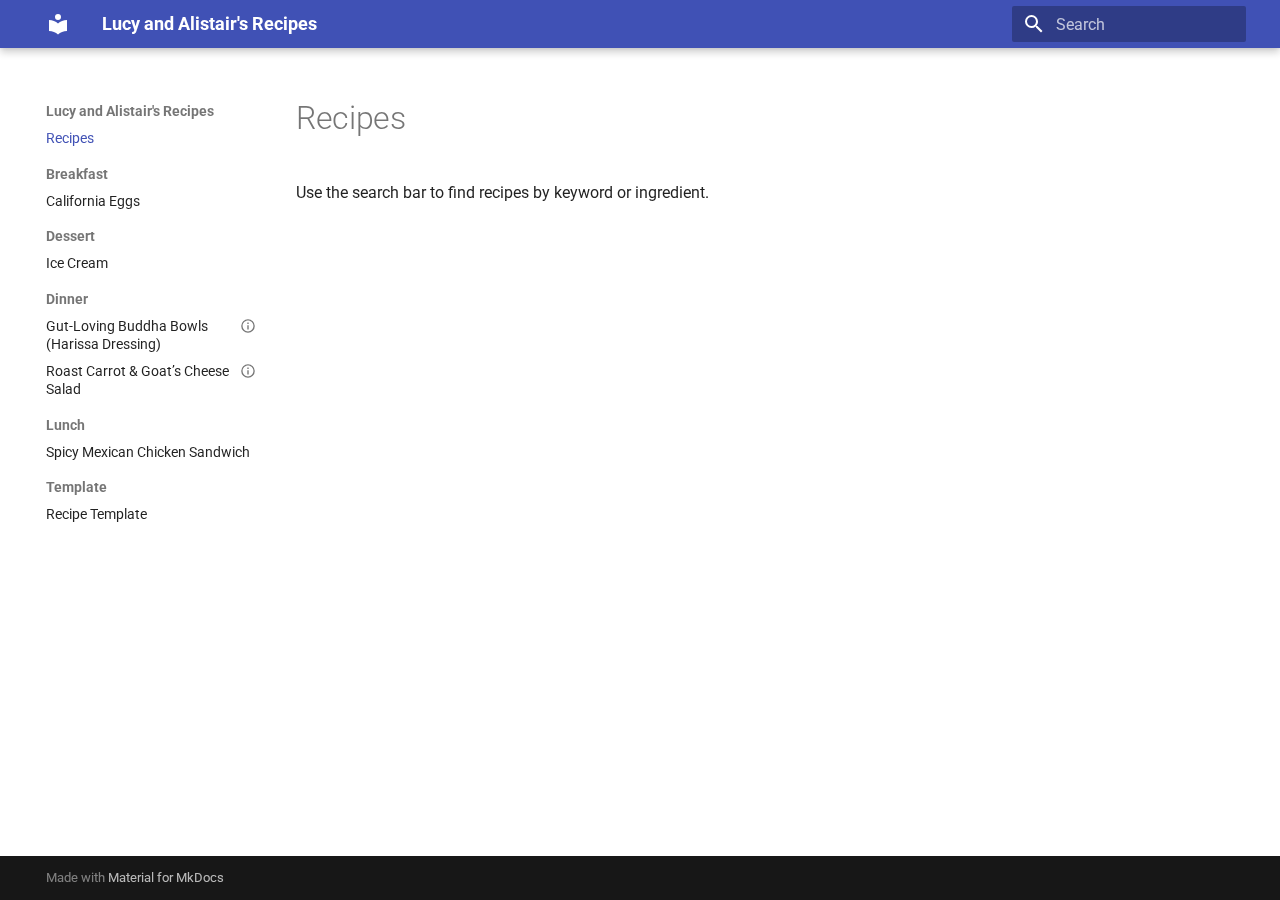
<file: index.html>
<!doctype html>
<html lang="en" class="no-js">
  <head>
    
      <meta charset="utf-8">
      <meta name="viewport" content="width=device-width,initial-scale=1">
      
      
      
      
      
        <link rel="next" href="Breakfast/California%20Eggs/">
      
      
        
      
      
      <link rel="icon" href="assets/images/favicon.png">
      <meta name="generator" content="mkdocs-1.6.1, mkdocs-material-9.7.1">
    
    
      
        <title>Lucy and Alistair's Recipes</title>
      
    
    
      <link rel="stylesheet" href="assets/stylesheets/main.484c7ddc.min.css">
      
      


    
    
      
    
    
      
        
        
        <link rel="preconnect" href="https://fonts.gstatic.com" crossorigin>
        <link rel="stylesheet" href="https://fonts.googleapis.com/css?family=Roboto:300,300i,400,400i,700,700i%7CRoboto+Mono:400,400i,700,700i&display=fallback">
        <style>:root{--md-text-font:"Roboto";--md-code-font:"Roboto Mono"}</style>
      
    
    
    <script>__md_scope=new URL(".",location),__md_hash=e=>[...e].reduce(((e,_)=>(e<<5)-e+_.charCodeAt(0)),0),__md_get=(e,_=localStorage,t=__md_scope)=>JSON.parse(_.getItem(t.pathname+"."+e)),__md_set=(e,_,t=localStorage,a=__md_scope)=>{try{t.setItem(a.pathname+"."+e,JSON.stringify(_))}catch(e){}}</script>
    
      

    
    
  </head>
  
  
    <body dir="ltr">
  
    
    <input class="md-toggle" data-md-toggle="drawer" type="checkbox" id="__drawer" autocomplete="off">
    <input class="md-toggle" data-md-toggle="search" type="checkbox" id="__search" autocomplete="off">
    <label class="md-overlay" for="__drawer"></label>
    <div data-md-component="skip">
      
        
        <a href="#recipes" class="md-skip">
          Skip to content
        </a>
      
    </div>
    <div data-md-component="announce">
      
    </div>
    
    
      

  

<header class="md-header md-header--shadow" data-md-component="header">
  <nav class="md-header__inner md-grid" aria-label="Header">
    <a href="." title="Lucy and Alistair&#39;s Recipes" class="md-header__button md-logo" aria-label="Lucy and Alistair's Recipes" data-md-component="logo">
      
  
  <svg xmlns="http://www.w3.org/2000/svg" viewBox="0 0 24 24"><path d="M12 8a3 3 0 0 0 3-3 3 3 0 0 0-3-3 3 3 0 0 0-3 3 3 3 0 0 0 3 3m0 3.54C9.64 9.35 6.5 8 3 8v11c3.5 0 6.64 1.35 9 3.54 2.36-2.19 5.5-3.54 9-3.54V8c-3.5 0-6.64 1.35-9 3.54"/></svg>

    </a>
    <label class="md-header__button md-icon" for="__drawer">
      
      <svg xmlns="http://www.w3.org/2000/svg" viewBox="0 0 24 24"><path d="M3 6h18v2H3zm0 5h18v2H3zm0 5h18v2H3z"/></svg>
    </label>
    <div class="md-header__title" data-md-component="header-title">
      <div class="md-header__ellipsis">
        <div class="md-header__topic">
          <span class="md-ellipsis">
            Lucy and Alistair's Recipes
          </span>
        </div>
        <div class="md-header__topic" data-md-component="header-topic">
          <span class="md-ellipsis">
            
              Recipes
            
          </span>
        </div>
      </div>
    </div>
    
    
      <script>var palette=__md_get("__palette");if(palette&&palette.color){if("(prefers-color-scheme)"===palette.color.media){var media=matchMedia("(prefers-color-scheme: light)"),input=document.querySelector(media.matches?"[data-md-color-media='(prefers-color-scheme: light)']":"[data-md-color-media='(prefers-color-scheme: dark)']");palette.color.media=input.getAttribute("data-md-color-media"),palette.color.scheme=input.getAttribute("data-md-color-scheme"),palette.color.primary=input.getAttribute("data-md-color-primary"),palette.color.accent=input.getAttribute("data-md-color-accent")}for(var[key,value]of Object.entries(palette.color))document.body.setAttribute("data-md-color-"+key,value)}</script>
    
    
    
      
      
        <label class="md-header__button md-icon" for="__search">
          
          <svg xmlns="http://www.w3.org/2000/svg" viewBox="0 0 24 24"><path d="M9.5 3A6.5 6.5 0 0 1 16 9.5c0 1.61-.59 3.09-1.56 4.23l.27.27h.79l5 5-1.5 1.5-5-5v-.79l-.27-.27A6.52 6.52 0 0 1 9.5 16 6.5 6.5 0 0 1 3 9.5 6.5 6.5 0 0 1 9.5 3m0 2C7 5 5 7 5 9.5S7 14 9.5 14 14 12 14 9.5 12 5 9.5 5"/></svg>
        </label>
        <div class="md-search" data-md-component="search" role="dialog">
  <label class="md-search__overlay" for="__search"></label>
  <div class="md-search__inner" role="search">
    <form class="md-search__form" name="search">
      <input type="text" class="md-search__input" name="query" aria-label="Search" placeholder="Search" autocapitalize="off" autocorrect="off" autocomplete="off" spellcheck="false" data-md-component="search-query" required>
      <label class="md-search__icon md-icon" for="__search">
        
        <svg xmlns="http://www.w3.org/2000/svg" viewBox="0 0 24 24"><path d="M9.5 3A6.5 6.5 0 0 1 16 9.5c0 1.61-.59 3.09-1.56 4.23l.27.27h.79l5 5-1.5 1.5-5-5v-.79l-.27-.27A6.52 6.52 0 0 1 9.5 16 6.5 6.5 0 0 1 3 9.5 6.5 6.5 0 0 1 9.5 3m0 2C7 5 5 7 5 9.5S7 14 9.5 14 14 12 14 9.5 12 5 9.5 5"/></svg>
        
        <svg xmlns="http://www.w3.org/2000/svg" viewBox="0 0 24 24"><path d="M20 11v2H8l5.5 5.5-1.42 1.42L4.16 12l7.92-7.92L13.5 5.5 8 11z"/></svg>
      </label>
      <nav class="md-search__options" aria-label="Search">
        
        <button type="reset" class="md-search__icon md-icon" title="Clear" aria-label="Clear" tabindex="-1">
          
          <svg xmlns="http://www.w3.org/2000/svg" viewBox="0 0 24 24"><path d="M19 6.41 17.59 5 12 10.59 6.41 5 5 6.41 10.59 12 5 17.59 6.41 19 12 13.41 17.59 19 19 17.59 13.41 12z"/></svg>
        </button>
      </nav>
      
        <div class="md-search__suggest" data-md-component="search-suggest"></div>
      
    </form>
    <div class="md-search__output">
      <div class="md-search__scrollwrap" tabindex="0" data-md-scrollfix>
        <div class="md-search-result" data-md-component="search-result">
          <div class="md-search-result__meta">
            Initializing search
          </div>
          <ol class="md-search-result__list" role="presentation"></ol>
        </div>
      </div>
    </div>
  </div>
</div>
      
    
    
  </nav>
  
</header>
    
    <div class="md-container" data-md-component="container">
      
      
        
          
        
      
      <main class="md-main" data-md-component="main">
        <div class="md-main__inner md-grid">
          
            
              
              <div class="md-sidebar md-sidebar--primary" data-md-component="sidebar" data-md-type="navigation" >
                <div class="md-sidebar__scrollwrap">
                  <div class="md-sidebar__inner">
                    



<nav class="md-nav md-nav--primary" aria-label="Navigation" data-md-level="0">
  <label class="md-nav__title" for="__drawer">
    <a href="." title="Lucy and Alistair&#39;s Recipes" class="md-nav__button md-logo" aria-label="Lucy and Alistair's Recipes" data-md-component="logo">
      
  
  <svg xmlns="http://www.w3.org/2000/svg" viewBox="0 0 24 24"><path d="M12 8a3 3 0 0 0 3-3 3 3 0 0 0-3-3 3 3 0 0 0-3 3 3 3 0 0 0 3 3m0 3.54C9.64 9.35 6.5 8 3 8v11c3.5 0 6.64 1.35 9 3.54 2.36-2.19 5.5-3.54 9-3.54V8c-3.5 0-6.64 1.35-9 3.54"/></svg>

    </a>
    Lucy and Alistair's Recipes
  </label>
  
  <ul class="md-nav__list" data-md-scrollfix>
    
      
      
  
  
    
  
  
  
    <li class="md-nav__item md-nav__item--active">
      
      <input class="md-nav__toggle md-toggle" type="checkbox" id="__toc">
      
      
        
      
      
      <a href="." class="md-nav__link md-nav__link--active">
        
  
  
  <span class="md-ellipsis">
    
  
    Recipes
  

    
  </span>
  
  

      </a>
      
    </li>
  

    
      
      
  
  
  
  
    
    
      
        
      
    
    
    
      
        
        
      
    
    
    <li class="md-nav__item md-nav__item--section md-nav__item--nested">
      
        
        
          
        
        <input class="md-nav__toggle md-toggle md-toggle--indeterminate" type="checkbox" id="__nav_2" >
        
          
          <label class="md-nav__link" for="__nav_2" id="__nav_2_label" tabindex="">
            
  
  
  <span class="md-ellipsis">
    
  
    Breakfast
  

    
  </span>
  
  

            <span class="md-nav__icon md-icon"></span>
          </label>
        
        <nav class="md-nav" data-md-level="1" aria-labelledby="__nav_2_label" aria-expanded="false">
          <label class="md-nav__title" for="__nav_2">
            <span class="md-nav__icon md-icon"></span>
            
  
    Breakfast
  

          </label>
          <ul class="md-nav__list" data-md-scrollfix>
            
              
                
  
  
  
  
    <li class="md-nav__item">
      <a href="Breakfast/California%20Eggs/" class="md-nav__link">
        
  
  
  <span class="md-ellipsis">
    
  
    California Eggs
  

    
  </span>
  
  

      </a>
    </li>
  

              
            
          </ul>
        </nav>
      
    </li>
  

    
      
      
  
  
  
  
    
    
      
        
      
    
    
    
      
        
        
      
    
    
    <li class="md-nav__item md-nav__item--section md-nav__item--nested">
      
        
        
          
        
        <input class="md-nav__toggle md-toggle md-toggle--indeterminate" type="checkbox" id="__nav_3" >
        
          
          <label class="md-nav__link" for="__nav_3" id="__nav_3_label" tabindex="">
            
  
  
  <span class="md-ellipsis">
    
  
    Dessert
  

    
  </span>
  
  

            <span class="md-nav__icon md-icon"></span>
          </label>
        
        <nav class="md-nav" data-md-level="1" aria-labelledby="__nav_3_label" aria-expanded="false">
          <label class="md-nav__title" for="__nav_3">
            <span class="md-nav__icon md-icon"></span>
            
  
    Dessert
  

          </label>
          <ul class="md-nav__list" data-md-scrollfix>
            
              
                
  
  
  
  
    <li class="md-nav__item">
      <a href="Dessert/Dessert%20test/" class="md-nav__link">
        
  
  
  <span class="md-ellipsis">
    
  
    Ice Cream
  

    
  </span>
  
  

      </a>
    </li>
  

              
            
          </ul>
        </nav>
      
    </li>
  

    
      
      
  
  
  
  
    
    
      
        
      
        
      
    
    
    
      
        
        
      
    
    
    <li class="md-nav__item md-nav__item--section md-nav__item--nested">
      
        
        
          
        
        <input class="md-nav__toggle md-toggle md-toggle--indeterminate" type="checkbox" id="__nav_4" >
        
          
          <label class="md-nav__link" for="__nav_4" id="__nav_4_label" tabindex="">
            
  
  
  <span class="md-ellipsis">
    
  
    Dinner
  

    
  </span>
  
  

            <span class="md-nav__icon md-icon"></span>
          </label>
        
        <nav class="md-nav" data-md-level="1" aria-labelledby="__nav_4_label" aria-expanded="false">
          <label class="md-nav__title" for="__nav_4">
            <span class="md-nav__icon md-icon"></span>
            
  
    Dinner
  

          </label>
          <ul class="md-nav__list" data-md-scrollfix>
            
              
                
  
  
  
  
    <li class="md-nav__item">
      <a href="Dinner/Buddah%20Bowl/" class="md-nav__link">
        
  
  
  <span class="md-ellipsis">
    
  
    Gut-Loving Buddha Bowls (Harissa Dressing)
  

    
  </span>
  
  
    
  
  
    <span class="md-status md-status--loved"></span>
  

  

      </a>
    </li>
  

              
            
              
                
  
  
  
  
    <li class="md-nav__item">
      <a href="Dinner/Roast%20carrot%20and%20goats%20cheese%20salad/" class="md-nav__link">
        
  
  
  <span class="md-ellipsis">
    
  
    Roast Carrot &amp; Goat’s Cheese Salad
  

    
  </span>
  
  
    
  
  
    <span class="md-status md-status--loved"></span>
  

  

      </a>
    </li>
  

              
            
          </ul>
        </nav>
      
    </li>
  

    
      
      
  
  
  
  
    
    
      
        
      
    
    
    
      
        
        
      
    
    
    <li class="md-nav__item md-nav__item--section md-nav__item--nested">
      
        
        
          
        
        <input class="md-nav__toggle md-toggle md-toggle--indeterminate" type="checkbox" id="__nav_5" >
        
          
          <label class="md-nav__link" for="__nav_5" id="__nav_5_label" tabindex="">
            
  
  
  <span class="md-ellipsis">
    
  
    Lunch
  

    
  </span>
  
  

            <span class="md-nav__icon md-icon"></span>
          </label>
        
        <nav class="md-nav" data-md-level="1" aria-labelledby="__nav_5_label" aria-expanded="false">
          <label class="md-nav__title" for="__nav_5">
            <span class="md-nav__icon md-icon"></span>
            
  
    Lunch
  

          </label>
          <ul class="md-nav__list" data-md-scrollfix>
            
              
                
  
  
  
  
    <li class="md-nav__item">
      <a href="Lunch/Lunch%20Test/" class="md-nav__link">
        
  
  
  <span class="md-ellipsis">
    
  
    Spicy Mexican Chicken Sandwich
  

    
  </span>
  
  

      </a>
    </li>
  

              
            
          </ul>
        </nav>
      
    </li>
  

    
      
      
  
  
  
  
    
    
      
        
      
    
    
    
      
        
        
      
    
    
    <li class="md-nav__item md-nav__item--section md-nav__item--nested">
      
        
        
          
        
        <input class="md-nav__toggle md-toggle md-toggle--indeterminate" type="checkbox" id="__nav_6" >
        
          
          <label class="md-nav__link" for="__nav_6" id="__nav_6_label" tabindex="">
            
  
  
  <span class="md-ellipsis">
    
  
     Template
  

    
  </span>
  
  

            <span class="md-nav__icon md-icon"></span>
          </label>
        
        <nav class="md-nav" data-md-level="1" aria-labelledby="__nav_6_label" aria-expanded="false">
          <label class="md-nav__title" for="__nav_6">
            <span class="md-nav__icon md-icon"></span>
            
  
     Template
  

          </label>
          <ul class="md-nav__list" data-md-scrollfix>
            
              
                
  
  
  
  
    <li class="md-nav__item">
      <a href="_Template/Recipe%20Template/" class="md-nav__link">
        
  
  
  <span class="md-ellipsis">
    
  
    Recipe Template
  

    
  </span>
  
  

      </a>
    </li>
  

              
            
          </ul>
        </nav>
      
    </li>
  

    
  </ul>
</nav>
                  </div>
                </div>
              </div>
            
            
              
              <div class="md-sidebar md-sidebar--secondary" data-md-component="sidebar" data-md-type="toc" >
                <div class="md-sidebar__scrollwrap">
                  <div class="md-sidebar__inner">
                    

<nav class="md-nav md-nav--secondary" aria-label="Table of contents">
  
  
  
    
  
  
</nav>
                  </div>
                </div>
              </div>
            
          
          
            <div class="md-content" data-md-component="content">
              
              <article class="md-content__inner md-typeset">
                
                  



<h1 id="recipes">Recipes</h1>
<p>Use the search bar to find recipes by keyword or ingredient.</p>












                
              </article>
            </div>
          
          
<script>var target=document.getElementById(location.hash.slice(1));target&&target.name&&(target.checked=target.name.startsWith("__tabbed_"))</script>
        </div>
        
      </main>
      
        <footer class="md-footer">
  
  <div class="md-footer-meta md-typeset">
    <div class="md-footer-meta__inner md-grid">
      <div class="md-copyright">
  
  
    Made with
    <a href="https://squidfunk.github.io/mkdocs-material/" target="_blank" rel="noopener">
      Material for MkDocs
    </a>
  
</div>
      
    </div>
  </div>
</footer>
      
    </div>
    <div class="md-dialog" data-md-component="dialog">
      <div class="md-dialog__inner md-typeset"></div>
    </div>
    
    
    
      
      
      <script id="__config" type="application/json">{"annotate": null, "base": ".", "features": ["navigation.sections", "navigation.expand", "navigation.indexes", "search.highlight", "search.suggest"], "search": "assets/javascripts/workers/search.2c215733.min.js", "tags": null, "translations": {"clipboard.copied": "Copied to clipboard", "clipboard.copy": "Copy to clipboard", "search.result.more.one": "1 more on this page", "search.result.more.other": "# more on this page", "search.result.none": "No matching documents", "search.result.one": "1 matching document", "search.result.other": "# matching documents", "search.result.placeholder": "Type to start searching", "search.result.term.missing": "Missing", "select.version": "Select version"}, "version": null}</script>
    
    
      <script src="assets/javascripts/bundle.79ae519e.min.js"></script>
      
    
  </body>
</html>
</file>
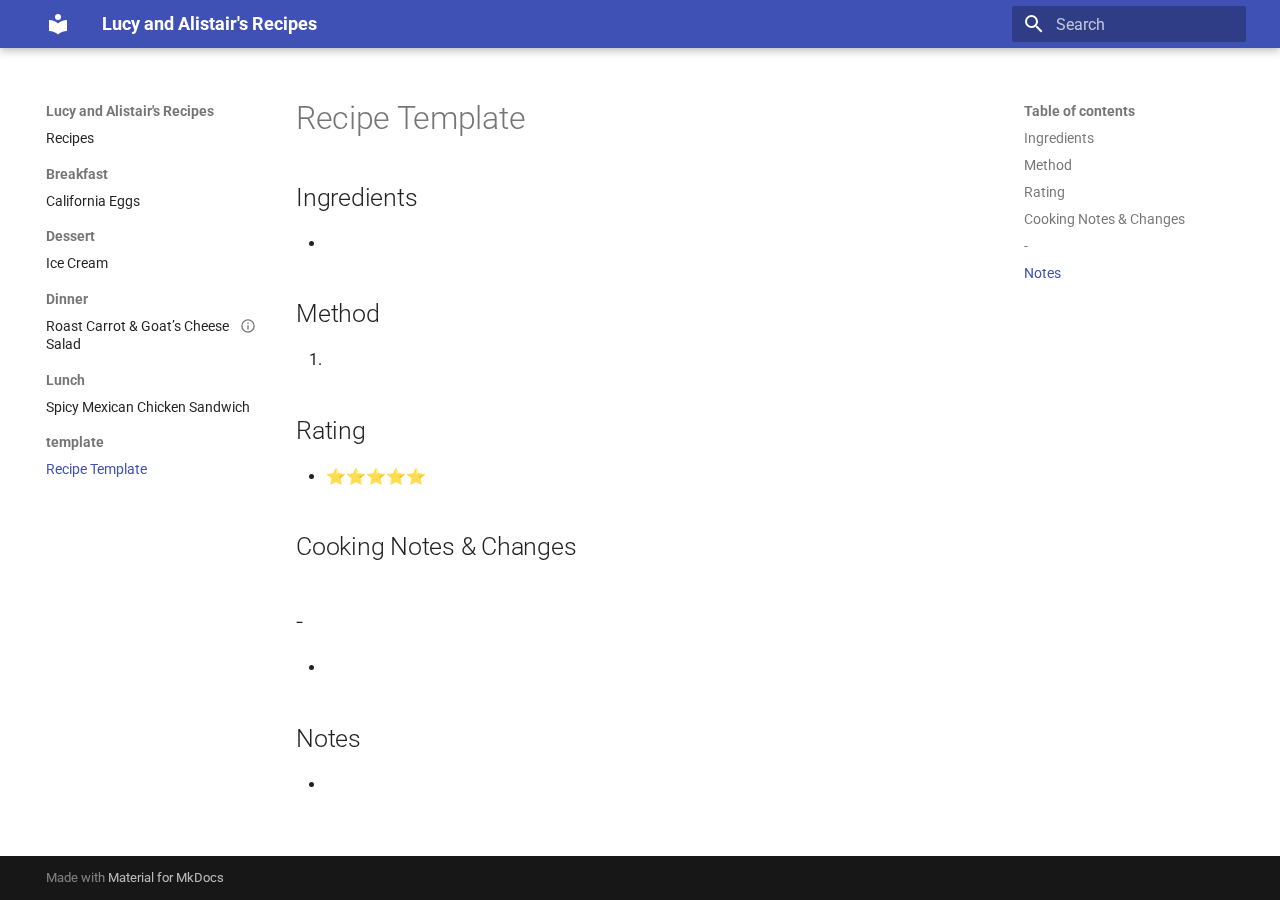
<file: _template/Recipe Template/index.html>
<!doctype html>
<html lang="en" class="no-js">
  <head>
    
      <meta charset="utf-8">
      <meta name="viewport" content="width=device-width,initial-scale=1">
      
      
      
      
        <link rel="prev" href="../../Lunch/Lunch%20Test/">
      
      
      
        
      
      
      <link rel="icon" href="../../assets/images/favicon.png">
      <meta name="generator" content="mkdocs-1.6.1, mkdocs-material-9.7.1">
    
    
      
        <title>Recipe Template - Lucy and Alistair's Recipes</title>
      
    
    
      <link rel="stylesheet" href="../../assets/stylesheets/main.484c7ddc.min.css">
      
      


    
    
      
    
    
      
        
        
        <link rel="preconnect" href="https://fonts.gstatic.com" crossorigin>
        <link rel="stylesheet" href="https://fonts.googleapis.com/css?family=Roboto:300,300i,400,400i,700,700i%7CRoboto+Mono:400,400i,700,700i&display=fallback">
        <style>:root{--md-text-font:"Roboto";--md-code-font:"Roboto Mono"}</style>
      
    
    
    <script>__md_scope=new URL("../..",location),__md_hash=e=>[...e].reduce(((e,_)=>(e<<5)-e+_.charCodeAt(0)),0),__md_get=(e,_=localStorage,t=__md_scope)=>JSON.parse(_.getItem(t.pathname+"."+e)),__md_set=(e,_,t=localStorage,a=__md_scope)=>{try{t.setItem(a.pathname+"."+e,JSON.stringify(_))}catch(e){}}</script>
    
      

    
    
  </head>
  
  
    <body dir="ltr">
  
    
    <input class="md-toggle" data-md-toggle="drawer" type="checkbox" id="__drawer" autocomplete="off">
    <input class="md-toggle" data-md-toggle="search" type="checkbox" id="__search" autocomplete="off">
    <label class="md-overlay" for="__drawer"></label>
    <div data-md-component="skip">
      
        
        <a href="#recipe-template" class="md-skip">
          Skip to content
        </a>
      
    </div>
    <div data-md-component="announce">
      
    </div>
    
    
      

  

<header class="md-header md-header--shadow" data-md-component="header">
  <nav class="md-header__inner md-grid" aria-label="Header">
    <a href="../.." title="Lucy and Alistair&#39;s Recipes" class="md-header__button md-logo" aria-label="Lucy and Alistair's Recipes" data-md-component="logo">
      
  
  <svg xmlns="http://www.w3.org/2000/svg" viewBox="0 0 24 24"><path d="M12 8a3 3 0 0 0 3-3 3 3 0 0 0-3-3 3 3 0 0 0-3 3 3 3 0 0 0 3 3m0 3.54C9.64 9.35 6.5 8 3 8v11c3.5 0 6.64 1.35 9 3.54 2.36-2.19 5.5-3.54 9-3.54V8c-3.5 0-6.64 1.35-9 3.54"/></svg>

    </a>
    <label class="md-header__button md-icon" for="__drawer">
      
      <svg xmlns="http://www.w3.org/2000/svg" viewBox="0 0 24 24"><path d="M3 6h18v2H3zm0 5h18v2H3zm0 5h18v2H3z"/></svg>
    </label>
    <div class="md-header__title" data-md-component="header-title">
      <div class="md-header__ellipsis">
        <div class="md-header__topic">
          <span class="md-ellipsis">
            Lucy and Alistair's Recipes
          </span>
        </div>
        <div class="md-header__topic" data-md-component="header-topic">
          <span class="md-ellipsis">
            
              Recipe Template
            
          </span>
        </div>
      </div>
    </div>
    
    
      <script>var palette=__md_get("__palette");if(palette&&palette.color){if("(prefers-color-scheme)"===palette.color.media){var media=matchMedia("(prefers-color-scheme: light)"),input=document.querySelector(media.matches?"[data-md-color-media='(prefers-color-scheme: light)']":"[data-md-color-media='(prefers-color-scheme: dark)']");palette.color.media=input.getAttribute("data-md-color-media"),palette.color.scheme=input.getAttribute("data-md-color-scheme"),palette.color.primary=input.getAttribute("data-md-color-primary"),palette.color.accent=input.getAttribute("data-md-color-accent")}for(var[key,value]of Object.entries(palette.color))document.body.setAttribute("data-md-color-"+key,value)}</script>
    
    
    
      
      
        <label class="md-header__button md-icon" for="__search">
          
          <svg xmlns="http://www.w3.org/2000/svg" viewBox="0 0 24 24"><path d="M9.5 3A6.5 6.5 0 0 1 16 9.5c0 1.61-.59 3.09-1.56 4.23l.27.27h.79l5 5-1.5 1.5-5-5v-.79l-.27-.27A6.52 6.52 0 0 1 9.5 16 6.5 6.5 0 0 1 3 9.5 6.5 6.5 0 0 1 9.5 3m0 2C7 5 5 7 5 9.5S7 14 9.5 14 14 12 14 9.5 12 5 9.5 5"/></svg>
        </label>
        <div class="md-search" data-md-component="search" role="dialog">
  <label class="md-search__overlay" for="__search"></label>
  <div class="md-search__inner" role="search">
    <form class="md-search__form" name="search">
      <input type="text" class="md-search__input" name="query" aria-label="Search" placeholder="Search" autocapitalize="off" autocorrect="off" autocomplete="off" spellcheck="false" data-md-component="search-query" required>
      <label class="md-search__icon md-icon" for="__search">
        
        <svg xmlns="http://www.w3.org/2000/svg" viewBox="0 0 24 24"><path d="M9.5 3A6.5 6.5 0 0 1 16 9.5c0 1.61-.59 3.09-1.56 4.23l.27.27h.79l5 5-1.5 1.5-5-5v-.79l-.27-.27A6.52 6.52 0 0 1 9.5 16 6.5 6.5 0 0 1 3 9.5 6.5 6.5 0 0 1 9.5 3m0 2C7 5 5 7 5 9.5S7 14 9.5 14 14 12 14 9.5 12 5 9.5 5"/></svg>
        
        <svg xmlns="http://www.w3.org/2000/svg" viewBox="0 0 24 24"><path d="M20 11v2H8l5.5 5.5-1.42 1.42L4.16 12l7.92-7.92L13.5 5.5 8 11z"/></svg>
      </label>
      <nav class="md-search__options" aria-label="Search">
        
        <button type="reset" class="md-search__icon md-icon" title="Clear" aria-label="Clear" tabindex="-1">
          
          <svg xmlns="http://www.w3.org/2000/svg" viewBox="0 0 24 24"><path d="M19 6.41 17.59 5 12 10.59 6.41 5 5 6.41 10.59 12 5 17.59 6.41 19 12 13.41 17.59 19 19 17.59 13.41 12z"/></svg>
        </button>
      </nav>
      
        <div class="md-search__suggest" data-md-component="search-suggest"></div>
      
    </form>
    <div class="md-search__output">
      <div class="md-search__scrollwrap" tabindex="0" data-md-scrollfix>
        <div class="md-search-result" data-md-component="search-result">
          <div class="md-search-result__meta">
            Initializing search
          </div>
          <ol class="md-search-result__list" role="presentation"></ol>
        </div>
      </div>
    </div>
  </div>
</div>
      
    
    
  </nav>
  
</header>
    
    <div class="md-container" data-md-component="container">
      
      
        
          
        
      
      <main class="md-main" data-md-component="main">
        <div class="md-main__inner md-grid">
          
            
              
              <div class="md-sidebar md-sidebar--primary" data-md-component="sidebar" data-md-type="navigation" >
                <div class="md-sidebar__scrollwrap">
                  <div class="md-sidebar__inner">
                    



<nav class="md-nav md-nav--primary" aria-label="Navigation" data-md-level="0">
  <label class="md-nav__title" for="__drawer">
    <a href="../.." title="Lucy and Alistair&#39;s Recipes" class="md-nav__button md-logo" aria-label="Lucy and Alistair's Recipes" data-md-component="logo">
      
  
  <svg xmlns="http://www.w3.org/2000/svg" viewBox="0 0 24 24"><path d="M12 8a3 3 0 0 0 3-3 3 3 0 0 0-3-3 3 3 0 0 0-3 3 3 3 0 0 0 3 3m0 3.54C9.64 9.35 6.5 8 3 8v11c3.5 0 6.64 1.35 9 3.54 2.36-2.19 5.5-3.54 9-3.54V8c-3.5 0-6.64 1.35-9 3.54"/></svg>

    </a>
    Lucy and Alistair's Recipes
  </label>
  
  <ul class="md-nav__list" data-md-scrollfix>
    
      
      
  
  
  
  
    <li class="md-nav__item">
      <a href="../.." class="md-nav__link">
        
  
  
  <span class="md-ellipsis">
    
  
    Recipes
  

    
  </span>
  
  

      </a>
    </li>
  

    
      
      
  
  
  
  
    
    
      
        
      
    
    
    
      
        
        
      
    
    
    <li class="md-nav__item md-nav__item--section md-nav__item--nested">
      
        
        
          
        
        <input class="md-nav__toggle md-toggle md-toggle--indeterminate" type="checkbox" id="__nav_2" >
        
          
          <label class="md-nav__link" for="__nav_2" id="__nav_2_label" tabindex="">
            
  
  
  <span class="md-ellipsis">
    
  
    Breakfast
  

    
  </span>
  
  

            <span class="md-nav__icon md-icon"></span>
          </label>
        
        <nav class="md-nav" data-md-level="1" aria-labelledby="__nav_2_label" aria-expanded="false">
          <label class="md-nav__title" for="__nav_2">
            <span class="md-nav__icon md-icon"></span>
            
  
    Breakfast
  

          </label>
          <ul class="md-nav__list" data-md-scrollfix>
            
              
                
  
  
  
  
    <li class="md-nav__item">
      <a href="../../Breakfast/California%20Eggs/" class="md-nav__link">
        
  
  
  <span class="md-ellipsis">
    
  
    California Eggs
  

    
  </span>
  
  

      </a>
    </li>
  

              
            
          </ul>
        </nav>
      
    </li>
  

    
      
      
  
  
  
  
    
    
      
        
      
    
    
    
      
        
        
      
    
    
    <li class="md-nav__item md-nav__item--section md-nav__item--nested">
      
        
        
          
        
        <input class="md-nav__toggle md-toggle md-toggle--indeterminate" type="checkbox" id="__nav_3" >
        
          
          <label class="md-nav__link" for="__nav_3" id="__nav_3_label" tabindex="">
            
  
  
  <span class="md-ellipsis">
    
  
    Dessert
  

    
  </span>
  
  

            <span class="md-nav__icon md-icon"></span>
          </label>
        
        <nav class="md-nav" data-md-level="1" aria-labelledby="__nav_3_label" aria-expanded="false">
          <label class="md-nav__title" for="__nav_3">
            <span class="md-nav__icon md-icon"></span>
            
  
    Dessert
  

          </label>
          <ul class="md-nav__list" data-md-scrollfix>
            
              
                
  
  
  
  
    <li class="md-nav__item">
      <a href="../../Dessert/Dessert%20test/" class="md-nav__link">
        
  
  
  <span class="md-ellipsis">
    
  
    Ice Cream
  

    
  </span>
  
  

      </a>
    </li>
  

              
            
          </ul>
        </nav>
      
    </li>
  

    
      
      
  
  
  
  
    
    
      
        
      
    
    
    
      
        
        
      
    
    
    <li class="md-nav__item md-nav__item--section md-nav__item--nested">
      
        
        
          
        
        <input class="md-nav__toggle md-toggle md-toggle--indeterminate" type="checkbox" id="__nav_4" >
        
          
          <label class="md-nav__link" for="__nav_4" id="__nav_4_label" tabindex="">
            
  
  
  <span class="md-ellipsis">
    
  
    Dinner
  

    
  </span>
  
  

            <span class="md-nav__icon md-icon"></span>
          </label>
        
        <nav class="md-nav" data-md-level="1" aria-labelledby="__nav_4_label" aria-expanded="false">
          <label class="md-nav__title" for="__nav_4">
            <span class="md-nav__icon md-icon"></span>
            
  
    Dinner
  

          </label>
          <ul class="md-nav__list" data-md-scrollfix>
            
              
                
  
  
  
  
    <li class="md-nav__item">
      <a href="../../Dinner/Roast%20carrot%20and%20goats%20cheese%20salad/" class="md-nav__link">
        
  
  
  <span class="md-ellipsis">
    
  
    Roast Carrot &amp; Goat’s Cheese Salad
  

    
  </span>
  
  
    
  
  
    <span class="md-status md-status--tested-source"></span>
  

  

      </a>
    </li>
  

              
            
          </ul>
        </nav>
      
    </li>
  

    
      
      
  
  
  
  
    
    
      
        
      
    
    
    
      
        
        
      
    
    
    <li class="md-nav__item md-nav__item--section md-nav__item--nested">
      
        
        
          
        
        <input class="md-nav__toggle md-toggle md-toggle--indeterminate" type="checkbox" id="__nav_5" >
        
          
          <label class="md-nav__link" for="__nav_5" id="__nav_5_label" tabindex="">
            
  
  
  <span class="md-ellipsis">
    
  
    Lunch
  

    
  </span>
  
  

            <span class="md-nav__icon md-icon"></span>
          </label>
        
        <nav class="md-nav" data-md-level="1" aria-labelledby="__nav_5_label" aria-expanded="false">
          <label class="md-nav__title" for="__nav_5">
            <span class="md-nav__icon md-icon"></span>
            
  
    Lunch
  

          </label>
          <ul class="md-nav__list" data-md-scrollfix>
            
              
                
  
  
  
  
    <li class="md-nav__item">
      <a href="../../Lunch/Lunch%20Test/" class="md-nav__link">
        
  
  
  <span class="md-ellipsis">
    
  
    Spicy Mexican Chicken Sandwich
  

    
  </span>
  
  

      </a>
    </li>
  

              
            
          </ul>
        </nav>
      
    </li>
  

    
      
      
  
  
    
  
  
  
    
    
      
        
      
    
    
    
      
        
        
      
    
    
    <li class="md-nav__item md-nav__item--active md-nav__item--section md-nav__item--nested">
      
        
        
        <input class="md-nav__toggle md-toggle " type="checkbox" id="__nav_6" checked>
        
          
          <label class="md-nav__link" for="__nav_6" id="__nav_6_label" tabindex="">
            
  
  
  <span class="md-ellipsis">
    
  
     template
  

    
  </span>
  
  

            <span class="md-nav__icon md-icon"></span>
          </label>
        
        <nav class="md-nav" data-md-level="1" aria-labelledby="__nav_6_label" aria-expanded="true">
          <label class="md-nav__title" for="__nav_6">
            <span class="md-nav__icon md-icon"></span>
            
  
     template
  

          </label>
          <ul class="md-nav__list" data-md-scrollfix>
            
              
                
  
  
    
  
  
  
    <li class="md-nav__item md-nav__item--active">
      
      <input class="md-nav__toggle md-toggle" type="checkbox" id="__toc">
      
      
        
      
      
        <label class="md-nav__link md-nav__link--active" for="__toc">
          
  
  
  <span class="md-ellipsis">
    
  
    Recipe Template
  

    
  </span>
  
  

          <span class="md-nav__icon md-icon"></span>
        </label>
      
      <a href="./" class="md-nav__link md-nav__link--active">
        
  
  
  <span class="md-ellipsis">
    
  
    Recipe Template
  

    
  </span>
  
  

      </a>
      
        

<nav class="md-nav md-nav--secondary" aria-label="Table of contents">
  
  
  
    
  
  
    <label class="md-nav__title" for="__toc">
      <span class="md-nav__icon md-icon"></span>
      Table of contents
    </label>
    <ul class="md-nav__list" data-md-component="toc" data-md-scrollfix>
      
        <li class="md-nav__item">
  <a href="#ingredients" class="md-nav__link">
    <span class="md-ellipsis">
      
        Ingredients
      
    </span>
  </a>
  
</li>
      
        <li class="md-nav__item">
  <a href="#method" class="md-nav__link">
    <span class="md-ellipsis">
      
        Method
      
    </span>
  </a>
  
</li>
      
        <li class="md-nav__item">
  <a href="#rating" class="md-nav__link">
    <span class="md-ellipsis">
      
        Rating
      
    </span>
  </a>
  
</li>
      
        <li class="md-nav__item">
  <a href="#cooking-notes-changes" class="md-nav__link">
    <span class="md-ellipsis">
      
        Cooking Notes &amp; Changes
      
    </span>
  </a>
  
</li>
      
        <li class="md-nav__item">
  <a href="#-" class="md-nav__link">
    <span class="md-ellipsis">
      
        -
      
    </span>
  </a>
  
</li>
      
        <li class="md-nav__item">
  <a href="#notes" class="md-nav__link">
    <span class="md-ellipsis">
      
        Notes
      
    </span>
  </a>
  
</li>
      
    </ul>
  
</nav>
      
    </li>
  

              
            
          </ul>
        </nav>
      
    </li>
  

    
  </ul>
</nav>
                  </div>
                </div>
              </div>
            
            
              
              <div class="md-sidebar md-sidebar--secondary" data-md-component="sidebar" data-md-type="toc" >
                <div class="md-sidebar__scrollwrap">
                  <div class="md-sidebar__inner">
                    

<nav class="md-nav md-nav--secondary" aria-label="Table of contents">
  
  
  
    
  
  
    <label class="md-nav__title" for="__toc">
      <span class="md-nav__icon md-icon"></span>
      Table of contents
    </label>
    <ul class="md-nav__list" data-md-component="toc" data-md-scrollfix>
      
        <li class="md-nav__item">
  <a href="#ingredients" class="md-nav__link">
    <span class="md-ellipsis">
      
        Ingredients
      
    </span>
  </a>
  
</li>
      
        <li class="md-nav__item">
  <a href="#method" class="md-nav__link">
    <span class="md-ellipsis">
      
        Method
      
    </span>
  </a>
  
</li>
      
        <li class="md-nav__item">
  <a href="#rating" class="md-nav__link">
    <span class="md-ellipsis">
      
        Rating
      
    </span>
  </a>
  
</li>
      
        <li class="md-nav__item">
  <a href="#cooking-notes-changes" class="md-nav__link">
    <span class="md-ellipsis">
      
        Cooking Notes &amp; Changes
      
    </span>
  </a>
  
</li>
      
        <li class="md-nav__item">
  <a href="#-" class="md-nav__link">
    <span class="md-ellipsis">
      
        -
      
    </span>
  </a>
  
</li>
      
        <li class="md-nav__item">
  <a href="#notes" class="md-nav__link">
    <span class="md-ellipsis">
      
        Notes
      
    </span>
  </a>
  
</li>
      
    </ul>
  
</nav>
                  </div>
                </div>
              </div>
            
          
          
            <div class="md-content" data-md-component="content">
              
              <article class="md-content__inner md-typeset">
                
                  



<h1 id="recipe-template">Recipe Template</h1>
<h2 id="ingredients">Ingredients</h2>
<ul>
<li></li>
</ul>
<h2 id="method">Method</h2>
<ol>
<li></li>
</ol>
<h2 id="rating">Rating</h2>
<ul>
<li>⭐⭐⭐⭐⭐  </li>
</ul>
<h2 id="cooking-notes-changes">Cooking Notes &amp; Changes</h2>
<h2 id="-">-</h2>
<ul>
<li></li>
</ul>
<h2 id="notes">Notes</h2>
<ul>
<li></li>
</ul>







  
  






                
              </article>
            </div>
          
          
<script>var target=document.getElementById(location.hash.slice(1));target&&target.name&&(target.checked=target.name.startsWith("__tabbed_"))</script>
        </div>
        
      </main>
      
        <footer class="md-footer">
  
  <div class="md-footer-meta md-typeset">
    <div class="md-footer-meta__inner md-grid">
      <div class="md-copyright">
  
  
    Made with
    <a href="https://squidfunk.github.io/mkdocs-material/" target="_blank" rel="noopener">
      Material for MkDocs
    </a>
  
</div>
      
    </div>
  </div>
</footer>
      
    </div>
    <div class="md-dialog" data-md-component="dialog">
      <div class="md-dialog__inner md-typeset"></div>
    </div>
    
    
    
      
      
      <script id="__config" type="application/json">{"annotate": null, "base": "../..", "features": ["navigation.sections", "navigation.expand", "navigation.indexes", "search.highlight", "search.suggest"], "search": "../../assets/javascripts/workers/search.2c215733.min.js", "tags": null, "translations": {"clipboard.copied": "Copied to clipboard", "clipboard.copy": "Copy to clipboard", "search.result.more.one": "1 more on this page", "search.result.more.other": "# more on this page", "search.result.none": "No matching documents", "search.result.one": "1 matching document", "search.result.other": "# matching documents", "search.result.placeholder": "Type to start searching", "search.result.term.missing": "Missing", "select.version": "Select version"}, "version": null}</script>
    
    
      <script src="../../assets/javascripts/bundle.79ae519e.min.js"></script>
      
    
  </body>
</html>
</file>
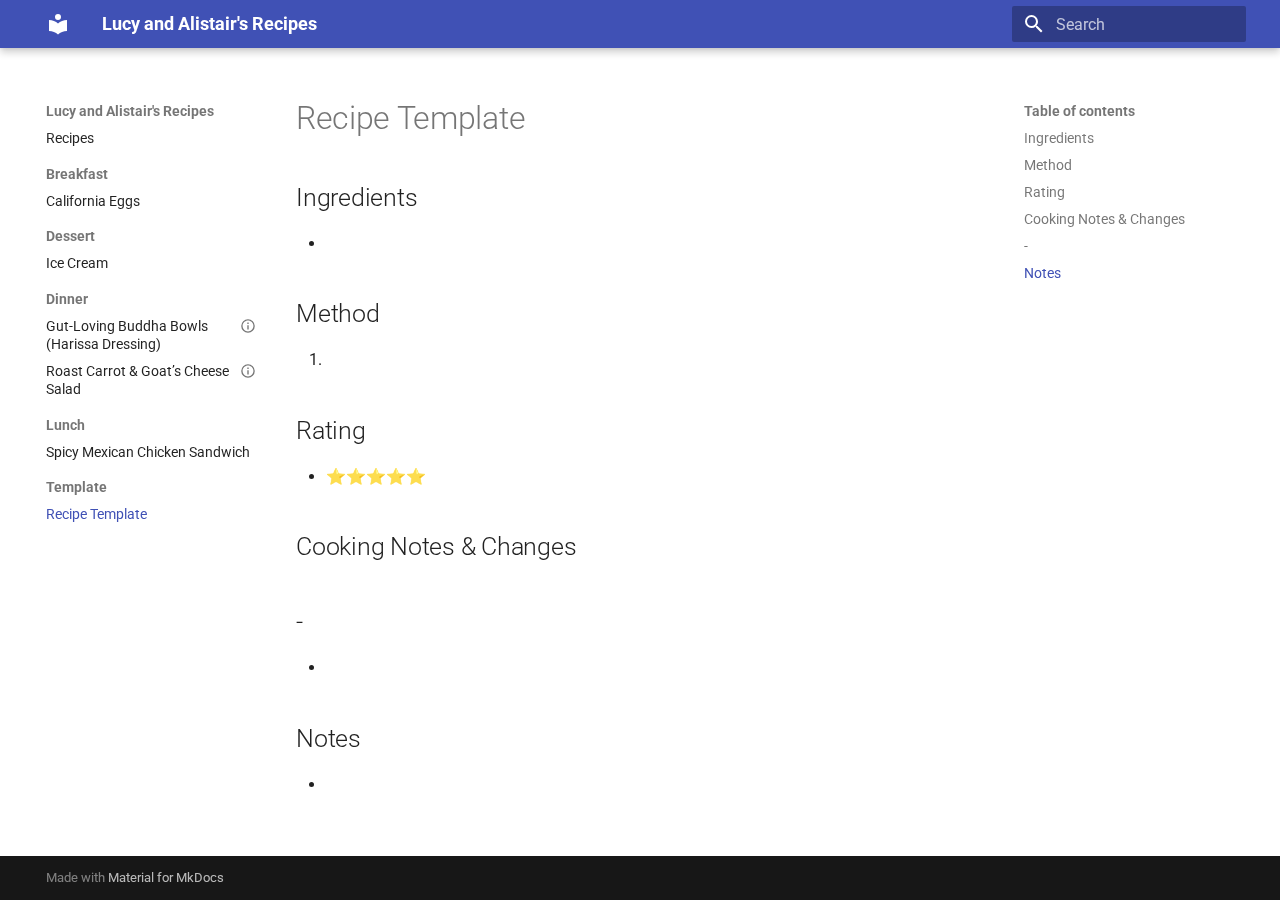
<file: _Template/Recipe Template/index.html>
<!doctype html>
<html lang="en" class="no-js">
  <head>
    
      <meta charset="utf-8">
      <meta name="viewport" content="width=device-width,initial-scale=1">
      
      
      
      
        <link rel="prev" href="../../Lunch/Lunch%20Test/">
      
      
      
        
      
      
      <link rel="icon" href="../../assets/images/favicon.png">
      <meta name="generator" content="mkdocs-1.6.1, mkdocs-material-9.7.1">
    
    
      
        <title>Recipe Template - Lucy and Alistair's Recipes</title>
      
    
    
      <link rel="stylesheet" href="../../assets/stylesheets/main.484c7ddc.min.css">
      
      


    
    
      
    
    
      
        
        
        <link rel="preconnect" href="https://fonts.gstatic.com" crossorigin>
        <link rel="stylesheet" href="https://fonts.googleapis.com/css?family=Roboto:300,300i,400,400i,700,700i%7CRoboto+Mono:400,400i,700,700i&display=fallback">
        <style>:root{--md-text-font:"Roboto";--md-code-font:"Roboto Mono"}</style>
      
    
    
    <script>__md_scope=new URL("../..",location),__md_hash=e=>[...e].reduce(((e,_)=>(e<<5)-e+_.charCodeAt(0)),0),__md_get=(e,_=localStorage,t=__md_scope)=>JSON.parse(_.getItem(t.pathname+"."+e)),__md_set=(e,_,t=localStorage,a=__md_scope)=>{try{t.setItem(a.pathname+"."+e,JSON.stringify(_))}catch(e){}}</script>
    
      

    
    
  </head>
  
  
    <body dir="ltr">
  
    
    <input class="md-toggle" data-md-toggle="drawer" type="checkbox" id="__drawer" autocomplete="off">
    <input class="md-toggle" data-md-toggle="search" type="checkbox" id="__search" autocomplete="off">
    <label class="md-overlay" for="__drawer"></label>
    <div data-md-component="skip">
      
        
        <a href="#recipe-template" class="md-skip">
          Skip to content
        </a>
      
    </div>
    <div data-md-component="announce">
      
    </div>
    
    
      

  

<header class="md-header md-header--shadow" data-md-component="header">
  <nav class="md-header__inner md-grid" aria-label="Header">
    <a href="../.." title="Lucy and Alistair&#39;s Recipes" class="md-header__button md-logo" aria-label="Lucy and Alistair's Recipes" data-md-component="logo">
      
  
  <svg xmlns="http://www.w3.org/2000/svg" viewBox="0 0 24 24"><path d="M12 8a3 3 0 0 0 3-3 3 3 0 0 0-3-3 3 3 0 0 0-3 3 3 3 0 0 0 3 3m0 3.54C9.64 9.35 6.5 8 3 8v11c3.5 0 6.64 1.35 9 3.54 2.36-2.19 5.5-3.54 9-3.54V8c-3.5 0-6.64 1.35-9 3.54"/></svg>

    </a>
    <label class="md-header__button md-icon" for="__drawer">
      
      <svg xmlns="http://www.w3.org/2000/svg" viewBox="0 0 24 24"><path d="M3 6h18v2H3zm0 5h18v2H3zm0 5h18v2H3z"/></svg>
    </label>
    <div class="md-header__title" data-md-component="header-title">
      <div class="md-header__ellipsis">
        <div class="md-header__topic">
          <span class="md-ellipsis">
            Lucy and Alistair's Recipes
          </span>
        </div>
        <div class="md-header__topic" data-md-component="header-topic">
          <span class="md-ellipsis">
            
              Recipe Template
            
          </span>
        </div>
      </div>
    </div>
    
    
      <script>var palette=__md_get("__palette");if(palette&&palette.color){if("(prefers-color-scheme)"===palette.color.media){var media=matchMedia("(prefers-color-scheme: light)"),input=document.querySelector(media.matches?"[data-md-color-media='(prefers-color-scheme: light)']":"[data-md-color-media='(prefers-color-scheme: dark)']");palette.color.media=input.getAttribute("data-md-color-media"),palette.color.scheme=input.getAttribute("data-md-color-scheme"),palette.color.primary=input.getAttribute("data-md-color-primary"),palette.color.accent=input.getAttribute("data-md-color-accent")}for(var[key,value]of Object.entries(palette.color))document.body.setAttribute("data-md-color-"+key,value)}</script>
    
    
    
      
      
        <label class="md-header__button md-icon" for="__search">
          
          <svg xmlns="http://www.w3.org/2000/svg" viewBox="0 0 24 24"><path d="M9.5 3A6.5 6.5 0 0 1 16 9.5c0 1.61-.59 3.09-1.56 4.23l.27.27h.79l5 5-1.5 1.5-5-5v-.79l-.27-.27A6.52 6.52 0 0 1 9.5 16 6.5 6.5 0 0 1 3 9.5 6.5 6.5 0 0 1 9.5 3m0 2C7 5 5 7 5 9.5S7 14 9.5 14 14 12 14 9.5 12 5 9.5 5"/></svg>
        </label>
        <div class="md-search" data-md-component="search" role="dialog">
  <label class="md-search__overlay" for="__search"></label>
  <div class="md-search__inner" role="search">
    <form class="md-search__form" name="search">
      <input type="text" class="md-search__input" name="query" aria-label="Search" placeholder="Search" autocapitalize="off" autocorrect="off" autocomplete="off" spellcheck="false" data-md-component="search-query" required>
      <label class="md-search__icon md-icon" for="__search">
        
        <svg xmlns="http://www.w3.org/2000/svg" viewBox="0 0 24 24"><path d="M9.5 3A6.5 6.5 0 0 1 16 9.5c0 1.61-.59 3.09-1.56 4.23l.27.27h.79l5 5-1.5 1.5-5-5v-.79l-.27-.27A6.52 6.52 0 0 1 9.5 16 6.5 6.5 0 0 1 3 9.5 6.5 6.5 0 0 1 9.5 3m0 2C7 5 5 7 5 9.5S7 14 9.5 14 14 12 14 9.5 12 5 9.5 5"/></svg>
        
        <svg xmlns="http://www.w3.org/2000/svg" viewBox="0 0 24 24"><path d="M20 11v2H8l5.5 5.5-1.42 1.42L4.16 12l7.92-7.92L13.5 5.5 8 11z"/></svg>
      </label>
      <nav class="md-search__options" aria-label="Search">
        
        <button type="reset" class="md-search__icon md-icon" title="Clear" aria-label="Clear" tabindex="-1">
          
          <svg xmlns="http://www.w3.org/2000/svg" viewBox="0 0 24 24"><path d="M19 6.41 17.59 5 12 10.59 6.41 5 5 6.41 10.59 12 5 17.59 6.41 19 12 13.41 17.59 19 19 17.59 13.41 12z"/></svg>
        </button>
      </nav>
      
        <div class="md-search__suggest" data-md-component="search-suggest"></div>
      
    </form>
    <div class="md-search__output">
      <div class="md-search__scrollwrap" tabindex="0" data-md-scrollfix>
        <div class="md-search-result" data-md-component="search-result">
          <div class="md-search-result__meta">
            Initializing search
          </div>
          <ol class="md-search-result__list" role="presentation"></ol>
        </div>
      </div>
    </div>
  </div>
</div>
      
    
    
  </nav>
  
</header>
    
    <div class="md-container" data-md-component="container">
      
      
        
          
        
      
      <main class="md-main" data-md-component="main">
        <div class="md-main__inner md-grid">
          
            
              
              <div class="md-sidebar md-sidebar--primary" data-md-component="sidebar" data-md-type="navigation" >
                <div class="md-sidebar__scrollwrap">
                  <div class="md-sidebar__inner">
                    



<nav class="md-nav md-nav--primary" aria-label="Navigation" data-md-level="0">
  <label class="md-nav__title" for="__drawer">
    <a href="../.." title="Lucy and Alistair&#39;s Recipes" class="md-nav__button md-logo" aria-label="Lucy and Alistair's Recipes" data-md-component="logo">
      
  
  <svg xmlns="http://www.w3.org/2000/svg" viewBox="0 0 24 24"><path d="M12 8a3 3 0 0 0 3-3 3 3 0 0 0-3-3 3 3 0 0 0-3 3 3 3 0 0 0 3 3m0 3.54C9.64 9.35 6.5 8 3 8v11c3.5 0 6.64 1.35 9 3.54 2.36-2.19 5.5-3.54 9-3.54V8c-3.5 0-6.64 1.35-9 3.54"/></svg>

    </a>
    Lucy and Alistair's Recipes
  </label>
  
  <ul class="md-nav__list" data-md-scrollfix>
    
      
      
  
  
  
  
    <li class="md-nav__item">
      <a href="../.." class="md-nav__link">
        
  
  
  <span class="md-ellipsis">
    
  
    Recipes
  

    
  </span>
  
  

      </a>
    </li>
  

    
      
      
  
  
  
  
    
    
      
        
      
    
    
    
      
        
        
      
    
    
    <li class="md-nav__item md-nav__item--section md-nav__item--nested">
      
        
        
          
        
        <input class="md-nav__toggle md-toggle md-toggle--indeterminate" type="checkbox" id="__nav_2" >
        
          
          <label class="md-nav__link" for="__nav_2" id="__nav_2_label" tabindex="">
            
  
  
  <span class="md-ellipsis">
    
  
    Breakfast
  

    
  </span>
  
  

            <span class="md-nav__icon md-icon"></span>
          </label>
        
        <nav class="md-nav" data-md-level="1" aria-labelledby="__nav_2_label" aria-expanded="false">
          <label class="md-nav__title" for="__nav_2">
            <span class="md-nav__icon md-icon"></span>
            
  
    Breakfast
  

          </label>
          <ul class="md-nav__list" data-md-scrollfix>
            
              
                
  
  
  
  
    <li class="md-nav__item">
      <a href="../../Breakfast/California%20Eggs/" class="md-nav__link">
        
  
  
  <span class="md-ellipsis">
    
  
    California Eggs
  

    
  </span>
  
  

      </a>
    </li>
  

              
            
          </ul>
        </nav>
      
    </li>
  

    
      
      
  
  
  
  
    
    
      
        
      
    
    
    
      
        
        
      
    
    
    <li class="md-nav__item md-nav__item--section md-nav__item--nested">
      
        
        
          
        
        <input class="md-nav__toggle md-toggle md-toggle--indeterminate" type="checkbox" id="__nav_3" >
        
          
          <label class="md-nav__link" for="__nav_3" id="__nav_3_label" tabindex="">
            
  
  
  <span class="md-ellipsis">
    
  
    Dessert
  

    
  </span>
  
  

            <span class="md-nav__icon md-icon"></span>
          </label>
        
        <nav class="md-nav" data-md-level="1" aria-labelledby="__nav_3_label" aria-expanded="false">
          <label class="md-nav__title" for="__nav_3">
            <span class="md-nav__icon md-icon"></span>
            
  
    Dessert
  

          </label>
          <ul class="md-nav__list" data-md-scrollfix>
            
              
                
  
  
  
  
    <li class="md-nav__item">
      <a href="../../Dessert/Dessert%20test/" class="md-nav__link">
        
  
  
  <span class="md-ellipsis">
    
  
    Ice Cream
  

    
  </span>
  
  

      </a>
    </li>
  

              
            
          </ul>
        </nav>
      
    </li>
  

    
      
      
  
  
  
  
    
    
      
        
      
        
      
    
    
    
      
        
        
      
    
    
    <li class="md-nav__item md-nav__item--section md-nav__item--nested">
      
        
        
          
        
        <input class="md-nav__toggle md-toggle md-toggle--indeterminate" type="checkbox" id="__nav_4" >
        
          
          <label class="md-nav__link" for="__nav_4" id="__nav_4_label" tabindex="">
            
  
  
  <span class="md-ellipsis">
    
  
    Dinner
  

    
  </span>
  
  

            <span class="md-nav__icon md-icon"></span>
          </label>
        
        <nav class="md-nav" data-md-level="1" aria-labelledby="__nav_4_label" aria-expanded="false">
          <label class="md-nav__title" for="__nav_4">
            <span class="md-nav__icon md-icon"></span>
            
  
    Dinner
  

          </label>
          <ul class="md-nav__list" data-md-scrollfix>
            
              
                
  
  
  
  
    <li class="md-nav__item">
      <a href="../../Dinner/Buddah%20Bowl/" class="md-nav__link">
        
  
  
  <span class="md-ellipsis">
    
  
    Gut-Loving Buddha Bowls (Harissa Dressing)
  

    
  </span>
  
  
    
  
  
    <span class="md-status md-status--loved"></span>
  

  

      </a>
    </li>
  

              
            
              
                
  
  
  
  
    <li class="md-nav__item">
      <a href="../../Dinner/Roast%20carrot%20and%20goats%20cheese%20salad/" class="md-nav__link">
        
  
  
  <span class="md-ellipsis">
    
  
    Roast Carrot &amp; Goat’s Cheese Salad
  

    
  </span>
  
  
    
  
  
    <span class="md-status md-status--loved"></span>
  

  

      </a>
    </li>
  

              
            
          </ul>
        </nav>
      
    </li>
  

    
      
      
  
  
  
  
    
    
      
        
      
    
    
    
      
        
        
      
    
    
    <li class="md-nav__item md-nav__item--section md-nav__item--nested">
      
        
        
          
        
        <input class="md-nav__toggle md-toggle md-toggle--indeterminate" type="checkbox" id="__nav_5" >
        
          
          <label class="md-nav__link" for="__nav_5" id="__nav_5_label" tabindex="">
            
  
  
  <span class="md-ellipsis">
    
  
    Lunch
  

    
  </span>
  
  

            <span class="md-nav__icon md-icon"></span>
          </label>
        
        <nav class="md-nav" data-md-level="1" aria-labelledby="__nav_5_label" aria-expanded="false">
          <label class="md-nav__title" for="__nav_5">
            <span class="md-nav__icon md-icon"></span>
            
  
    Lunch
  

          </label>
          <ul class="md-nav__list" data-md-scrollfix>
            
              
                
  
  
  
  
    <li class="md-nav__item">
      <a href="../../Lunch/Lunch%20Test/" class="md-nav__link">
        
  
  
  <span class="md-ellipsis">
    
  
    Spicy Mexican Chicken Sandwich
  

    
  </span>
  
  

      </a>
    </li>
  

              
            
          </ul>
        </nav>
      
    </li>
  

    
      
      
  
  
    
  
  
  
    
    
      
        
      
    
    
    
      
        
        
      
    
    
    <li class="md-nav__item md-nav__item--active md-nav__item--section md-nav__item--nested">
      
        
        
        <input class="md-nav__toggle md-toggle " type="checkbox" id="__nav_6" checked>
        
          
          <label class="md-nav__link" for="__nav_6" id="__nav_6_label" tabindex="">
            
  
  
  <span class="md-ellipsis">
    
  
     Template
  

    
  </span>
  
  

            <span class="md-nav__icon md-icon"></span>
          </label>
        
        <nav class="md-nav" data-md-level="1" aria-labelledby="__nav_6_label" aria-expanded="true">
          <label class="md-nav__title" for="__nav_6">
            <span class="md-nav__icon md-icon"></span>
            
  
     Template
  

          </label>
          <ul class="md-nav__list" data-md-scrollfix>
            
              
                
  
  
    
  
  
  
    <li class="md-nav__item md-nav__item--active">
      
      <input class="md-nav__toggle md-toggle" type="checkbox" id="__toc">
      
      
        
      
      
        <label class="md-nav__link md-nav__link--active" for="__toc">
          
  
  
  <span class="md-ellipsis">
    
  
    Recipe Template
  

    
  </span>
  
  

          <span class="md-nav__icon md-icon"></span>
        </label>
      
      <a href="./" class="md-nav__link md-nav__link--active">
        
  
  
  <span class="md-ellipsis">
    
  
    Recipe Template
  

    
  </span>
  
  

      </a>
      
        

<nav class="md-nav md-nav--secondary" aria-label="Table of contents">
  
  
  
    
  
  
    <label class="md-nav__title" for="__toc">
      <span class="md-nav__icon md-icon"></span>
      Table of contents
    </label>
    <ul class="md-nav__list" data-md-component="toc" data-md-scrollfix>
      
        <li class="md-nav__item">
  <a href="#ingredients" class="md-nav__link">
    <span class="md-ellipsis">
      
        Ingredients
      
    </span>
  </a>
  
</li>
      
        <li class="md-nav__item">
  <a href="#method" class="md-nav__link">
    <span class="md-ellipsis">
      
        Method
      
    </span>
  </a>
  
</li>
      
        <li class="md-nav__item">
  <a href="#rating" class="md-nav__link">
    <span class="md-ellipsis">
      
        Rating
      
    </span>
  </a>
  
</li>
      
        <li class="md-nav__item">
  <a href="#cooking-notes-changes" class="md-nav__link">
    <span class="md-ellipsis">
      
        Cooking Notes &amp; Changes
      
    </span>
  </a>
  
</li>
      
        <li class="md-nav__item">
  <a href="#-" class="md-nav__link">
    <span class="md-ellipsis">
      
        -
      
    </span>
  </a>
  
</li>
      
        <li class="md-nav__item">
  <a href="#notes" class="md-nav__link">
    <span class="md-ellipsis">
      
        Notes
      
    </span>
  </a>
  
</li>
      
    </ul>
  
</nav>
      
    </li>
  

              
            
          </ul>
        </nav>
      
    </li>
  

    
  </ul>
</nav>
                  </div>
                </div>
              </div>
            
            
              
              <div class="md-sidebar md-sidebar--secondary" data-md-component="sidebar" data-md-type="toc" >
                <div class="md-sidebar__scrollwrap">
                  <div class="md-sidebar__inner">
                    

<nav class="md-nav md-nav--secondary" aria-label="Table of contents">
  
  
  
    
  
  
    <label class="md-nav__title" for="__toc">
      <span class="md-nav__icon md-icon"></span>
      Table of contents
    </label>
    <ul class="md-nav__list" data-md-component="toc" data-md-scrollfix>
      
        <li class="md-nav__item">
  <a href="#ingredients" class="md-nav__link">
    <span class="md-ellipsis">
      
        Ingredients
      
    </span>
  </a>
  
</li>
      
        <li class="md-nav__item">
  <a href="#method" class="md-nav__link">
    <span class="md-ellipsis">
      
        Method
      
    </span>
  </a>
  
</li>
      
        <li class="md-nav__item">
  <a href="#rating" class="md-nav__link">
    <span class="md-ellipsis">
      
        Rating
      
    </span>
  </a>
  
</li>
      
        <li class="md-nav__item">
  <a href="#cooking-notes-changes" class="md-nav__link">
    <span class="md-ellipsis">
      
        Cooking Notes &amp; Changes
      
    </span>
  </a>
  
</li>
      
        <li class="md-nav__item">
  <a href="#-" class="md-nav__link">
    <span class="md-ellipsis">
      
        -
      
    </span>
  </a>
  
</li>
      
        <li class="md-nav__item">
  <a href="#notes" class="md-nav__link">
    <span class="md-ellipsis">
      
        Notes
      
    </span>
  </a>
  
</li>
      
    </ul>
  
</nav>
                  </div>
                </div>
              </div>
            
          
          
            <div class="md-content" data-md-component="content">
              
              <article class="md-content__inner md-typeset">
                
                  



<h1 id="recipe-template">Recipe Template</h1>
<h2 id="ingredients">Ingredients</h2>
<ul>
<li></li>
</ul>
<h2 id="method">Method</h2>
<ol>
<li></li>
</ol>
<h2 id="rating">Rating</h2>
<ul>
<li>⭐⭐⭐⭐⭐  </li>
</ul>
<h2 id="cooking-notes-changes">Cooking Notes &amp; Changes</h2>
<h2 id="-">-</h2>
<ul>
<li></li>
</ul>
<h2 id="notes">Notes</h2>
<ul>
<li></li>
</ul>







  
  






                
              </article>
            </div>
          
          
<script>var target=document.getElementById(location.hash.slice(1));target&&target.name&&(target.checked=target.name.startsWith("__tabbed_"))</script>
        </div>
        
      </main>
      
        <footer class="md-footer">
  
  <div class="md-footer-meta md-typeset">
    <div class="md-footer-meta__inner md-grid">
      <div class="md-copyright">
  
  
    Made with
    <a href="https://squidfunk.github.io/mkdocs-material/" target="_blank" rel="noopener">
      Material for MkDocs
    </a>
  
</div>
      
    </div>
  </div>
</footer>
      
    </div>
    <div class="md-dialog" data-md-component="dialog">
      <div class="md-dialog__inner md-typeset"></div>
    </div>
    
    
    
      
      
      <script id="__config" type="application/json">{"annotate": null, "base": "../..", "features": ["navigation.sections", "navigation.expand", "navigation.indexes", "search.highlight", "search.suggest"], "search": "../../assets/javascripts/workers/search.2c215733.min.js", "tags": null, "translations": {"clipboard.copied": "Copied to clipboard", "clipboard.copy": "Copy to clipboard", "search.result.more.one": "1 more on this page", "search.result.more.other": "# more on this page", "search.result.none": "No matching documents", "search.result.one": "1 matching document", "search.result.other": "# matching documents", "search.result.placeholder": "Type to start searching", "search.result.term.missing": "Missing", "select.version": "Select version"}, "version": null}</script>
    
    
      <script src="../../assets/javascripts/bundle.79ae519e.min.js"></script>
      
    
  </body>
</html>
</file>
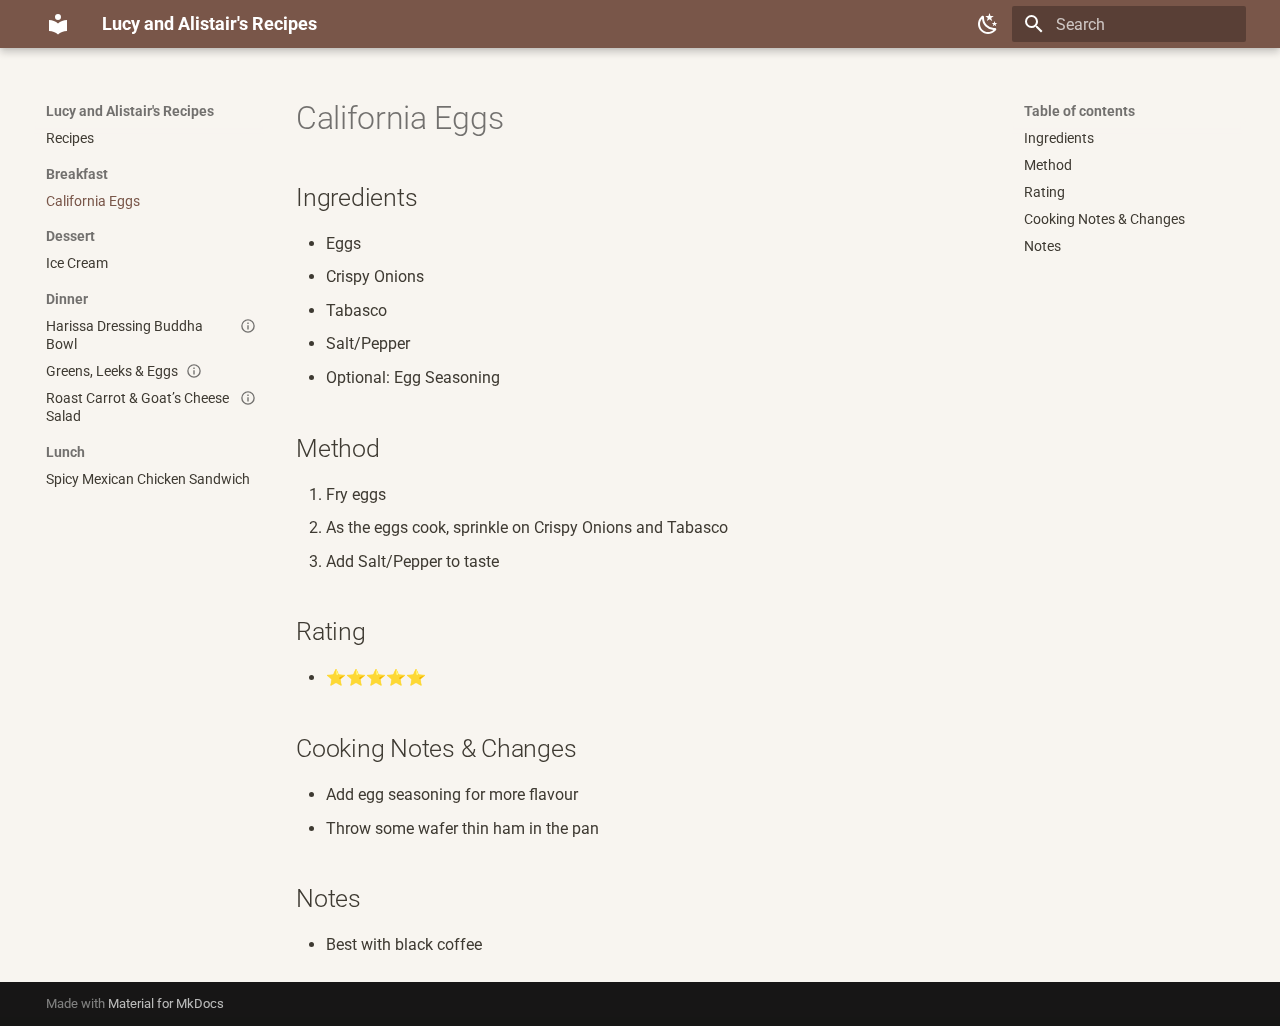
<file: Breakfast/California Eggs/index.html>
<!doctype html>
<html lang="en" class="no-js">
  <head>
    
      <meta charset="utf-8">
      <meta name="viewport" content="width=device-width,initial-scale=1">
      
      
      
      
        <link rel="prev" href="../..">
      
      
        <link rel="next" href="../../Dessert/Dessert%20test/">
      
      
        
      
      
      <link rel="icon" href="../../assets/images/favicon.png">
      <meta name="generator" content="mkdocs-1.6.1, mkdocs-material-9.7.1">
    
    
      
        <title>California Eggs - Lucy and Alistair's Recipes</title>
      
    
    
      <link rel="stylesheet" href="../../assets/stylesheets/main.484c7ddc.min.css">
      
        
        <link rel="stylesheet" href="../../assets/stylesheets/palette.ab4e12ef.min.css">
      
      


    
    
      
    
    
      
        
        
        <link rel="preconnect" href="https://fonts.gstatic.com" crossorigin>
        <link rel="stylesheet" href="https://fonts.googleapis.com/css?family=Roboto:300,300i,400,400i,700,700i%7CRoboto+Mono:400,400i,700,700i&display=fallback">
        <style>:root{--md-text-font:"Roboto";--md-code-font:"Roboto Mono"}</style>
      
    
    
      <link rel="stylesheet" href="../../stylesheets/extra.css">
    
    <script>__md_scope=new URL("../..",location),__md_hash=e=>[...e].reduce(((e,_)=>(e<<5)-e+_.charCodeAt(0)),0),__md_get=(e,_=localStorage,t=__md_scope)=>JSON.parse(_.getItem(t.pathname+"."+e)),__md_set=(e,_,t=localStorage,a=__md_scope)=>{try{t.setItem(a.pathname+"."+e,JSON.stringify(_))}catch(e){}}</script>
    
      

    
    
  </head>
  
  
    
    
      
    
    
    
    
    <body dir="ltr" data-md-color-scheme="default" data-md-color-primary="brown" data-md-color-accent="deep-orange">
  
    
    <input class="md-toggle" data-md-toggle="drawer" type="checkbox" id="__drawer" autocomplete="off">
    <input class="md-toggle" data-md-toggle="search" type="checkbox" id="__search" autocomplete="off">
    <label class="md-overlay" for="__drawer"></label>
    <div data-md-component="skip">
      
        
        <a href="#california-eggs" class="md-skip">
          Skip to content
        </a>
      
    </div>
    <div data-md-component="announce">
      
    </div>
    
    
      

  

<header class="md-header md-header--shadow" data-md-component="header">
  <nav class="md-header__inner md-grid" aria-label="Header">
    <a href="../.." title="Lucy and Alistair&#39;s Recipes" class="md-header__button md-logo" aria-label="Lucy and Alistair's Recipes" data-md-component="logo">
      
  
  <svg xmlns="http://www.w3.org/2000/svg" viewBox="0 0 24 24"><path d="M12 8a3 3 0 0 0 3-3 3 3 0 0 0-3-3 3 3 0 0 0-3 3 3 3 0 0 0 3 3m0 3.54C9.64 9.35 6.5 8 3 8v11c3.5 0 6.64 1.35 9 3.54 2.36-2.19 5.5-3.54 9-3.54V8c-3.5 0-6.64 1.35-9 3.54"/></svg>

    </a>
    <label class="md-header__button md-icon" for="__drawer">
      
      <svg xmlns="http://www.w3.org/2000/svg" viewBox="0 0 24 24"><path d="M3 6h18v2H3zm0 5h18v2H3zm0 5h18v2H3z"/></svg>
    </label>
    <div class="md-header__title" data-md-component="header-title">
      <div class="md-header__ellipsis">
        <div class="md-header__topic">
          <span class="md-ellipsis">
            Lucy and Alistair's Recipes
          </span>
        </div>
        <div class="md-header__topic" data-md-component="header-topic">
          <span class="md-ellipsis">
            
              California Eggs
            
          </span>
        </div>
      </div>
    </div>
    
      
        <form class="md-header__option" data-md-component="palette">
  
    
    
    
    <input class="md-option" data-md-color-media="" data-md-color-scheme="default" data-md-color-primary="brown" data-md-color-accent="deep-orange"  aria-label="Switch to dark mode"  type="radio" name="__palette" id="__palette_0">
    
      <label class="md-header__button md-icon" title="Switch to dark mode" for="__palette_1" hidden>
        <svg xmlns="http://www.w3.org/2000/svg" viewBox="0 0 24 24"><path d="m17.75 4.09-2.53 1.94.91 3.06-2.63-1.81-2.63 1.81.91-3.06-2.53-1.94L12.44 4l1.06-3 1.06 3zm3.5 6.91-1.64 1.25.59 1.98-1.7-1.17-1.7 1.17.59-1.98L15.75 11l2.06-.05L18.5 9l.69 1.95zm-2.28 4.95c.83-.08 1.72 1.1 1.19 1.85-.32.45-.66.87-1.08 1.27C15.17 23 8.84 23 4.94 19.07c-3.91-3.9-3.91-10.24 0-14.14.4-.4.82-.76 1.27-1.08.75-.53 1.93.36 1.85 1.19-.27 2.86.69 5.83 2.89 8.02a9.96 9.96 0 0 0 8.02 2.89m-1.64 2.02a12.08 12.08 0 0 1-7.8-3.47c-2.17-2.19-3.33-5-3.49-7.82-2.81 3.14-2.7 7.96.31 10.98 3.02 3.01 7.84 3.12 10.98.31"/></svg>
      </label>
    
  
    
    
    
    <input class="md-option" data-md-color-media="" data-md-color-scheme="slate" data-md-color-primary="brown" data-md-color-accent="deep-orange"  aria-label="Switch to light mode"  type="radio" name="__palette" id="__palette_1">
    
      <label class="md-header__button md-icon" title="Switch to light mode" for="__palette_0" hidden>
        <svg xmlns="http://www.w3.org/2000/svg" viewBox="0 0 24 24"><path d="M12 7a5 5 0 0 1 5 5 5 5 0 0 1-5 5 5 5 0 0 1-5-5 5 5 0 0 1 5-5m0 2a3 3 0 0 0-3 3 3 3 0 0 0 3 3 3 3 0 0 0 3-3 3 3 0 0 0-3-3m0-7 2.39 3.42C13.65 5.15 12.84 5 12 5s-1.65.15-2.39.42zM3.34 7l4.16-.35A7.2 7.2 0 0 0 5.94 8.5c-.44.74-.69 1.5-.83 2.29zm.02 10 1.76-3.77a7.131 7.131 0 0 0 2.38 4.14zM20.65 7l-1.77 3.79a7.02 7.02 0 0 0-2.38-4.15zm-.01 10-4.14.36c.59-.51 1.12-1.14 1.54-1.86.42-.73.69-1.5.83-2.29zM12 22l-2.41-3.44c.74.27 1.55.44 2.41.44.82 0 1.63-.17 2.37-.44z"/></svg>
      </label>
    
  
</form>
      
    
    
      <script>var palette=__md_get("__palette");if(palette&&palette.color){if("(prefers-color-scheme)"===palette.color.media){var media=matchMedia("(prefers-color-scheme: light)"),input=document.querySelector(media.matches?"[data-md-color-media='(prefers-color-scheme: light)']":"[data-md-color-media='(prefers-color-scheme: dark)']");palette.color.media=input.getAttribute("data-md-color-media"),palette.color.scheme=input.getAttribute("data-md-color-scheme"),palette.color.primary=input.getAttribute("data-md-color-primary"),palette.color.accent=input.getAttribute("data-md-color-accent")}for(var[key,value]of Object.entries(palette.color))document.body.setAttribute("data-md-color-"+key,value)}</script>
    
    
    
      
      
        <label class="md-header__button md-icon" for="__search">
          
          <svg xmlns="http://www.w3.org/2000/svg" viewBox="0 0 24 24"><path d="M9.5 3A6.5 6.5 0 0 1 16 9.5c0 1.61-.59 3.09-1.56 4.23l.27.27h.79l5 5-1.5 1.5-5-5v-.79l-.27-.27A6.52 6.52 0 0 1 9.5 16 6.5 6.5 0 0 1 3 9.5 6.5 6.5 0 0 1 9.5 3m0 2C7 5 5 7 5 9.5S7 14 9.5 14 14 12 14 9.5 12 5 9.5 5"/></svg>
        </label>
        <div class="md-search" data-md-component="search" role="dialog">
  <label class="md-search__overlay" for="__search"></label>
  <div class="md-search__inner" role="search">
    <form class="md-search__form" name="search">
      <input type="text" class="md-search__input" name="query" aria-label="Search" placeholder="Search" autocapitalize="off" autocorrect="off" autocomplete="off" spellcheck="false" data-md-component="search-query" required>
      <label class="md-search__icon md-icon" for="__search">
        
        <svg xmlns="http://www.w3.org/2000/svg" viewBox="0 0 24 24"><path d="M9.5 3A6.5 6.5 0 0 1 16 9.5c0 1.61-.59 3.09-1.56 4.23l.27.27h.79l5 5-1.5 1.5-5-5v-.79l-.27-.27A6.52 6.52 0 0 1 9.5 16 6.5 6.5 0 0 1 3 9.5 6.5 6.5 0 0 1 9.5 3m0 2C7 5 5 7 5 9.5S7 14 9.5 14 14 12 14 9.5 12 5 9.5 5"/></svg>
        
        <svg xmlns="http://www.w3.org/2000/svg" viewBox="0 0 24 24"><path d="M20 11v2H8l5.5 5.5-1.42 1.42L4.16 12l7.92-7.92L13.5 5.5 8 11z"/></svg>
      </label>
      <nav class="md-search__options" aria-label="Search">
        
        <button type="reset" class="md-search__icon md-icon" title="Clear" aria-label="Clear" tabindex="-1">
          
          <svg xmlns="http://www.w3.org/2000/svg" viewBox="0 0 24 24"><path d="M19 6.41 17.59 5 12 10.59 6.41 5 5 6.41 10.59 12 5 17.59 6.41 19 12 13.41 17.59 19 19 17.59 13.41 12z"/></svg>
        </button>
      </nav>
      
        <div class="md-search__suggest" data-md-component="search-suggest"></div>
      
    </form>
    <div class="md-search__output">
      <div class="md-search__scrollwrap" tabindex="0" data-md-scrollfix>
        <div class="md-search-result" data-md-component="search-result">
          <div class="md-search-result__meta">
            Initializing search
          </div>
          <ol class="md-search-result__list" role="presentation"></ol>
        </div>
      </div>
    </div>
  </div>
</div>
      
    
    
  </nav>
  
</header>
    
    <div class="md-container" data-md-component="container">
      
      
        
          
        
      
      <main class="md-main" data-md-component="main">
        <div class="md-main__inner md-grid">
          
            
              
              <div class="md-sidebar md-sidebar--primary" data-md-component="sidebar" data-md-type="navigation" >
                <div class="md-sidebar__scrollwrap">
                  <div class="md-sidebar__inner">
                    



<nav class="md-nav md-nav--primary" aria-label="Navigation" data-md-level="0">
  <label class="md-nav__title" for="__drawer">
    <a href="../.." title="Lucy and Alistair&#39;s Recipes" class="md-nav__button md-logo" aria-label="Lucy and Alistair's Recipes" data-md-component="logo">
      
  
  <svg xmlns="http://www.w3.org/2000/svg" viewBox="0 0 24 24"><path d="M12 8a3 3 0 0 0 3-3 3 3 0 0 0-3-3 3 3 0 0 0-3 3 3 3 0 0 0 3 3m0 3.54C9.64 9.35 6.5 8 3 8v11c3.5 0 6.64 1.35 9 3.54 2.36-2.19 5.5-3.54 9-3.54V8c-3.5 0-6.64 1.35-9 3.54"/></svg>

    </a>
    Lucy and Alistair's Recipes
  </label>
  
  <ul class="md-nav__list" data-md-scrollfix>
    
      
      
  
  
  
  
    <li class="md-nav__item">
      <a href="../.." class="md-nav__link">
        
  
  
  <span class="md-ellipsis">
    
  
    Recipes
  

    
  </span>
  
  

      </a>
    </li>
  

    
      
      
  
  
    
  
  
  
    
    
    
    
      
        
        
      
    
    
    <li class="md-nav__item md-nav__item--active md-nav__item--section md-nav__item--nested">
      
        
        
        <input class="md-nav__toggle md-toggle " type="checkbox" id="__nav_2" checked>
        
          
          <label class="md-nav__link" for="__nav_2" id="__nav_2_label" tabindex="">
            
  
  
  <span class="md-ellipsis">
    
  
    Breakfast
  

    
  </span>
  
  

            <span class="md-nav__icon md-icon"></span>
          </label>
        
        <nav class="md-nav" data-md-level="1" aria-labelledby="__nav_2_label" aria-expanded="true">
          <label class="md-nav__title" for="__nav_2">
            <span class="md-nav__icon md-icon"></span>
            
  
    Breakfast
  

          </label>
          <ul class="md-nav__list" data-md-scrollfix>
            
              
                
  
  
    
  
  
  
    <li class="md-nav__item md-nav__item--active">
      
      <input class="md-nav__toggle md-toggle" type="checkbox" id="__toc">
      
      
        
      
      
        <label class="md-nav__link md-nav__link--active" for="__toc">
          
  
  
  <span class="md-ellipsis">
    
  
    California Eggs
  

    
  </span>
  
  

          <span class="md-nav__icon md-icon"></span>
        </label>
      
      <a href="./" class="md-nav__link md-nav__link--active">
        
  
  
  <span class="md-ellipsis">
    
  
    California Eggs
  

    
  </span>
  
  

      </a>
      
        

<nav class="md-nav md-nav--secondary" aria-label="Table of contents">
  
  
  
    
  
  
    <label class="md-nav__title" for="__toc">
      <span class="md-nav__icon md-icon"></span>
      Table of contents
    </label>
    <ul class="md-nav__list" data-md-component="toc" data-md-scrollfix>
      
        <li class="md-nav__item">
  <a href="#ingredients" class="md-nav__link">
    <span class="md-ellipsis">
      
        Ingredients
      
    </span>
  </a>
  
</li>
      
        <li class="md-nav__item">
  <a href="#method" class="md-nav__link">
    <span class="md-ellipsis">
      
        Method
      
    </span>
  </a>
  
</li>
      
        <li class="md-nav__item">
  <a href="#rating" class="md-nav__link">
    <span class="md-ellipsis">
      
        Rating
      
    </span>
  </a>
  
</li>
      
        <li class="md-nav__item">
  <a href="#cooking-notes-changes" class="md-nav__link">
    <span class="md-ellipsis">
      
        Cooking Notes &amp; Changes
      
    </span>
  </a>
  
</li>
      
        <li class="md-nav__item">
  <a href="#notes" class="md-nav__link">
    <span class="md-ellipsis">
      
        Notes
      
    </span>
  </a>
  
</li>
      
    </ul>
  
</nav>
      
    </li>
  

              
            
          </ul>
        </nav>
      
    </li>
  

    
      
      
  
  
  
  
    
    
    
    
      
        
        
      
    
    
    <li class="md-nav__item md-nav__item--section md-nav__item--nested">
      
        
        
          
        
        <input class="md-nav__toggle md-toggle md-toggle--indeterminate" type="checkbox" id="__nav_3" >
        
          
          <label class="md-nav__link" for="__nav_3" id="__nav_3_label" tabindex="">
            
  
  
  <span class="md-ellipsis">
    
  
    Dessert
  

    
  </span>
  
  

            <span class="md-nav__icon md-icon"></span>
          </label>
        
        <nav class="md-nav" data-md-level="1" aria-labelledby="__nav_3_label" aria-expanded="false">
          <label class="md-nav__title" for="__nav_3">
            <span class="md-nav__icon md-icon"></span>
            
  
    Dessert
  

          </label>
          <ul class="md-nav__list" data-md-scrollfix>
            
              
                
  
  
  
  
    <li class="md-nav__item">
      <a href="../../Dessert/Dessert%20test/" class="md-nav__link">
        
  
  
  <span class="md-ellipsis">
    
  
    Ice Cream
  

    
  </span>
  
  

      </a>
    </li>
  

              
            
          </ul>
        </nav>
      
    </li>
  

    
      
      
  
  
  
  
    
    
    
    
      
        
        
      
    
    
    <li class="md-nav__item md-nav__item--section md-nav__item--nested">
      
        
        
          
        
        <input class="md-nav__toggle md-toggle md-toggle--indeterminate" type="checkbox" id="__nav_4" >
        
          
          <label class="md-nav__link" for="__nav_4" id="__nav_4_label" tabindex="">
            
  
  
  <span class="md-ellipsis">
    
  
    Dinner
  

    
  </span>
  
  

            <span class="md-nav__icon md-icon"></span>
          </label>
        
        <nav class="md-nav" data-md-level="1" aria-labelledby="__nav_4_label" aria-expanded="false">
          <label class="md-nav__title" for="__nav_4">
            <span class="md-nav__icon md-icon"></span>
            
  
    Dinner
  

          </label>
          <ul class="md-nav__list" data-md-scrollfix>
            
              
                
  
  
  
  
    <li class="md-nav__item">
      <a href="../../Dinner/Buddah%20Bowl/" class="md-nav__link">
        
  
  
  <span class="md-ellipsis">
    
  
    Harissa Dressing Buddha Bowl
  

    
  </span>
  
  
    
  
  
    <span class="md-status md-status--loved"></span>
  

  

      </a>
    </li>
  

              
            
              
                
  
  
  
  
    <li class="md-nav__item">
      <a href="../../Dinner/Greens%2C%20Leeks%20%26%20Eggs/" class="md-nav__link">
        
  
  
  <span class="md-ellipsis">
    
  
    Greens, Leeks &amp; Eggs
  

    
  </span>
  
  
    
  
  
    <span class="md-status md-status--untested"></span>
  

  

      </a>
    </li>
  

              
            
              
                
  
  
  
  
    <li class="md-nav__item">
      <a href="../../Dinner/Roast%20carrot%20and%20goats%20cheese%20salad/" class="md-nav__link">
        
  
  
  <span class="md-ellipsis">
    
  
    Roast Carrot &amp; Goat’s Cheese Salad
  

    
  </span>
  
  
    
  
  
    <span class="md-status md-status--loved"></span>
  

  

      </a>
    </li>
  

              
            
          </ul>
        </nav>
      
    </li>
  

    
      
      
  
  
  
  
    
    
    
    
      
        
        
      
    
    
    <li class="md-nav__item md-nav__item--section md-nav__item--nested">
      
        
        
          
        
        <input class="md-nav__toggle md-toggle md-toggle--indeterminate" type="checkbox" id="__nav_5" >
        
          
          <label class="md-nav__link" for="__nav_5" id="__nav_5_label" tabindex="">
            
  
  
  <span class="md-ellipsis">
    
  
    Lunch
  

    
  </span>
  
  

            <span class="md-nav__icon md-icon"></span>
          </label>
        
        <nav class="md-nav" data-md-level="1" aria-labelledby="__nav_5_label" aria-expanded="false">
          <label class="md-nav__title" for="__nav_5">
            <span class="md-nav__icon md-icon"></span>
            
  
    Lunch
  

          </label>
          <ul class="md-nav__list" data-md-scrollfix>
            
              
                
  
  
  
  
    <li class="md-nav__item">
      <a href="../../Lunch/Lunch%20Test/" class="md-nav__link">
        
  
  
  <span class="md-ellipsis">
    
  
    Spicy Mexican Chicken Sandwich
  

    
  </span>
  
  

      </a>
    </li>
  

              
            
          </ul>
        </nav>
      
    </li>
  

    
  </ul>
</nav>
                  </div>
                </div>
              </div>
            
            
              
              <div class="md-sidebar md-sidebar--secondary" data-md-component="sidebar" data-md-type="toc" >
                <div class="md-sidebar__scrollwrap">
                  <div class="md-sidebar__inner">
                    

<nav class="md-nav md-nav--secondary" aria-label="Table of contents">
  
  
  
    
  
  
    <label class="md-nav__title" for="__toc">
      <span class="md-nav__icon md-icon"></span>
      Table of contents
    </label>
    <ul class="md-nav__list" data-md-component="toc" data-md-scrollfix>
      
        <li class="md-nav__item">
  <a href="#ingredients" class="md-nav__link">
    <span class="md-ellipsis">
      
        Ingredients
      
    </span>
  </a>
  
</li>
      
        <li class="md-nav__item">
  <a href="#method" class="md-nav__link">
    <span class="md-ellipsis">
      
        Method
      
    </span>
  </a>
  
</li>
      
        <li class="md-nav__item">
  <a href="#rating" class="md-nav__link">
    <span class="md-ellipsis">
      
        Rating
      
    </span>
  </a>
  
</li>
      
        <li class="md-nav__item">
  <a href="#cooking-notes-changes" class="md-nav__link">
    <span class="md-ellipsis">
      
        Cooking Notes &amp; Changes
      
    </span>
  </a>
  
</li>
      
        <li class="md-nav__item">
  <a href="#notes" class="md-nav__link">
    <span class="md-ellipsis">
      
        Notes
      
    </span>
  </a>
  
</li>
      
    </ul>
  
</nav>
                  </div>
                </div>
              </div>
            
          
          
            <div class="md-content" data-md-component="content">
              
              <article class="md-content__inner md-typeset">
                
                  



<h1 id="california-eggs">California Eggs</h1>
<h2 id="ingredients">Ingredients</h2>
<ul>
<li>Eggs</li>
<li>Crispy Onions</li>
<li>Tabasco</li>
<li>Salt/Pepper</li>
<li>Optional: Egg Seasoning</li>
</ul>
<h2 id="method">Method</h2>
<ol>
<li>Fry eggs</li>
<li>As the eggs cook, sprinkle on Crispy Onions and Tabasco</li>
<li>Add Salt/Pepper to taste</li>
</ol>
<h2 id="rating">Rating</h2>
<ul>
<li>⭐⭐⭐⭐⭐  </li>
</ul>
<h2 id="cooking-notes-changes">Cooking Notes &amp; Changes</h2>
<ul>
<li>Add egg seasoning for more flavour</li>
<li>Throw some wafer thin ham in the pan</li>
</ul>
<h2 id="notes">Notes</h2>
<ul>
<li>Best with black coffee</li>
</ul>







  
  






                
              </article>
            </div>
          
          
<script>var target=document.getElementById(location.hash.slice(1));target&&target.name&&(target.checked=target.name.startsWith("__tabbed_"))</script>
        </div>
        
      </main>
      
        <footer class="md-footer">
  
  <div class="md-footer-meta md-typeset">
    <div class="md-footer-meta__inner md-grid">
      <div class="md-copyright">
  
  
    Made with
    <a href="https://squidfunk.github.io/mkdocs-material/" target="_blank" rel="noopener">
      Material for MkDocs
    </a>
  
</div>
      
    </div>
  </div>
</footer>
      
    </div>
    <div class="md-dialog" data-md-component="dialog">
      <div class="md-dialog__inner md-typeset"></div>
    </div>
    
    
    
      
      
      <script id="__config" type="application/json">{"annotate": null, "base": "../..", "features": ["navigation.sections", "navigation.expand", "search.highlight", "search.suggest"], "search": "../../assets/javascripts/workers/search.2c215733.min.js", "tags": null, "translations": {"clipboard.copied": "Copied to clipboard", "clipboard.copy": "Copy to clipboard", "search.result.more.one": "1 more on this page", "search.result.more.other": "# more on this page", "search.result.none": "No matching documents", "search.result.one": "1 matching document", "search.result.other": "# matching documents", "search.result.placeholder": "Type to start searching", "search.result.term.missing": "Missing", "select.version": "Select version"}, "version": null}</script>
    
    
      <script src="../../assets/javascripts/bundle.79ae519e.min.js"></script>
      
    
  </body>
</html>
</file>
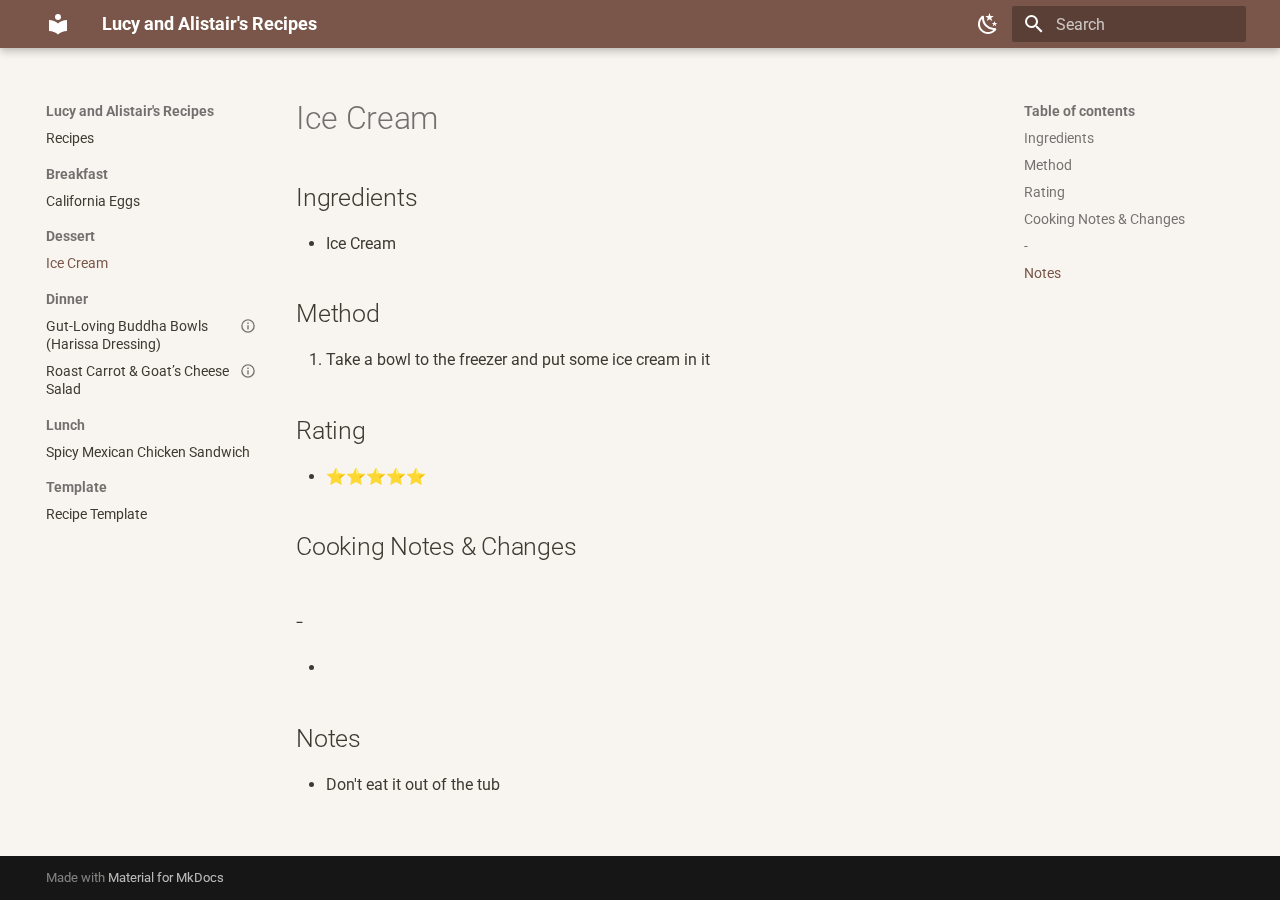
<file: Dessert/Dessert test/index.html>
<!doctype html>
<html lang="en" class="no-js">
  <head>
    
      <meta charset="utf-8">
      <meta name="viewport" content="width=device-width,initial-scale=1">
      
      
      
      
        <link rel="prev" href="../../Breakfast/California%20Eggs/">
      
      
        <link rel="next" href="../../Dinner/Buddah%20Bowl/">
      
      
        
      
      
      <link rel="icon" href="../../assets/images/favicon.png">
      <meta name="generator" content="mkdocs-1.6.1, mkdocs-material-9.7.1">
    
    
      
        <title>Ice Cream - Lucy and Alistair's Recipes</title>
      
    
    
      <link rel="stylesheet" href="../../assets/stylesheets/main.484c7ddc.min.css">
      
        
        <link rel="stylesheet" href="../../assets/stylesheets/palette.ab4e12ef.min.css">
      
      


    
    
      
    
    
      
        
        
        <link rel="preconnect" href="https://fonts.gstatic.com" crossorigin>
        <link rel="stylesheet" href="https://fonts.googleapis.com/css?family=Roboto:300,300i,400,400i,700,700i%7CRoboto+Mono:400,400i,700,700i&display=fallback">
        <style>:root{--md-text-font:"Roboto";--md-code-font:"Roboto Mono"}</style>
      
    
    
      <link rel="stylesheet" href="../../stylesheets/extra.css">
    
    <script>__md_scope=new URL("../..",location),__md_hash=e=>[...e].reduce(((e,_)=>(e<<5)-e+_.charCodeAt(0)),0),__md_get=(e,_=localStorage,t=__md_scope)=>JSON.parse(_.getItem(t.pathname+"."+e)),__md_set=(e,_,t=localStorage,a=__md_scope)=>{try{t.setItem(a.pathname+"."+e,JSON.stringify(_))}catch(e){}}</script>
    
      

    
    
  </head>
  
  
    
    
      
    
    
    
    
    <body dir="ltr" data-md-color-scheme="default" data-md-color-primary="brown" data-md-color-accent="deep-orange">
  
    
    <input class="md-toggle" data-md-toggle="drawer" type="checkbox" id="__drawer" autocomplete="off">
    <input class="md-toggle" data-md-toggle="search" type="checkbox" id="__search" autocomplete="off">
    <label class="md-overlay" for="__drawer"></label>
    <div data-md-component="skip">
      
        
        <a href="#ice-cream" class="md-skip">
          Skip to content
        </a>
      
    </div>
    <div data-md-component="announce">
      
    </div>
    
    
      

  

<header class="md-header md-header--shadow" data-md-component="header">
  <nav class="md-header__inner md-grid" aria-label="Header">
    <a href="../.." title="Lucy and Alistair&#39;s Recipes" class="md-header__button md-logo" aria-label="Lucy and Alistair's Recipes" data-md-component="logo">
      
  
  <svg xmlns="http://www.w3.org/2000/svg" viewBox="0 0 24 24"><path d="M12 8a3 3 0 0 0 3-3 3 3 0 0 0-3-3 3 3 0 0 0-3 3 3 3 0 0 0 3 3m0 3.54C9.64 9.35 6.5 8 3 8v11c3.5 0 6.64 1.35 9 3.54 2.36-2.19 5.5-3.54 9-3.54V8c-3.5 0-6.64 1.35-9 3.54"/></svg>

    </a>
    <label class="md-header__button md-icon" for="__drawer">
      
      <svg xmlns="http://www.w3.org/2000/svg" viewBox="0 0 24 24"><path d="M3 6h18v2H3zm0 5h18v2H3zm0 5h18v2H3z"/></svg>
    </label>
    <div class="md-header__title" data-md-component="header-title">
      <div class="md-header__ellipsis">
        <div class="md-header__topic">
          <span class="md-ellipsis">
            Lucy and Alistair's Recipes
          </span>
        </div>
        <div class="md-header__topic" data-md-component="header-topic">
          <span class="md-ellipsis">
            
              Ice Cream
            
          </span>
        </div>
      </div>
    </div>
    
      
        <form class="md-header__option" data-md-component="palette">
  
    
    
    
    <input class="md-option" data-md-color-media="" data-md-color-scheme="default" data-md-color-primary="brown" data-md-color-accent="deep-orange"  aria-label="Switch to dark mode"  type="radio" name="__palette" id="__palette_0">
    
      <label class="md-header__button md-icon" title="Switch to dark mode" for="__palette_1" hidden>
        <svg xmlns="http://www.w3.org/2000/svg" viewBox="0 0 24 24"><path d="m17.75 4.09-2.53 1.94.91 3.06-2.63-1.81-2.63 1.81.91-3.06-2.53-1.94L12.44 4l1.06-3 1.06 3zm3.5 6.91-1.64 1.25.59 1.98-1.7-1.17-1.7 1.17.59-1.98L15.75 11l2.06-.05L18.5 9l.69 1.95zm-2.28 4.95c.83-.08 1.72 1.1 1.19 1.85-.32.45-.66.87-1.08 1.27C15.17 23 8.84 23 4.94 19.07c-3.91-3.9-3.91-10.24 0-14.14.4-.4.82-.76 1.27-1.08.75-.53 1.93.36 1.85 1.19-.27 2.86.69 5.83 2.89 8.02a9.96 9.96 0 0 0 8.02 2.89m-1.64 2.02a12.08 12.08 0 0 1-7.8-3.47c-2.17-2.19-3.33-5-3.49-7.82-2.81 3.14-2.7 7.96.31 10.98 3.02 3.01 7.84 3.12 10.98.31"/></svg>
      </label>
    
  
    
    
    
    <input class="md-option" data-md-color-media="" data-md-color-scheme="slate" data-md-color-primary="brown" data-md-color-accent="deep-orange"  aria-label="Switch to light mode"  type="radio" name="__palette" id="__palette_1">
    
      <label class="md-header__button md-icon" title="Switch to light mode" for="__palette_0" hidden>
        <svg xmlns="http://www.w3.org/2000/svg" viewBox="0 0 24 24"><path d="M12 7a5 5 0 0 1 5 5 5 5 0 0 1-5 5 5 5 0 0 1-5-5 5 5 0 0 1 5-5m0 2a3 3 0 0 0-3 3 3 3 0 0 0 3 3 3 3 0 0 0 3-3 3 3 0 0 0-3-3m0-7 2.39 3.42C13.65 5.15 12.84 5 12 5s-1.65.15-2.39.42zM3.34 7l4.16-.35A7.2 7.2 0 0 0 5.94 8.5c-.44.74-.69 1.5-.83 2.29zm.02 10 1.76-3.77a7.131 7.131 0 0 0 2.38 4.14zM20.65 7l-1.77 3.79a7.02 7.02 0 0 0-2.38-4.15zm-.01 10-4.14.36c.59-.51 1.12-1.14 1.54-1.86.42-.73.69-1.5.83-2.29zM12 22l-2.41-3.44c.74.27 1.55.44 2.41.44.82 0 1.63-.17 2.37-.44z"/></svg>
      </label>
    
  
</form>
      
    
    
      <script>var palette=__md_get("__palette");if(palette&&palette.color){if("(prefers-color-scheme)"===palette.color.media){var media=matchMedia("(prefers-color-scheme: light)"),input=document.querySelector(media.matches?"[data-md-color-media='(prefers-color-scheme: light)']":"[data-md-color-media='(prefers-color-scheme: dark)']");palette.color.media=input.getAttribute("data-md-color-media"),palette.color.scheme=input.getAttribute("data-md-color-scheme"),palette.color.primary=input.getAttribute("data-md-color-primary"),palette.color.accent=input.getAttribute("data-md-color-accent")}for(var[key,value]of Object.entries(palette.color))document.body.setAttribute("data-md-color-"+key,value)}</script>
    
    
    
      
      
        <label class="md-header__button md-icon" for="__search">
          
          <svg xmlns="http://www.w3.org/2000/svg" viewBox="0 0 24 24"><path d="M9.5 3A6.5 6.5 0 0 1 16 9.5c0 1.61-.59 3.09-1.56 4.23l.27.27h.79l5 5-1.5 1.5-5-5v-.79l-.27-.27A6.52 6.52 0 0 1 9.5 16 6.5 6.5 0 0 1 3 9.5 6.5 6.5 0 0 1 9.5 3m0 2C7 5 5 7 5 9.5S7 14 9.5 14 14 12 14 9.5 12 5 9.5 5"/></svg>
        </label>
        <div class="md-search" data-md-component="search" role="dialog">
  <label class="md-search__overlay" for="__search"></label>
  <div class="md-search__inner" role="search">
    <form class="md-search__form" name="search">
      <input type="text" class="md-search__input" name="query" aria-label="Search" placeholder="Search" autocapitalize="off" autocorrect="off" autocomplete="off" spellcheck="false" data-md-component="search-query" required>
      <label class="md-search__icon md-icon" for="__search">
        
        <svg xmlns="http://www.w3.org/2000/svg" viewBox="0 0 24 24"><path d="M9.5 3A6.5 6.5 0 0 1 16 9.5c0 1.61-.59 3.09-1.56 4.23l.27.27h.79l5 5-1.5 1.5-5-5v-.79l-.27-.27A6.52 6.52 0 0 1 9.5 16 6.5 6.5 0 0 1 3 9.5 6.5 6.5 0 0 1 9.5 3m0 2C7 5 5 7 5 9.5S7 14 9.5 14 14 12 14 9.5 12 5 9.5 5"/></svg>
        
        <svg xmlns="http://www.w3.org/2000/svg" viewBox="0 0 24 24"><path d="M20 11v2H8l5.5 5.5-1.42 1.42L4.16 12l7.92-7.92L13.5 5.5 8 11z"/></svg>
      </label>
      <nav class="md-search__options" aria-label="Search">
        
        <button type="reset" class="md-search__icon md-icon" title="Clear" aria-label="Clear" tabindex="-1">
          
          <svg xmlns="http://www.w3.org/2000/svg" viewBox="0 0 24 24"><path d="M19 6.41 17.59 5 12 10.59 6.41 5 5 6.41 10.59 12 5 17.59 6.41 19 12 13.41 17.59 19 19 17.59 13.41 12z"/></svg>
        </button>
      </nav>
      
        <div class="md-search__suggest" data-md-component="search-suggest"></div>
      
    </form>
    <div class="md-search__output">
      <div class="md-search__scrollwrap" tabindex="0" data-md-scrollfix>
        <div class="md-search-result" data-md-component="search-result">
          <div class="md-search-result__meta">
            Initializing search
          </div>
          <ol class="md-search-result__list" role="presentation"></ol>
        </div>
      </div>
    </div>
  </div>
</div>
      
    
    
  </nav>
  
</header>
    
    <div class="md-container" data-md-component="container">
      
      
        
          
        
      
      <main class="md-main" data-md-component="main">
        <div class="md-main__inner md-grid">
          
            
              
              <div class="md-sidebar md-sidebar--primary" data-md-component="sidebar" data-md-type="navigation" >
                <div class="md-sidebar__scrollwrap">
                  <div class="md-sidebar__inner">
                    



<nav class="md-nav md-nav--primary" aria-label="Navigation" data-md-level="0">
  <label class="md-nav__title" for="__drawer">
    <a href="../.." title="Lucy and Alistair&#39;s Recipes" class="md-nav__button md-logo" aria-label="Lucy and Alistair's Recipes" data-md-component="logo">
      
  
  <svg xmlns="http://www.w3.org/2000/svg" viewBox="0 0 24 24"><path d="M12 8a3 3 0 0 0 3-3 3 3 0 0 0-3-3 3 3 0 0 0-3 3 3 3 0 0 0 3 3m0 3.54C9.64 9.35 6.5 8 3 8v11c3.5 0 6.64 1.35 9 3.54 2.36-2.19 5.5-3.54 9-3.54V8c-3.5 0-6.64 1.35-9 3.54"/></svg>

    </a>
    Lucy and Alistair's Recipes
  </label>
  
  <ul class="md-nav__list" data-md-scrollfix>
    
      
      
  
  
  
  
    <li class="md-nav__item">
      <a href="../.." class="md-nav__link">
        
  
  
  <span class="md-ellipsis">
    
  
    Recipes
  

    
  </span>
  
  

      </a>
    </li>
  

    
      
      
  
  
  
  
    
    
    
    
      
        
        
      
    
    
    <li class="md-nav__item md-nav__item--section md-nav__item--nested">
      
        
        
          
        
        <input class="md-nav__toggle md-toggle md-toggle--indeterminate" type="checkbox" id="__nav_2" >
        
          
          <label class="md-nav__link" for="__nav_2" id="__nav_2_label" tabindex="">
            
  
  
  <span class="md-ellipsis">
    
  
    Breakfast
  

    
  </span>
  
  

            <span class="md-nav__icon md-icon"></span>
          </label>
        
        <nav class="md-nav" data-md-level="1" aria-labelledby="__nav_2_label" aria-expanded="false">
          <label class="md-nav__title" for="__nav_2">
            <span class="md-nav__icon md-icon"></span>
            
  
    Breakfast
  

          </label>
          <ul class="md-nav__list" data-md-scrollfix>
            
              
                
  
  
  
  
    <li class="md-nav__item">
      <a href="../../Breakfast/California%20Eggs/" class="md-nav__link">
        
  
  
  <span class="md-ellipsis">
    
  
    California Eggs
  

    
  </span>
  
  

      </a>
    </li>
  

              
            
          </ul>
        </nav>
      
    </li>
  

    
      
      
  
  
    
  
  
  
    
    
    
    
      
        
        
      
    
    
    <li class="md-nav__item md-nav__item--active md-nav__item--section md-nav__item--nested">
      
        
        
        <input class="md-nav__toggle md-toggle " type="checkbox" id="__nav_3" checked>
        
          
          <label class="md-nav__link" for="__nav_3" id="__nav_3_label" tabindex="">
            
  
  
  <span class="md-ellipsis">
    
  
    Dessert
  

    
  </span>
  
  

            <span class="md-nav__icon md-icon"></span>
          </label>
        
        <nav class="md-nav" data-md-level="1" aria-labelledby="__nav_3_label" aria-expanded="true">
          <label class="md-nav__title" for="__nav_3">
            <span class="md-nav__icon md-icon"></span>
            
  
    Dessert
  

          </label>
          <ul class="md-nav__list" data-md-scrollfix>
            
              
                
  
  
    
  
  
  
    <li class="md-nav__item md-nav__item--active">
      
      <input class="md-nav__toggle md-toggle" type="checkbox" id="__toc">
      
      
        
      
      
        <label class="md-nav__link md-nav__link--active" for="__toc">
          
  
  
  <span class="md-ellipsis">
    
  
    Ice Cream
  

    
  </span>
  
  

          <span class="md-nav__icon md-icon"></span>
        </label>
      
      <a href="./" class="md-nav__link md-nav__link--active">
        
  
  
  <span class="md-ellipsis">
    
  
    Ice Cream
  

    
  </span>
  
  

      </a>
      
        

<nav class="md-nav md-nav--secondary" aria-label="Table of contents">
  
  
  
    
  
  
    <label class="md-nav__title" for="__toc">
      <span class="md-nav__icon md-icon"></span>
      Table of contents
    </label>
    <ul class="md-nav__list" data-md-component="toc" data-md-scrollfix>
      
        <li class="md-nav__item">
  <a href="#ingredients" class="md-nav__link">
    <span class="md-ellipsis">
      
        Ingredients
      
    </span>
  </a>
  
</li>
      
        <li class="md-nav__item">
  <a href="#method" class="md-nav__link">
    <span class="md-ellipsis">
      
        Method
      
    </span>
  </a>
  
</li>
      
        <li class="md-nav__item">
  <a href="#rating" class="md-nav__link">
    <span class="md-ellipsis">
      
        Rating
      
    </span>
  </a>
  
</li>
      
        <li class="md-nav__item">
  <a href="#cooking-notes-changes" class="md-nav__link">
    <span class="md-ellipsis">
      
        Cooking Notes &amp; Changes
      
    </span>
  </a>
  
</li>
      
        <li class="md-nav__item">
  <a href="#-" class="md-nav__link">
    <span class="md-ellipsis">
      
        -
      
    </span>
  </a>
  
</li>
      
        <li class="md-nav__item">
  <a href="#notes" class="md-nav__link">
    <span class="md-ellipsis">
      
        Notes
      
    </span>
  </a>
  
</li>
      
    </ul>
  
</nav>
      
    </li>
  

              
            
          </ul>
        </nav>
      
    </li>
  

    
      
      
  
  
  
  
    
    
    
    
      
        
        
      
    
    
    <li class="md-nav__item md-nav__item--section md-nav__item--nested">
      
        
        
          
        
        <input class="md-nav__toggle md-toggle md-toggle--indeterminate" type="checkbox" id="__nav_4" >
        
          
          <label class="md-nav__link" for="__nav_4" id="__nav_4_label" tabindex="">
            
  
  
  <span class="md-ellipsis">
    
  
    Dinner
  

    
  </span>
  
  

            <span class="md-nav__icon md-icon"></span>
          </label>
        
        <nav class="md-nav" data-md-level="1" aria-labelledby="__nav_4_label" aria-expanded="false">
          <label class="md-nav__title" for="__nav_4">
            <span class="md-nav__icon md-icon"></span>
            
  
    Dinner
  

          </label>
          <ul class="md-nav__list" data-md-scrollfix>
            
              
                
  
  
  
  
    <li class="md-nav__item">
      <a href="../../Dinner/Buddah%20Bowl/" class="md-nav__link">
        
  
  
  <span class="md-ellipsis">
    
  
    Gut-Loving Buddha Bowls (Harissa Dressing)
  

    
  </span>
  
  
    
  
  
    <span class="md-status md-status--loved"></span>
  

  

      </a>
    </li>
  

              
            
              
                
  
  
  
  
    <li class="md-nav__item">
      <a href="../../Dinner/Roast%20carrot%20and%20goats%20cheese%20salad/" class="md-nav__link">
        
  
  
  <span class="md-ellipsis">
    
  
    Roast Carrot &amp; Goat’s Cheese Salad
  

    
  </span>
  
  
    
  
  
    <span class="md-status md-status--loved"></span>
  

  

      </a>
    </li>
  

              
            
          </ul>
        </nav>
      
    </li>
  

    
      
      
  
  
  
  
    
    
    
    
      
        
        
      
    
    
    <li class="md-nav__item md-nav__item--section md-nav__item--nested">
      
        
        
          
        
        <input class="md-nav__toggle md-toggle md-toggle--indeterminate" type="checkbox" id="__nav_5" >
        
          
          <label class="md-nav__link" for="__nav_5" id="__nav_5_label" tabindex="">
            
  
  
  <span class="md-ellipsis">
    
  
    Lunch
  

    
  </span>
  
  

            <span class="md-nav__icon md-icon"></span>
          </label>
        
        <nav class="md-nav" data-md-level="1" aria-labelledby="__nav_5_label" aria-expanded="false">
          <label class="md-nav__title" for="__nav_5">
            <span class="md-nav__icon md-icon"></span>
            
  
    Lunch
  

          </label>
          <ul class="md-nav__list" data-md-scrollfix>
            
              
                
  
  
  
  
    <li class="md-nav__item">
      <a href="../../Lunch/Lunch%20Test/" class="md-nav__link">
        
  
  
  <span class="md-ellipsis">
    
  
    Spicy Mexican Chicken Sandwich
  

    
  </span>
  
  

      </a>
    </li>
  

              
            
          </ul>
        </nav>
      
    </li>
  

    
      
      
  
  
  
  
    
    
    
    
      
        
        
      
    
    
    <li class="md-nav__item md-nav__item--section md-nav__item--nested">
      
        
        
          
        
        <input class="md-nav__toggle md-toggle md-toggle--indeterminate" type="checkbox" id="__nav_6" >
        
          
          <label class="md-nav__link" for="__nav_6" id="__nav_6_label" tabindex="">
            
  
  
  <span class="md-ellipsis">
    
  
     Template
  

    
  </span>
  
  

            <span class="md-nav__icon md-icon"></span>
          </label>
        
        <nav class="md-nav" data-md-level="1" aria-labelledby="__nav_6_label" aria-expanded="false">
          <label class="md-nav__title" for="__nav_6">
            <span class="md-nav__icon md-icon"></span>
            
  
     Template
  

          </label>
          <ul class="md-nav__list" data-md-scrollfix>
            
              
                
  
  
  
  
    <li class="md-nav__item">
      <a href="../../_Template/Recipe%20Template/" class="md-nav__link">
        
  
  
  <span class="md-ellipsis">
    
  
    Recipe Template
  

    
  </span>
  
  

      </a>
    </li>
  

              
            
          </ul>
        </nav>
      
    </li>
  

    
  </ul>
</nav>
                  </div>
                </div>
              </div>
            
            
              
              <div class="md-sidebar md-sidebar--secondary" data-md-component="sidebar" data-md-type="toc" >
                <div class="md-sidebar__scrollwrap">
                  <div class="md-sidebar__inner">
                    

<nav class="md-nav md-nav--secondary" aria-label="Table of contents">
  
  
  
    
  
  
    <label class="md-nav__title" for="__toc">
      <span class="md-nav__icon md-icon"></span>
      Table of contents
    </label>
    <ul class="md-nav__list" data-md-component="toc" data-md-scrollfix>
      
        <li class="md-nav__item">
  <a href="#ingredients" class="md-nav__link">
    <span class="md-ellipsis">
      
        Ingredients
      
    </span>
  </a>
  
</li>
      
        <li class="md-nav__item">
  <a href="#method" class="md-nav__link">
    <span class="md-ellipsis">
      
        Method
      
    </span>
  </a>
  
</li>
      
        <li class="md-nav__item">
  <a href="#rating" class="md-nav__link">
    <span class="md-ellipsis">
      
        Rating
      
    </span>
  </a>
  
</li>
      
        <li class="md-nav__item">
  <a href="#cooking-notes-changes" class="md-nav__link">
    <span class="md-ellipsis">
      
        Cooking Notes &amp; Changes
      
    </span>
  </a>
  
</li>
      
        <li class="md-nav__item">
  <a href="#-" class="md-nav__link">
    <span class="md-ellipsis">
      
        -
      
    </span>
  </a>
  
</li>
      
        <li class="md-nav__item">
  <a href="#notes" class="md-nav__link">
    <span class="md-ellipsis">
      
        Notes
      
    </span>
  </a>
  
</li>
      
    </ul>
  
</nav>
                  </div>
                </div>
              </div>
            
          
          
            <div class="md-content" data-md-component="content">
              
              <article class="md-content__inner md-typeset">
                
                  



<h1 id="ice-cream">Ice Cream</h1>
<h2 id="ingredients">Ingredients</h2>
<ul>
<li>Ice Cream</li>
</ul>
<h2 id="method">Method</h2>
<ol>
<li>Take a bowl to the freezer and put some ice cream in it</li>
</ol>
<h2 id="rating">Rating</h2>
<ul>
<li>⭐⭐⭐⭐⭐  </li>
</ul>
<h2 id="cooking-notes-changes">Cooking Notes &amp; Changes</h2>
<h2 id="-">-</h2>
<ul>
<li></li>
</ul>
<h2 id="notes">Notes</h2>
<ul>
<li>Don't eat it out of the tub</li>
</ul>







  
  






                
              </article>
            </div>
          
          
<script>var target=document.getElementById(location.hash.slice(1));target&&target.name&&(target.checked=target.name.startsWith("__tabbed_"))</script>
        </div>
        
      </main>
      
        <footer class="md-footer">
  
  <div class="md-footer-meta md-typeset">
    <div class="md-footer-meta__inner md-grid">
      <div class="md-copyright">
  
  
    Made with
    <a href="https://squidfunk.github.io/mkdocs-material/" target="_blank" rel="noopener">
      Material for MkDocs
    </a>
  
</div>
      
    </div>
  </div>
</footer>
      
    </div>
    <div class="md-dialog" data-md-component="dialog">
      <div class="md-dialog__inner md-typeset"></div>
    </div>
    
    
    
      
      
      <script id="__config" type="application/json">{"annotate": null, "base": "../..", "features": ["navigation.sections", "navigation.expand", "search.highlight", "search.suggest"], "search": "../../assets/javascripts/workers/search.2c215733.min.js", "tags": null, "translations": {"clipboard.copied": "Copied to clipboard", "clipboard.copy": "Copy to clipboard", "search.result.more.one": "1 more on this page", "search.result.more.other": "# more on this page", "search.result.none": "No matching documents", "search.result.one": "1 matching document", "search.result.other": "# matching documents", "search.result.placeholder": "Type to start searching", "search.result.term.missing": "Missing", "select.version": "Select version"}, "version": null}</script>
    
    
      <script src="../../assets/javascripts/bundle.79ae519e.min.js"></script>
      
    
  </body>
</html>
</file>
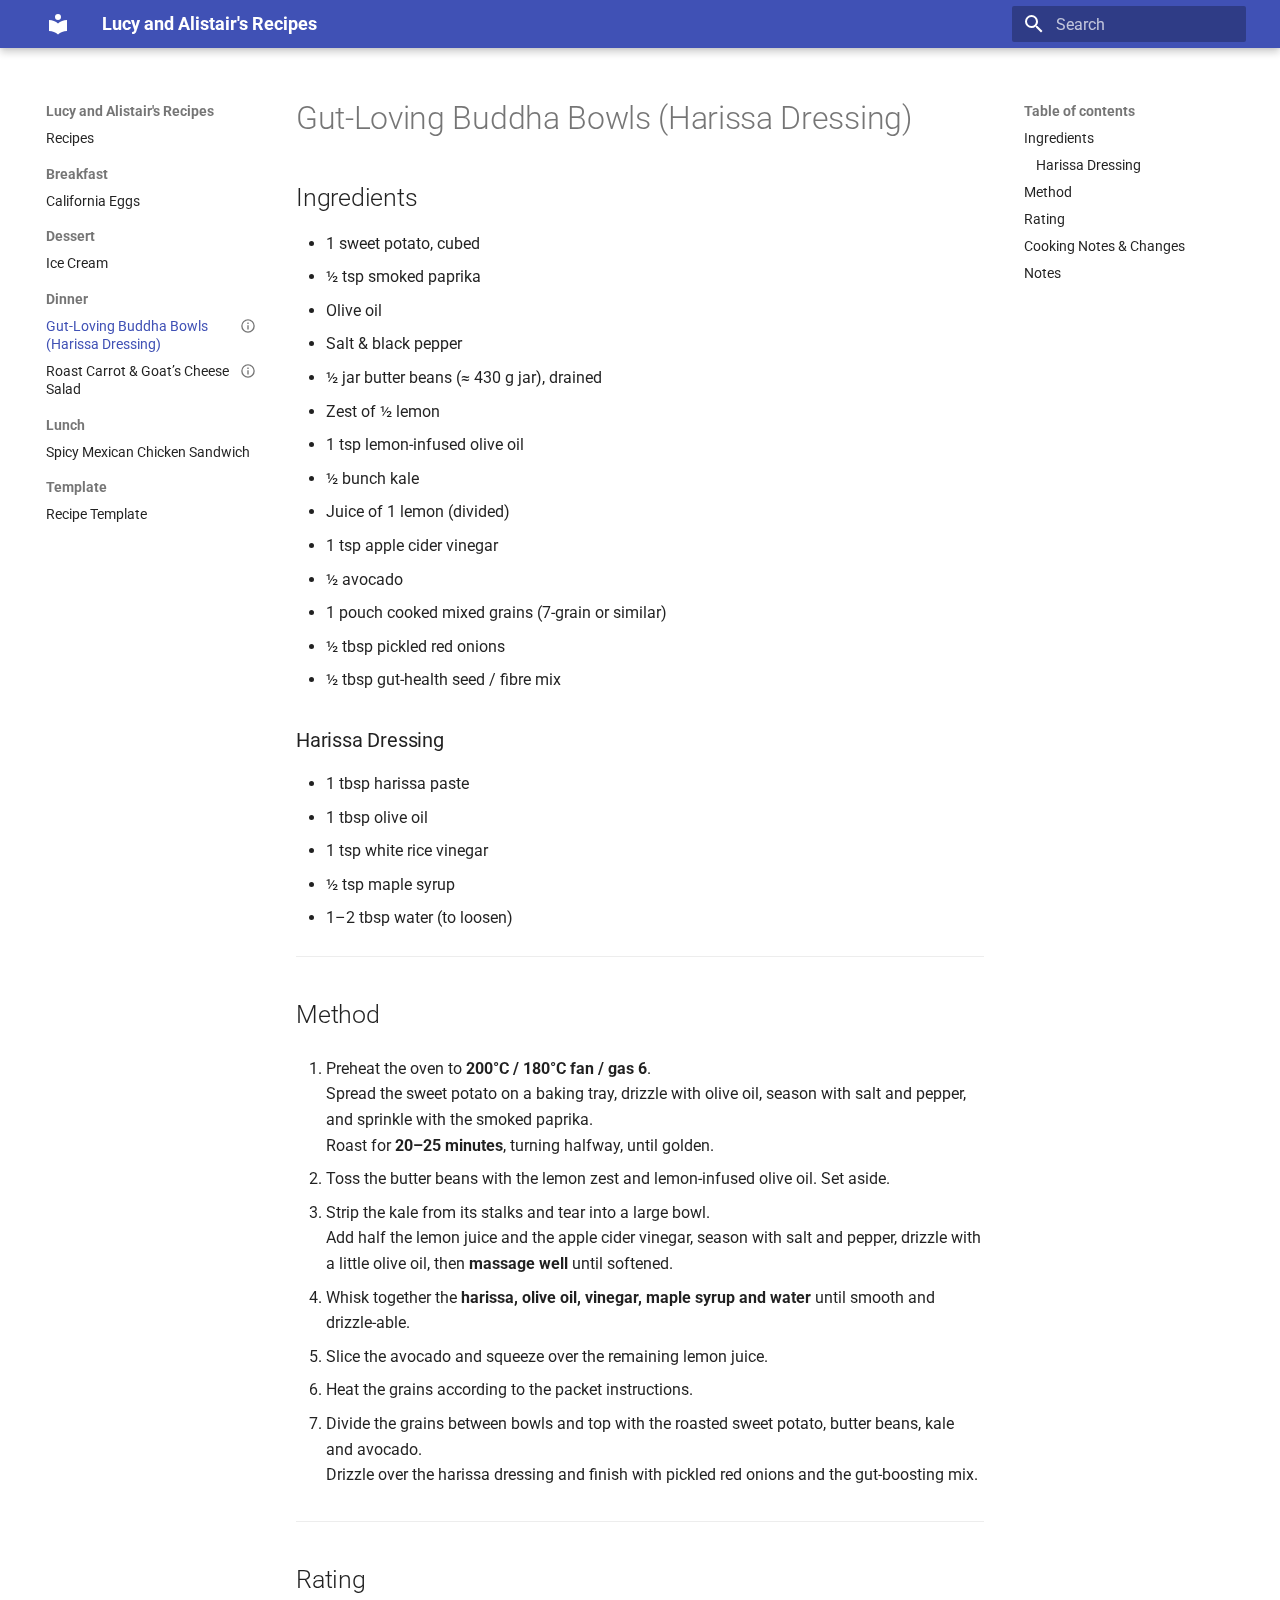
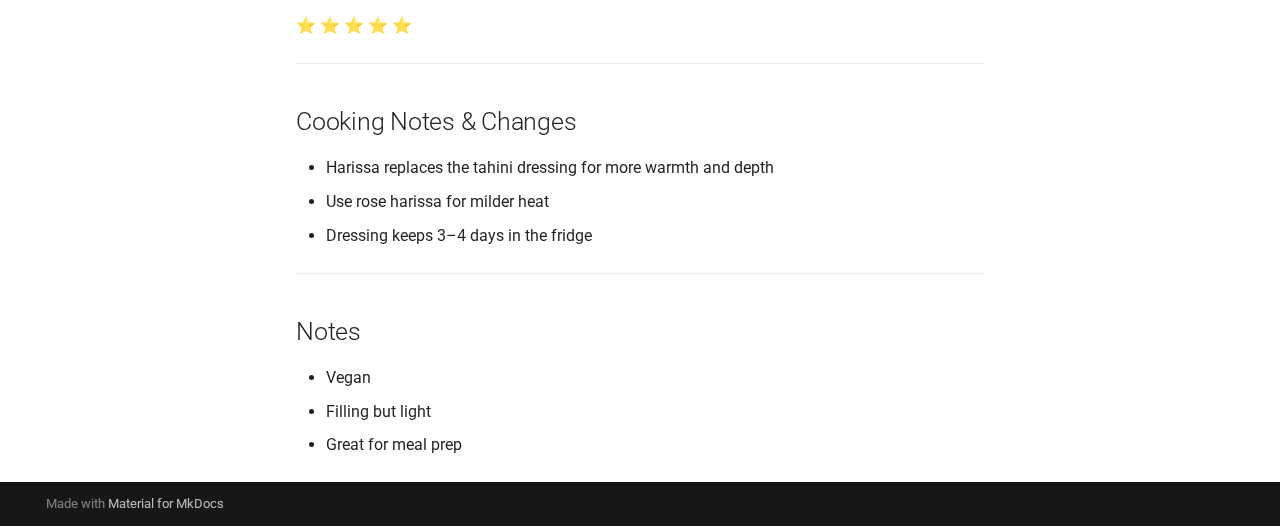
<file: Dinner/Buddah Bowl/index.html>
<!doctype html>
<html lang="en" class="no-js">
  <head>
    
      <meta charset="utf-8">
      <meta name="viewport" content="width=device-width,initial-scale=1">
      
      
      
      
        <link rel="prev" href="../../Dessert/Dessert%20test/">
      
      
        <link rel="next" href="../Roast%20carrot%20and%20goats%20cheese%20salad/">
      
      
        
      
      
      <link rel="icon" href="../../assets/images/favicon.png">
      <meta name="generator" content="mkdocs-1.6.1, mkdocs-material-9.7.1">
    
    
      
        <title>Gut-Loving Buddha Bowls (Harissa Dressing) - Lucy and Alistair's Recipes</title>
      
    
    
      <link rel="stylesheet" href="../../assets/stylesheets/main.484c7ddc.min.css">
      
      


    
    
      
    
    
      
        
        
        <link rel="preconnect" href="https://fonts.gstatic.com" crossorigin>
        <link rel="stylesheet" href="https://fonts.googleapis.com/css?family=Roboto:300,300i,400,400i,700,700i%7CRoboto+Mono:400,400i,700,700i&display=fallback">
        <style>:root{--md-text-font:"Roboto";--md-code-font:"Roboto Mono"}</style>
      
    
    
    <script>__md_scope=new URL("../..",location),__md_hash=e=>[...e].reduce(((e,_)=>(e<<5)-e+_.charCodeAt(0)),0),__md_get=(e,_=localStorage,t=__md_scope)=>JSON.parse(_.getItem(t.pathname+"."+e)),__md_set=(e,_,t=localStorage,a=__md_scope)=>{try{t.setItem(a.pathname+"."+e,JSON.stringify(_))}catch(e){}}</script>
    
      

    
    
  </head>
  
  
    <body dir="ltr">
  
    
    <input class="md-toggle" data-md-toggle="drawer" type="checkbox" id="__drawer" autocomplete="off">
    <input class="md-toggle" data-md-toggle="search" type="checkbox" id="__search" autocomplete="off">
    <label class="md-overlay" for="__drawer"></label>
    <div data-md-component="skip">
      
        
        <a href="#gut-loving-buddha-bowls-harissa-dressing" class="md-skip">
          Skip to content
        </a>
      
    </div>
    <div data-md-component="announce">
      
    </div>
    
    
      

  

<header class="md-header md-header--shadow" data-md-component="header">
  <nav class="md-header__inner md-grid" aria-label="Header">
    <a href="../.." title="Lucy and Alistair&#39;s Recipes" class="md-header__button md-logo" aria-label="Lucy and Alistair's Recipes" data-md-component="logo">
      
  
  <svg xmlns="http://www.w3.org/2000/svg" viewBox="0 0 24 24"><path d="M12 8a3 3 0 0 0 3-3 3 3 0 0 0-3-3 3 3 0 0 0-3 3 3 3 0 0 0 3 3m0 3.54C9.64 9.35 6.5 8 3 8v11c3.5 0 6.64 1.35 9 3.54 2.36-2.19 5.5-3.54 9-3.54V8c-3.5 0-6.64 1.35-9 3.54"/></svg>

    </a>
    <label class="md-header__button md-icon" for="__drawer">
      
      <svg xmlns="http://www.w3.org/2000/svg" viewBox="0 0 24 24"><path d="M3 6h18v2H3zm0 5h18v2H3zm0 5h18v2H3z"/></svg>
    </label>
    <div class="md-header__title" data-md-component="header-title">
      <div class="md-header__ellipsis">
        <div class="md-header__topic">
          <span class="md-ellipsis">
            Lucy and Alistair's Recipes
          </span>
        </div>
        <div class="md-header__topic" data-md-component="header-topic">
          <span class="md-ellipsis">
            
              Gut-Loving Buddha Bowls (Harissa Dressing)
            
          </span>
        </div>
      </div>
    </div>
    
    
      <script>var palette=__md_get("__palette");if(palette&&palette.color){if("(prefers-color-scheme)"===palette.color.media){var media=matchMedia("(prefers-color-scheme: light)"),input=document.querySelector(media.matches?"[data-md-color-media='(prefers-color-scheme: light)']":"[data-md-color-media='(prefers-color-scheme: dark)']");palette.color.media=input.getAttribute("data-md-color-media"),palette.color.scheme=input.getAttribute("data-md-color-scheme"),palette.color.primary=input.getAttribute("data-md-color-primary"),palette.color.accent=input.getAttribute("data-md-color-accent")}for(var[key,value]of Object.entries(palette.color))document.body.setAttribute("data-md-color-"+key,value)}</script>
    
    
    
      
      
        <label class="md-header__button md-icon" for="__search">
          
          <svg xmlns="http://www.w3.org/2000/svg" viewBox="0 0 24 24"><path d="M9.5 3A6.5 6.5 0 0 1 16 9.5c0 1.61-.59 3.09-1.56 4.23l.27.27h.79l5 5-1.5 1.5-5-5v-.79l-.27-.27A6.52 6.52 0 0 1 9.5 16 6.5 6.5 0 0 1 3 9.5 6.5 6.5 0 0 1 9.5 3m0 2C7 5 5 7 5 9.5S7 14 9.5 14 14 12 14 9.5 12 5 9.5 5"/></svg>
        </label>
        <div class="md-search" data-md-component="search" role="dialog">
  <label class="md-search__overlay" for="__search"></label>
  <div class="md-search__inner" role="search">
    <form class="md-search__form" name="search">
      <input type="text" class="md-search__input" name="query" aria-label="Search" placeholder="Search" autocapitalize="off" autocorrect="off" autocomplete="off" spellcheck="false" data-md-component="search-query" required>
      <label class="md-search__icon md-icon" for="__search">
        
        <svg xmlns="http://www.w3.org/2000/svg" viewBox="0 0 24 24"><path d="M9.5 3A6.5 6.5 0 0 1 16 9.5c0 1.61-.59 3.09-1.56 4.23l.27.27h.79l5 5-1.5 1.5-5-5v-.79l-.27-.27A6.52 6.52 0 0 1 9.5 16 6.5 6.5 0 0 1 3 9.5 6.5 6.5 0 0 1 9.5 3m0 2C7 5 5 7 5 9.5S7 14 9.5 14 14 12 14 9.5 12 5 9.5 5"/></svg>
        
        <svg xmlns="http://www.w3.org/2000/svg" viewBox="0 0 24 24"><path d="M20 11v2H8l5.5 5.5-1.42 1.42L4.16 12l7.92-7.92L13.5 5.5 8 11z"/></svg>
      </label>
      <nav class="md-search__options" aria-label="Search">
        
        <button type="reset" class="md-search__icon md-icon" title="Clear" aria-label="Clear" tabindex="-1">
          
          <svg xmlns="http://www.w3.org/2000/svg" viewBox="0 0 24 24"><path d="M19 6.41 17.59 5 12 10.59 6.41 5 5 6.41 10.59 12 5 17.59 6.41 19 12 13.41 17.59 19 19 17.59 13.41 12z"/></svg>
        </button>
      </nav>
      
        <div class="md-search__suggest" data-md-component="search-suggest"></div>
      
    </form>
    <div class="md-search__output">
      <div class="md-search__scrollwrap" tabindex="0" data-md-scrollfix>
        <div class="md-search-result" data-md-component="search-result">
          <div class="md-search-result__meta">
            Initializing search
          </div>
          <ol class="md-search-result__list" role="presentation"></ol>
        </div>
      </div>
    </div>
  </div>
</div>
      
    
    
  </nav>
  
</header>
    
    <div class="md-container" data-md-component="container">
      
      
        
          
        
      
      <main class="md-main" data-md-component="main">
        <div class="md-main__inner md-grid">
          
            
              
              <div class="md-sidebar md-sidebar--primary" data-md-component="sidebar" data-md-type="navigation" >
                <div class="md-sidebar__scrollwrap">
                  <div class="md-sidebar__inner">
                    



<nav class="md-nav md-nav--primary" aria-label="Navigation" data-md-level="0">
  <label class="md-nav__title" for="__drawer">
    <a href="../.." title="Lucy and Alistair&#39;s Recipes" class="md-nav__button md-logo" aria-label="Lucy and Alistair's Recipes" data-md-component="logo">
      
  
  <svg xmlns="http://www.w3.org/2000/svg" viewBox="0 0 24 24"><path d="M12 8a3 3 0 0 0 3-3 3 3 0 0 0-3-3 3 3 0 0 0-3 3 3 3 0 0 0 3 3m0 3.54C9.64 9.35 6.5 8 3 8v11c3.5 0 6.64 1.35 9 3.54 2.36-2.19 5.5-3.54 9-3.54V8c-3.5 0-6.64 1.35-9 3.54"/></svg>

    </a>
    Lucy and Alistair's Recipes
  </label>
  
  <ul class="md-nav__list" data-md-scrollfix>
    
      
      
  
  
  
  
    <li class="md-nav__item">
      <a href="../.." class="md-nav__link">
        
  
  
  <span class="md-ellipsis">
    
  
    Recipes
  

    
  </span>
  
  

      </a>
    </li>
  

    
      
      
  
  
  
  
    
    
      
        
      
    
    
    
      
        
        
      
    
    
    <li class="md-nav__item md-nav__item--section md-nav__item--nested">
      
        
        
          
        
        <input class="md-nav__toggle md-toggle md-toggle--indeterminate" type="checkbox" id="__nav_2" >
        
          
          <label class="md-nav__link" for="__nav_2" id="__nav_2_label" tabindex="">
            
  
  
  <span class="md-ellipsis">
    
  
    Breakfast
  

    
  </span>
  
  

            <span class="md-nav__icon md-icon"></span>
          </label>
        
        <nav class="md-nav" data-md-level="1" aria-labelledby="__nav_2_label" aria-expanded="false">
          <label class="md-nav__title" for="__nav_2">
            <span class="md-nav__icon md-icon"></span>
            
  
    Breakfast
  

          </label>
          <ul class="md-nav__list" data-md-scrollfix>
            
              
                
  
  
  
  
    <li class="md-nav__item">
      <a href="../../Breakfast/California%20Eggs/" class="md-nav__link">
        
  
  
  <span class="md-ellipsis">
    
  
    California Eggs
  

    
  </span>
  
  

      </a>
    </li>
  

              
            
          </ul>
        </nav>
      
    </li>
  

    
      
      
  
  
  
  
    
    
      
        
      
    
    
    
      
        
        
      
    
    
    <li class="md-nav__item md-nav__item--section md-nav__item--nested">
      
        
        
          
        
        <input class="md-nav__toggle md-toggle md-toggle--indeterminate" type="checkbox" id="__nav_3" >
        
          
          <label class="md-nav__link" for="__nav_3" id="__nav_3_label" tabindex="">
            
  
  
  <span class="md-ellipsis">
    
  
    Dessert
  

    
  </span>
  
  

            <span class="md-nav__icon md-icon"></span>
          </label>
        
        <nav class="md-nav" data-md-level="1" aria-labelledby="__nav_3_label" aria-expanded="false">
          <label class="md-nav__title" for="__nav_3">
            <span class="md-nav__icon md-icon"></span>
            
  
    Dessert
  

          </label>
          <ul class="md-nav__list" data-md-scrollfix>
            
              
                
  
  
  
  
    <li class="md-nav__item">
      <a href="../../Dessert/Dessert%20test/" class="md-nav__link">
        
  
  
  <span class="md-ellipsis">
    
  
    Ice Cream
  

    
  </span>
  
  

      </a>
    </li>
  

              
            
          </ul>
        </nav>
      
    </li>
  

    
      
      
  
  
    
  
  
  
    
    
      
        
      
        
      
    
    
    
      
        
        
      
    
    
    <li class="md-nav__item md-nav__item--active md-nav__item--section md-nav__item--nested">
      
        
        
        <input class="md-nav__toggle md-toggle " type="checkbox" id="__nav_4" checked>
        
          
          <label class="md-nav__link" for="__nav_4" id="__nav_4_label" tabindex="">
            
  
  
  <span class="md-ellipsis">
    
  
    Dinner
  

    
  </span>
  
  

            <span class="md-nav__icon md-icon"></span>
          </label>
        
        <nav class="md-nav" data-md-level="1" aria-labelledby="__nav_4_label" aria-expanded="true">
          <label class="md-nav__title" for="__nav_4">
            <span class="md-nav__icon md-icon"></span>
            
  
    Dinner
  

          </label>
          <ul class="md-nav__list" data-md-scrollfix>
            
              
                
  
  
    
  
  
  
    <li class="md-nav__item md-nav__item--active">
      
      <input class="md-nav__toggle md-toggle" type="checkbox" id="__toc">
      
      
        
      
      
        <label class="md-nav__link md-nav__link--active" for="__toc">
          
  
  
  <span class="md-ellipsis">
    
  
    Gut-Loving Buddha Bowls (Harissa Dressing)
  

    
  </span>
  
  
    
  
  
    <span class="md-status md-status--loved"></span>
  

  

          <span class="md-nav__icon md-icon"></span>
        </label>
      
      <a href="./" class="md-nav__link md-nav__link--active">
        
  
  
  <span class="md-ellipsis">
    
  
    Gut-Loving Buddha Bowls (Harissa Dressing)
  

    
  </span>
  
  
    
  
  
    <span class="md-status md-status--loved"></span>
  

  

      </a>
      
        

<nav class="md-nav md-nav--secondary" aria-label="Table of contents">
  
  
  
    
  
  
    <label class="md-nav__title" for="__toc">
      <span class="md-nav__icon md-icon"></span>
      Table of contents
    </label>
    <ul class="md-nav__list" data-md-component="toc" data-md-scrollfix>
      
        <li class="md-nav__item">
  <a href="#ingredients" class="md-nav__link">
    <span class="md-ellipsis">
      
        Ingredients
      
    </span>
  </a>
  
    <nav class="md-nav" aria-label="Ingredients">
      <ul class="md-nav__list">
        
          <li class="md-nav__item">
  <a href="#harissa-dressing" class="md-nav__link">
    <span class="md-ellipsis">
      
        Harissa Dressing
      
    </span>
  </a>
  
</li>
        
      </ul>
    </nav>
  
</li>
      
        <li class="md-nav__item">
  <a href="#method" class="md-nav__link">
    <span class="md-ellipsis">
      
        Method
      
    </span>
  </a>
  
</li>
      
        <li class="md-nav__item">
  <a href="#rating" class="md-nav__link">
    <span class="md-ellipsis">
      
        Rating
      
    </span>
  </a>
  
</li>
      
        <li class="md-nav__item">
  <a href="#cooking-notes-changes" class="md-nav__link">
    <span class="md-ellipsis">
      
        Cooking Notes &amp; Changes
      
    </span>
  </a>
  
</li>
      
        <li class="md-nav__item">
  <a href="#notes" class="md-nav__link">
    <span class="md-ellipsis">
      
        Notes
      
    </span>
  </a>
  
</li>
      
    </ul>
  
</nav>
      
    </li>
  

              
            
              
                
  
  
  
  
    <li class="md-nav__item">
      <a href="../Roast%20carrot%20and%20goats%20cheese%20salad/" class="md-nav__link">
        
  
  
  <span class="md-ellipsis">
    
  
    Roast Carrot &amp; Goat’s Cheese Salad
  

    
  </span>
  
  
    
  
  
    <span class="md-status md-status--loved"></span>
  

  

      </a>
    </li>
  

              
            
          </ul>
        </nav>
      
    </li>
  

    
      
      
  
  
  
  
    
    
      
        
      
    
    
    
      
        
        
      
    
    
    <li class="md-nav__item md-nav__item--section md-nav__item--nested">
      
        
        
          
        
        <input class="md-nav__toggle md-toggle md-toggle--indeterminate" type="checkbox" id="__nav_5" >
        
          
          <label class="md-nav__link" for="__nav_5" id="__nav_5_label" tabindex="">
            
  
  
  <span class="md-ellipsis">
    
  
    Lunch
  

    
  </span>
  
  

            <span class="md-nav__icon md-icon"></span>
          </label>
        
        <nav class="md-nav" data-md-level="1" aria-labelledby="__nav_5_label" aria-expanded="false">
          <label class="md-nav__title" for="__nav_5">
            <span class="md-nav__icon md-icon"></span>
            
  
    Lunch
  

          </label>
          <ul class="md-nav__list" data-md-scrollfix>
            
              
                
  
  
  
  
    <li class="md-nav__item">
      <a href="../../Lunch/Lunch%20Test/" class="md-nav__link">
        
  
  
  <span class="md-ellipsis">
    
  
    Spicy Mexican Chicken Sandwich
  

    
  </span>
  
  

      </a>
    </li>
  

              
            
          </ul>
        </nav>
      
    </li>
  

    
      
      
  
  
  
  
    
    
      
        
      
    
    
    
      
        
        
      
    
    
    <li class="md-nav__item md-nav__item--section md-nav__item--nested">
      
        
        
          
        
        <input class="md-nav__toggle md-toggle md-toggle--indeterminate" type="checkbox" id="__nav_6" >
        
          
          <label class="md-nav__link" for="__nav_6" id="__nav_6_label" tabindex="">
            
  
  
  <span class="md-ellipsis">
    
  
     Template
  

    
  </span>
  
  

            <span class="md-nav__icon md-icon"></span>
          </label>
        
        <nav class="md-nav" data-md-level="1" aria-labelledby="__nav_6_label" aria-expanded="false">
          <label class="md-nav__title" for="__nav_6">
            <span class="md-nav__icon md-icon"></span>
            
  
     Template
  

          </label>
          <ul class="md-nav__list" data-md-scrollfix>
            
              
                
  
  
  
  
    <li class="md-nav__item">
      <a href="../../_Template/Recipe%20Template/" class="md-nav__link">
        
  
  
  <span class="md-ellipsis">
    
  
    Recipe Template
  

    
  </span>
  
  

      </a>
    </li>
  

              
            
          </ul>
        </nav>
      
    </li>
  

    
  </ul>
</nav>
                  </div>
                </div>
              </div>
            
            
              
              <div class="md-sidebar md-sidebar--secondary" data-md-component="sidebar" data-md-type="toc" >
                <div class="md-sidebar__scrollwrap">
                  <div class="md-sidebar__inner">
                    

<nav class="md-nav md-nav--secondary" aria-label="Table of contents">
  
  
  
    
  
  
    <label class="md-nav__title" for="__toc">
      <span class="md-nav__icon md-icon"></span>
      Table of contents
    </label>
    <ul class="md-nav__list" data-md-component="toc" data-md-scrollfix>
      
        <li class="md-nav__item">
  <a href="#ingredients" class="md-nav__link">
    <span class="md-ellipsis">
      
        Ingredients
      
    </span>
  </a>
  
    <nav class="md-nav" aria-label="Ingredients">
      <ul class="md-nav__list">
        
          <li class="md-nav__item">
  <a href="#harissa-dressing" class="md-nav__link">
    <span class="md-ellipsis">
      
        Harissa Dressing
      
    </span>
  </a>
  
</li>
        
      </ul>
    </nav>
  
</li>
      
        <li class="md-nav__item">
  <a href="#method" class="md-nav__link">
    <span class="md-ellipsis">
      
        Method
      
    </span>
  </a>
  
</li>
      
        <li class="md-nav__item">
  <a href="#rating" class="md-nav__link">
    <span class="md-ellipsis">
      
        Rating
      
    </span>
  </a>
  
</li>
      
        <li class="md-nav__item">
  <a href="#cooking-notes-changes" class="md-nav__link">
    <span class="md-ellipsis">
      
        Cooking Notes &amp; Changes
      
    </span>
  </a>
  
</li>
      
        <li class="md-nav__item">
  <a href="#notes" class="md-nav__link">
    <span class="md-ellipsis">
      
        Notes
      
    </span>
  </a>
  
</li>
      
    </ul>
  
</nav>
                  </div>
                </div>
              </div>
            
          
          
            <div class="md-content" data-md-component="content">
              
              <article class="md-content__inner md-typeset">
                
                  



<h1 id="gut-loving-buddha-bowls-harissa-dressing">Gut-Loving Buddha Bowls (Harissa Dressing)</h1>
<h2 id="ingredients">Ingredients</h2>
<ul>
<li>1 sweet potato, cubed  </li>
<li>½ tsp smoked paprika  </li>
<li>Olive oil  </li>
<li>
<p>Salt &amp; black pepper  </p>
</li>
<li>
<p>½ jar butter beans (≈ 430 g jar), drained  </p>
</li>
<li>Zest of ½ lemon  </li>
<li>
<p>1 tsp lemon-infused olive oil  </p>
</li>
<li>
<p>½ bunch kale  </p>
</li>
<li>Juice of 1 lemon (divided)  </li>
<li>
<p>1 tsp apple cider vinegar  </p>
</li>
<li>
<p>½ avocado  </p>
</li>
<li>
<p>1 pouch cooked mixed grains (7-grain or similar)  </p>
</li>
<li>
<p>½ tbsp pickled red onions  </p>
</li>
<li>½ tbsp gut-health seed / fibre mix  </li>
</ul>
<h3 id="harissa-dressing">Harissa Dressing</h3>
<ul>
<li>1 tbsp harissa paste  </li>
<li>1 tbsp olive oil  </li>
<li>1 tsp white rice vinegar  </li>
<li>½ tsp maple syrup  </li>
<li>1–2 tbsp water (to loosen)</li>
</ul>
<hr />
<h2 id="method">Method</h2>
<ol>
<li>
<p>Preheat the oven to <strong>200°C / 180°C fan / gas 6</strong>.<br />
   Spread the sweet potato on a baking tray, drizzle with olive oil, season with salt and pepper, and sprinkle with the smoked paprika.<br />
   Roast for <strong>20–25 minutes</strong>, turning halfway, until golden.</p>
</li>
<li>
<p>Toss the butter beans with the lemon zest and lemon-infused olive oil. Set aside.</p>
</li>
<li>
<p>Strip the kale from its stalks and tear into a large bowl.<br />
   Add half the lemon juice and the apple cider vinegar, season with salt and pepper, drizzle with a little olive oil, then <strong>massage well</strong> until softened.</p>
</li>
<li>
<p>Whisk together the <strong>harissa, olive oil, vinegar, maple syrup and water</strong> until smooth and drizzle-able.</p>
</li>
<li>
<p>Slice the avocado and squeeze over the remaining lemon juice.</p>
</li>
<li>
<p>Heat the grains according to the packet instructions.</p>
</li>
<li>
<p>Divide the grains between bowls and top with the roasted sweet potato, butter beans, kale and avocado.<br />
   Drizzle over the harissa dressing and finish with pickled red onions and the gut-boosting mix.</p>
</li>
</ol>
<hr />
<h2 id="rating">Rating</h2>
<p>⭐ ⭐ ⭐ ⭐ ⭐</p>
<hr />
<h2 id="cooking-notes-changes">Cooking Notes &amp; Changes</h2>
<ul>
<li>Harissa replaces the tahini dressing for more warmth and depth  </li>
<li>Use rose harissa for milder heat  </li>
<li>Dressing keeps 3–4 days in the fridge</li>
</ul>
<hr />
<h2 id="notes">Notes</h2>
<ul>
<li>Vegan  </li>
<li>Filling but light  </li>
<li>Great for meal prep</li>
</ul>







  
  






                
              </article>
            </div>
          
          
<script>var target=document.getElementById(location.hash.slice(1));target&&target.name&&(target.checked=target.name.startsWith("__tabbed_"))</script>
        </div>
        
      </main>
      
        <footer class="md-footer">
  
  <div class="md-footer-meta md-typeset">
    <div class="md-footer-meta__inner md-grid">
      <div class="md-copyright">
  
  
    Made with
    <a href="https://squidfunk.github.io/mkdocs-material/" target="_blank" rel="noopener">
      Material for MkDocs
    </a>
  
</div>
      
    </div>
  </div>
</footer>
      
    </div>
    <div class="md-dialog" data-md-component="dialog">
      <div class="md-dialog__inner md-typeset"></div>
    </div>
    
    
    
      
      
      <script id="__config" type="application/json">{"annotate": null, "base": "../..", "features": ["navigation.sections", "navigation.expand", "navigation.indexes", "search.highlight", "search.suggest"], "search": "../../assets/javascripts/workers/search.2c215733.min.js", "tags": null, "translations": {"clipboard.copied": "Copied to clipboard", "clipboard.copy": "Copy to clipboard", "search.result.more.one": "1 more on this page", "search.result.more.other": "# more on this page", "search.result.none": "No matching documents", "search.result.one": "1 matching document", "search.result.other": "# matching documents", "search.result.placeholder": "Type to start searching", "search.result.term.missing": "Missing", "select.version": "Select version"}, "version": null}</script>
    
    
      <script src="../../assets/javascripts/bundle.79ae519e.min.js"></script>
      
    
  </body>
</html>
</file>
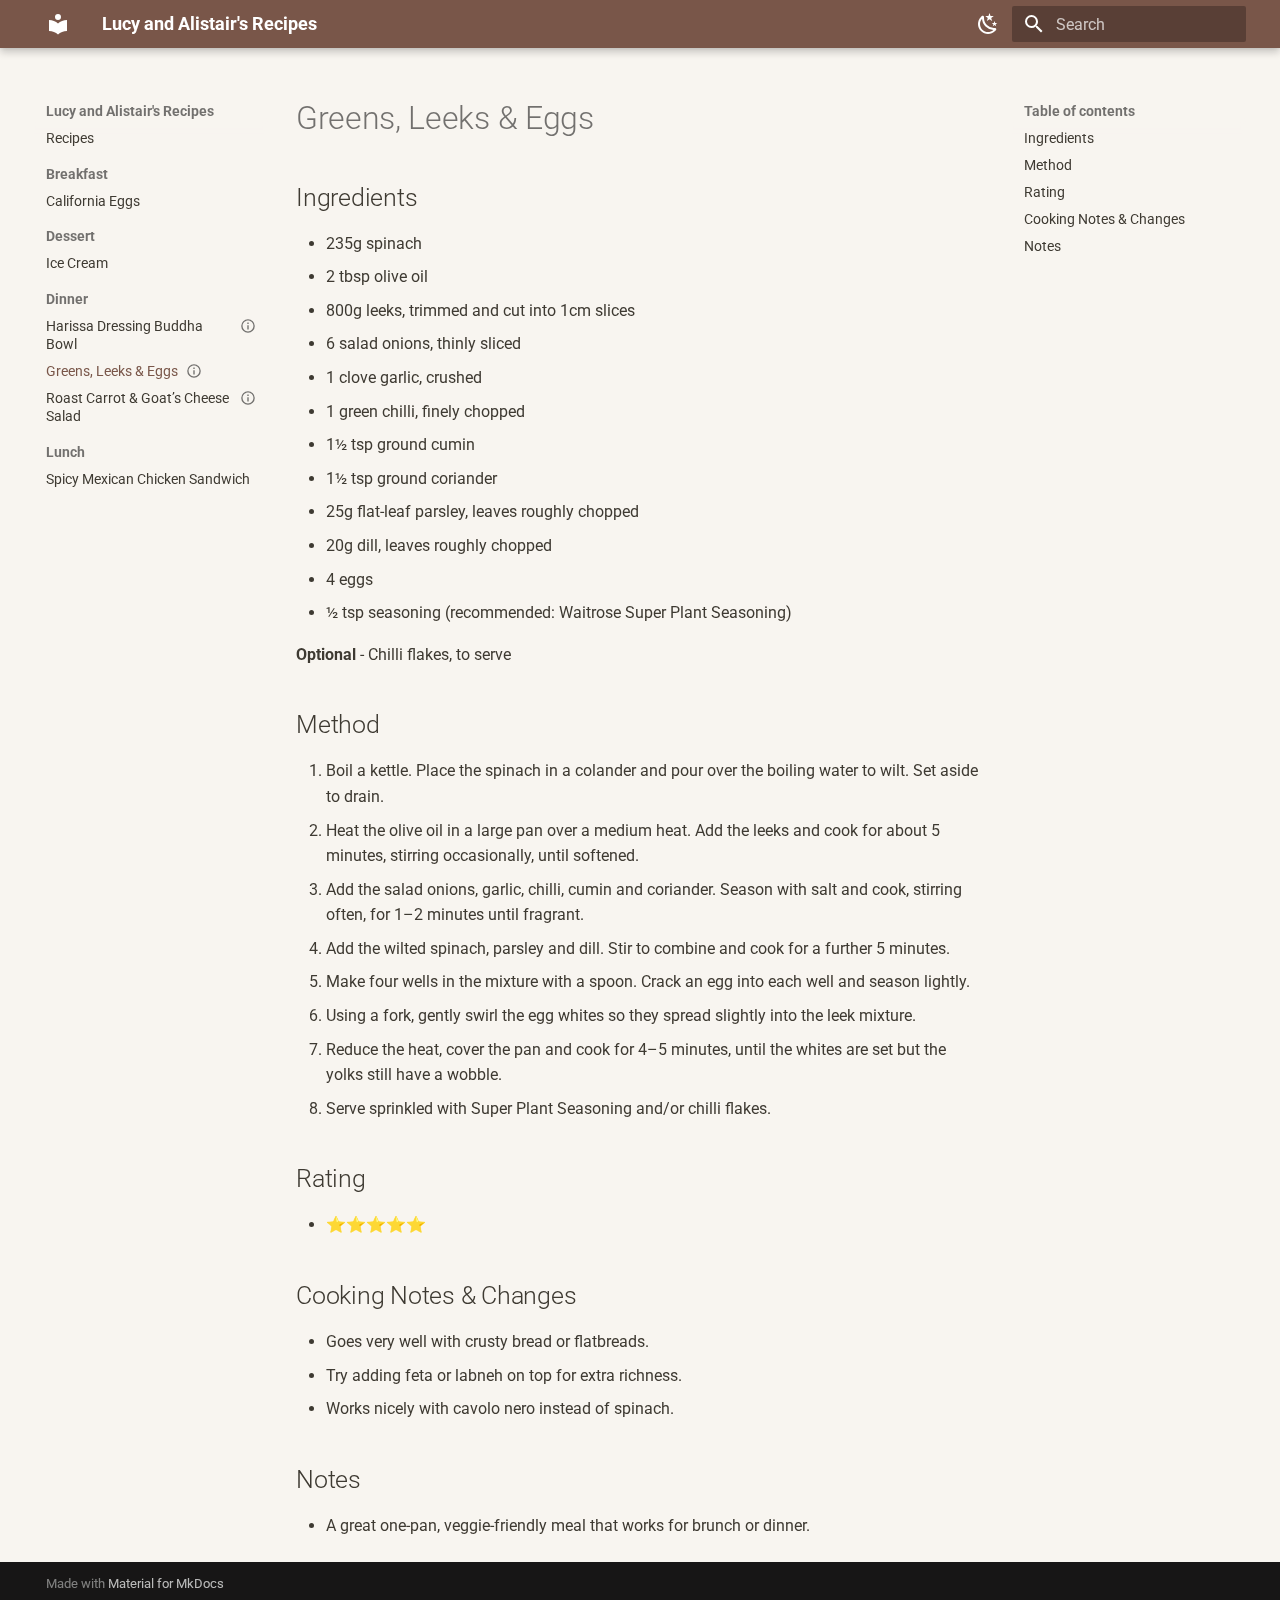
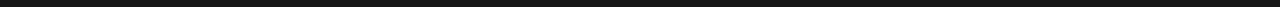
<file: Dinner/Greens, Leeks & Eggs/index.html>
<!doctype html>
<html lang="en" class="no-js">
  <head>
    
      <meta charset="utf-8">
      <meta name="viewport" content="width=device-width,initial-scale=1">
      
      
      
      
        <link rel="prev" href="../Buddah%20Bowl/">
      
      
        <link rel="next" href="../Roast%20carrot%20and%20goats%20cheese%20salad/">
      
      
        
      
      
      <link rel="icon" href="../../assets/images/favicon.png">
      <meta name="generator" content="mkdocs-1.6.1, mkdocs-material-9.7.1">
    
    
      
        <title>Greens, Leeks & Eggs - Lucy and Alistair's Recipes</title>
      
    
    
      <link rel="stylesheet" href="../../assets/stylesheets/main.484c7ddc.min.css">
      
        
        <link rel="stylesheet" href="../../assets/stylesheets/palette.ab4e12ef.min.css">
      
      


    
    
      
    
    
      
        
        
        <link rel="preconnect" href="https://fonts.gstatic.com" crossorigin>
        <link rel="stylesheet" href="https://fonts.googleapis.com/css?family=Roboto:300,300i,400,400i,700,700i%7CRoboto+Mono:400,400i,700,700i&display=fallback">
        <style>:root{--md-text-font:"Roboto";--md-code-font:"Roboto Mono"}</style>
      
    
    
      <link rel="stylesheet" href="../../stylesheets/extra.css">
    
    <script>__md_scope=new URL("../..",location),__md_hash=e=>[...e].reduce(((e,_)=>(e<<5)-e+_.charCodeAt(0)),0),__md_get=(e,_=localStorage,t=__md_scope)=>JSON.parse(_.getItem(t.pathname+"."+e)),__md_set=(e,_,t=localStorage,a=__md_scope)=>{try{t.setItem(a.pathname+"."+e,JSON.stringify(_))}catch(e){}}</script>
    
      

    
    
  </head>
  
  
    
    
      
    
    
    
    
    <body dir="ltr" data-md-color-scheme="default" data-md-color-primary="brown" data-md-color-accent="deep-orange">
  
    
    <input class="md-toggle" data-md-toggle="drawer" type="checkbox" id="__drawer" autocomplete="off">
    <input class="md-toggle" data-md-toggle="search" type="checkbox" id="__search" autocomplete="off">
    <label class="md-overlay" for="__drawer"></label>
    <div data-md-component="skip">
      
        
        <a href="#greens-leeks-eggs" class="md-skip">
          Skip to content
        </a>
      
    </div>
    <div data-md-component="announce">
      
    </div>
    
    
      

  

<header class="md-header md-header--shadow" data-md-component="header">
  <nav class="md-header__inner md-grid" aria-label="Header">
    <a href="../.." title="Lucy and Alistair&#39;s Recipes" class="md-header__button md-logo" aria-label="Lucy and Alistair's Recipes" data-md-component="logo">
      
  
  <svg xmlns="http://www.w3.org/2000/svg" viewBox="0 0 24 24"><path d="M12 8a3 3 0 0 0 3-3 3 3 0 0 0-3-3 3 3 0 0 0-3 3 3 3 0 0 0 3 3m0 3.54C9.64 9.35 6.5 8 3 8v11c3.5 0 6.64 1.35 9 3.54 2.36-2.19 5.5-3.54 9-3.54V8c-3.5 0-6.64 1.35-9 3.54"/></svg>

    </a>
    <label class="md-header__button md-icon" for="__drawer">
      
      <svg xmlns="http://www.w3.org/2000/svg" viewBox="0 0 24 24"><path d="M3 6h18v2H3zm0 5h18v2H3zm0 5h18v2H3z"/></svg>
    </label>
    <div class="md-header__title" data-md-component="header-title">
      <div class="md-header__ellipsis">
        <div class="md-header__topic">
          <span class="md-ellipsis">
            Lucy and Alistair's Recipes
          </span>
        </div>
        <div class="md-header__topic" data-md-component="header-topic">
          <span class="md-ellipsis">
            
              Greens, Leeks &amp; Eggs
            
          </span>
        </div>
      </div>
    </div>
    
      
        <form class="md-header__option" data-md-component="palette">
  
    
    
    
    <input class="md-option" data-md-color-media="" data-md-color-scheme="default" data-md-color-primary="brown" data-md-color-accent="deep-orange"  aria-label="Switch to dark mode"  type="radio" name="__palette" id="__palette_0">
    
      <label class="md-header__button md-icon" title="Switch to dark mode" for="__palette_1" hidden>
        <svg xmlns="http://www.w3.org/2000/svg" viewBox="0 0 24 24"><path d="m17.75 4.09-2.53 1.94.91 3.06-2.63-1.81-2.63 1.81.91-3.06-2.53-1.94L12.44 4l1.06-3 1.06 3zm3.5 6.91-1.64 1.25.59 1.98-1.7-1.17-1.7 1.17.59-1.98L15.75 11l2.06-.05L18.5 9l.69 1.95zm-2.28 4.95c.83-.08 1.72 1.1 1.19 1.85-.32.45-.66.87-1.08 1.27C15.17 23 8.84 23 4.94 19.07c-3.91-3.9-3.91-10.24 0-14.14.4-.4.82-.76 1.27-1.08.75-.53 1.93.36 1.85 1.19-.27 2.86.69 5.83 2.89 8.02a9.96 9.96 0 0 0 8.02 2.89m-1.64 2.02a12.08 12.08 0 0 1-7.8-3.47c-2.17-2.19-3.33-5-3.49-7.82-2.81 3.14-2.7 7.96.31 10.98 3.02 3.01 7.84 3.12 10.98.31"/></svg>
      </label>
    
  
    
    
    
    <input class="md-option" data-md-color-media="" data-md-color-scheme="slate" data-md-color-primary="brown" data-md-color-accent="deep-orange"  aria-label="Switch to light mode"  type="radio" name="__palette" id="__palette_1">
    
      <label class="md-header__button md-icon" title="Switch to light mode" for="__palette_0" hidden>
        <svg xmlns="http://www.w3.org/2000/svg" viewBox="0 0 24 24"><path d="M12 7a5 5 0 0 1 5 5 5 5 0 0 1-5 5 5 5 0 0 1-5-5 5 5 0 0 1 5-5m0 2a3 3 0 0 0-3 3 3 3 0 0 0 3 3 3 3 0 0 0 3-3 3 3 0 0 0-3-3m0-7 2.39 3.42C13.65 5.15 12.84 5 12 5s-1.65.15-2.39.42zM3.34 7l4.16-.35A7.2 7.2 0 0 0 5.94 8.5c-.44.74-.69 1.5-.83 2.29zm.02 10 1.76-3.77a7.131 7.131 0 0 0 2.38 4.14zM20.65 7l-1.77 3.79a7.02 7.02 0 0 0-2.38-4.15zm-.01 10-4.14.36c.59-.51 1.12-1.14 1.54-1.86.42-.73.69-1.5.83-2.29zM12 22l-2.41-3.44c.74.27 1.55.44 2.41.44.82 0 1.63-.17 2.37-.44z"/></svg>
      </label>
    
  
</form>
      
    
    
      <script>var palette=__md_get("__palette");if(palette&&palette.color){if("(prefers-color-scheme)"===palette.color.media){var media=matchMedia("(prefers-color-scheme: light)"),input=document.querySelector(media.matches?"[data-md-color-media='(prefers-color-scheme: light)']":"[data-md-color-media='(prefers-color-scheme: dark)']");palette.color.media=input.getAttribute("data-md-color-media"),palette.color.scheme=input.getAttribute("data-md-color-scheme"),palette.color.primary=input.getAttribute("data-md-color-primary"),palette.color.accent=input.getAttribute("data-md-color-accent")}for(var[key,value]of Object.entries(palette.color))document.body.setAttribute("data-md-color-"+key,value)}</script>
    
    
    
      
      
        <label class="md-header__button md-icon" for="__search">
          
          <svg xmlns="http://www.w3.org/2000/svg" viewBox="0 0 24 24"><path d="M9.5 3A6.5 6.5 0 0 1 16 9.5c0 1.61-.59 3.09-1.56 4.23l.27.27h.79l5 5-1.5 1.5-5-5v-.79l-.27-.27A6.52 6.52 0 0 1 9.5 16 6.5 6.5 0 0 1 3 9.5 6.5 6.5 0 0 1 9.5 3m0 2C7 5 5 7 5 9.5S7 14 9.5 14 14 12 14 9.5 12 5 9.5 5"/></svg>
        </label>
        <div class="md-search" data-md-component="search" role="dialog">
  <label class="md-search__overlay" for="__search"></label>
  <div class="md-search__inner" role="search">
    <form class="md-search__form" name="search">
      <input type="text" class="md-search__input" name="query" aria-label="Search" placeholder="Search" autocapitalize="off" autocorrect="off" autocomplete="off" spellcheck="false" data-md-component="search-query" required>
      <label class="md-search__icon md-icon" for="__search">
        
        <svg xmlns="http://www.w3.org/2000/svg" viewBox="0 0 24 24"><path d="M9.5 3A6.5 6.5 0 0 1 16 9.5c0 1.61-.59 3.09-1.56 4.23l.27.27h.79l5 5-1.5 1.5-5-5v-.79l-.27-.27A6.52 6.52 0 0 1 9.5 16 6.5 6.5 0 0 1 3 9.5 6.5 6.5 0 0 1 9.5 3m0 2C7 5 5 7 5 9.5S7 14 9.5 14 14 12 14 9.5 12 5 9.5 5"/></svg>
        
        <svg xmlns="http://www.w3.org/2000/svg" viewBox="0 0 24 24"><path d="M20 11v2H8l5.5 5.5-1.42 1.42L4.16 12l7.92-7.92L13.5 5.5 8 11z"/></svg>
      </label>
      <nav class="md-search__options" aria-label="Search">
        
        <button type="reset" class="md-search__icon md-icon" title="Clear" aria-label="Clear" tabindex="-1">
          
          <svg xmlns="http://www.w3.org/2000/svg" viewBox="0 0 24 24"><path d="M19 6.41 17.59 5 12 10.59 6.41 5 5 6.41 10.59 12 5 17.59 6.41 19 12 13.41 17.59 19 19 17.59 13.41 12z"/></svg>
        </button>
      </nav>
      
        <div class="md-search__suggest" data-md-component="search-suggest"></div>
      
    </form>
    <div class="md-search__output">
      <div class="md-search__scrollwrap" tabindex="0" data-md-scrollfix>
        <div class="md-search-result" data-md-component="search-result">
          <div class="md-search-result__meta">
            Initializing search
          </div>
          <ol class="md-search-result__list" role="presentation"></ol>
        </div>
      </div>
    </div>
  </div>
</div>
      
    
    
  </nav>
  
</header>
    
    <div class="md-container" data-md-component="container">
      
      
        
          
        
      
      <main class="md-main" data-md-component="main">
        <div class="md-main__inner md-grid">
          
            
              
              <div class="md-sidebar md-sidebar--primary" data-md-component="sidebar" data-md-type="navigation" >
                <div class="md-sidebar__scrollwrap">
                  <div class="md-sidebar__inner">
                    



<nav class="md-nav md-nav--primary" aria-label="Navigation" data-md-level="0">
  <label class="md-nav__title" for="__drawer">
    <a href="../.." title="Lucy and Alistair&#39;s Recipes" class="md-nav__button md-logo" aria-label="Lucy and Alistair's Recipes" data-md-component="logo">
      
  
  <svg xmlns="http://www.w3.org/2000/svg" viewBox="0 0 24 24"><path d="M12 8a3 3 0 0 0 3-3 3 3 0 0 0-3-3 3 3 0 0 0-3 3 3 3 0 0 0 3 3m0 3.54C9.64 9.35 6.5 8 3 8v11c3.5 0 6.64 1.35 9 3.54 2.36-2.19 5.5-3.54 9-3.54V8c-3.5 0-6.64 1.35-9 3.54"/></svg>

    </a>
    Lucy and Alistair's Recipes
  </label>
  
  <ul class="md-nav__list" data-md-scrollfix>
    
      
      
  
  
  
  
    <li class="md-nav__item">
      <a href="../.." class="md-nav__link">
        
  
  
  <span class="md-ellipsis">
    
  
    Recipes
  

    
  </span>
  
  

      </a>
    </li>
  

    
      
      
  
  
  
  
    
    
    
    
      
        
        
      
    
    
    <li class="md-nav__item md-nav__item--section md-nav__item--nested">
      
        
        
          
        
        <input class="md-nav__toggle md-toggle md-toggle--indeterminate" type="checkbox" id="__nav_2" >
        
          
          <label class="md-nav__link" for="__nav_2" id="__nav_2_label" tabindex="">
            
  
  
  <span class="md-ellipsis">
    
  
    Breakfast
  

    
  </span>
  
  

            <span class="md-nav__icon md-icon"></span>
          </label>
        
        <nav class="md-nav" data-md-level="1" aria-labelledby="__nav_2_label" aria-expanded="false">
          <label class="md-nav__title" for="__nav_2">
            <span class="md-nav__icon md-icon"></span>
            
  
    Breakfast
  

          </label>
          <ul class="md-nav__list" data-md-scrollfix>
            
              
                
  
  
  
  
    <li class="md-nav__item">
      <a href="../../Breakfast/California%20Eggs/" class="md-nav__link">
        
  
  
  <span class="md-ellipsis">
    
  
    California Eggs
  

    
  </span>
  
  

      </a>
    </li>
  

              
            
          </ul>
        </nav>
      
    </li>
  

    
      
      
  
  
  
  
    
    
    
    
      
        
        
      
    
    
    <li class="md-nav__item md-nav__item--section md-nav__item--nested">
      
        
        
          
        
        <input class="md-nav__toggle md-toggle md-toggle--indeterminate" type="checkbox" id="__nav_3" >
        
          
          <label class="md-nav__link" for="__nav_3" id="__nav_3_label" tabindex="">
            
  
  
  <span class="md-ellipsis">
    
  
    Dessert
  

    
  </span>
  
  

            <span class="md-nav__icon md-icon"></span>
          </label>
        
        <nav class="md-nav" data-md-level="1" aria-labelledby="__nav_3_label" aria-expanded="false">
          <label class="md-nav__title" for="__nav_3">
            <span class="md-nav__icon md-icon"></span>
            
  
    Dessert
  

          </label>
          <ul class="md-nav__list" data-md-scrollfix>
            
              
                
  
  
  
  
    <li class="md-nav__item">
      <a href="../../Dessert/Dessert%20test/" class="md-nav__link">
        
  
  
  <span class="md-ellipsis">
    
  
    Ice Cream
  

    
  </span>
  
  

      </a>
    </li>
  

              
            
          </ul>
        </nav>
      
    </li>
  

    
      
      
  
  
    
  
  
  
    
    
    
    
      
        
        
      
    
    
    <li class="md-nav__item md-nav__item--active md-nav__item--section md-nav__item--nested">
      
        
        
        <input class="md-nav__toggle md-toggle " type="checkbox" id="__nav_4" checked>
        
          
          <label class="md-nav__link" for="__nav_4" id="__nav_4_label" tabindex="">
            
  
  
  <span class="md-ellipsis">
    
  
    Dinner
  

    
  </span>
  
  

            <span class="md-nav__icon md-icon"></span>
          </label>
        
        <nav class="md-nav" data-md-level="1" aria-labelledby="__nav_4_label" aria-expanded="true">
          <label class="md-nav__title" for="__nav_4">
            <span class="md-nav__icon md-icon"></span>
            
  
    Dinner
  

          </label>
          <ul class="md-nav__list" data-md-scrollfix>
            
              
                
  
  
  
  
    <li class="md-nav__item">
      <a href="../Buddah%20Bowl/" class="md-nav__link">
        
  
  
  <span class="md-ellipsis">
    
  
    Harissa Dressing Buddha Bowl
  

    
  </span>
  
  
    
  
  
    <span class="md-status md-status--loved"></span>
  

  

      </a>
    </li>
  

              
            
              
                
  
  
    
  
  
  
    <li class="md-nav__item md-nav__item--active">
      
      <input class="md-nav__toggle md-toggle" type="checkbox" id="__toc">
      
      
        
      
      
        <label class="md-nav__link md-nav__link--active" for="__toc">
          
  
  
  <span class="md-ellipsis">
    
  
    Greens, Leeks &amp; Eggs
  

    
  </span>
  
  
    
  
  
    <span class="md-status md-status--untested"></span>
  

  

          <span class="md-nav__icon md-icon"></span>
        </label>
      
      <a href="./" class="md-nav__link md-nav__link--active">
        
  
  
  <span class="md-ellipsis">
    
  
    Greens, Leeks &amp; Eggs
  

    
  </span>
  
  
    
  
  
    <span class="md-status md-status--untested"></span>
  

  

      </a>
      
        

<nav class="md-nav md-nav--secondary" aria-label="Table of contents">
  
  
  
    
  
  
    <label class="md-nav__title" for="__toc">
      <span class="md-nav__icon md-icon"></span>
      Table of contents
    </label>
    <ul class="md-nav__list" data-md-component="toc" data-md-scrollfix>
      
        <li class="md-nav__item">
  <a href="#ingredients" class="md-nav__link">
    <span class="md-ellipsis">
      
        Ingredients
      
    </span>
  </a>
  
</li>
      
        <li class="md-nav__item">
  <a href="#method" class="md-nav__link">
    <span class="md-ellipsis">
      
        Method
      
    </span>
  </a>
  
</li>
      
        <li class="md-nav__item">
  <a href="#rating" class="md-nav__link">
    <span class="md-ellipsis">
      
        Rating
      
    </span>
  </a>
  
</li>
      
        <li class="md-nav__item">
  <a href="#cooking-notes-changes" class="md-nav__link">
    <span class="md-ellipsis">
      
        Cooking Notes &amp; Changes
      
    </span>
  </a>
  
</li>
      
        <li class="md-nav__item">
  <a href="#notes" class="md-nav__link">
    <span class="md-ellipsis">
      
        Notes
      
    </span>
  </a>
  
</li>
      
    </ul>
  
</nav>
      
    </li>
  

              
            
              
                
  
  
  
  
    <li class="md-nav__item">
      <a href="../Roast%20carrot%20and%20goats%20cheese%20salad/" class="md-nav__link">
        
  
  
  <span class="md-ellipsis">
    
  
    Roast Carrot &amp; Goat’s Cheese Salad
  

    
  </span>
  
  
    
  
  
    <span class="md-status md-status--loved"></span>
  

  

      </a>
    </li>
  

              
            
          </ul>
        </nav>
      
    </li>
  

    
      
      
  
  
  
  
    
    
    
    
      
        
        
      
    
    
    <li class="md-nav__item md-nav__item--section md-nav__item--nested">
      
        
        
          
        
        <input class="md-nav__toggle md-toggle md-toggle--indeterminate" type="checkbox" id="__nav_5" >
        
          
          <label class="md-nav__link" for="__nav_5" id="__nav_5_label" tabindex="">
            
  
  
  <span class="md-ellipsis">
    
  
    Lunch
  

    
  </span>
  
  

            <span class="md-nav__icon md-icon"></span>
          </label>
        
        <nav class="md-nav" data-md-level="1" aria-labelledby="__nav_5_label" aria-expanded="false">
          <label class="md-nav__title" for="__nav_5">
            <span class="md-nav__icon md-icon"></span>
            
  
    Lunch
  

          </label>
          <ul class="md-nav__list" data-md-scrollfix>
            
              
                
  
  
  
  
    <li class="md-nav__item">
      <a href="../../Lunch/Lunch%20Test/" class="md-nav__link">
        
  
  
  <span class="md-ellipsis">
    
  
    Spicy Mexican Chicken Sandwich
  

    
  </span>
  
  

      </a>
    </li>
  

              
            
          </ul>
        </nav>
      
    </li>
  

    
  </ul>
</nav>
                  </div>
                </div>
              </div>
            
            
              
              <div class="md-sidebar md-sidebar--secondary" data-md-component="sidebar" data-md-type="toc" >
                <div class="md-sidebar__scrollwrap">
                  <div class="md-sidebar__inner">
                    

<nav class="md-nav md-nav--secondary" aria-label="Table of contents">
  
  
  
    
  
  
    <label class="md-nav__title" for="__toc">
      <span class="md-nav__icon md-icon"></span>
      Table of contents
    </label>
    <ul class="md-nav__list" data-md-component="toc" data-md-scrollfix>
      
        <li class="md-nav__item">
  <a href="#ingredients" class="md-nav__link">
    <span class="md-ellipsis">
      
        Ingredients
      
    </span>
  </a>
  
</li>
      
        <li class="md-nav__item">
  <a href="#method" class="md-nav__link">
    <span class="md-ellipsis">
      
        Method
      
    </span>
  </a>
  
</li>
      
        <li class="md-nav__item">
  <a href="#rating" class="md-nav__link">
    <span class="md-ellipsis">
      
        Rating
      
    </span>
  </a>
  
</li>
      
        <li class="md-nav__item">
  <a href="#cooking-notes-changes" class="md-nav__link">
    <span class="md-ellipsis">
      
        Cooking Notes &amp; Changes
      
    </span>
  </a>
  
</li>
      
        <li class="md-nav__item">
  <a href="#notes" class="md-nav__link">
    <span class="md-ellipsis">
      
        Notes
      
    </span>
  </a>
  
</li>
      
    </ul>
  
</nav>
                  </div>
                </div>
              </div>
            
          
          
            <div class="md-content" data-md-component="content">
              
              <article class="md-content__inner md-typeset">
                
                  



<h1 id="greens-leeks-eggs">Greens, Leeks &amp; Eggs</h1>
<h2 id="ingredients">Ingredients</h2>
<ul>
<li>235g spinach  </li>
<li>2 tbsp olive oil  </li>
<li>800g leeks, trimmed and cut into 1cm slices  </li>
<li>6 salad onions, thinly sliced  </li>
<li>1 clove garlic, crushed  </li>
<li>1 green chilli, finely chopped  </li>
<li>1½ tsp ground cumin  </li>
<li>1½ tsp ground coriander  </li>
<li>25g flat-leaf parsley, leaves roughly chopped  </li>
<li>20g dill, leaves roughly chopped  </li>
<li>4 eggs  </li>
<li>½ tsp seasoning (recommended: Waitrose Super Plant Seasoning)  </li>
</ul>
<p><strong>Optional</strong>
- Chilli flakes, to serve  </p>
<h2 id="method">Method</h2>
<ol>
<li>Boil a kettle. Place the spinach in a colander and pour over the boiling water to wilt. Set aside to drain.</li>
<li>Heat the olive oil in a large pan over a medium heat. Add the leeks and cook for about 5 minutes, stirring occasionally, until softened.</li>
<li>Add the salad onions, garlic, chilli, cumin and coriander. Season with salt and cook, stirring often, for 1–2 minutes until fragrant.</li>
<li>Add the wilted spinach, parsley and dill. Stir to combine and cook for a further 5 minutes.</li>
<li>Make four wells in the mixture with a spoon. Crack an egg into each well and season lightly.</li>
<li>Using a fork, gently swirl the egg whites so they spread slightly into the leek mixture.</li>
<li>Reduce the heat, cover the pan and cook for 4–5 minutes, until the whites are set but the yolks still have a wobble.</li>
<li>Serve sprinkled with Super Plant Seasoning and/or chilli flakes.</li>
</ol>
<h2 id="rating">Rating</h2>
<ul>
<li>⭐⭐⭐⭐⭐</li>
</ul>
<h2 id="cooking-notes-changes">Cooking Notes &amp; Changes</h2>
<ul>
<li>Goes very well with crusty bread or flatbreads.</li>
<li>Try adding feta or labneh on top for extra richness.</li>
<li>Works nicely with cavolo nero instead of spinach.</li>
</ul>
<h2 id="notes">Notes</h2>
<ul>
<li>A great one-pan, veggie-friendly meal that works for brunch or dinner.</li>
</ul>







  
  






                
              </article>
            </div>
          
          
<script>var target=document.getElementById(location.hash.slice(1));target&&target.name&&(target.checked=target.name.startsWith("__tabbed_"))</script>
        </div>
        
      </main>
      
        <footer class="md-footer">
  
  <div class="md-footer-meta md-typeset">
    <div class="md-footer-meta__inner md-grid">
      <div class="md-copyright">
  
  
    Made with
    <a href="https://squidfunk.github.io/mkdocs-material/" target="_blank" rel="noopener">
      Material for MkDocs
    </a>
  
</div>
      
    </div>
  </div>
</footer>
      
    </div>
    <div class="md-dialog" data-md-component="dialog">
      <div class="md-dialog__inner md-typeset"></div>
    </div>
    
    
    
      
      
      <script id="__config" type="application/json">{"annotate": null, "base": "../..", "features": ["navigation.sections", "navigation.expand", "search.highlight", "search.suggest"], "search": "../../assets/javascripts/workers/search.2c215733.min.js", "tags": null, "translations": {"clipboard.copied": "Copied to clipboard", "clipboard.copy": "Copy to clipboard", "search.result.more.one": "1 more on this page", "search.result.more.other": "# more on this page", "search.result.none": "No matching documents", "search.result.one": "1 matching document", "search.result.other": "# matching documents", "search.result.placeholder": "Type to start searching", "search.result.term.missing": "Missing", "select.version": "Select version"}, "version": null}</script>
    
    
      <script src="../../assets/javascripts/bundle.79ae519e.min.js"></script>
      
    
  </body>
</html>
</file>
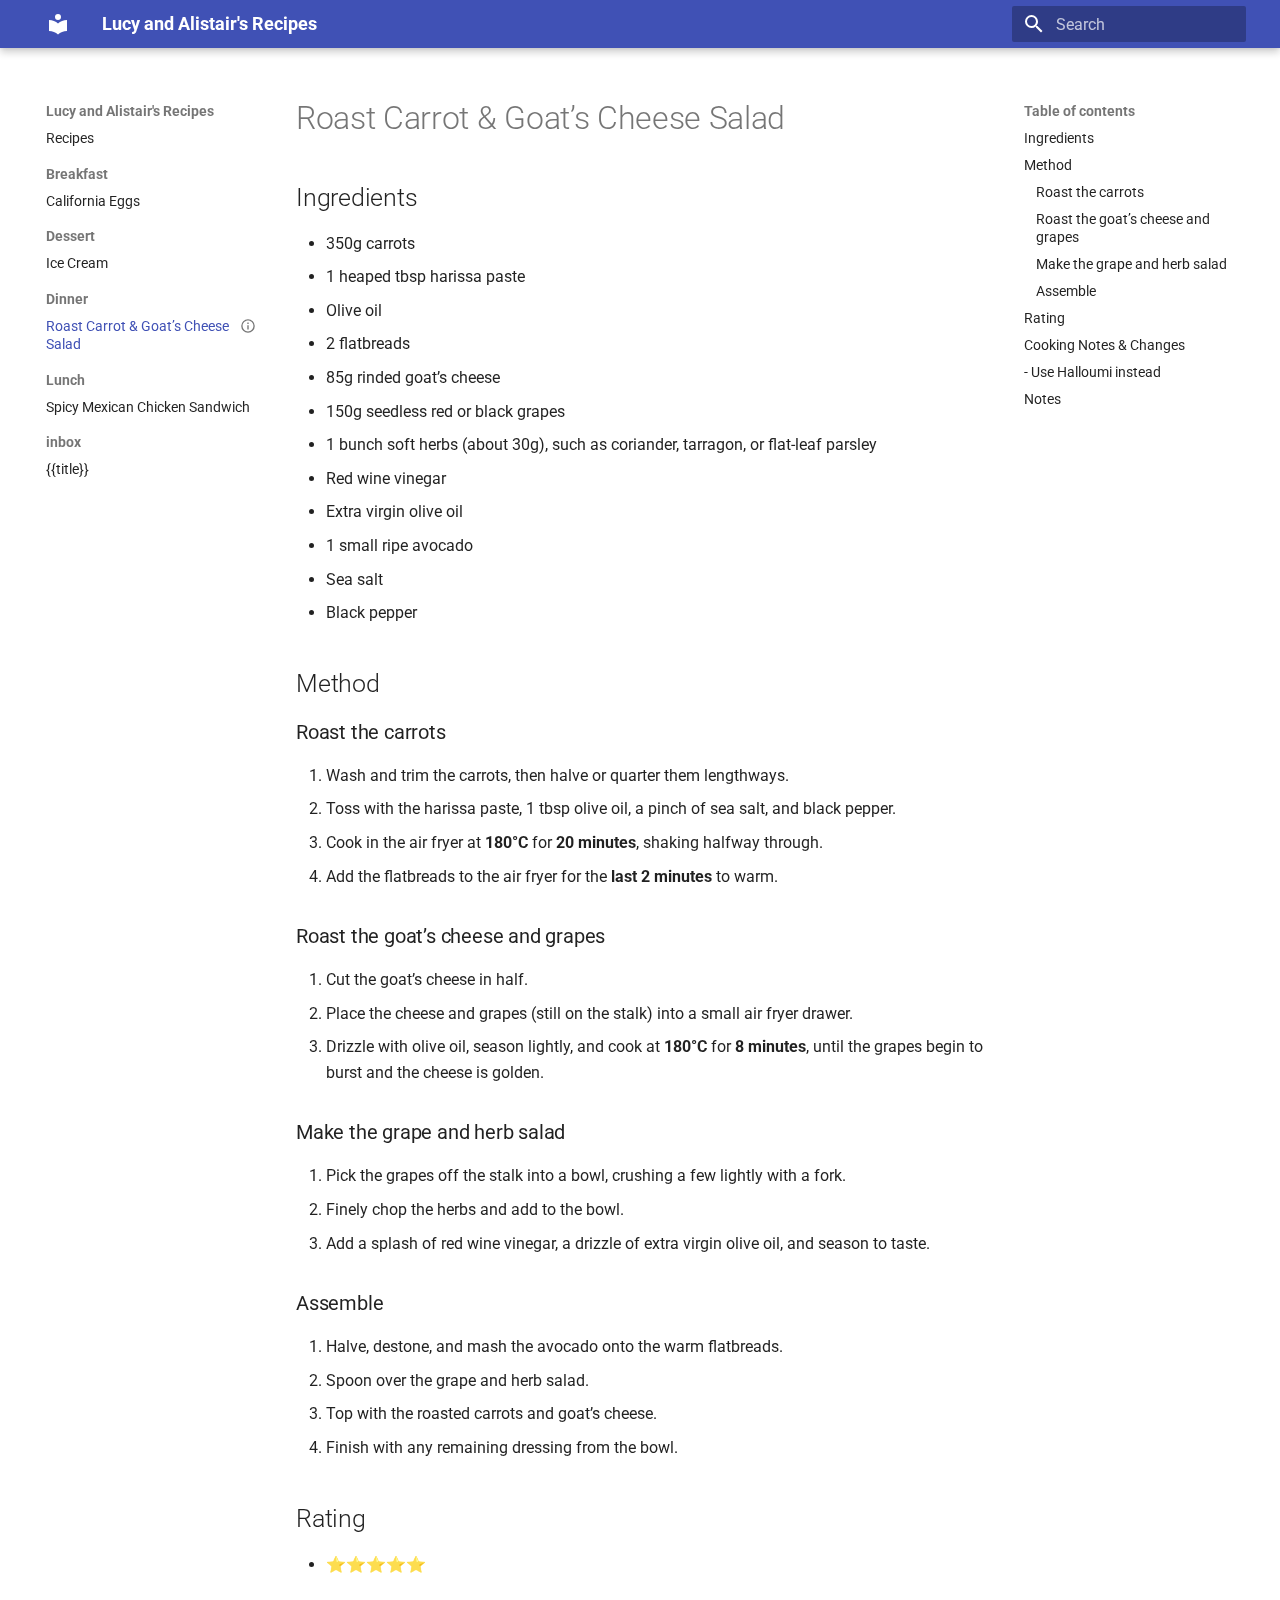
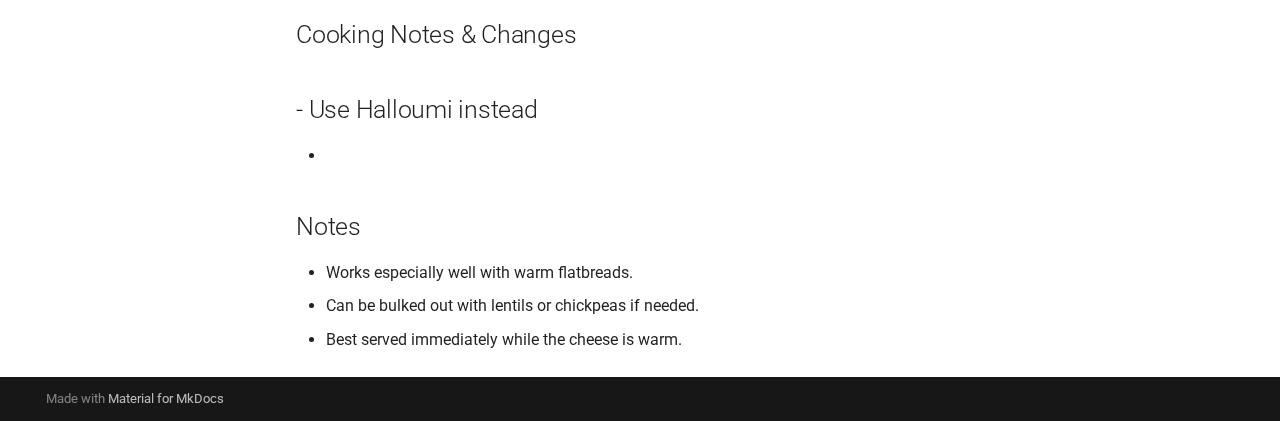
<file: Dinner/Roast carrot and goats cheese salad/index.html>
<!doctype html>
<html lang="en" class="no-js">
  <head>
    
      <meta charset="utf-8">
      <meta name="viewport" content="width=device-width,initial-scale=1">
      
      
      
      
        <link rel="prev" href="../../Dessert/Dessert%20test/">
      
      
        <link rel="next" href="../../Lunch/Lunch%20Test/">
      
      
        
      
      
      <link rel="icon" href="../../assets/images/favicon.png">
      <meta name="generator" content="mkdocs-1.6.1, mkdocs-material-9.7.1">
    
    
      
        <title>Roast Carrot & Goat’s Cheese Salad - Lucy and Alistair's Recipes</title>
      
    
    
      <link rel="stylesheet" href="../../assets/stylesheets/main.484c7ddc.min.css">
      
      


    
    
      
    
    
      
        
        
        <link rel="preconnect" href="https://fonts.gstatic.com" crossorigin>
        <link rel="stylesheet" href="https://fonts.googleapis.com/css?family=Roboto:300,300i,400,400i,700,700i%7CRoboto+Mono:400,400i,700,700i&display=fallback">
        <style>:root{--md-text-font:"Roboto";--md-code-font:"Roboto Mono"}</style>
      
    
    
    <script>__md_scope=new URL("../..",location),__md_hash=e=>[...e].reduce(((e,_)=>(e<<5)-e+_.charCodeAt(0)),0),__md_get=(e,_=localStorage,t=__md_scope)=>JSON.parse(_.getItem(t.pathname+"."+e)),__md_set=(e,_,t=localStorage,a=__md_scope)=>{try{t.setItem(a.pathname+"."+e,JSON.stringify(_))}catch(e){}}</script>
    
      

    
    
  </head>
  
  
    <body dir="ltr">
  
    
    <input class="md-toggle" data-md-toggle="drawer" type="checkbox" id="__drawer" autocomplete="off">
    <input class="md-toggle" data-md-toggle="search" type="checkbox" id="__search" autocomplete="off">
    <label class="md-overlay" for="__drawer"></label>
    <div data-md-component="skip">
      
        
        <a href="#roast-carrot-goats-cheese-salad" class="md-skip">
          Skip to content
        </a>
      
    </div>
    <div data-md-component="announce">
      
    </div>
    
    
      

  

<header class="md-header md-header--shadow" data-md-component="header">
  <nav class="md-header__inner md-grid" aria-label="Header">
    <a href="../.." title="Lucy and Alistair&#39;s Recipes" class="md-header__button md-logo" aria-label="Lucy and Alistair's Recipes" data-md-component="logo">
      
  
  <svg xmlns="http://www.w3.org/2000/svg" viewBox="0 0 24 24"><path d="M12 8a3 3 0 0 0 3-3 3 3 0 0 0-3-3 3 3 0 0 0-3 3 3 3 0 0 0 3 3m0 3.54C9.64 9.35 6.5 8 3 8v11c3.5 0 6.64 1.35 9 3.54 2.36-2.19 5.5-3.54 9-3.54V8c-3.5 0-6.64 1.35-9 3.54"/></svg>

    </a>
    <label class="md-header__button md-icon" for="__drawer">
      
      <svg xmlns="http://www.w3.org/2000/svg" viewBox="0 0 24 24"><path d="M3 6h18v2H3zm0 5h18v2H3zm0 5h18v2H3z"/></svg>
    </label>
    <div class="md-header__title" data-md-component="header-title">
      <div class="md-header__ellipsis">
        <div class="md-header__topic">
          <span class="md-ellipsis">
            Lucy and Alistair's Recipes
          </span>
        </div>
        <div class="md-header__topic" data-md-component="header-topic">
          <span class="md-ellipsis">
            
              Roast Carrot &amp; Goat’s Cheese Salad
            
          </span>
        </div>
      </div>
    </div>
    
    
      <script>var palette=__md_get("__palette");if(palette&&palette.color){if("(prefers-color-scheme)"===palette.color.media){var media=matchMedia("(prefers-color-scheme: light)"),input=document.querySelector(media.matches?"[data-md-color-media='(prefers-color-scheme: light)']":"[data-md-color-media='(prefers-color-scheme: dark)']");palette.color.media=input.getAttribute("data-md-color-media"),palette.color.scheme=input.getAttribute("data-md-color-scheme"),palette.color.primary=input.getAttribute("data-md-color-primary"),palette.color.accent=input.getAttribute("data-md-color-accent")}for(var[key,value]of Object.entries(palette.color))document.body.setAttribute("data-md-color-"+key,value)}</script>
    
    
    
      
      
        <label class="md-header__button md-icon" for="__search">
          
          <svg xmlns="http://www.w3.org/2000/svg" viewBox="0 0 24 24"><path d="M9.5 3A6.5 6.5 0 0 1 16 9.5c0 1.61-.59 3.09-1.56 4.23l.27.27h.79l5 5-1.5 1.5-5-5v-.79l-.27-.27A6.52 6.52 0 0 1 9.5 16 6.5 6.5 0 0 1 3 9.5 6.5 6.5 0 0 1 9.5 3m0 2C7 5 5 7 5 9.5S7 14 9.5 14 14 12 14 9.5 12 5 9.5 5"/></svg>
        </label>
        <div class="md-search" data-md-component="search" role="dialog">
  <label class="md-search__overlay" for="__search"></label>
  <div class="md-search__inner" role="search">
    <form class="md-search__form" name="search">
      <input type="text" class="md-search__input" name="query" aria-label="Search" placeholder="Search" autocapitalize="off" autocorrect="off" autocomplete="off" spellcheck="false" data-md-component="search-query" required>
      <label class="md-search__icon md-icon" for="__search">
        
        <svg xmlns="http://www.w3.org/2000/svg" viewBox="0 0 24 24"><path d="M9.5 3A6.5 6.5 0 0 1 16 9.5c0 1.61-.59 3.09-1.56 4.23l.27.27h.79l5 5-1.5 1.5-5-5v-.79l-.27-.27A6.52 6.52 0 0 1 9.5 16 6.5 6.5 0 0 1 3 9.5 6.5 6.5 0 0 1 9.5 3m0 2C7 5 5 7 5 9.5S7 14 9.5 14 14 12 14 9.5 12 5 9.5 5"/></svg>
        
        <svg xmlns="http://www.w3.org/2000/svg" viewBox="0 0 24 24"><path d="M20 11v2H8l5.5 5.5-1.42 1.42L4.16 12l7.92-7.92L13.5 5.5 8 11z"/></svg>
      </label>
      <nav class="md-search__options" aria-label="Search">
        
        <button type="reset" class="md-search__icon md-icon" title="Clear" aria-label="Clear" tabindex="-1">
          
          <svg xmlns="http://www.w3.org/2000/svg" viewBox="0 0 24 24"><path d="M19 6.41 17.59 5 12 10.59 6.41 5 5 6.41 10.59 12 5 17.59 6.41 19 12 13.41 17.59 19 19 17.59 13.41 12z"/></svg>
        </button>
      </nav>
      
        <div class="md-search__suggest" data-md-component="search-suggest"></div>
      
    </form>
    <div class="md-search__output">
      <div class="md-search__scrollwrap" tabindex="0" data-md-scrollfix>
        <div class="md-search-result" data-md-component="search-result">
          <div class="md-search-result__meta">
            Initializing search
          </div>
          <ol class="md-search-result__list" role="presentation"></ol>
        </div>
      </div>
    </div>
  </div>
</div>
      
    
    
  </nav>
  
</header>
    
    <div class="md-container" data-md-component="container">
      
      
        
          
        
      
      <main class="md-main" data-md-component="main">
        <div class="md-main__inner md-grid">
          
            
              
              <div class="md-sidebar md-sidebar--primary" data-md-component="sidebar" data-md-type="navigation" >
                <div class="md-sidebar__scrollwrap">
                  <div class="md-sidebar__inner">
                    



<nav class="md-nav md-nav--primary" aria-label="Navigation" data-md-level="0">
  <label class="md-nav__title" for="__drawer">
    <a href="../.." title="Lucy and Alistair&#39;s Recipes" class="md-nav__button md-logo" aria-label="Lucy and Alistair's Recipes" data-md-component="logo">
      
  
  <svg xmlns="http://www.w3.org/2000/svg" viewBox="0 0 24 24"><path d="M12 8a3 3 0 0 0 3-3 3 3 0 0 0-3-3 3 3 0 0 0-3 3 3 3 0 0 0 3 3m0 3.54C9.64 9.35 6.5 8 3 8v11c3.5 0 6.64 1.35 9 3.54 2.36-2.19 5.5-3.54 9-3.54V8c-3.5 0-6.64 1.35-9 3.54"/></svg>

    </a>
    Lucy and Alistair's Recipes
  </label>
  
  <ul class="md-nav__list" data-md-scrollfix>
    
      
      
  
  
  
  
    <li class="md-nav__item">
      <a href="../.." class="md-nav__link">
        
  
  
  <span class="md-ellipsis">
    
  
    Recipes
  

    
  </span>
  
  

      </a>
    </li>
  

    
      
      
  
  
  
  
    
    
      
        
      
    
    
    
      
        
        
      
    
    
    <li class="md-nav__item md-nav__item--section md-nav__item--nested">
      
        
        
          
        
        <input class="md-nav__toggle md-toggle md-toggle--indeterminate" type="checkbox" id="__nav_2" >
        
          
          <label class="md-nav__link" for="__nav_2" id="__nav_2_label" tabindex="">
            
  
  
  <span class="md-ellipsis">
    
  
    Breakfast
  

    
  </span>
  
  

            <span class="md-nav__icon md-icon"></span>
          </label>
        
        <nav class="md-nav" data-md-level="1" aria-labelledby="__nav_2_label" aria-expanded="false">
          <label class="md-nav__title" for="__nav_2">
            <span class="md-nav__icon md-icon"></span>
            
  
    Breakfast
  

          </label>
          <ul class="md-nav__list" data-md-scrollfix>
            
              
                
  
  
  
  
    <li class="md-nav__item">
      <a href="../../Breakfast/California%20Eggs/" class="md-nav__link">
        
  
  
  <span class="md-ellipsis">
    
  
    California Eggs
  

    
  </span>
  
  

      </a>
    </li>
  

              
            
          </ul>
        </nav>
      
    </li>
  

    
      
      
  
  
  
  
    
    
      
        
      
    
    
    
      
        
        
      
    
    
    <li class="md-nav__item md-nav__item--section md-nav__item--nested">
      
        
        
          
        
        <input class="md-nav__toggle md-toggle md-toggle--indeterminate" type="checkbox" id="__nav_3" >
        
          
          <label class="md-nav__link" for="__nav_3" id="__nav_3_label" tabindex="">
            
  
  
  <span class="md-ellipsis">
    
  
    Dessert
  

    
  </span>
  
  

            <span class="md-nav__icon md-icon"></span>
          </label>
        
        <nav class="md-nav" data-md-level="1" aria-labelledby="__nav_3_label" aria-expanded="false">
          <label class="md-nav__title" for="__nav_3">
            <span class="md-nav__icon md-icon"></span>
            
  
    Dessert
  

          </label>
          <ul class="md-nav__list" data-md-scrollfix>
            
              
                
  
  
  
  
    <li class="md-nav__item">
      <a href="../../Dessert/Dessert%20test/" class="md-nav__link">
        
  
  
  <span class="md-ellipsis">
    
  
    Ice Cream
  

    
  </span>
  
  

      </a>
    </li>
  

              
            
          </ul>
        </nav>
      
    </li>
  

    
      
      
  
  
    
  
  
  
    
    
      
        
      
    
    
    
      
        
        
      
    
    
    <li class="md-nav__item md-nav__item--active md-nav__item--section md-nav__item--nested">
      
        
        
        <input class="md-nav__toggle md-toggle " type="checkbox" id="__nav_4" checked>
        
          
          <label class="md-nav__link" for="__nav_4" id="__nav_4_label" tabindex="">
            
  
  
  <span class="md-ellipsis">
    
  
    Dinner
  

    
  </span>
  
  

            <span class="md-nav__icon md-icon"></span>
          </label>
        
        <nav class="md-nav" data-md-level="1" aria-labelledby="__nav_4_label" aria-expanded="true">
          <label class="md-nav__title" for="__nav_4">
            <span class="md-nav__icon md-icon"></span>
            
  
    Dinner
  

          </label>
          <ul class="md-nav__list" data-md-scrollfix>
            
              
                
  
  
    
  
  
  
    <li class="md-nav__item md-nav__item--active">
      
      <input class="md-nav__toggle md-toggle" type="checkbox" id="__toc">
      
      
        
      
      
        <label class="md-nav__link md-nav__link--active" for="__toc">
          
  
  
  <span class="md-ellipsis">
    
  
    Roast Carrot &amp; Goat’s Cheese Salad
  

    
  </span>
  
  
    
  
  
    <span class="md-status md-status--tested-source"></span>
  

  

          <span class="md-nav__icon md-icon"></span>
        </label>
      
      <a href="./" class="md-nav__link md-nav__link--active">
        
  
  
  <span class="md-ellipsis">
    
  
    Roast Carrot &amp; Goat’s Cheese Salad
  

    
  </span>
  
  
    
  
  
    <span class="md-status md-status--tested-source"></span>
  

  

      </a>
      
        

<nav class="md-nav md-nav--secondary" aria-label="Table of contents">
  
  
  
    
  
  
    <label class="md-nav__title" for="__toc">
      <span class="md-nav__icon md-icon"></span>
      Table of contents
    </label>
    <ul class="md-nav__list" data-md-component="toc" data-md-scrollfix>
      
        <li class="md-nav__item">
  <a href="#ingredients" class="md-nav__link">
    <span class="md-ellipsis">
      
        Ingredients
      
    </span>
  </a>
  
</li>
      
        <li class="md-nav__item">
  <a href="#method" class="md-nav__link">
    <span class="md-ellipsis">
      
        Method
      
    </span>
  </a>
  
    <nav class="md-nav" aria-label="Method">
      <ul class="md-nav__list">
        
          <li class="md-nav__item">
  <a href="#roast-the-carrots" class="md-nav__link">
    <span class="md-ellipsis">
      
        Roast the carrots
      
    </span>
  </a>
  
</li>
        
          <li class="md-nav__item">
  <a href="#roast-the-goats-cheese-and-grapes" class="md-nav__link">
    <span class="md-ellipsis">
      
        Roast the goat’s cheese and grapes
      
    </span>
  </a>
  
</li>
        
          <li class="md-nav__item">
  <a href="#make-the-grape-and-herb-salad" class="md-nav__link">
    <span class="md-ellipsis">
      
        Make the grape and herb salad
      
    </span>
  </a>
  
</li>
        
          <li class="md-nav__item">
  <a href="#assemble" class="md-nav__link">
    <span class="md-ellipsis">
      
        Assemble
      
    </span>
  </a>
  
</li>
        
      </ul>
    </nav>
  
</li>
      
        <li class="md-nav__item">
  <a href="#rating" class="md-nav__link">
    <span class="md-ellipsis">
      
        Rating
      
    </span>
  </a>
  
</li>
      
        <li class="md-nav__item">
  <a href="#cooking-notes-changes" class="md-nav__link">
    <span class="md-ellipsis">
      
        Cooking Notes &amp; Changes
      
    </span>
  </a>
  
</li>
      
        <li class="md-nav__item">
  <a href="#-use-halloumi-instead" class="md-nav__link">
    <span class="md-ellipsis">
      
        - Use Halloumi instead
      
    </span>
  </a>
  
</li>
      
        <li class="md-nav__item">
  <a href="#notes" class="md-nav__link">
    <span class="md-ellipsis">
      
        Notes
      
    </span>
  </a>
  
</li>
      
    </ul>
  
</nav>
      
    </li>
  

              
            
          </ul>
        </nav>
      
    </li>
  

    
      
      
  
  
  
  
    
    
      
        
      
    
    
    
      
        
        
      
    
    
    <li class="md-nav__item md-nav__item--section md-nav__item--nested">
      
        
        
          
        
        <input class="md-nav__toggle md-toggle md-toggle--indeterminate" type="checkbox" id="__nav_5" >
        
          
          <label class="md-nav__link" for="__nav_5" id="__nav_5_label" tabindex="">
            
  
  
  <span class="md-ellipsis">
    
  
    Lunch
  

    
  </span>
  
  

            <span class="md-nav__icon md-icon"></span>
          </label>
        
        <nav class="md-nav" data-md-level="1" aria-labelledby="__nav_5_label" aria-expanded="false">
          <label class="md-nav__title" for="__nav_5">
            <span class="md-nav__icon md-icon"></span>
            
  
    Lunch
  

          </label>
          <ul class="md-nav__list" data-md-scrollfix>
            
              
                
  
  
  
  
    <li class="md-nav__item">
      <a href="../../Lunch/Lunch%20Test/" class="md-nav__link">
        
  
  
  <span class="md-ellipsis">
    
  
    Spicy Mexican Chicken Sandwich
  

    
  </span>
  
  

      </a>
    </li>
  

              
            
          </ul>
        </nav>
      
    </li>
  

    
      
      
  
  
  
  
    
    
      
        
      
    
    
    
      
        
        
      
    
    
    <li class="md-nav__item md-nav__item--section md-nav__item--nested">
      
        
        
          
        
        <input class="md-nav__toggle md-toggle md-toggle--indeterminate" type="checkbox" id="__nav_6" >
        
          
          <label class="md-nav__link" for="__nav_6" id="__nav_6_label" tabindex="">
            
  
  
  <span class="md-ellipsis">
    
  
     inbox
  

    
  </span>
  
  

            <span class="md-nav__icon md-icon"></span>
          </label>
        
        <nav class="md-nav" data-md-level="1" aria-labelledby="__nav_6_label" aria-expanded="false">
          <label class="md-nav__title" for="__nav_6">
            <span class="md-nav__icon md-icon"></span>
            
  
     inbox
  

          </label>
          <ul class="md-nav__list" data-md-scrollfix>
            
              
                
  
  
  
  
    <li class="md-nav__item">
      <a href="../../_inbox/Recipe%20Template/" class="md-nav__link">
        
  
  
  <span class="md-ellipsis">
    
  
    {{title}}
  

    
  </span>
  
  

      </a>
    </li>
  

              
            
          </ul>
        </nav>
      
    </li>
  

    
  </ul>
</nav>
                  </div>
                </div>
              </div>
            
            
              
              <div class="md-sidebar md-sidebar--secondary" data-md-component="sidebar" data-md-type="toc" >
                <div class="md-sidebar__scrollwrap">
                  <div class="md-sidebar__inner">
                    

<nav class="md-nav md-nav--secondary" aria-label="Table of contents">
  
  
  
    
  
  
    <label class="md-nav__title" for="__toc">
      <span class="md-nav__icon md-icon"></span>
      Table of contents
    </label>
    <ul class="md-nav__list" data-md-component="toc" data-md-scrollfix>
      
        <li class="md-nav__item">
  <a href="#ingredients" class="md-nav__link">
    <span class="md-ellipsis">
      
        Ingredients
      
    </span>
  </a>
  
</li>
      
        <li class="md-nav__item">
  <a href="#method" class="md-nav__link">
    <span class="md-ellipsis">
      
        Method
      
    </span>
  </a>
  
    <nav class="md-nav" aria-label="Method">
      <ul class="md-nav__list">
        
          <li class="md-nav__item">
  <a href="#roast-the-carrots" class="md-nav__link">
    <span class="md-ellipsis">
      
        Roast the carrots
      
    </span>
  </a>
  
</li>
        
          <li class="md-nav__item">
  <a href="#roast-the-goats-cheese-and-grapes" class="md-nav__link">
    <span class="md-ellipsis">
      
        Roast the goat’s cheese and grapes
      
    </span>
  </a>
  
</li>
        
          <li class="md-nav__item">
  <a href="#make-the-grape-and-herb-salad" class="md-nav__link">
    <span class="md-ellipsis">
      
        Make the grape and herb salad
      
    </span>
  </a>
  
</li>
        
          <li class="md-nav__item">
  <a href="#assemble" class="md-nav__link">
    <span class="md-ellipsis">
      
        Assemble
      
    </span>
  </a>
  
</li>
        
      </ul>
    </nav>
  
</li>
      
        <li class="md-nav__item">
  <a href="#rating" class="md-nav__link">
    <span class="md-ellipsis">
      
        Rating
      
    </span>
  </a>
  
</li>
      
        <li class="md-nav__item">
  <a href="#cooking-notes-changes" class="md-nav__link">
    <span class="md-ellipsis">
      
        Cooking Notes &amp; Changes
      
    </span>
  </a>
  
</li>
      
        <li class="md-nav__item">
  <a href="#-use-halloumi-instead" class="md-nav__link">
    <span class="md-ellipsis">
      
        - Use Halloumi instead
      
    </span>
  </a>
  
</li>
      
        <li class="md-nav__item">
  <a href="#notes" class="md-nav__link">
    <span class="md-ellipsis">
      
        Notes
      
    </span>
  </a>
  
</li>
      
    </ul>
  
</nav>
                  </div>
                </div>
              </div>
            
          
          
            <div class="md-content" data-md-component="content">
              
              <article class="md-content__inner md-typeset">
                
                  



<h1 id="roast-carrot-goats-cheese-salad">Roast Carrot &amp; Goat’s Cheese Salad</h1>
<h2 id="ingredients">Ingredients</h2>
<ul>
<li>350g carrots</li>
<li>1 heaped tbsp harissa paste</li>
<li>Olive oil</li>
<li>2 flatbreads</li>
<li>85g rinded goat’s cheese</li>
<li>150g seedless red or black grapes</li>
<li>1 bunch soft herbs (about 30g), such as coriander, tarragon, or flat-leaf parsley</li>
<li>Red wine vinegar</li>
<li>Extra virgin olive oil</li>
<li>1 small ripe avocado</li>
<li>Sea salt</li>
<li>Black pepper</li>
</ul>
<h2 id="method">Method</h2>
<h3 id="roast-the-carrots">Roast the carrots</h3>
<ol>
<li>Wash and trim the carrots, then halve or quarter them lengthways.</li>
<li>Toss with the harissa paste, 1 tbsp olive oil, a pinch of sea salt, and black pepper.</li>
<li>Cook in the air fryer at <strong>180°C</strong> for <strong>20 minutes</strong>, shaking halfway through.</li>
<li>Add the flatbreads to the air fryer for the <strong>last 2 minutes</strong> to warm.</li>
</ol>
<h3 id="roast-the-goats-cheese-and-grapes">Roast the goat’s cheese and grapes</h3>
<ol>
<li>Cut the goat’s cheese in half.</li>
<li>Place the cheese and grapes (still on the stalk) into a small air fryer drawer.</li>
<li>Drizzle with olive oil, season lightly, and cook at <strong>180°C</strong> for <strong>8 minutes</strong>, until the grapes begin to burst and the cheese is golden.</li>
</ol>
<h3 id="make-the-grape-and-herb-salad">Make the grape and herb salad</h3>
<ol>
<li>Pick the grapes off the stalk into a bowl, crushing a few lightly with a fork.</li>
<li>Finely chop the herbs and add to the bowl.</li>
<li>Add a splash of red wine vinegar, a drizzle of extra virgin olive oil, and season to taste.</li>
</ol>
<h3 id="assemble">Assemble</h3>
<ol>
<li>Halve, destone, and mash the avocado onto the warm flatbreads.</li>
<li>Spoon over the grape and herb salad.</li>
<li>Top with the roasted carrots and goat’s cheese.</li>
<li>Finish with any remaining dressing from the bowl.</li>
</ol>
<h2 id="rating">Rating</h2>
<ul>
<li>⭐⭐⭐⭐⭐  </li>
</ul>
<h2 id="cooking-notes-changes">Cooking Notes &amp; Changes</h2>
<h2 id="-use-halloumi-instead">- Use Halloumi instead</h2>
<ul>
<li></li>
</ul>
<h2 id="notes">Notes</h2>
<ul>
<li>Works especially well with warm flatbreads.</li>
<li>Can be bulked out with lentils or chickpeas if needed.</li>
<li>Best served immediately while the cheese is warm.</li>
</ul>







  
  






                
              </article>
            </div>
          
          
<script>var target=document.getElementById(location.hash.slice(1));target&&target.name&&(target.checked=target.name.startsWith("__tabbed_"))</script>
        </div>
        
      </main>
      
        <footer class="md-footer">
  
  <div class="md-footer-meta md-typeset">
    <div class="md-footer-meta__inner md-grid">
      <div class="md-copyright">
  
  
    Made with
    <a href="https://squidfunk.github.io/mkdocs-material/" target="_blank" rel="noopener">
      Material for MkDocs
    </a>
  
</div>
      
    </div>
  </div>
</footer>
      
    </div>
    <div class="md-dialog" data-md-component="dialog">
      <div class="md-dialog__inner md-typeset"></div>
    </div>
    
    
    
      
      
      <script id="__config" type="application/json">{"annotate": null, "base": "../..", "features": ["navigation.sections", "navigation.expand", "navigation.indexes", "search.highlight", "search.suggest"], "search": "../../assets/javascripts/workers/search.2c215733.min.js", "tags": null, "translations": {"clipboard.copied": "Copied to clipboard", "clipboard.copy": "Copy to clipboard", "search.result.more.one": "1 more on this page", "search.result.more.other": "# more on this page", "search.result.none": "No matching documents", "search.result.one": "1 matching document", "search.result.other": "# matching documents", "search.result.placeholder": "Type to start searching", "search.result.term.missing": "Missing", "select.version": "Select version"}, "version": null}</script>
    
    
      <script src="../../assets/javascripts/bundle.79ae519e.min.js"></script>
      
    
  </body>
</html>
</file>
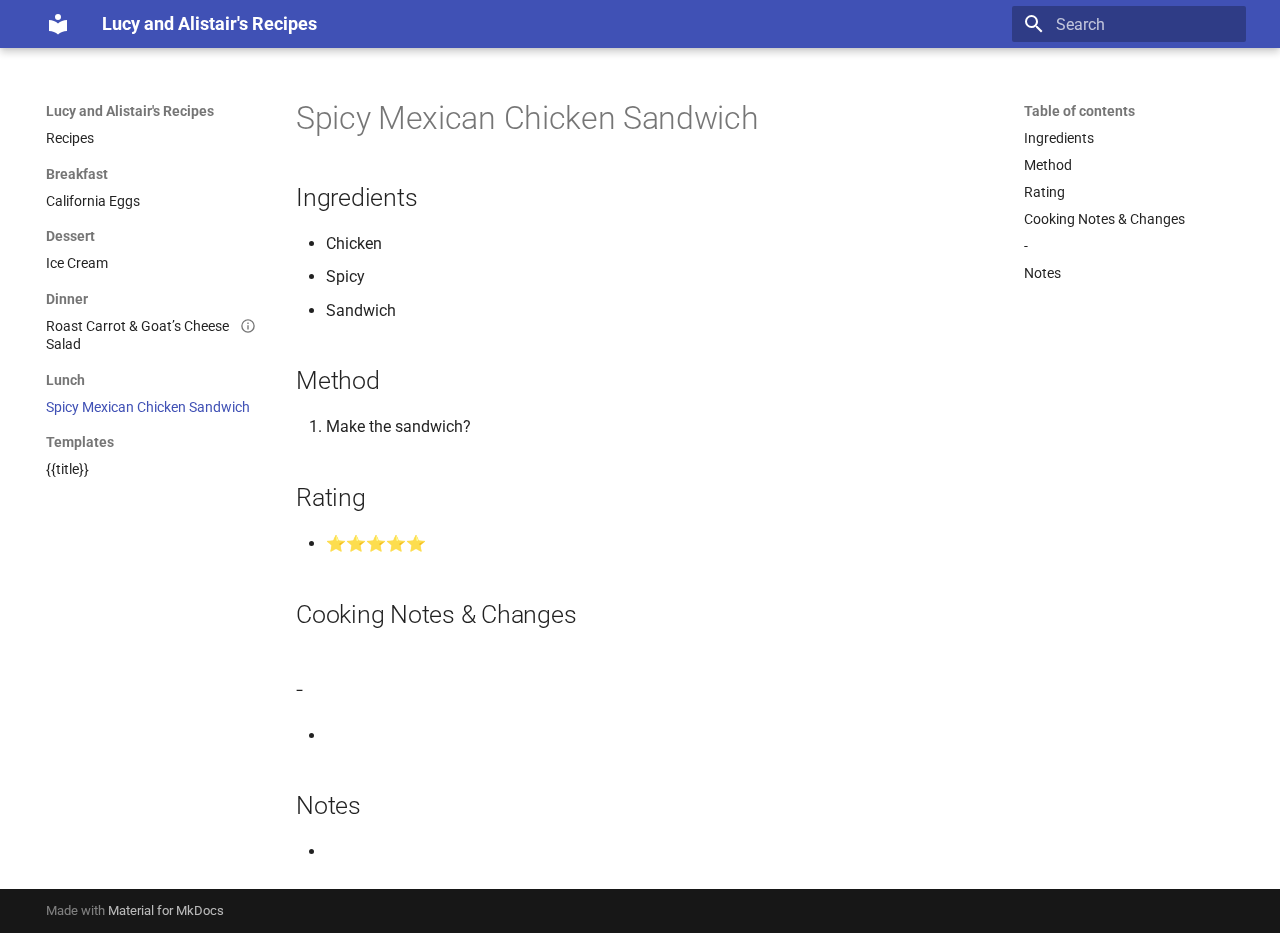
<file: Lunch/Lunch Test/index.html>
<!doctype html>
<html lang="en" class="no-js">
  <head>
    
      <meta charset="utf-8">
      <meta name="viewport" content="width=device-width,initial-scale=1">
      
      
      
      
        <link rel="prev" href="../../Dinner/Roast%20carrot%20and%20goats%20cheese%20salad/">
      
      
        <link rel="next" href="../../_Templates/Recipe%20Template/">
      
      
        
      
      
      <link rel="icon" href="../../assets/images/favicon.png">
      <meta name="generator" content="mkdocs-1.6.1, mkdocs-material-9.7.1">
    
    
      
        <title>Spicy Mexican Chicken Sandwich - Lucy and Alistair's Recipes</title>
      
    
    
      <link rel="stylesheet" href="../../assets/stylesheets/main.484c7ddc.min.css">
      
      


    
    
      
    
    
      
        
        
        <link rel="preconnect" href="https://fonts.gstatic.com" crossorigin>
        <link rel="stylesheet" href="https://fonts.googleapis.com/css?family=Roboto:300,300i,400,400i,700,700i%7CRoboto+Mono:400,400i,700,700i&display=fallback">
        <style>:root{--md-text-font:"Roboto";--md-code-font:"Roboto Mono"}</style>
      
    
    
    <script>__md_scope=new URL("../..",location),__md_hash=e=>[...e].reduce(((e,_)=>(e<<5)-e+_.charCodeAt(0)),0),__md_get=(e,_=localStorage,t=__md_scope)=>JSON.parse(_.getItem(t.pathname+"."+e)),__md_set=(e,_,t=localStorage,a=__md_scope)=>{try{t.setItem(a.pathname+"."+e,JSON.stringify(_))}catch(e){}}</script>
    
      

    
    
  </head>
  
  
    <body dir="ltr">
  
    
    <input class="md-toggle" data-md-toggle="drawer" type="checkbox" id="__drawer" autocomplete="off">
    <input class="md-toggle" data-md-toggle="search" type="checkbox" id="__search" autocomplete="off">
    <label class="md-overlay" for="__drawer"></label>
    <div data-md-component="skip">
      
        
        <a href="#spicy-mexican-chicken-sandwich" class="md-skip">
          Skip to content
        </a>
      
    </div>
    <div data-md-component="announce">
      
    </div>
    
    
      

  

<header class="md-header md-header--shadow" data-md-component="header">
  <nav class="md-header__inner md-grid" aria-label="Header">
    <a href="../.." title="Lucy and Alistair&#39;s Recipes" class="md-header__button md-logo" aria-label="Lucy and Alistair's Recipes" data-md-component="logo">
      
  
  <svg xmlns="http://www.w3.org/2000/svg" viewBox="0 0 24 24"><path d="M12 8a3 3 0 0 0 3-3 3 3 0 0 0-3-3 3 3 0 0 0-3 3 3 3 0 0 0 3 3m0 3.54C9.64 9.35 6.5 8 3 8v11c3.5 0 6.64 1.35 9 3.54 2.36-2.19 5.5-3.54 9-3.54V8c-3.5 0-6.64 1.35-9 3.54"/></svg>

    </a>
    <label class="md-header__button md-icon" for="__drawer">
      
      <svg xmlns="http://www.w3.org/2000/svg" viewBox="0 0 24 24"><path d="M3 6h18v2H3zm0 5h18v2H3zm0 5h18v2H3z"/></svg>
    </label>
    <div class="md-header__title" data-md-component="header-title">
      <div class="md-header__ellipsis">
        <div class="md-header__topic">
          <span class="md-ellipsis">
            Lucy and Alistair's Recipes
          </span>
        </div>
        <div class="md-header__topic" data-md-component="header-topic">
          <span class="md-ellipsis">
            
              Spicy Mexican Chicken Sandwich
            
          </span>
        </div>
      </div>
    </div>
    
    
      <script>var palette=__md_get("__palette");if(palette&&palette.color){if("(prefers-color-scheme)"===palette.color.media){var media=matchMedia("(prefers-color-scheme: light)"),input=document.querySelector(media.matches?"[data-md-color-media='(prefers-color-scheme: light)']":"[data-md-color-media='(prefers-color-scheme: dark)']");palette.color.media=input.getAttribute("data-md-color-media"),palette.color.scheme=input.getAttribute("data-md-color-scheme"),palette.color.primary=input.getAttribute("data-md-color-primary"),palette.color.accent=input.getAttribute("data-md-color-accent")}for(var[key,value]of Object.entries(palette.color))document.body.setAttribute("data-md-color-"+key,value)}</script>
    
    
    
      
      
        <label class="md-header__button md-icon" for="__search">
          
          <svg xmlns="http://www.w3.org/2000/svg" viewBox="0 0 24 24"><path d="M9.5 3A6.5 6.5 0 0 1 16 9.5c0 1.61-.59 3.09-1.56 4.23l.27.27h.79l5 5-1.5 1.5-5-5v-.79l-.27-.27A6.52 6.52 0 0 1 9.5 16 6.5 6.5 0 0 1 3 9.5 6.5 6.5 0 0 1 9.5 3m0 2C7 5 5 7 5 9.5S7 14 9.5 14 14 12 14 9.5 12 5 9.5 5"/></svg>
        </label>
        <div class="md-search" data-md-component="search" role="dialog">
  <label class="md-search__overlay" for="__search"></label>
  <div class="md-search__inner" role="search">
    <form class="md-search__form" name="search">
      <input type="text" class="md-search__input" name="query" aria-label="Search" placeholder="Search" autocapitalize="off" autocorrect="off" autocomplete="off" spellcheck="false" data-md-component="search-query" required>
      <label class="md-search__icon md-icon" for="__search">
        
        <svg xmlns="http://www.w3.org/2000/svg" viewBox="0 0 24 24"><path d="M9.5 3A6.5 6.5 0 0 1 16 9.5c0 1.61-.59 3.09-1.56 4.23l.27.27h.79l5 5-1.5 1.5-5-5v-.79l-.27-.27A6.52 6.52 0 0 1 9.5 16 6.5 6.5 0 0 1 3 9.5 6.5 6.5 0 0 1 9.5 3m0 2C7 5 5 7 5 9.5S7 14 9.5 14 14 12 14 9.5 12 5 9.5 5"/></svg>
        
        <svg xmlns="http://www.w3.org/2000/svg" viewBox="0 0 24 24"><path d="M20 11v2H8l5.5 5.5-1.42 1.42L4.16 12l7.92-7.92L13.5 5.5 8 11z"/></svg>
      </label>
      <nav class="md-search__options" aria-label="Search">
        
        <button type="reset" class="md-search__icon md-icon" title="Clear" aria-label="Clear" tabindex="-1">
          
          <svg xmlns="http://www.w3.org/2000/svg" viewBox="0 0 24 24"><path d="M19 6.41 17.59 5 12 10.59 6.41 5 5 6.41 10.59 12 5 17.59 6.41 19 12 13.41 17.59 19 19 17.59 13.41 12z"/></svg>
        </button>
      </nav>
      
        <div class="md-search__suggest" data-md-component="search-suggest"></div>
      
    </form>
    <div class="md-search__output">
      <div class="md-search__scrollwrap" tabindex="0" data-md-scrollfix>
        <div class="md-search-result" data-md-component="search-result">
          <div class="md-search-result__meta">
            Initializing search
          </div>
          <ol class="md-search-result__list" role="presentation"></ol>
        </div>
      </div>
    </div>
  </div>
</div>
      
    
    
  </nav>
  
</header>
    
    <div class="md-container" data-md-component="container">
      
      
        
          
        
      
      <main class="md-main" data-md-component="main">
        <div class="md-main__inner md-grid">
          
            
              
              <div class="md-sidebar md-sidebar--primary" data-md-component="sidebar" data-md-type="navigation" >
                <div class="md-sidebar__scrollwrap">
                  <div class="md-sidebar__inner">
                    



<nav class="md-nav md-nav--primary" aria-label="Navigation" data-md-level="0">
  <label class="md-nav__title" for="__drawer">
    <a href="../.." title="Lucy and Alistair&#39;s Recipes" class="md-nav__button md-logo" aria-label="Lucy and Alistair's Recipes" data-md-component="logo">
      
  
  <svg xmlns="http://www.w3.org/2000/svg" viewBox="0 0 24 24"><path d="M12 8a3 3 0 0 0 3-3 3 3 0 0 0-3-3 3 3 0 0 0-3 3 3 3 0 0 0 3 3m0 3.54C9.64 9.35 6.5 8 3 8v11c3.5 0 6.64 1.35 9 3.54 2.36-2.19 5.5-3.54 9-3.54V8c-3.5 0-6.64 1.35-9 3.54"/></svg>

    </a>
    Lucy and Alistair's Recipes
  </label>
  
  <ul class="md-nav__list" data-md-scrollfix>
    
      
      
  
  
  
  
    <li class="md-nav__item">
      <a href="../.." class="md-nav__link">
        
  
  
  <span class="md-ellipsis">
    
  
    Recipes
  

    
  </span>
  
  

      </a>
    </li>
  

    
      
      
  
  
  
  
    
    
      
        
      
    
    
    
      
        
        
      
    
    
    <li class="md-nav__item md-nav__item--section md-nav__item--nested">
      
        
        
          
        
        <input class="md-nav__toggle md-toggle md-toggle--indeterminate" type="checkbox" id="__nav_2" >
        
          
          <label class="md-nav__link" for="__nav_2" id="__nav_2_label" tabindex="">
            
  
  
  <span class="md-ellipsis">
    
  
    Breakfast
  

    
  </span>
  
  

            <span class="md-nav__icon md-icon"></span>
          </label>
        
        <nav class="md-nav" data-md-level="1" aria-labelledby="__nav_2_label" aria-expanded="false">
          <label class="md-nav__title" for="__nav_2">
            <span class="md-nav__icon md-icon"></span>
            
  
    Breakfast
  

          </label>
          <ul class="md-nav__list" data-md-scrollfix>
            
              
                
  
  
  
  
    <li class="md-nav__item">
      <a href="../../Breakfast/California%20Eggs/" class="md-nav__link">
        
  
  
  <span class="md-ellipsis">
    
  
    California Eggs
  

    
  </span>
  
  

      </a>
    </li>
  

              
            
          </ul>
        </nav>
      
    </li>
  

    
      
      
  
  
  
  
    
    
      
        
      
    
    
    
      
        
        
      
    
    
    <li class="md-nav__item md-nav__item--section md-nav__item--nested">
      
        
        
          
        
        <input class="md-nav__toggle md-toggle md-toggle--indeterminate" type="checkbox" id="__nav_3" >
        
          
          <label class="md-nav__link" for="__nav_3" id="__nav_3_label" tabindex="">
            
  
  
  <span class="md-ellipsis">
    
  
    Dessert
  

    
  </span>
  
  

            <span class="md-nav__icon md-icon"></span>
          </label>
        
        <nav class="md-nav" data-md-level="1" aria-labelledby="__nav_3_label" aria-expanded="false">
          <label class="md-nav__title" for="__nav_3">
            <span class="md-nav__icon md-icon"></span>
            
  
    Dessert
  

          </label>
          <ul class="md-nav__list" data-md-scrollfix>
            
              
                
  
  
  
  
    <li class="md-nav__item">
      <a href="../../Dessert/Dessert%20test/" class="md-nav__link">
        
  
  
  <span class="md-ellipsis">
    
  
    Ice Cream
  

    
  </span>
  
  

      </a>
    </li>
  

              
            
          </ul>
        </nav>
      
    </li>
  

    
      
      
  
  
  
  
    
    
      
        
      
    
    
    
      
        
        
      
    
    
    <li class="md-nav__item md-nav__item--section md-nav__item--nested">
      
        
        
          
        
        <input class="md-nav__toggle md-toggle md-toggle--indeterminate" type="checkbox" id="__nav_4" >
        
          
          <label class="md-nav__link" for="__nav_4" id="__nav_4_label" tabindex="">
            
  
  
  <span class="md-ellipsis">
    
  
    Dinner
  

    
  </span>
  
  

            <span class="md-nav__icon md-icon"></span>
          </label>
        
        <nav class="md-nav" data-md-level="1" aria-labelledby="__nav_4_label" aria-expanded="false">
          <label class="md-nav__title" for="__nav_4">
            <span class="md-nav__icon md-icon"></span>
            
  
    Dinner
  

          </label>
          <ul class="md-nav__list" data-md-scrollfix>
            
              
                
  
  
  
  
    <li class="md-nav__item">
      <a href="../../Dinner/Roast%20carrot%20and%20goats%20cheese%20salad/" class="md-nav__link">
        
  
  
  <span class="md-ellipsis">
    
  
    Roast Carrot &amp; Goat’s Cheese Salad
  

    
  </span>
  
  
    
  
  
    <span class="md-status md-status--tested-source"></span>
  

  

      </a>
    </li>
  

              
            
          </ul>
        </nav>
      
    </li>
  

    
      
      
  
  
    
  
  
  
    
    
      
        
      
    
    
    
      
        
        
      
    
    
    <li class="md-nav__item md-nav__item--active md-nav__item--section md-nav__item--nested">
      
        
        
        <input class="md-nav__toggle md-toggle " type="checkbox" id="__nav_5" checked>
        
          
          <label class="md-nav__link" for="__nav_5" id="__nav_5_label" tabindex="">
            
  
  
  <span class="md-ellipsis">
    
  
    Lunch
  

    
  </span>
  
  

            <span class="md-nav__icon md-icon"></span>
          </label>
        
        <nav class="md-nav" data-md-level="1" aria-labelledby="__nav_5_label" aria-expanded="true">
          <label class="md-nav__title" for="__nav_5">
            <span class="md-nav__icon md-icon"></span>
            
  
    Lunch
  

          </label>
          <ul class="md-nav__list" data-md-scrollfix>
            
              
                
  
  
    
  
  
  
    <li class="md-nav__item md-nav__item--active">
      
      <input class="md-nav__toggle md-toggle" type="checkbox" id="__toc">
      
      
        
      
      
        <label class="md-nav__link md-nav__link--active" for="__toc">
          
  
  
  <span class="md-ellipsis">
    
  
    Spicy Mexican Chicken Sandwich
  

    
  </span>
  
  

          <span class="md-nav__icon md-icon"></span>
        </label>
      
      <a href="./" class="md-nav__link md-nav__link--active">
        
  
  
  <span class="md-ellipsis">
    
  
    Spicy Mexican Chicken Sandwich
  

    
  </span>
  
  

      </a>
      
        

<nav class="md-nav md-nav--secondary" aria-label="Table of contents">
  
  
  
    
  
  
    <label class="md-nav__title" for="__toc">
      <span class="md-nav__icon md-icon"></span>
      Table of contents
    </label>
    <ul class="md-nav__list" data-md-component="toc" data-md-scrollfix>
      
        <li class="md-nav__item">
  <a href="#ingredients" class="md-nav__link">
    <span class="md-ellipsis">
      
        Ingredients
      
    </span>
  </a>
  
</li>
      
        <li class="md-nav__item">
  <a href="#method" class="md-nav__link">
    <span class="md-ellipsis">
      
        Method
      
    </span>
  </a>
  
</li>
      
        <li class="md-nav__item">
  <a href="#rating" class="md-nav__link">
    <span class="md-ellipsis">
      
        Rating
      
    </span>
  </a>
  
</li>
      
        <li class="md-nav__item">
  <a href="#cooking-notes-changes" class="md-nav__link">
    <span class="md-ellipsis">
      
        Cooking Notes &amp; Changes
      
    </span>
  </a>
  
</li>
      
        <li class="md-nav__item">
  <a href="#-" class="md-nav__link">
    <span class="md-ellipsis">
      
        -
      
    </span>
  </a>
  
</li>
      
        <li class="md-nav__item">
  <a href="#notes" class="md-nav__link">
    <span class="md-ellipsis">
      
        Notes
      
    </span>
  </a>
  
</li>
      
    </ul>
  
</nav>
      
    </li>
  

              
            
          </ul>
        </nav>
      
    </li>
  

    
      
      
  
  
  
  
    
    
      
        
      
    
    
    
      
        
        
      
    
    
    <li class="md-nav__item md-nav__item--section md-nav__item--nested">
      
        
        
          
        
        <input class="md-nav__toggle md-toggle md-toggle--indeterminate" type="checkbox" id="__nav_6" >
        
          
          <label class="md-nav__link" for="__nav_6" id="__nav_6_label" tabindex="">
            
  
  
  <span class="md-ellipsis">
    
  
     Templates
  

    
  </span>
  
  

            <span class="md-nav__icon md-icon"></span>
          </label>
        
        <nav class="md-nav" data-md-level="1" aria-labelledby="__nav_6_label" aria-expanded="false">
          <label class="md-nav__title" for="__nav_6">
            <span class="md-nav__icon md-icon"></span>
            
  
     Templates
  

          </label>
          <ul class="md-nav__list" data-md-scrollfix>
            
              
                
  
  
  
  
    <li class="md-nav__item">
      <a href="../../_Templates/Recipe%20Template/" class="md-nav__link">
        
  
  
  <span class="md-ellipsis">
    
  
    {{title}}
  

    
  </span>
  
  

      </a>
    </li>
  

              
            
          </ul>
        </nav>
      
    </li>
  

    
  </ul>
</nav>
                  </div>
                </div>
              </div>
            
            
              
              <div class="md-sidebar md-sidebar--secondary" data-md-component="sidebar" data-md-type="toc" >
                <div class="md-sidebar__scrollwrap">
                  <div class="md-sidebar__inner">
                    

<nav class="md-nav md-nav--secondary" aria-label="Table of contents">
  
  
  
    
  
  
    <label class="md-nav__title" for="__toc">
      <span class="md-nav__icon md-icon"></span>
      Table of contents
    </label>
    <ul class="md-nav__list" data-md-component="toc" data-md-scrollfix>
      
        <li class="md-nav__item">
  <a href="#ingredients" class="md-nav__link">
    <span class="md-ellipsis">
      
        Ingredients
      
    </span>
  </a>
  
</li>
      
        <li class="md-nav__item">
  <a href="#method" class="md-nav__link">
    <span class="md-ellipsis">
      
        Method
      
    </span>
  </a>
  
</li>
      
        <li class="md-nav__item">
  <a href="#rating" class="md-nav__link">
    <span class="md-ellipsis">
      
        Rating
      
    </span>
  </a>
  
</li>
      
        <li class="md-nav__item">
  <a href="#cooking-notes-changes" class="md-nav__link">
    <span class="md-ellipsis">
      
        Cooking Notes &amp; Changes
      
    </span>
  </a>
  
</li>
      
        <li class="md-nav__item">
  <a href="#-" class="md-nav__link">
    <span class="md-ellipsis">
      
        -
      
    </span>
  </a>
  
</li>
      
        <li class="md-nav__item">
  <a href="#notes" class="md-nav__link">
    <span class="md-ellipsis">
      
        Notes
      
    </span>
  </a>
  
</li>
      
    </ul>
  
</nav>
                  </div>
                </div>
              </div>
            
          
          
            <div class="md-content" data-md-component="content">
              
              <article class="md-content__inner md-typeset">
                
                  



<h1 id="spicy-mexican-chicken-sandwich">Spicy Mexican Chicken Sandwich</h1>
<h2 id="ingredients">Ingredients</h2>
<ul>
<li>Chicken</li>
<li>Spicy</li>
<li>Sandwich</li>
</ul>
<h2 id="method">Method</h2>
<ol>
<li>Make the sandwich?</li>
</ol>
<h2 id="rating">Rating</h2>
<ul>
<li>⭐⭐⭐⭐⭐  </li>
</ul>
<h2 id="cooking-notes-changes">Cooking Notes &amp; Changes</h2>
<h2 id="-">-</h2>
<ul>
<li></li>
</ul>
<h2 id="notes">Notes</h2>
<ul>
<li></li>
</ul>







  
  






                
              </article>
            </div>
          
          
<script>var target=document.getElementById(location.hash.slice(1));target&&target.name&&(target.checked=target.name.startsWith("__tabbed_"))</script>
        </div>
        
      </main>
      
        <footer class="md-footer">
  
  <div class="md-footer-meta md-typeset">
    <div class="md-footer-meta__inner md-grid">
      <div class="md-copyright">
  
  
    Made with
    <a href="https://squidfunk.github.io/mkdocs-material/" target="_blank" rel="noopener">
      Material for MkDocs
    </a>
  
</div>
      
    </div>
  </div>
</footer>
      
    </div>
    <div class="md-dialog" data-md-component="dialog">
      <div class="md-dialog__inner md-typeset"></div>
    </div>
    
    
    
      
      
      <script id="__config" type="application/json">{"annotate": null, "base": "../..", "features": ["navigation.sections", "navigation.expand", "navigation.indexes", "search.highlight", "search.suggest"], "search": "../../assets/javascripts/workers/search.2c215733.min.js", "tags": null, "translations": {"clipboard.copied": "Copied to clipboard", "clipboard.copy": "Copy to clipboard", "search.result.more.one": "1 more on this page", "search.result.more.other": "# more on this page", "search.result.none": "No matching documents", "search.result.one": "1 matching document", "search.result.other": "# matching documents", "search.result.placeholder": "Type to start searching", "search.result.term.missing": "Missing", "select.version": "Select version"}, "version": null}</script>
    
    
      <script src="../../assets/javascripts/bundle.79ae519e.min.js"></script>
      
    
  </body>
</html>
</file>
<file: stylesheets/extra.css>
/* ---------- LIGHT MODE (Sandstone-inspired) ---------- */
[data-md-color-scheme="default"] {
    --md-default-bg-color: #f8f5f0; /* warm paper */
    --md-default-fg-color: #3e3a32; /* soft dark text */
    --md-typeset-color: #3e3a32;
    --md-code-bg-color: #eee8dd;
}

/* ---------- DARK MODE (warm slate, not harsh black) ---------- */
[data-md-color-scheme="slate"] {
    --md-default-bg-color: #2b2a26;
    --md-default-fg-color: #e6e1d8;
    --md-typeset-color: #e6e1d8;
    --md-code-bg-color: #3a3833;
}

/* ---------- Content card feel ---------- */
.md-content {
    background-color: transparent;
}

/* Optional: soften dividers */
.md-typeset hr {
    border-color: rgba(0, 0, 0, 0.1);
}
</file>
<file: assets/stylesheets/main.484c7ddc.min.css>
@charset "UTF-8";html{-webkit-text-size-adjust:none;-moz-text-size-adjust:none;text-size-adjust:none;box-sizing:border-box}*,:after,:before{box-sizing:inherit}@media (prefers-reduced-motion){*,:after,:before{transition:none!important}}body{margin:0}a,button,input,label{-webkit-tap-highlight-color:transparent}a{color:inherit;text-decoration:none}hr{border:0;box-sizing:initial;display:block;height:.05rem;overflow:visible;padding:0}small{font-size:80%}sub,sup{line-height:1em}img{border-style:none}table{border-collapse:initial;border-spacing:0}td,th{font-weight:400;vertical-align:top}button{background:#0000;border:0;font-family:inherit;font-size:inherit;margin:0;padding:0}input{border:0;outline:none}:root{--md-primary-fg-color:#4051b5;--md-primary-fg-color--light:#5d6cc0;--md-primary-fg-color--dark:#303fa1;--md-primary-bg-color:#fff;--md-primary-bg-color--light:#ffffffb3;--md-accent-fg-color:#526cfe;--md-accent-fg-color--transparent:#526cfe1a;--md-accent-bg-color:#fff;--md-accent-bg-color--light:#ffffffb3}[data-md-color-scheme=default]{color-scheme:light}[data-md-color-scheme=default] img[src$="#gh-dark-mode-only"],[data-md-color-scheme=default] img[src$="#only-dark"]{display:none}:root,[data-md-color-scheme=default]{--md-hue:225deg;--md-default-fg-color:#000000de;--md-default-fg-color--light:#0000008a;--md-default-fg-color--lighter:#00000052;--md-default-fg-color--lightest:#00000012;--md-default-bg-color:#fff;--md-default-bg-color--light:#ffffffb3;--md-default-bg-color--lighter:#ffffff4d;--md-default-bg-color--lightest:#ffffff1f;--md-code-fg-color:#36464e;--md-code-bg-color:#f5f5f5;--md-code-bg-color--light:#f5f5f5b3;--md-code-bg-color--lighter:#f5f5f54d;--md-code-hl-color:#4287ff;--md-code-hl-color--light:#4287ff1a;--md-code-hl-number-color:#d52a2a;--md-code-hl-special-color:#db1457;--md-code-hl-function-color:#a846b9;--md-code-hl-constant-color:#6e59d9;--md-code-hl-keyword-color:#3f6ec6;--md-code-hl-string-color:#1c7d4d;--md-code-hl-name-color:var(--md-code-fg-color);--md-code-hl-operator-color:var(--md-default-fg-color--light);--md-code-hl-punctuation-color:var(--md-default-fg-color--light);--md-code-hl-comment-color:var(--md-default-fg-color--light);--md-code-hl-generic-color:var(--md-default-fg-color--light);--md-code-hl-variable-color:var(--md-default-fg-color--light);--md-typeset-color:var(--md-default-fg-color);--md-typeset-a-color:var(--md-primary-fg-color);--md-typeset-del-color:#f5503d26;--md-typeset-ins-color:#0bd57026;--md-typeset-kbd-color:#fafafa;--md-typeset-kbd-accent-color:#fff;--md-typeset-kbd-border-color:#b8b8b8;--md-typeset-mark-color:#ffff0080;--md-typeset-table-color:#0000001f;--md-typeset-table-color--light:rgba(0,0,0,.035);--md-admonition-fg-color:var(--md-default-fg-color);--md-admonition-bg-color:var(--md-default-bg-color);--md-warning-fg-color:#000000de;--md-warning-bg-color:#ff9;--md-footer-fg-color:#fff;--md-footer-fg-color--light:#ffffffb3;--md-footer-fg-color--lighter:#ffffff73;--md-footer-bg-color:#000000de;--md-footer-bg-color--dark:#00000052;--md-shadow-z1:0 0.2rem 0.5rem #0000000d,0 0 0.05rem #0000001a;--md-shadow-z2:0 0.2rem 0.5rem #0000001a,0 0 0.05rem #00000040;--md-shadow-z3:0 0.2rem 0.5rem #0003,0 0 0.05rem #00000059}.md-icon svg{fill:currentcolor;display:block;height:1.2rem;width:1.2rem}body{-webkit-font-smoothing:antialiased;-moz-osx-font-smoothing:grayscale;--md-text-font-family:var(--md-text-font,_),-apple-system,BlinkMacSystemFont,Helvetica,Arial,sans-serif;--md-code-font-family:var(--md-code-font,_),SFMono-Regular,Consolas,Menlo,monospace}aside,body,input{font-feature-settings:"kern","liga";color:var(--md-typeset-color);font-family:var(--md-text-font-family)}code,kbd,pre{font-feature-settings:"kern";font-family:var(--md-code-font-family)}:root{--md-typeset-table-sort-icon:url('data:image/svg+xml;charset=utf-8,<svg xmlns="http://www.w3.org/2000/svg" viewBox="0 0 24 24"><path d="m18 21-4-4h3V7h-3l4-4 4 4h-3v10h3M2 19v-2h10v2M2 13v-2h7v2M2 7V5h4v2z"/></svg>');--md-typeset-table-sort-icon--asc:url('data:image/svg+xml;charset=utf-8,<svg xmlns="http://www.w3.org/2000/svg" viewBox="0 0 24 24"><path d="M19 17h3l-4 4-4-4h3V3h2M2 17h10v2H2M6 5v2H2V5m0 6h7v2H2z"/></svg>');--md-typeset-table-sort-icon--desc:url('data:image/svg+xml;charset=utf-8,<svg xmlns="http://www.w3.org/2000/svg" viewBox="0 0 24 24"><path d="M19 7h3l-4-4-4 4h3v14h2M2 17h10v2H2M6 5v2H2V5m0 6h7v2H2z"/></svg>')}.md-typeset{-webkit-print-color-adjust:exact;color-adjust:exact;font-size:.8rem;line-height:1.6;overflow-wrap:break-word}@media print{.md-typeset{font-size:.68rem}}.md-typeset blockquote,.md-typeset dl,.md-typeset figure,.md-typeset ol,.md-typeset pre,.md-typeset ul{margin-bottom:1em;margin-top:1em}.md-typeset h1{color:var(--md-default-fg-color--light);font-size:2em;line-height:1.3;margin:0 0 1.25em}.md-typeset h1,.md-typeset h2{font-weight:300;letter-spacing:-.01em}.md-typeset h2{font-size:1.5625em;line-height:1.4;margin:1.6em 0 .64em}.md-typeset h3{font-size:1.25em;font-weight:400;letter-spacing:-.01em;line-height:1.5;margin:1.6em 0 .8em}.md-typeset h2+h3{margin-top:.8em}.md-typeset h4{font-weight:700;letter-spacing:-.01em;margin:1em 0}.md-typeset h5,.md-typeset h6{color:var(--md-default-fg-color--light);font-size:.8em;font-weight:700;letter-spacing:-.01em;margin:1.25em 0}.md-typeset h5{text-transform:uppercase}.md-typeset h5 code{text-transform:none}.md-typeset hr{border-bottom:.05rem solid var(--md-default-fg-color--lightest);display:flow-root;margin:1.5em 0}.md-typeset a{color:var(--md-typeset-a-color);word-break:break-word}.md-typeset a,.md-typeset a:before{transition:color 125ms}.md-typeset a:focus,.md-typeset a:hover{color:var(--md-accent-fg-color)}.md-typeset a:focus code,.md-typeset a:hover code{background-color:var(--md-accent-fg-color--transparent);color:var(--md-accent-fg-color)}.md-typeset a code{color:var(--md-typeset-a-color)}.md-typeset a.focus-visible{outline-color:var(--md-accent-fg-color);outline-offset:.2rem}.md-typeset code,.md-typeset kbd,.md-typeset pre{color:var(--md-code-fg-color);direction:ltr;font-variant-ligatures:none;transition:background-color 125ms}@media print{.md-typeset code,.md-typeset kbd,.md-typeset pre{white-space:pre-wrap}}.md-typeset code{background-color:var(--md-code-bg-color);border-radius:.1rem;-webkit-box-decoration-break:clone;box-decoration-break:clone;font-size:.85em;padding:0 .2941176471em;transition:color 125ms,background-color 125ms;word-break:break-word}.md-typeset code:not(.focus-visible){-webkit-tap-highlight-color:transparent;outline:none}.md-typeset pre{display:flow-root;line-height:1.4;position:relative}.md-typeset pre>code{-webkit-box-decoration-break:slice;box-decoration-break:slice;box-shadow:none;display:block;margin:0;outline-color:var(--md-accent-fg-color);overflow:auto;padding:.7720588235em 1.1764705882em;scrollbar-color:var(--md-default-fg-color--lighter) #0000;scrollbar-width:thin;touch-action:auto;word-break:normal}.md-typeset pre>code:hover{scrollbar-color:var(--md-accent-fg-color) #0000}.md-typeset pre>code::-webkit-scrollbar{height:.2rem;width:.2rem}.md-typeset pre>code::-webkit-scrollbar-thumb{background-color:var(--md-default-fg-color--lighter)}.md-typeset pre>code::-webkit-scrollbar-thumb:hover{background-color:var(--md-accent-fg-color)}.md-typeset kbd{background-color:var(--md-typeset-kbd-color);border-radius:.1rem;box-shadow:0 .1rem 0 .05rem var(--md-typeset-kbd-border-color),0 .1rem 0 var(--md-typeset-kbd-border-color),0 -.1rem .2rem var(--md-typeset-kbd-accent-color) inset;color:var(--md-default-fg-color);display:inline-block;font-size:.75em;padding:0 .6666666667em;vertical-align:text-top;word-break:break-word}.md-typeset mark{background-color:var(--md-typeset-mark-color);-webkit-box-decoration-break:clone;box-decoration-break:clone;color:inherit;word-break:break-word}.md-typeset abbr{cursor:help;text-decoration:none}.md-typeset [data-preview],.md-typeset abbr{border-bottom:.05rem dotted var(--md-default-fg-color--light)}.md-typeset small{opacity:.75}[dir=ltr] .md-typeset sub,[dir=ltr] .md-typeset sup{margin-left:.078125em}[dir=rtl] .md-typeset sub,[dir=rtl] .md-typeset sup{margin-right:.078125em}[dir=ltr] .md-typeset blockquote{padding-left:.6rem}[dir=rtl] .md-typeset blockquote{padding-right:.6rem}[dir=ltr] .md-typeset blockquote{border-left:.2rem solid var(--md-default-fg-color--lighter)}[dir=rtl] .md-typeset blockquote{border-right:.2rem solid var(--md-default-fg-color--lighter)}.md-typeset blockquote{color:var(--md-default-fg-color--light);margin-left:0;margin-right:0}.md-typeset ul{list-style-type:disc}.md-typeset ul[type]{list-style-type:revert-layer}[dir=ltr] .md-typeset ol,[dir=ltr] .md-typeset ul{margin-left:.625em}[dir=rtl] .md-typeset ol,[dir=rtl] .md-typeset ul{margin-right:.625em}.md-typeset ol,.md-typeset ul{padding:0}.md-typeset ol:not([hidden]),.md-typeset ul:not([hidden]){display:flow-root}.md-typeset ol ol,.md-typeset ul ol{list-style-type:lower-alpha}.md-typeset ol ol ol,.md-typeset ul ol ol{list-style-type:lower-roman}.md-typeset ol ol ol ol,.md-typeset ul ol ol ol{list-style-type:upper-alpha}.md-typeset ol ol ol ol ol,.md-typeset ul ol ol ol ol{list-style-type:upper-roman}.md-typeset ol[type],.md-typeset ul[type]{list-style-type:revert-layer}[dir=ltr] .md-typeset ol li,[dir=ltr] .md-typeset ul li{margin-left:1.25em}[dir=rtl] .md-typeset ol li,[dir=rtl] .md-typeset ul li{margin-right:1.25em}.md-typeset ol li,.md-typeset ul li{margin-bottom:.5em}.md-typeset ol li blockquote,.md-typeset ol li p,.md-typeset ul li blockquote,.md-typeset ul li p{margin:.5em 0}.md-typeset ol li:last-child,.md-typeset ul li:last-child{margin-bottom:0}[dir=ltr] .md-typeset ol li ol,[dir=ltr] .md-typeset ol li ul,[dir=ltr] .md-typeset ul li ol,[dir=ltr] .md-typeset ul li ul{margin-left:.625em}[dir=rtl] .md-typeset ol li ol,[dir=rtl] .md-typeset ol li ul,[dir=rtl] .md-typeset ul li ol,[dir=rtl] .md-typeset ul li ul{margin-right:.625em}.md-typeset ol li ol,.md-typeset ol li ul,.md-typeset ul li ol,.md-typeset ul li ul{margin-bottom:.5em;margin-top:.5em}[dir=ltr] .md-typeset dd{margin-left:1.875em}[dir=rtl] .md-typeset dd{margin-right:1.875em}.md-typeset dd{margin-bottom:1.5em;margin-top:1em}.md-typeset img,.md-typeset svg,.md-typeset video{height:auto;max-width:100%}.md-typeset img[align=left]{margin:1em 1em 1em 0}.md-typeset img[align=right]{margin:1em 0 1em 1em}.md-typeset img[align]:only-child{margin-top:0}.md-typeset figure{display:flow-root;margin:1em auto;max-width:100%;text-align:center;width:fit-content}.md-typeset figure img{display:block;margin:0 auto}.md-typeset figcaption{font-style:italic;margin:1em auto;max-width:24rem}.md-typeset iframe{max-width:100%}.md-typeset table:not([class]){background-color:var(--md-default-bg-color);border:.05rem solid var(--md-typeset-table-color);border-radius:.1rem;display:inline-block;font-size:.64rem;max-width:100%;overflow:auto;touch-action:auto}@media print{.md-typeset table:not([class]){display:table}}.md-typeset table:not([class])+*{margin-top:1.5em}.md-typeset table:not([class]) td>:first-child,.md-typeset table:not([class]) th>:first-child{margin-top:0}.md-typeset table:not([class]) td>:last-child,.md-typeset table:not([class]) th>:last-child{margin-bottom:0}.md-typeset table:not([class]) td:not([align]),.md-typeset table:not([class]) th:not([align]){text-align:left}[dir=rtl] .md-typeset table:not([class]) td:not([align]),[dir=rtl] .md-typeset table:not([class]) th:not([align]){text-align:right}.md-typeset table:not([class]) th{font-weight:700;min-width:5rem;padding:.9375em 1.25em;vertical-align:top}.md-typeset table:not([class]) td{border-top:.05rem solid var(--md-typeset-table-color);padding:.9375em 1.25em;vertical-align:top}.md-typeset table:not([class]) tbody tr{transition:background-color 125ms}.md-typeset table:not([class]) tbody tr:hover{background-color:var(--md-typeset-table-color--light);box-shadow:0 .05rem 0 var(--md-default-bg-color) inset}.md-typeset table:not([class]) a{word-break:normal}.md-typeset table th[role=columnheader]{cursor:pointer}[dir=ltr] .md-typeset table th[role=columnheader]:after{margin-left:.5em}[dir=rtl] .md-typeset table th[role=columnheader]:after{margin-right:.5em}.md-typeset table th[role=columnheader]:after{content:"";display:inline-block;height:1.2em;-webkit-mask-image:var(--md-typeset-table-sort-icon);mask-image:var(--md-typeset-table-sort-icon);-webkit-mask-repeat:no-repeat;mask-repeat:no-repeat;-webkit-mask-size:contain;mask-size:contain;transition:background-color 125ms;vertical-align:text-bottom;width:1.2em}.md-typeset table th[role=columnheader]:hover:after{background-color:var(--md-default-fg-color--lighter)}.md-typeset table th[role=columnheader][aria-sort=ascending]:after{background-color:var(--md-default-fg-color--light);-webkit-mask-image:var(--md-typeset-table-sort-icon--asc);mask-image:var(--md-typeset-table-sort-icon--asc)}.md-typeset table th[role=columnheader][aria-sort=descending]:after{background-color:var(--md-default-fg-color--light);-webkit-mask-image:var(--md-typeset-table-sort-icon--desc);mask-image:var(--md-typeset-table-sort-icon--desc)}.md-typeset__scrollwrap{margin:1em -.8rem;overflow-x:auto;touch-action:auto}.md-typeset__table{display:inline-block;margin-bottom:.5em;padding:0 .8rem}@media print{.md-typeset__table{display:block}}html .md-typeset__table table{display:table;margin:0;overflow:hidden;width:100%}@media screen and (max-width:44.984375em){.md-content__inner>pre{margin:1em -.8rem}.md-content__inner>pre code{border-radius:0}}.md-typeset .md-author{border-radius:100%;display:block;flex-shrink:0;height:1.6rem;overflow:hidden;position:relative;transition:color 125ms,transform 125ms;width:1.6rem}.md-typeset .md-author img{display:block}.md-typeset .md-author--more{background:var(--md-default-fg-color--lightest);color:var(--md-default-fg-color--lighter);font-size:.6rem;font-weight:700;line-height:1.6rem;text-align:center}.md-typeset .md-author--long{height:2.4rem;width:2.4rem}.md-typeset a.md-author{transform:scale(1)}.md-typeset a.md-author img{border-radius:100%;filter:grayscale(100%) opacity(75%);transition:filter 125ms}.md-typeset a.md-author:focus,.md-typeset a.md-author:hover{transform:scale(1.1);z-index:1}.md-typeset a.md-author:focus img,.md-typeset a.md-author:hover img{filter:grayscale(0)}.md-banner{background-color:var(--md-footer-bg-color);color:var(--md-footer-fg-color);overflow:auto}@media print{.md-banner{display:none}}.md-banner--warning{background-color:var(--md-warning-bg-color);color:var(--md-warning-fg-color)}.md-banner__inner{font-size:.7rem;margin:.6rem auto;padding:0 .8rem}[dir=ltr] .md-banner__button{float:right}[dir=rtl] .md-banner__button{float:left}.md-banner__button{color:inherit;cursor:pointer;transition:opacity .25s}.no-js .md-banner__button{display:none}.md-banner__button:hover{opacity:.7}html{font-size:125%;height:100%;overflow-x:hidden}@media screen and (min-width:100em){html{font-size:137.5%}}@media screen and (min-width:125em){html{font-size:150%}}body{background-color:var(--md-default-bg-color);display:flex;flex-direction:column;font-size:.5rem;min-height:100%;position:relative;width:100%}@media print{body{display:block}}@media screen and (max-width:59.984375em){body[data-md-scrolllock]{position:fixed}}.md-grid{margin-left:auto;margin-right:auto;max-width:61rem}.md-container{display:flex;flex-direction:column;flex-grow:1}@media print{.md-container{display:block}}.md-main{flex-grow:1}.md-main__inner{display:flex;height:100%;margin-top:1.5rem}.md-ellipsis{overflow:hidden;text-overflow:ellipsis}.md-toggle{display:none}.md-option{height:0;opacity:0;position:absolute;width:0}.md-option:checked+label:not([hidden]){display:block}.md-option.focus-visible+label{outline-color:var(--md-accent-fg-color);outline-style:auto}.md-skip{background-color:var(--md-default-fg-color);border-radius:.1rem;color:var(--md-default-bg-color);font-size:.64rem;margin:.5rem;opacity:0;outline-color:var(--md-accent-fg-color);padding:.3rem .5rem;position:fixed;transform:translateY(.4rem);z-index:-1}.md-skip:focus{opacity:1;transform:translateY(0);transition:transform .25s cubic-bezier(.4,0,.2,1),opacity 175ms 75ms;z-index:10}@page{margin:25mm}:root{--md-clipboard-icon:url('data:image/svg+xml;charset=utf-8,<svg xmlns="http://www.w3.org/2000/svg" viewBox="0 0 24 24"><path d="M19 21H8V7h11m0-2H8a2 2 0 0 0-2 2v14a2 2 0 0 0 2 2h11a2 2 0 0 0 2-2V7a2 2 0 0 0-2-2m-3-4H4a2 2 0 0 0-2 2v14h2V3h12z"/></svg>')}.md-clipboard{border-radius:.1rem;color:var(--md-default-fg-color--lightest);cursor:pointer;height:1.5em;outline-color:var(--md-accent-fg-color);outline-offset:.1rem;transition:color .25s;width:1.5em;z-index:1}@media print{.md-clipboard{display:none}}.md-clipboard:not(.focus-visible){-webkit-tap-highlight-color:transparent;outline:none}:hover>.md-clipboard{color:var(--md-default-fg-color--light)}.md-clipboard:focus,.md-clipboard:hover{color:var(--md-accent-fg-color)}.md-clipboard:after{background-color:currentcolor;content:"";display:block;height:1.125em;margin:0 auto;-webkit-mask-image:var(--md-clipboard-icon);mask-image:var(--md-clipboard-icon);-webkit-mask-position:center;mask-position:center;-webkit-mask-repeat:no-repeat;mask-repeat:no-repeat;-webkit-mask-size:contain;mask-size:contain;width:1.125em}.md-clipboard--inline{cursor:pointer}.md-clipboard--inline code{transition:color .25s,background-color .25s}.md-clipboard--inline:focus code,.md-clipboard--inline:hover code{background-color:var(--md-accent-fg-color--transparent);color:var(--md-accent-fg-color)}:root{--md-code-select-icon:url('data:image/svg+xml;charset=utf-8,<svg xmlns="http://www.w3.org/2000/svg" viewBox="0 0 24 24"><path d="M19 19h-4v2h4c1.1 0 2-.9 2-2v-4h-2m0-12h-4v2h4v4h2V5c0-1.1-.9-2-2-2M5 5h4V3H5c-1.1 0-2 .9-2 2v4h2m0 6H3v4c0 1.1.9 2 2 2h4v-2H5zm2-4h2v2H7zm4 0h2v2h-2zm4 0h2v2h-2zM7 7h2v2H7zm4 0h2v2h-2zm4 0h2v2h-2zm-8 8h2v2H7zm4 0h2v2h-2zm4 0h2v2h-2z"/></svg>');--md-code-copy-icon:url('data:image/svg+xml;charset=utf-8,<svg xmlns="http://www.w3.org/2000/svg" viewBox="0 0 24 24"><path d="M19 21H8V7h11m0-2H8a2 2 0 0 0-2 2v14a2 2 0 0 0 2 2h11a2 2 0 0 0 2-2V7a2 2 0 0 0-2-2m-3-4H4a2 2 0 0 0-2 2v14h2V3h12z"/></svg>')}.md-typeset .md-code__content{display:grid}.md-code__nav{background-color:var(--md-code-bg-color--lighter);border-radius:.1rem;display:flex;gap:.2rem;padding:.2rem;position:absolute;right:.25em;top:.25em;transition:background-color .25s;z-index:1}:hover>.md-code__nav{background-color:var(--md-code-bg-color--light)}.md-code__button{color:var(--md-default-fg-color--lightest);cursor:pointer;display:block;height:1.5em;outline-color:var(--md-accent-fg-color);outline-offset:.1rem;transition:color .25s;width:1.5em}:hover>*>.md-code__button{color:var(--md-default-fg-color--light)}.md-code__button.focus-visible,.md-code__button:hover{color:var(--md-accent-fg-color)}.md-code__button--active{color:var(--md-default-fg-color)!important}.md-code__button:after{background-color:currentcolor;content:"";display:block;height:1.125em;margin:0 auto;-webkit-mask-position:center;mask-position:center;-webkit-mask-repeat:no-repeat;mask-repeat:no-repeat;-webkit-mask-size:contain;mask-size:contain;width:1.125em}.md-code__button[data-md-type=select]:after{-webkit-mask-image:var(--md-code-select-icon);mask-image:var(--md-code-select-icon)}.md-code__button[data-md-type=copy]:after{-webkit-mask-image:var(--md-code-copy-icon);mask-image:var(--md-code-copy-icon)}@keyframes consent{0%{opacity:0;transform:translateY(100%)}to{opacity:1;transform:translateY(0)}}@keyframes overlay{0%{opacity:0}to{opacity:1}}.md-consent__overlay{animation:overlay .25s both;-webkit-backdrop-filter:blur(.1rem);backdrop-filter:blur(.1rem);background-color:#0000008a;height:100%;opacity:1;position:fixed;top:0;width:100%;z-index:5}.md-consent__inner{animation:consent .5s cubic-bezier(.1,.7,.1,1) both;background-color:var(--md-default-bg-color);border:0;border-radius:.1rem;bottom:0;box-shadow:0 0 .2rem #0000001a,0 .2rem .4rem #0003;max-height:100%;overflow:auto;padding:0;position:fixed;width:100%;z-index:5}.md-consent__form{padding:.8rem}.md-consent__settings{display:none;margin:1em 0}input:checked+.md-consent__settings{display:block}.md-consent__controls{margin-bottom:.8rem}.md-typeset .md-consent__controls .md-button{display:inline}@media screen and (max-width:44.984375em){.md-typeset .md-consent__controls .md-button{display:block;margin-top:.4rem;text-align:center;width:100%}}.md-consent label{cursor:pointer}.md-content{flex-grow:1;min-width:0}.md-content__inner{margin:0 .8rem 1.2rem;padding-top:.6rem}@media screen and (min-width:76.25em){[dir=ltr] .md-sidebar--primary:not([hidden])~.md-content>.md-content__inner{margin-left:1.2rem}[dir=ltr] .md-sidebar--secondary:not([hidden])~.md-content>.md-content__inner,[dir=rtl] .md-sidebar--primary:not([hidden])~.md-content>.md-content__inner{margin-right:1.2rem}[dir=rtl] .md-sidebar--secondary:not([hidden])~.md-content>.md-content__inner{margin-left:1.2rem}}.md-content__inner:before{content:"";display:block;height:.4rem}.md-content__inner>:last-child{margin-bottom:0}[dir=ltr] .md-content__button{float:right}[dir=rtl] .md-content__button{float:left}[dir=ltr] .md-content__button{margin-left:.4rem}[dir=rtl] .md-content__button{margin-right:.4rem}.md-content__button{margin:.4rem 0;padding:0}@media print{.md-content__button{display:none}}.md-typeset .md-content__button{color:var(--md-default-fg-color--lighter)}.md-content__button svg{display:inline;vertical-align:top}[dir=rtl] .md-content__button svg{transform:scaleX(-1)}[dir=ltr] .md-dialog{right:.8rem}[dir=rtl] .md-dialog{left:.8rem}.md-dialog{background-color:var(--md-default-fg-color);border-radius:.1rem;bottom:.8rem;box-shadow:var(--md-shadow-z3);min-width:11.1rem;opacity:0;padding:.4rem .6rem;pointer-events:none;position:fixed;transform:translateY(100%);transition:transform 0ms .4s,opacity .4s;z-index:4}@media print{.md-dialog{display:none}}.md-dialog--active{opacity:1;pointer-events:auto;transform:translateY(0);transition:transform .4s cubic-bezier(.075,.85,.175,1),opacity .4s}.md-dialog__inner{color:var(--md-default-bg-color);font-size:.7rem}.md-feedback{margin:2em 0 1em;text-align:center}.md-feedback fieldset{border:none;margin:0;padding:0}.md-feedback__title{font-weight:700;margin:1em auto}.md-feedback__inner{position:relative}.md-feedback__list{display:flex;flex-wrap:wrap;place-content:baseline center;position:relative}.md-feedback__list:hover .md-icon:not(:disabled){color:var(--md-default-fg-color--lighter)}:disabled .md-feedback__list{min-height:1.8rem}.md-feedback__icon{color:var(--md-default-fg-color--light);cursor:pointer;flex-shrink:0;margin:0 .1rem;transition:color 125ms}.md-feedback__icon:not(:disabled).md-icon:hover{color:var(--md-accent-fg-color)}.md-feedback__icon:disabled{color:var(--md-default-fg-color--lightest);pointer-events:none}.md-feedback__note{opacity:0;position:relative;transform:translateY(.4rem);transition:transform .4s cubic-bezier(.1,.7,.1,1),opacity .15s}.md-feedback__note>*{margin:0 auto;max-width:16rem}:disabled .md-feedback__note{opacity:1;transform:translateY(0)}@media print{.md-feedback{display:none}}.md-footer{background-color:var(--md-footer-bg-color);color:var(--md-footer-fg-color)}@media print{.md-footer{display:none}}.md-footer__inner{justify-content:space-between;overflow:auto;padding:.2rem}.md-footer__inner:not([hidden]){display:flex}.md-footer__link{align-items:end;display:flex;flex-grow:0.01;margin-bottom:.4rem;margin-top:1rem;max-width:100%;outline-color:var(--md-accent-fg-color);overflow:hidden;transition:opacity .25s}.md-footer__link:focus,.md-footer__link:hover{opacity:.7}[dir=rtl] .md-footer__link svg{transform:scaleX(-1)}@media screen and (max-width:44.984375em){.md-footer__link--prev{flex-shrink:0}.md-footer__link--prev .md-footer__title{display:none}}[dir=ltr] .md-footer__link--next{margin-left:auto}[dir=rtl] .md-footer__link--next{margin-right:auto}.md-footer__link--next{text-align:right}[dir=rtl] .md-footer__link--next{text-align:left}.md-footer__title{flex-grow:1;font-size:.9rem;margin-bottom:.7rem;max-width:calc(100% - 2.4rem);padding:0 1rem;white-space:nowrap}.md-footer__button{margin:.2rem;padding:.4rem}.md-footer__direction{font-size:.64rem;opacity:.7}.md-footer-meta{background-color:var(--md-footer-bg-color--dark)}.md-footer-meta__inner{display:flex;flex-wrap:wrap;justify-content:space-between;padding:.2rem}html .md-footer-meta.md-typeset a{color:var(--md-footer-fg-color--light)}html .md-footer-meta.md-typeset a:focus,html .md-footer-meta.md-typeset a:hover{color:var(--md-footer-fg-color)}.md-copyright{color:var(--md-footer-fg-color--lighter);font-size:.64rem;margin:auto .6rem;padding:.4rem 0;width:100%}@media screen and (min-width:45em){.md-copyright{width:auto}}.md-copyright__highlight{color:var(--md-footer-fg-color--light)}.md-social{display:inline-flex;gap:.2rem;margin:0 .4rem;padding:.2rem 0 .6rem}@media screen and (min-width:45em){.md-social{padding:.6rem 0}}.md-social__link{display:inline-block;height:1.6rem;text-align:center;width:1.6rem}.md-social__link:before{line-height:1.9}.md-social__link svg{fill:currentcolor;max-height:.8rem;vertical-align:-25%}.md-typeset .md-button{border:.1rem solid;border-radius:.1rem;color:var(--md-primary-fg-color);cursor:pointer;display:inline-block;font-weight:700;padding:.625em 2em;transition:color 125ms,background-color 125ms,border-color 125ms}.md-typeset .md-button--primary{background-color:var(--md-primary-fg-color);border-color:var(--md-primary-fg-color);color:var(--md-primary-bg-color)}.md-typeset .md-button:focus,.md-typeset .md-button:hover{background-color:var(--md-accent-fg-color);border-color:var(--md-accent-fg-color);color:var(--md-accent-bg-color)}[dir=ltr] .md-typeset .md-input{border-top-left-radius:.1rem}[dir=ltr] .md-typeset .md-input,[dir=rtl] .md-typeset .md-input{border-top-right-radius:.1rem}[dir=rtl] .md-typeset .md-input{border-top-left-radius:.1rem}.md-typeset .md-input{border-bottom:.1rem solid var(--md-default-fg-color--lighter);box-shadow:var(--md-shadow-z1);font-size:.8rem;height:1.8rem;padding:0 .6rem;transition:border .25s,box-shadow .25s}.md-typeset .md-input:focus,.md-typeset .md-input:hover{border-bottom-color:var(--md-accent-fg-color);box-shadow:var(--md-shadow-z2)}.md-typeset .md-input--stretch{width:100%}.md-header{background-color:var(--md-primary-fg-color);box-shadow:0 0 .2rem #0000,0 .2rem .4rem #0000;color:var(--md-primary-bg-color);display:block;left:0;position:sticky;right:0;top:0;z-index:4}@media print{.md-header{display:none}}.md-header[hidden]{transform:translateY(-100%);transition:transform .25s cubic-bezier(.8,0,.6,1),box-shadow .25s}.md-header--shadow{box-shadow:0 0 .2rem #0000001a,0 .2rem .4rem #0003;transition:transform .25s cubic-bezier(.1,.7,.1,1),box-shadow .25s}.md-header__inner{align-items:center;display:flex;padding:0 .2rem}.md-header__button{color:currentcolor;cursor:pointer;margin:.2rem;outline-color:var(--md-accent-fg-color);padding:.4rem;position:relative;transition:opacity .25s;vertical-align:middle;z-index:1}.md-header__button:hover{opacity:.7}.md-header__button:not([hidden]){display:inline-block}.md-header__button:not(.focus-visible){-webkit-tap-highlight-color:transparent;outline:none}.md-header__button.md-logo{margin:.2rem;padding:.4rem}@media screen and (max-width:76.234375em){.md-header__button.md-logo{display:none}}.md-header__button.md-logo img,.md-header__button.md-logo svg{fill:currentcolor;display:block;height:1.2rem;width:auto}@media screen and (min-width:60em){.md-header__button[for=__search]{display:none}}.no-js .md-header__button[for=__search]{display:none}[dir=rtl] .md-header__button[for=__search] svg{transform:scaleX(-1)}@media screen and (min-width:76.25em){.md-header__button[for=__drawer]{display:none}}.md-header__topic{display:flex;max-width:100%;position:absolute;transition:transform .4s cubic-bezier(.1,.7,.1,1),opacity .15s;white-space:nowrap}.md-header__topic+.md-header__topic{opacity:0;pointer-events:none;transform:translateX(1.25rem);transition:transform .4s cubic-bezier(1,.7,.1,.1),opacity .15s;z-index:-1}[dir=rtl] .md-header__topic+.md-header__topic{transform:translateX(-1.25rem)}.md-header__topic:first-child{font-weight:700}[dir=ltr] .md-header__title{margin-left:1rem;margin-right:.4rem}[dir=rtl] .md-header__title{margin-left:.4rem;margin-right:1rem}.md-header__title{flex-grow:1;font-size:.9rem;height:2.4rem;line-height:2.4rem}.md-header__title--active .md-header__topic{opacity:0;pointer-events:none;transform:translateX(-1.25rem);transition:transform .4s cubic-bezier(1,.7,.1,.1),opacity .15s;z-index:-1}[dir=rtl] .md-header__title--active .md-header__topic{transform:translateX(1.25rem)}.md-header__title--active .md-header__topic+.md-header__topic{opacity:1;pointer-events:auto;transform:translateX(0);transition:transform .4s cubic-bezier(.1,.7,.1,1),opacity .15s;z-index:0}.md-header__title>.md-header__ellipsis{height:100%;position:relative;width:100%}.md-header__option{display:flex;flex-shrink:0;max-width:100%;transition:max-width 0ms .25s,opacity .25s .25s;white-space:nowrap}[data-md-toggle=search]:checked~.md-header .md-header__option{max-width:0;opacity:0;transition:max-width 0ms,opacity 0ms}.md-header__option>input{bottom:0}.md-header__source{display:none}@media screen and (min-width:60em){[dir=ltr] .md-header__source{margin-left:1rem}[dir=rtl] .md-header__source{margin-right:1rem}.md-header__source{display:block;max-width:11.7rem;width:11.7rem}}@media screen and (min-width:76.25em){[dir=ltr] .md-header__source{margin-left:1.4rem}[dir=rtl] .md-header__source{margin-right:1.4rem}}.md-meta{color:var(--md-default-fg-color--light);font-size:.7rem;line-height:1.3}.md-meta__list{display:inline-flex;flex-wrap:wrap;list-style:none;margin:0;padding:0}.md-meta__item:not(:last-child):after{content:"·";margin-left:.2rem;margin-right:.2rem}.md-meta__link{color:var(--md-typeset-a-color)}.md-meta__link:focus,.md-meta__link:hover{color:var(--md-accent-fg-color)}.md-draft{background-color:#ff1744;border-radius:.125em;color:#fff;display:inline-block;font-weight:700;padding-left:.5714285714em;padding-right:.5714285714em}:root{--md-nav-icon--prev:url('data:image/svg+xml;charset=utf-8,<svg xmlns="http://www.w3.org/2000/svg" viewBox="0 0 24 24"><path d="M20 11v2H8l5.5 5.5-1.42 1.42L4.16 12l7.92-7.92L13.5 5.5 8 11z"/></svg>');--md-nav-icon--next:url('data:image/svg+xml;charset=utf-8,<svg xmlns="http://www.w3.org/2000/svg" viewBox="0 0 24 24"><path d="M8.59 16.58 13.17 12 8.59 7.41 10 6l6 6-6 6z"/></svg>');--md-toc-icon:url('data:image/svg+xml;charset=utf-8,<svg xmlns="http://www.w3.org/2000/svg" viewBox="0 0 24 24"><path d="M3 9h14V7H3zm0 4h14v-2H3zm0 4h14v-2H3zm16 0h2v-2h-2zm0-10v2h2V7zm0 6h2v-2h-2z"/></svg>')}.md-nav{font-size:.7rem;line-height:1.3}.md-nav__title{color:var(--md-default-fg-color--light);display:block;font-weight:700;overflow:hidden;padding:0 .6rem;text-overflow:ellipsis}.md-nav__title .md-nav__button{display:none}.md-nav__title .md-nav__button img{height:100%;width:auto}.md-nav__title .md-nav__button.md-logo img,.md-nav__title .md-nav__button.md-logo svg{fill:currentcolor;display:block;height:2.4rem;max-width:100%;object-fit:contain;width:auto}.md-nav__list{list-style:none;margin:0;padding:0}.md-nav__link{align-items:flex-start;display:flex;gap:.4rem;margin-top:.625em;scroll-snap-align:start;transition:color 125ms}.md-nav__link--passed,.md-nav__link--passed code{color:var(--md-default-fg-color--light)}.md-nav__item .md-nav__link--active,.md-nav__item .md-nav__link--active code{color:var(--md-typeset-a-color)}.md-nav__link .md-ellipsis{position:relative}.md-nav__link .md-ellipsis code{word-break:normal}[dir=ltr] .md-nav__link .md-icon:last-child{margin-left:auto}[dir=rtl] .md-nav__link .md-icon:last-child{margin-right:auto}.md-nav__link .md-typeset{font-size:.7rem;line-height:1.3}.md-nav__link svg{fill:currentcolor;flex-shrink:0;height:1.3em;position:relative}.md-nav__link[for]:focus,.md-nav__link[for]:hover,.md-nav__link[href]:focus,.md-nav__link[href]:hover{color:var(--md-accent-fg-color);cursor:pointer}.md-nav__link[for]:focus code,.md-nav__link[for]:hover code,.md-nav__link[href]:focus code,.md-nav__link[href]:hover code{background-color:var(--md-accent-fg-color--transparent);color:var(--md-accent-fg-color)}.md-nav__link.focus-visible{outline-color:var(--md-accent-fg-color);outline-offset:.2rem}.md-nav--primary .md-nav__link[for=__toc]{display:none}.md-nav--primary .md-nav__link[for=__toc] .md-icon:after{background-color:currentcolor;display:block;height:100%;-webkit-mask-image:var(--md-toc-icon);mask-image:var(--md-toc-icon);width:100%}.md-nav--primary .md-nav__link[for=__toc]~.md-nav{display:none}.md-nav__container>.md-nav__link{margin-top:0}.md-nav__container>.md-nav__link:first-child{flex-grow:1;min-width:0}.md-nav__icon{flex-shrink:0}.md-nav__source{display:none}@media screen and (max-width:76.234375em){.md-nav--primary,.md-nav--primary .md-nav{background-color:var(--md-default-bg-color);display:flex;flex-direction:column;height:100%;left:0;position:absolute;right:0;top:0;z-index:1}.md-nav--primary .md-nav__item,.md-nav--primary .md-nav__title{font-size:.8rem;line-height:1.5}.md-nav--primary .md-nav__title{background-color:var(--md-default-fg-color--lightest);color:var(--md-default-fg-color--light);cursor:pointer;height:5.6rem;line-height:2.4rem;padding:3rem .8rem .2rem;position:relative;white-space:nowrap}[dir=ltr] .md-nav--primary .md-nav__title .md-nav__icon{left:.4rem}[dir=rtl] .md-nav--primary .md-nav__title .md-nav__icon{right:.4rem}.md-nav--primary .md-nav__title .md-nav__icon{display:block;height:1.2rem;margin:.2rem;position:absolute;top:.4rem;width:1.2rem}.md-nav--primary .md-nav__title .md-nav__icon:after{background-color:currentcolor;content:"";display:block;height:100%;-webkit-mask-image:var(--md-nav-icon--prev);mask-image:var(--md-nav-icon--prev);-webkit-mask-position:center;mask-position:center;-webkit-mask-repeat:no-repeat;mask-repeat:no-repeat;-webkit-mask-size:contain;mask-size:contain;width:100%}.md-nav--primary .md-nav__title~.md-nav__list{background-color:var(--md-default-bg-color);box-shadow:0 .05rem 0 var(--md-default-fg-color--lightest) inset;overflow-y:auto;scroll-snap-type:y mandatory;touch-action:pan-y}.md-nav--primary .md-nav__title~.md-nav__list>:first-child{border-top:0}.md-nav--primary .md-nav__title[for=__drawer]{background-color:var(--md-primary-fg-color);color:var(--md-primary-bg-color);font-weight:700}.md-nav--primary .md-nav__title .md-logo{display:block;left:.2rem;margin:.2rem;padding:.4rem;position:absolute;right:.2rem;top:.2rem}.md-nav--primary .md-nav__list{flex:1}.md-nav--primary .md-nav__item{border-top:.05rem solid var(--md-default-fg-color--lightest)}.md-nav--primary .md-nav__item--active>.md-nav__link{color:var(--md-typeset-a-color)}.md-nav--primary .md-nav__item--active>.md-nav__link:focus,.md-nav--primary .md-nav__item--active>.md-nav__link:hover{color:var(--md-accent-fg-color)}.md-nav--primary .md-nav__link{margin-top:0;padding:.6rem .8rem}.md-nav--primary .md-nav__link svg{margin-top:.1em}.md-nav--primary .md-nav__link>.md-nav__link{padding:0}[dir=ltr] .md-nav--primary .md-nav__link .md-nav__icon{margin-right:-.2rem}[dir=rtl] .md-nav--primary .md-nav__link .md-nav__icon{margin-left:-.2rem}.md-nav--primary .md-nav__link .md-nav__icon{font-size:1.2rem;height:1.2rem;width:1.2rem}.md-nav--primary .md-nav__link .md-nav__icon:after{background-color:currentcolor;content:"";display:block;height:100%;-webkit-mask-image:var(--md-nav-icon--next);mask-image:var(--md-nav-icon--next);-webkit-mask-position:center;mask-position:center;-webkit-mask-repeat:no-repeat;mask-repeat:no-repeat;-webkit-mask-size:contain;mask-size:contain;width:100%}[dir=rtl] .md-nav--primary .md-nav__icon:after{transform:scale(-1)}.md-nav--primary .md-nav--secondary .md-nav{background-color:initial;position:static}[dir=ltr] .md-nav--primary .md-nav--secondary .md-nav .md-nav__link{padding-left:1.4rem}[dir=rtl] .md-nav--primary .md-nav--secondary .md-nav .md-nav__link{padding-right:1.4rem}[dir=ltr] .md-nav--primary .md-nav--secondary .md-nav .md-nav .md-nav__link{padding-left:2rem}[dir=rtl] .md-nav--primary .md-nav--secondary .md-nav .md-nav .md-nav__link{padding-right:2rem}[dir=ltr] .md-nav--primary .md-nav--secondary .md-nav .md-nav .md-nav .md-nav__link{padding-left:2.6rem}[dir=rtl] .md-nav--primary .md-nav--secondary .md-nav .md-nav .md-nav .md-nav__link{padding-right:2.6rem}[dir=ltr] .md-nav--primary .md-nav--secondary .md-nav .md-nav .md-nav .md-nav .md-nav__link{padding-left:3.2rem}[dir=rtl] .md-nav--primary .md-nav--secondary .md-nav .md-nav .md-nav .md-nav .md-nav__link{padding-right:3.2rem}.md-nav--secondary{background-color:initial}.md-nav__toggle~.md-nav{display:flex;opacity:0;transform:translateX(100%);transition:transform .25s cubic-bezier(.8,0,.6,1),opacity 125ms 50ms}[dir=rtl] .md-nav__toggle~.md-nav{transform:translateX(-100%)}.md-nav__toggle:checked~.md-nav{opacity:1;transform:translateX(0);transition:transform .25s cubic-bezier(.4,0,.2,1),opacity 125ms 125ms}.md-nav__toggle:checked~.md-nav>.md-nav__list{backface-visibility:hidden}}@media screen and (max-width:59.984375em){.md-nav--primary .md-nav__link[for=__toc]{display:flex}.md-nav--primary .md-nav__link[for=__toc] .md-icon:after{content:""}.md-nav--primary .md-nav__link[for=__toc]+.md-nav__link{display:none}.md-nav--primary .md-nav__link[for=__toc]~.md-nav{display:flex}.md-nav__source{background-color:var(--md-primary-fg-color--dark);color:var(--md-primary-bg-color);display:block;padding:0 .2rem}}@media screen and (min-width:60em) and (max-width:76.234375em){.md-nav--integrated .md-nav__link[for=__toc]{display:flex}.md-nav--integrated .md-nav__link[for=__toc] .md-icon:after{content:""}.md-nav--integrated .md-nav__link[for=__toc]+.md-nav__link{display:none}.md-nav--integrated .md-nav__link[for=__toc]~.md-nav{display:flex}}@media screen and (min-width:60em){.md-nav{margin-bottom:-.4rem}.md-nav--secondary .md-nav__title{background:var(--md-default-bg-color);box-shadow:0 0 .4rem .4rem var(--md-default-bg-color);position:sticky;top:0;z-index:1}.md-nav--secondary .md-nav__title[for=__toc]{scroll-snap-align:start}.md-nav--secondary .md-nav__title .md-nav__icon{display:none}[dir=ltr] .md-nav--secondary .md-nav__list{padding-left:.6rem}[dir=rtl] .md-nav--secondary .md-nav__list{padding-right:.6rem}.md-nav--secondary .md-nav__list{padding-bottom:.4rem}[dir=ltr] .md-nav--secondary .md-nav__item>.md-nav__link{margin-right:.4rem}[dir=rtl] .md-nav--secondary .md-nav__item>.md-nav__link{margin-left:.4rem}}@media screen and (min-width:76.25em){.md-nav{margin-bottom:-.4rem;transition:max-height .25s cubic-bezier(.86,0,.07,1)}.md-nav--primary .md-nav__title{background:var(--md-default-bg-color);box-shadow:0 0 .4rem .4rem var(--md-default-bg-color);position:sticky;top:0;z-index:1}.md-nav--primary .md-nav__title[for=__drawer]{scroll-snap-align:start}.md-nav--primary .md-nav__title .md-nav__icon{display:none}[dir=ltr] .md-nav--primary .md-nav__list{padding-left:.6rem}[dir=rtl] .md-nav--primary .md-nav__list{padding-right:.6rem}.md-nav--primary .md-nav__list{padding-bottom:.4rem}[dir=ltr] .md-nav--primary .md-nav__item>.md-nav__link{margin-right:.4rem}[dir=rtl] .md-nav--primary .md-nav__item>.md-nav__link{margin-left:.4rem}.md-nav__toggle~.md-nav{display:grid;grid-template-rows:minmax(.4rem,0fr);opacity:0;transition:grid-template-rows .25s cubic-bezier(.86,0,.07,1),opacity .25s,visibility 0ms .25s;visibility:collapse}.md-nav__toggle~.md-nav>.md-nav__list{overflow:hidden}.md-nav__toggle.md-toggle--indeterminate~.md-nav,.md-nav__toggle:checked~.md-nav{grid-template-rows:minmax(.4rem,1fr);opacity:1;transition:grid-template-rows .25s cubic-bezier(.86,0,.07,1),opacity .15s .1s,visibility 0ms;visibility:visible}.md-nav__toggle.md-toggle--indeterminate~.md-nav{transition:none}.md-nav__item--nested>.md-nav>.md-nav__title{display:none}.md-nav__item--section{display:block;margin:1.25em 0}.md-nav__item--section:last-child{margin-bottom:0}.md-nav__item--section>.md-nav__link{font-weight:700}.md-nav__item--section>.md-nav__link[for]{color:var(--md-default-fg-color--light)}.md-nav__item--section>.md-nav__link:not(.md-nav__container){pointer-events:none}.md-nav__item--section>.md-nav__link .md-icon,.md-nav__item--section>.md-nav__link>[for]{display:none}[dir=ltr] .md-nav__item--section>.md-nav{margin-left:-.6rem}[dir=rtl] .md-nav__item--section>.md-nav{margin-right:-.6rem}.md-nav__item--section>.md-nav{display:block;opacity:1;visibility:visible}.md-nav__item--section>.md-nav>.md-nav__list>.md-nav__item{padding:0}.md-nav__icon{border-radius:100%;height:.9rem;transition:background-color .25s;width:.9rem}.md-nav__icon:hover{background-color:var(--md-accent-fg-color--transparent)}.md-nav__icon:after{background-color:currentcolor;border-radius:100%;content:"";display:inline-block;height:100%;-webkit-mask-image:var(--md-nav-icon--next);mask-image:var(--md-nav-icon--next);-webkit-mask-position:center;mask-position:center;-webkit-mask-repeat:no-repeat;mask-repeat:no-repeat;-webkit-mask-size:contain;mask-size:contain;transition:transform .25s;vertical-align:-.1rem;width:100%}[dir=rtl] .md-nav__icon:after{transform:rotate(180deg)}.md-nav__item--nested .md-nav__toggle:checked~.md-nav__link .md-nav__icon:after,.md-nav__item--nested .md-toggle--indeterminate~.md-nav__link .md-nav__icon:after{transform:rotate(90deg)}.md-nav--lifted>.md-nav__list>.md-nav__item,.md-nav--lifted>.md-nav__title{display:none}.md-nav--lifted>.md-nav__list>.md-nav__item--active{display:block}.md-nav--lifted>.md-nav__list>.md-nav__item--active>.md-nav__link{background:var(--md-default-bg-color);box-shadow:0 0 .4rem .4rem var(--md-default-bg-color);margin-top:0;position:sticky;top:0;z-index:1}.md-nav--lifted>.md-nav__list>.md-nav__item--active>.md-nav__link:not(.md-nav__container){pointer-events:none}.md-nav--lifted>.md-nav__list>.md-nav__item--active.md-nav__item--section{margin:0}[dir=ltr] .md-nav--lifted>.md-nav__list>.md-nav__item>.md-nav:not(.md-nav--secondary){margin-left:-.6rem}[dir=rtl] .md-nav--lifted>.md-nav__list>.md-nav__item>.md-nav:not(.md-nav--secondary){margin-right:-.6rem}.md-nav--lifted>.md-nav__list>.md-nav__item>[for]{color:var(--md-default-fg-color--light)}.md-nav--lifted .md-nav[data-md-level="1"]{grid-template-rows:minmax(.4rem,1fr);opacity:1;visibility:visible}[dir=ltr] .md-nav--integrated>.md-nav__list>.md-nav__item--active .md-nav--secondary{border-left:.05rem solid var(--md-primary-fg-color)}[dir=rtl] .md-nav--integrated>.md-nav__list>.md-nav__item--active .md-nav--secondary{border-right:.05rem solid var(--md-primary-fg-color)}.md-nav--integrated>.md-nav__list>.md-nav__item--active .md-nav--secondary{display:block;margin-bottom:1.25em;opacity:1;visibility:visible}.md-nav--integrated>.md-nav__list>.md-nav__item--active .md-nav--secondary>.md-nav__list{overflow:visible;padding-bottom:0}.md-nav--integrated>.md-nav__list>.md-nav__item--active .md-nav--secondary>.md-nav__title{display:none}}.md-pagination{font-size:.8rem;font-weight:700;gap:.4rem}.md-pagination,.md-pagination>*{align-items:center;display:flex;justify-content:center}.md-pagination>*{border-radius:.2rem;height:1.8rem;min-width:1.8rem;text-align:center}.md-pagination__current{background-color:var(--md-default-fg-color--lightest);color:var(--md-default-fg-color--light)}.md-pagination__link{transition:color 125ms,background-color 125ms}.md-pagination__link:focus,.md-pagination__link:hover{background-color:var(--md-accent-fg-color--transparent);color:var(--md-accent-fg-color)}.md-pagination__link:focus svg,.md-pagination__link:hover svg{color:var(--md-accent-fg-color)}.md-pagination__link.focus-visible{outline-color:var(--md-accent-fg-color);outline-offset:.2rem}.md-pagination__link svg{fill:currentcolor;color:var(--md-default-fg-color--lighter);display:block;max-height:100%;width:1.2rem}:root{--md-path-icon:url('data:image/svg+xml;charset=utf-8,<svg xmlns="http://www.w3.org/2000/svg" viewBox="0 0 24 24"><path d="M8.59 16.58 13.17 12 8.59 7.41 10 6l6 6-6 6z"/></svg>')}.md-path{font-size:.7rem;margin:0 .8rem;overflow:auto;padding-top:1.2rem}.md-path:not([hidden]){display:block}@media screen and (min-width:76.25em){.md-path{margin:0 1.2rem}}.md-path__list{align-items:center;display:flex;gap:.2rem;list-style:none;margin:0;padding:0}.md-path__item:not(:first-child){display:inline-flex;gap:.2rem;white-space:nowrap}.md-path__item:not(:first-child):before{background-color:var(--md-default-fg-color--lighter);content:"";display:inline;height:.8rem;-webkit-mask-image:var(--md-path-icon);mask-image:var(--md-path-icon);width:.8rem}.md-path__link{align-items:center;color:var(--md-default-fg-color--light);display:flex}.md-path__link:focus,.md-path__link:hover{color:var(--md-accent-fg-color)}:root{--md-post-pin-icon:url('data:image/svg+xml;charset=utf-8,<svg xmlns="http://www.w3.org/2000/svg" viewBox="0 0 24 24"><path d="M16 12V4h1V2H7v2h1v8l-2 2v2h5.2v6h1.6v-6H18v-2z"/></svg>')}.md-post__back{border-bottom:.05rem solid var(--md-default-fg-color--lightest);margin-bottom:1.2rem;padding-bottom:1.2rem}@media screen and (max-width:76.234375em){.md-post__back{display:none}}[dir=rtl] .md-post__back svg{transform:scaleX(-1)}.md-post__authors{display:flex;flex-direction:column;gap:.6rem;margin:0 .6rem 1.2rem}.md-post .md-post__meta a{transition:color 125ms}.md-post .md-post__meta a:focus,.md-post .md-post__meta a:hover{color:var(--md-accent-fg-color)}.md-post__title{color:var(--md-default-fg-color--light);font-weight:700}.md-post--excerpt{margin-bottom:3.2rem}.md-post--excerpt .md-post__header{align-items:center;display:flex;gap:.6rem;min-height:1.6rem}.md-post--excerpt .md-post__authors{align-items:center;display:inline-flex;flex-direction:row;gap:.2rem;margin:0;min-height:2.4rem}[dir=ltr] .md-post--excerpt .md-post__meta .md-meta__list{margin-right:.4rem}[dir=rtl] .md-post--excerpt .md-post__meta .md-meta__list{margin-left:.4rem}.md-post--excerpt .md-post__content>:first-child{--md-scroll-margin:6rem;margin-top:0}.md-post>.md-nav--secondary{margin:1em 0}.md-pin{background:var(--md-default-fg-color--lightest);border-radius:1rem;margin-top:-.05rem;padding:.2rem}.md-pin:after{background-color:currentcolor;content:"";display:block;height:.6rem;margin:0 auto;-webkit-mask-image:var(--md-post-pin-icon);mask-image:var(--md-post-pin-icon);-webkit-mask-position:center;mask-position:center;-webkit-mask-repeat:no-repeat;mask-repeat:no-repeat;-webkit-mask-size:contain;mask-size:contain;width:.6rem}.md-profile{align-items:center;display:flex;font-size:.7rem;gap:.6rem;line-height:1.4;width:100%}.md-profile__description{flex-grow:1}.md-content--post{display:flex}@media screen and (max-width:76.234375em){.md-content--post{flex-flow:column-reverse}}.md-content--post>.md-content__inner{flex-grow:1;min-width:0}@media screen and (min-width:76.25em){[dir=ltr] .md-content--post>.md-content__inner{margin-left:1.2rem}[dir=rtl] .md-content--post>.md-content__inner{margin-right:1.2rem}}@media screen and (max-width:76.234375em){.md-sidebar.md-sidebar--post{padding:0;position:static;width:100%}.md-sidebar.md-sidebar--post .md-sidebar__scrollwrap{overflow:visible}.md-sidebar.md-sidebar--post .md-sidebar__inner{padding:0}.md-sidebar.md-sidebar--post .md-post__meta{margin-left:.6rem;margin-right:.6rem}.md-sidebar.md-sidebar--post .md-nav__item{border:none;display:inline}.md-sidebar.md-sidebar--post .md-nav__list{display:inline-flex;flex-wrap:wrap;gap:.6rem;padding-bottom:.6rem;padding-top:.6rem}.md-sidebar.md-sidebar--post .md-nav__link{padding:0}.md-sidebar.md-sidebar--post .md-nav{height:auto;margin-bottom:0;position:static}}:root{--md-progress-value:0;--md-progress-delay:400ms}.md-progress{background:var(--md-primary-bg-color);height:.075rem;opacity:min(clamp(0,var(--md-progress-value),1),clamp(0,100 - var(--md-progress-value),1));position:fixed;top:0;transform:scaleX(calc(var(--md-progress-value)*1%));transform-origin:left;transition:transform .5s cubic-bezier(.19,1,.22,1),opacity .25s var(--md-progress-delay);width:100%;z-index:4}:root{--md-search-result-icon:url('data:image/svg+xml;charset=utf-8,<svg xmlns="http://www.w3.org/2000/svg" viewBox="0 0 24 24"><path d="M14 2H6a2 2 0 0 0-2 2v16a2 2 0 0 0 2 2h7c-.41-.25-.8-.56-1.14-.9-.33-.33-.61-.7-.86-1.1H6V4h7v5h5v1.18c.71.16 1.39.43 2 .82V8zm6.31 16.9c1.33-2.11.69-4.9-1.4-6.22-2.11-1.33-4.91-.68-6.22 1.4-1.34 2.11-.69 4.89 1.4 6.22 1.46.93 3.32.93 4.79.02L22 23.39 23.39 22zm-3.81.1a2.5 2.5 0 0 1-2.5-2.5 2.5 2.5 0 0 1 2.5-2.5 2.5 2.5 0 0 1 2.5 2.5 2.5 2.5 0 0 1-2.5 2.5"/></svg>')}.md-search{position:relative}@media screen and (min-width:60em){.md-search{padding:.2rem 0}}.no-js .md-search{display:none}.md-search__overlay{opacity:0;z-index:1}@media screen and (max-width:59.984375em){[dir=ltr] .md-search__overlay{left:-2.2rem}[dir=rtl] .md-search__overlay{right:-2.2rem}.md-search__overlay{background-color:var(--md-default-bg-color);border-radius:1rem;height:2rem;overflow:hidden;pointer-events:none;position:absolute;top:-1rem;transform-origin:center;transition:transform .3s .1s,opacity .2s .2s;width:2rem}[data-md-toggle=search]:checked~.md-header .md-search__overlay{opacity:1;transition:transform .4s,opacity .1s}}@media screen and (min-width:60em){[dir=ltr] .md-search__overlay{left:0}[dir=rtl] .md-search__overlay{right:0}.md-search__overlay{background-color:#0000008a;cursor:pointer;height:0;position:fixed;top:0;transition:width 0ms .25s,height 0ms .25s,opacity .25s;width:0}[data-md-toggle=search]:checked~.md-header .md-search__overlay{height:200vh;opacity:1;transition:width 0ms,height 0ms,opacity .25s;width:100%}}@media screen and (max-width:29.984375em){[data-md-toggle=search]:checked~.md-header .md-search__overlay{transform:scale(45)}}@media screen and (min-width:30em) and (max-width:44.984375em){[data-md-toggle=search]:checked~.md-header .md-search__overlay{transform:scale(60)}}@media screen and (min-width:45em) and (max-width:59.984375em){[data-md-toggle=search]:checked~.md-header .md-search__overlay{transform:scale(75)}}.md-search__inner{backface-visibility:hidden}@media screen and (max-width:59.984375em){[dir=ltr] .md-search__inner{left:0}[dir=rtl] .md-search__inner{right:0}.md-search__inner{height:0;opacity:0;overflow:hidden;position:fixed;top:0;transform:translateX(5%);transition:width 0ms .3s,height 0ms .3s,transform .15s cubic-bezier(.4,0,.2,1) .15s,opacity .15s .15s;width:0;z-index:2}[dir=rtl] .md-search__inner{transform:translateX(-5%)}[data-md-toggle=search]:checked~.md-header .md-search__inner{height:100%;opacity:1;transform:translateX(0);transition:width 0ms 0ms,height 0ms 0ms,transform .15s cubic-bezier(.1,.7,.1,1) .15s,opacity .15s .15s;width:100%}}@media screen and (min-width:60em){[dir=ltr] .md-search__inner{float:right}[dir=rtl] .md-search__inner{float:left}.md-search__inner{padding:.1rem 0;position:relative;transition:width .25s cubic-bezier(.1,.7,.1,1);width:11.7rem}}@media screen and (min-width:60em) and (max-width:76.234375em){[data-md-toggle=search]:checked~.md-header .md-search__inner{width:23.4rem}}@media screen and (min-width:76.25em){[data-md-toggle=search]:checked~.md-header .md-search__inner{width:34.4rem}}.md-search__form{background-color:var(--md-default-bg-color);box-shadow:0 0 .6rem #0000;height:2.4rem;position:relative;transition:color .25s,background-color .25s;z-index:2}@media screen and (min-width:60em){.md-search__form{background-color:#00000042;border-radius:.1rem;height:1.8rem}.md-search__form:hover{background-color:#ffffff1f}}[data-md-toggle=search]:checked~.md-header .md-search__form{background-color:var(--md-default-bg-color);border-radius:.1rem .1rem 0 0;box-shadow:0 0 .6rem #00000012;color:var(--md-default-fg-color)}[dir=ltr] .md-search__input{padding-left:3.6rem;padding-right:2.2rem}[dir=rtl] .md-search__input{padding-left:2.2rem;padding-right:3.6rem}.md-search__input{background:#0000;font-size:.9rem;height:100%;position:relative;text-overflow:ellipsis;width:100%;z-index:2}.md-search__input::placeholder{transition:color .25s}.md-search__input::placeholder,.md-search__input~.md-search__icon{color:var(--md-default-fg-color--light)}.md-search__input::-ms-clear{display:none}@media screen and (max-width:59.984375em){.md-search__input{font-size:.9rem;height:2.4rem;width:100%}}@media screen and (min-width:60em){[dir=ltr] .md-search__input{padding-left:2.2rem}[dir=rtl] .md-search__input{padding-right:2.2rem}.md-search__input{color:inherit;font-size:.8rem}.md-search__input::placeholder{color:var(--md-primary-bg-color--light)}.md-search__input+.md-search__icon{color:var(--md-primary-bg-color)}[data-md-toggle=search]:checked~.md-header .md-search__input{text-overflow:clip}[data-md-toggle=search]:checked~.md-header .md-search__input+.md-search__icon{color:var(--md-default-fg-color--light)}[data-md-toggle=search]:checked~.md-header .md-search__input::placeholder{color:#0000}}.md-search__icon{cursor:pointer;display:inline-block;height:1.2rem;transition:color .25s,opacity .25s;width:1.2rem}.md-search__icon:hover{opacity:.7}[dir=ltr] .md-search__icon[for=__search]{left:.5rem}[dir=rtl] .md-search__icon[for=__search]{right:.5rem}.md-search__icon[for=__search]{position:absolute;top:.3rem;z-index:2}[dir=rtl] .md-search__icon[for=__search] svg{transform:scaleX(-1)}@media screen and (max-width:59.984375em){[dir=ltr] .md-search__icon[for=__search]{left:.8rem}[dir=rtl] .md-search__icon[for=__search]{right:.8rem}.md-search__icon[for=__search]{top:.6rem}.md-search__icon[for=__search] svg:first-child{display:none}}@media screen and (min-width:60em){.md-search__icon[for=__search]{pointer-events:none}.md-search__icon[for=__search] svg:last-child{display:none}}[dir=ltr] .md-search__options{right:.5rem}[dir=rtl] .md-search__options{left:.5rem}.md-search__options{pointer-events:none;position:absolute;top:.3rem;z-index:2}@media screen and (max-width:59.984375em){[dir=ltr] .md-search__options{right:.8rem}[dir=rtl] .md-search__options{left:.8rem}.md-search__options{top:.6rem}}[dir=ltr] .md-search__options>.md-icon{margin-left:.2rem}[dir=rtl] .md-search__options>.md-icon{margin-right:.2rem}.md-search__options>.md-icon{color:var(--md-default-fg-color--light);opacity:0;transform:scale(.75);transition:transform .15s cubic-bezier(.1,.7,.1,1),opacity .15s}.md-search__options>.md-icon:not(.focus-visible){-webkit-tap-highlight-color:transparent;outline:none}[data-md-toggle=search]:checked~.md-header .md-search__input:valid~.md-search__options>.md-icon{opacity:1;pointer-events:auto;transform:scale(1)}[data-md-toggle=search]:checked~.md-header .md-search__input:valid~.md-search__options>.md-icon:hover{opacity:.7}[dir=ltr] .md-search__suggest{padding-left:3.6rem;padding-right:2.2rem}[dir=rtl] .md-search__suggest{padding-left:2.2rem;padding-right:3.6rem}.md-search__suggest{align-items:center;color:var(--md-default-fg-color--lighter);display:flex;font-size:.9rem;height:100%;opacity:0;position:absolute;top:0;transition:opacity 50ms;white-space:nowrap;width:100%}@media screen and (min-width:60em){[dir=ltr] .md-search__suggest{padding-left:2.2rem}[dir=rtl] .md-search__suggest{padding-right:2.2rem}.md-search__suggest{font-size:.8rem}}[data-md-toggle=search]:checked~.md-header .md-search__suggest{opacity:1;transition:opacity .3s .1s}[dir=ltr] .md-search__output{border-bottom-left-radius:.1rem}[dir=ltr] .md-search__output,[dir=rtl] .md-search__output{border-bottom-right-radius:.1rem}[dir=rtl] .md-search__output{border-bottom-left-radius:.1rem}.md-search__output{overflow:hidden;position:absolute;width:100%;z-index:1}@media screen and (max-width:59.984375em){.md-search__output{bottom:0;top:2.4rem}}@media screen and (min-width:60em){.md-search__output{opacity:0;top:1.9rem;transition:opacity .4s}[data-md-toggle=search]:checked~.md-header .md-search__output{box-shadow:var(--md-shadow-z3);opacity:1}}.md-search__scrollwrap{backface-visibility:hidden;background-color:var(--md-default-bg-color);height:100%;overflow-y:auto;touch-action:pan-y}@media (-webkit-max-device-pixel-ratio:1),(max-resolution:1dppx){.md-search__scrollwrap{transform:translateZ(0)}}@media screen and (min-width:60em) and (max-width:76.234375em){.md-search__scrollwrap{width:23.4rem}}@media screen and (min-width:76.25em){.md-search__scrollwrap{width:34.4rem}}@media screen and (min-width:60em){.md-search__scrollwrap{max-height:0;scrollbar-color:var(--md-default-fg-color--lighter) #0000;scrollbar-width:thin}[data-md-toggle=search]:checked~.md-header .md-search__scrollwrap{max-height:75vh}.md-search__scrollwrap:hover{scrollbar-color:var(--md-accent-fg-color) #0000}.md-search__scrollwrap::-webkit-scrollbar{height:.2rem;width:.2rem}.md-search__scrollwrap::-webkit-scrollbar-thumb{background-color:var(--md-default-fg-color--lighter)}.md-search__scrollwrap::-webkit-scrollbar-thumb:hover{background-color:var(--md-accent-fg-color)}}.md-search-result{color:var(--md-default-fg-color);word-break:break-word}.md-search-result__meta{background-color:var(--md-default-fg-color--lightest);color:var(--md-default-fg-color--light);font-size:.64rem;line-height:1.8rem;padding:0 .8rem;scroll-snap-align:start}@media screen and (min-width:60em){[dir=ltr] .md-search-result__meta{padding-left:2.2rem}[dir=rtl] .md-search-result__meta{padding-right:2.2rem}}.md-search-result__list{list-style:none;margin:0;padding:0;-webkit-user-select:none;user-select:none}.md-search-result__item{box-shadow:0 -.05rem var(--md-default-fg-color--lightest)}.md-search-result__item:first-child{box-shadow:none}.md-search-result__link{display:block;outline:none;scroll-snap-align:start;transition:background-color .25s}.md-search-result__link:focus,.md-search-result__link:hover{background-color:var(--md-accent-fg-color--transparent)}.md-search-result__link:last-child p:last-child{margin-bottom:.6rem}.md-search-result__more>summary{cursor:pointer;display:block;outline:none;position:sticky;scroll-snap-align:start;top:0;z-index:1}.md-search-result__more>summary::marker{display:none}.md-search-result__more>summary::-webkit-details-marker{display:none}.md-search-result__more>summary>div{color:var(--md-typeset-a-color);font-size:.64rem;padding:.75em .8rem;transition:color .25s,background-color .25s}@media screen and (min-width:60em){[dir=ltr] .md-search-result__more>summary>div{padding-left:2.2rem}[dir=rtl] .md-search-result__more>summary>div{padding-right:2.2rem}}.md-search-result__more>summary:focus>div,.md-search-result__more>summary:hover>div{background-color:var(--md-accent-fg-color--transparent);color:var(--md-accent-fg-color)}.md-search-result__more[open]>summary{background-color:var(--md-default-bg-color)}.md-search-result__article{overflow:hidden;padding:0 .8rem;position:relative}@media screen and (min-width:60em){[dir=ltr] .md-search-result__article{padding-left:2.2rem}[dir=rtl] .md-search-result__article{padding-right:2.2rem}}[dir=ltr] .md-search-result__icon{left:0}[dir=rtl] .md-search-result__icon{right:0}.md-search-result__icon{color:var(--md-default-fg-color--light);height:1.2rem;margin:.5rem;position:absolute;width:1.2rem}@media screen and (max-width:59.984375em){.md-search-result__icon{display:none}}.md-search-result__icon:after{background-color:currentcolor;content:"";display:inline-block;height:100%;-webkit-mask-image:var(--md-search-result-icon);mask-image:var(--md-search-result-icon);-webkit-mask-position:center;mask-position:center;-webkit-mask-repeat:no-repeat;mask-repeat:no-repeat;-webkit-mask-size:contain;mask-size:contain;width:100%}[dir=rtl] .md-search-result__icon:after{transform:scaleX(-1)}.md-search-result .md-typeset{color:var(--md-default-fg-color--light);font-size:.64rem;line-height:1.6}.md-search-result .md-typeset h1{color:var(--md-default-fg-color);font-size:.8rem;font-weight:400;line-height:1.4;margin:.55rem 0}.md-search-result .md-typeset h1 mark{text-decoration:none}.md-search-result .md-typeset h2{color:var(--md-default-fg-color);font-size:.64rem;font-weight:700;line-height:1.6;margin:.5em 0}.md-search-result .md-typeset h2 mark{text-decoration:none}.md-search-result__terms{color:var(--md-default-fg-color);display:block;font-size:.64rem;font-style:italic;margin:.5em 0}.md-search-result mark{background-color:initial;color:var(--md-accent-fg-color);text-decoration:underline}.md-select{position:relative;z-index:1}.md-select__inner{background-color:var(--md-default-bg-color);border-radius:.1rem;box-shadow:var(--md-shadow-z2);color:var(--md-default-fg-color);left:50%;margin-top:.2rem;max-height:0;opacity:0;position:absolute;top:calc(100% - .2rem);transform:translate3d(-50%,.3rem,0);transition:transform .25s 375ms,opacity .25s .25s,max-height 0ms .5s}.md-select:focus-within .md-select__inner,.md-select:hover .md-select__inner{max-height:10rem;opacity:1;transform:translate3d(-50%,0,0);transition:transform .25s cubic-bezier(.1,.7,.1,1),opacity .25s,max-height 0ms}.md-select__inner:after{border-bottom:.2rem solid #0000;border-bottom-color:var(--md-default-bg-color);border-left:.2rem solid #0000;border-right:.2rem solid #0000;border-top:0;content:"";height:0;left:50%;margin-left:-.2rem;margin-top:-.2rem;position:absolute;top:0;width:0}.md-select__list{border-radius:.1rem;font-size:.8rem;list-style-type:none;margin:0;max-height:inherit;overflow:auto;padding:0}.md-select__item{line-height:1.8rem}[dir=ltr] .md-select__link{padding-left:.6rem;padding-right:1.2rem}[dir=rtl] .md-select__link{padding-left:1.2rem;padding-right:.6rem}.md-select__link{cursor:pointer;display:block;outline:none;scroll-snap-align:start;transition:background-color .25s,color .25s;width:100%}.md-select__link:focus,.md-select__link:hover{color:var(--md-accent-fg-color)}.md-select__link:focus{background-color:var(--md-default-fg-color--lightest)}.md-sidebar{align-self:flex-start;flex-shrink:0;padding:1.2rem 0;position:sticky;top:2.4rem;width:12.1rem}@media print{.md-sidebar{display:none}}@media screen and (max-width:76.234375em){[dir=ltr] .md-sidebar--primary{left:-12.1rem}[dir=rtl] .md-sidebar--primary{right:-12.1rem}.md-sidebar--primary{background-color:var(--md-default-bg-color);display:block;height:100%;position:fixed;top:0;transform:translateX(0);transition:transform .25s cubic-bezier(.4,0,.2,1),box-shadow .25s;width:12.1rem;z-index:5}[data-md-toggle=drawer]:checked~.md-container .md-sidebar--primary{box-shadow:var(--md-shadow-z3);transform:translateX(12.1rem)}[dir=rtl] [data-md-toggle=drawer]:checked~.md-container .md-sidebar--primary{transform:translateX(-12.1rem)}.md-sidebar--primary .md-sidebar__scrollwrap{bottom:0;left:0;margin:0;overflow:hidden;position:absolute;right:0;scroll-snap-type:none;top:0}}@media screen and (min-width:76.25em){.md-sidebar{height:0}.no-js .md-sidebar{height:auto}.md-header--lifted~.md-container .md-sidebar{top:4.8rem}}.md-sidebar--secondary{display:none;order:2}@media screen and (min-width:60em){.md-sidebar--secondary{height:0}.no-js .md-sidebar--secondary{height:auto}.md-sidebar--secondary:not([hidden]){display:block}.md-sidebar--secondary .md-sidebar__scrollwrap{touch-action:pan-y}}.md-sidebar__scrollwrap{backface-visibility:hidden;margin:0 .2rem;overflow-y:auto;scrollbar-color:var(--md-default-fg-color--lighter) #0000}@media screen and (min-width:60em){.md-sidebar__scrollwrap{scrollbar-gutter:stable;scrollbar-width:thin}}.md-sidebar__scrollwrap::-webkit-scrollbar{height:.2rem;width:.2rem}.md-sidebar__scrollwrap:focus-within,.md-sidebar__scrollwrap:hover{scrollbar-color:var(--md-accent-fg-color) #0000}.md-sidebar__scrollwrap:focus-within::-webkit-scrollbar-thumb,.md-sidebar__scrollwrap:hover::-webkit-scrollbar-thumb{background-color:var(--md-default-fg-color--lighter)}.md-sidebar__scrollwrap:focus-within::-webkit-scrollbar-thumb:hover,.md-sidebar__scrollwrap:hover::-webkit-scrollbar-thumb:hover{background-color:var(--md-accent-fg-color)}@supports selector(::-webkit-scrollbar){.md-sidebar__scrollwrap{scrollbar-gutter:auto}[dir=ltr] .md-sidebar__inner{padding-right:calc(100% - 11.5rem)}[dir=rtl] .md-sidebar__inner{padding-left:calc(100% - 11.5rem)}}@media screen and (max-width:76.234375em){.md-overlay{background-color:#0000008a;height:0;opacity:0;position:fixed;top:0;transition:width 0ms .25s,height 0ms .25s,opacity .25s;width:0;z-index:5}[data-md-toggle=drawer]:checked~.md-overlay{height:100%;opacity:1;transition:width 0ms,height 0ms,opacity .25s;width:100%}}@keyframes facts{0%{height:0}to{height:.65rem}}@keyframes fact{0%{opacity:0;transform:translateY(100%)}50%{opacity:0}to{opacity:1;transform:translateY(0)}}:root{--md-source-forks-icon:url('data:image/svg+xml;charset=utf-8,<svg xmlns="http://www.w3.org/2000/svg" viewBox="0 0 16 16"><path d="M5 5.372v.878c0 .414.336.75.75.75h4.5a.75.75 0 0 0 .75-.75v-.878a2.25 2.25 0 1 1 1.5 0v.878a2.25 2.25 0 0 1-2.25 2.25h-1.5v2.128a2.251 2.251 0 1 1-1.5 0V8.5h-1.5A2.25 2.25 0 0 1 3.5 6.25v-.878a2.25 2.25 0 1 1 1.5 0M5 3.25a.75.75 0 1 0-1.5 0 .75.75 0 0 0 1.5 0m6.75.75a.75.75 0 1 0 0-1.5.75.75 0 0 0 0 1.5m-3 8.75a.75.75 0 1 0-1.5 0 .75.75 0 0 0 1.5 0"/></svg>');--md-source-repositories-icon:url('data:image/svg+xml;charset=utf-8,<svg xmlns="http://www.w3.org/2000/svg" viewBox="0 0 16 16"><path d="M2 2.5A2.5 2.5 0 0 1 4.5 0h8.75a.75.75 0 0 1 .75.75v12.5a.75.75 0 0 1-.75.75h-2.5a.75.75 0 0 1 0-1.5h1.75v-2h-8a1 1 0 0 0-.714 1.7.75.75 0 1 1-1.072 1.05A2.5 2.5 0 0 1 2 11.5Zm10.5-1h-8a1 1 0 0 0-1 1v6.708A2.5 2.5 0 0 1 4.5 9h8ZM5 12.25a.25.25 0 0 1 .25-.25h3.5a.25.25 0 0 1 .25.25v3.25a.25.25 0 0 1-.4.2l-1.45-1.087a.25.25 0 0 0-.3 0L5.4 15.7a.25.25 0 0 1-.4-.2Z"/></svg>');--md-source-stars-icon:url('data:image/svg+xml;charset=utf-8,<svg xmlns="http://www.w3.org/2000/svg" viewBox="0 0 16 16"><path d="M8 .25a.75.75 0 0 1 .673.418l1.882 3.815 4.21.612a.75.75 0 0 1 .416 1.279l-3.046 2.97.719 4.192a.751.751 0 0 1-1.088.791L8 12.347l-3.766 1.98a.75.75 0 0 1-1.088-.79l.72-4.194L.818 6.374a.75.75 0 0 1 .416-1.28l4.21-.611L7.327.668A.75.75 0 0 1 8 .25m0 2.445L6.615 5.5a.75.75 0 0 1-.564.41l-3.097.45 2.24 2.184a.75.75 0 0 1 .216.664l-.528 3.084 2.769-1.456a.75.75 0 0 1 .698 0l2.77 1.456-.53-3.084a.75.75 0 0 1 .216-.664l2.24-2.183-3.096-.45a.75.75 0 0 1-.564-.41z"/></svg>');--md-source-version-icon:url('data:image/svg+xml;charset=utf-8,<svg xmlns="http://www.w3.org/2000/svg" viewBox="0 0 16 16"><path d="M1 7.775V2.75C1 1.784 1.784 1 2.75 1h5.025c.464 0 .91.184 1.238.513l6.25 6.25a1.75 1.75 0 0 1 0 2.474l-5.026 5.026a1.75 1.75 0 0 1-2.474 0l-6.25-6.25A1.75 1.75 0 0 1 1 7.775m1.5 0c0 .066.026.13.073.177l6.25 6.25a.25.25 0 0 0 .354 0l5.025-5.025a.25.25 0 0 0 0-.354l-6.25-6.25a.25.25 0 0 0-.177-.073H2.75a.25.25 0 0 0-.25.25ZM6 5a1 1 0 1 1 0 2 1 1 0 0 1 0-2"/></svg>')}.md-source{backface-visibility:hidden;display:block;font-size:.65rem;line-height:1.2;outline-color:var(--md-accent-fg-color);transition:opacity .25s;white-space:nowrap}.md-source:hover{opacity:.7}.md-source__icon{display:inline-block;height:2.4rem;vertical-align:middle;width:2rem}[dir=ltr] .md-source__icon svg{margin-left:.6rem}[dir=rtl] .md-source__icon svg{margin-right:.6rem}.md-source__icon svg{margin-top:.6rem}[dir=ltr] .md-source__icon+.md-source__repository{padding-left:2rem}[dir=rtl] .md-source__icon+.md-source__repository{padding-right:2rem}[dir=ltr] .md-source__icon+.md-source__repository{margin-left:-2rem}[dir=rtl] .md-source__icon+.md-source__repository{margin-right:-2rem}[dir=ltr] .md-source__repository{margin-left:.6rem}[dir=rtl] .md-source__repository{margin-right:.6rem}.md-source__repository{display:inline-block;max-width:calc(100% - 1.2rem);overflow:hidden;text-overflow:ellipsis;vertical-align:middle}.md-source__facts{display:flex;font-size:.55rem;gap:.4rem;list-style-type:none;margin:.1rem 0 0;opacity:.75;overflow:hidden;padding:0;width:100%}.md-source__repository--active .md-source__facts{animation:facts .25s ease-in}.md-source__fact{overflow:hidden;text-overflow:ellipsis}.md-source__repository--active .md-source__fact{animation:fact .4s ease-out}[dir=ltr] .md-source__fact:before{margin-right:.1rem}[dir=rtl] .md-source__fact:before{margin-left:.1rem}.md-source__fact:before{background-color:currentcolor;content:"";display:inline-block;height:.6rem;-webkit-mask-position:center;mask-position:center;-webkit-mask-repeat:no-repeat;mask-repeat:no-repeat;-webkit-mask-size:contain;mask-size:contain;vertical-align:text-top;width:.6rem}.md-source__fact:nth-child(1n+2){flex-shrink:0}.md-source__fact--version:before{-webkit-mask-image:var(--md-source-version-icon);mask-image:var(--md-source-version-icon)}.md-source__fact--stars:before{-webkit-mask-image:var(--md-source-stars-icon);mask-image:var(--md-source-stars-icon)}.md-source__fact--forks:before{-webkit-mask-image:var(--md-source-forks-icon);mask-image:var(--md-source-forks-icon)}.md-source__fact--repositories:before{-webkit-mask-image:var(--md-source-repositories-icon);mask-image:var(--md-source-repositories-icon)}.md-source-file{margin:1em 0}[dir=ltr] .md-source-file__fact{margin-right:.6rem}[dir=rtl] .md-source-file__fact{margin-left:.6rem}.md-source-file__fact{align-items:center;color:var(--md-default-fg-color--light);display:inline-flex;font-size:.68rem;gap:.3rem}.md-source-file__fact .md-icon{flex-shrink:0;margin-bottom:.05rem}[dir=ltr] .md-source-file__fact .md-author{float:left}[dir=rtl] .md-source-file__fact .md-author{float:right}.md-source-file__fact .md-author{margin-right:.2rem}.md-source-file__fact svg{width:.9rem}:root{--md-status:url('data:image/svg+xml;charset=utf-8,<svg xmlns="http://www.w3.org/2000/svg" viewBox="0 0 24 24"><path d="M11 9h2V7h-2m1 13c-4.41 0-8-3.59-8-8s3.59-8 8-8 8 3.59 8 8-3.59 8-8 8m0-18A10 10 0 0 0 2 12a10 10 0 0 0 10 10 10 10 0 0 0 10-10A10 10 0 0 0 12 2m-1 15h2v-6h-2z"/></svg>');--md-status--new:url('data:image/svg+xml;charset=utf-8,<svg xmlns="http://www.w3.org/2000/svg" viewBox="0 0 24 24"><path d="m23 12-2.44-2.78.34-3.68-3.61-.82-1.89-3.18L12 3 8.6 1.54 6.71 4.72l-3.61.81.34 3.68L1 12l2.44 2.78-.34 3.69 3.61.82 1.89 3.18L12 21l3.4 1.46 1.89-3.18 3.61-.82-.34-3.68zm-10 5h-2v-2h2zm0-4h-2V7h2z"/></svg>');--md-status--deprecated:url('data:image/svg+xml;charset=utf-8,<svg xmlns="http://www.w3.org/2000/svg" viewBox="0 0 24 24"><path d="M9 3v1H4v2h1v13a2 2 0 0 0 2 2h10a2 2 0 0 0 2-2V6h1V4h-5V3zm0 5h2v9H9zm4 0h2v9h-2z"/></svg>');--md-status--encrypted:url('data:image/svg+xml;charset=utf-8,<svg xmlns="http://www.w3.org/2000/svg" viewBox="0 0 24 24"><path d="M12 1 3 5v6c0 5.55 3.84 10.74 9 12 5.16-1.26 9-6.45 9-12V5zm0 6c1.4 0 2.8 1.1 2.8 2.5V11c.6 0 1.2.6 1.2 1.3v3.5c0 .6-.6 1.2-1.3 1.2H9.2c-.6 0-1.2-.6-1.2-1.3v-3.5c0-.6.6-1.2 1.2-1.2V9.5C9.2 8.1 10.6 7 12 7m0 1.2c-.8 0-1.5.5-1.5 1.3V11h3V9.5c0-.8-.7-1.3-1.5-1.3"/></svg>')}.md-status:after{background-color:var(--md-default-fg-color--light);content:"";display:inline-block;height:1.125em;-webkit-mask-image:var(--md-status);mask-image:var(--md-status);-webkit-mask-position:center;mask-position:center;-webkit-mask-repeat:no-repeat;mask-repeat:no-repeat;-webkit-mask-size:contain;mask-size:contain;vertical-align:text-bottom;width:1.125em}.md-status:hover:after{background-color:currentcolor}.md-status--new:after{-webkit-mask-image:var(--md-status--new);mask-image:var(--md-status--new)}.md-status--deprecated:after{-webkit-mask-image:var(--md-status--deprecated);mask-image:var(--md-status--deprecated)}.md-status--encrypted:after{-webkit-mask-image:var(--md-status--encrypted);mask-image:var(--md-status--encrypted)}.md-tabs{background-color:var(--md-primary-fg-color);color:var(--md-primary-bg-color);display:block;line-height:1.3;overflow:auto;width:100%;z-index:3}@media print{.md-tabs{display:none}}@media screen and (max-width:76.234375em){.md-tabs{display:none}}.md-tabs[hidden]{pointer-events:none}[dir=ltr] .md-tabs__list{margin-left:.2rem}[dir=rtl] .md-tabs__list{margin-right:.2rem}.md-tabs__list{contain:content;display:flex;list-style:none;margin:0;overflow:auto;padding:0;scrollbar-width:none;white-space:nowrap}.md-tabs__list::-webkit-scrollbar{display:none}.md-tabs__item{height:2.4rem;padding-left:.6rem;padding-right:.6rem}.md-tabs__item--active .md-tabs__link{color:inherit;opacity:1}.md-tabs__link{backface-visibility:hidden;display:flex;font-size:.7rem;margin-top:.8rem;opacity:.7;outline-color:var(--md-accent-fg-color);outline-offset:.2rem;transition:transform .4s cubic-bezier(.1,.7,.1,1),opacity .25s}.md-tabs__link:focus,.md-tabs__link:hover{color:inherit;opacity:1}[dir=ltr] .md-tabs__link svg{margin-right:.4rem}[dir=rtl] .md-tabs__link svg{margin-left:.4rem}.md-tabs__link svg{fill:currentcolor;height:1.3em}.md-tabs__item:nth-child(2) .md-tabs__link{transition-delay:20ms}.md-tabs__item:nth-child(3) .md-tabs__link{transition-delay:40ms}.md-tabs__item:nth-child(4) .md-tabs__link{transition-delay:60ms}.md-tabs__item:nth-child(5) .md-tabs__link{transition-delay:80ms}.md-tabs__item:nth-child(6) .md-tabs__link{transition-delay:.1s}.md-tabs__item:nth-child(7) .md-tabs__link{transition-delay:.12s}.md-tabs__item:nth-child(8) .md-tabs__link{transition-delay:.14s}.md-tabs__item:nth-child(9) .md-tabs__link{transition-delay:.16s}.md-tabs__item:nth-child(10) .md-tabs__link{transition-delay:.18s}.md-tabs__item:nth-child(11) .md-tabs__link{transition-delay:.2s}.md-tabs__item:nth-child(12) .md-tabs__link{transition-delay:.22s}.md-tabs__item:nth-child(13) .md-tabs__link{transition-delay:.24s}.md-tabs__item:nth-child(14) .md-tabs__link{transition-delay:.26s}.md-tabs__item:nth-child(15) .md-tabs__link{transition-delay:.28s}.md-tabs__item:nth-child(16) .md-tabs__link{transition-delay:.3s}.md-tabs[hidden] .md-tabs__link{opacity:0;transform:translateY(50%);transition:transform 0ms .1s,opacity .1s}:root{--md-tag-icon:url('data:image/svg+xml;charset=utf-8,<svg xmlns="http://www.w3.org/2000/svg" viewBox="0 0 24 24"><path d="m5.41 21 .71-4h-4l.35-2h4l1.06-6h-4l.35-2h4l.71-4h2l-.71 4h6l.71-4h2l-.71 4h4l-.35 2h-4l-1.06 6h4l-.35 2h-4l-.71 4h-2l.71-4h-6l-.71 4zM9.53 9l-1.06 6h6l1.06-6z"/></svg>')}.md-typeset .md-tags:not([hidden]){display:inline-flex;flex-wrap:wrap;gap:.5em;margin-bottom:.75em;margin-top:-.125em}.md-typeset .md-tag{align-items:center;background:var(--md-default-fg-color--lightest);border-radius:2.4rem;display:inline-flex;font-size:.64rem;font-size:min(.8em,.64rem);font-weight:700;gap:.5em;letter-spacing:normal;line-height:1.6;padding:.3125em .78125em}.md-typeset .md-tag[href]{-webkit-tap-highlight-color:transparent;color:inherit;outline:none;transition:color 125ms,background-color 125ms}.md-typeset .md-tag[href]:focus,.md-typeset .md-tag[href]:hover{background-color:var(--md-accent-fg-color);color:var(--md-accent-bg-color)}[id]>.md-typeset .md-tag{vertical-align:text-top}.md-typeset .md-tag-shadow{opacity:.5}.md-typeset .md-tag-icon:before{background-color:var(--md-default-fg-color--lighter);content:"";display:inline-block;height:1.2em;-webkit-mask-image:var(--md-tag-icon);mask-image:var(--md-tag-icon);-webkit-mask-position:center;mask-position:center;-webkit-mask-repeat:no-repeat;mask-repeat:no-repeat;-webkit-mask-size:contain;mask-size:contain;transition:background-color 125ms;vertical-align:text-bottom;width:1.2em}.md-typeset .md-tag-icon[href]:focus:before,.md-typeset .md-tag-icon[href]:hover:before{background-color:var(--md-accent-bg-color)}@keyframes pulse{0%{transform:scale(.95)}75%{transform:scale(1)}to{transform:scale(.95)}}:root{--md-annotation-bg-icon:url('data:image/svg+xml;charset=utf-8,<svg xmlns="http://www.w3.org/2000/svg" viewBox="0 0 24 24"><path d="M12 2A10 10 0 0 0 2 12a10 10 0 0 0 10 10 10 10 0 0 0 10-10A10 10 0 0 0 12 2"/></svg>');--md-annotation-icon:url('data:image/svg+xml;charset=utf-8,<svg xmlns="http://www.w3.org/2000/svg" viewBox="0 0 24 24"><path d="M17 13h-4v4h-2v-4H7v-2h4V7h2v4h4m-5-9A10 10 0 0 0 2 12a10 10 0 0 0 10 10 10 10 0 0 0 10-10A10 10 0 0 0 12 2"/></svg>')}.md-tooltip{backface-visibility:hidden;background-color:var(--md-default-bg-color);border-radius:.1rem;box-shadow:var(--md-shadow-z2);color:var(--md-default-fg-color);font-family:var(--md-text-font-family);left:clamp(var(--md-tooltip-0,0rem) + .8rem,var(--md-tooltip-x),100vw + var(--md-tooltip-0,0rem) + .8rem - var(--md-tooltip-width) - 2 * .8rem);max-width:calc(100vw - 1.6rem);opacity:0;position:absolute;top:var(--md-tooltip-y);transform:translateY(-.4rem);transition:transform 0ms .25s,opacity .25s,z-index .25s;width:var(--md-tooltip-width);z-index:0}.md-tooltip--active{opacity:1;transform:translateY(0);transition:transform .25s cubic-bezier(.1,.7,.1,1),opacity .25s,z-index 0ms;z-index:2}.md-tooltip--inline{font-weight:700;-webkit-user-select:none;user-select:none;width:auto}.md-tooltip--inline:not(.md-tooltip--active){transform:translateY(.2rem) scale(.9)}.md-tooltip--inline .md-tooltip__inner{font-size:.5rem;padding:.2rem .4rem}[hidden]+.md-tooltip--inline{display:none}.focus-visible>.md-tooltip,.md-tooltip:target{outline:var(--md-accent-fg-color) auto}.md-tooltip__inner{font-size:.64rem;padding:.8rem}.md-tooltip__inner.md-typeset>:first-child{margin-top:0}.md-tooltip__inner.md-typeset>:last-child{margin-bottom:0}.md-annotation{font-style:normal;font-weight:400;outline:none;text-align:initial;vertical-align:text-bottom;white-space:normal}[dir=rtl] .md-annotation{direction:rtl}code .md-annotation{font-family:var(--md-code-font-family);font-size:inherit}.md-annotation:not([hidden]){display:inline-block;line-height:1.25}.md-annotation__index{border-radius:.01px;cursor:pointer;display:inline-block;margin-left:.4ch;margin-right:.4ch;outline:none;overflow:hidden;position:relative;-webkit-user-select:none;user-select:none;vertical-align:text-top;z-index:0}.md-annotation .md-annotation__index{transition:z-index .25s}@media screen{.md-annotation__index{width:2.2ch}[data-md-visible]>.md-annotation__index{animation:pulse 2s infinite}.md-annotation__index:before{background:var(--md-default-bg-color);-webkit-mask-image:var(--md-annotation-bg-icon);mask-image:var(--md-annotation-bg-icon)}.md-annotation__index:after,.md-annotation__index:before{content:"";height:2.2ch;-webkit-mask-position:center;mask-position:center;-webkit-mask-repeat:no-repeat;mask-repeat:no-repeat;-webkit-mask-size:contain;mask-size:contain;position:absolute;top:-.1ch;width:2.2ch;z-index:-1}.md-annotation__index:after{background-color:var(--md-default-fg-color--lighter);-webkit-mask-image:var(--md-annotation-icon);mask-image:var(--md-annotation-icon);transform:scale(1.0001);transition:background-color .25s,transform .25s}.md-tooltip--active+.md-annotation__index:after{transform:rotate(45deg)}.md-tooltip--active+.md-annotation__index:after,:hover>.md-annotation__index:after{background-color:var(--md-accent-fg-color)}}.md-tooltip--active+.md-annotation__index{animation-play-state:paused;transition-duration:0ms;z-index:2}.md-annotation__index [data-md-annotation-id]{display:inline-block}@media print{.md-annotation__index [data-md-annotation-id]{background:var(--md-default-fg-color--lighter);border-radius:2ch;color:var(--md-default-bg-color);font-weight:700;padding:0 .6ch;white-space:nowrap}.md-annotation__index [data-md-annotation-id]:after{content:attr(data-md-annotation-id)}}.md-typeset .md-annotation-list{counter-reset:annotation;list-style:none!important}.md-typeset .md-annotation-list li{position:relative}[dir=ltr] .md-typeset .md-annotation-list li:before{left:-2.125em}[dir=rtl] .md-typeset .md-annotation-list li:before{right:-2.125em}.md-typeset .md-annotation-list li:before{background:var(--md-default-fg-color--lighter);border-radius:2ch;color:var(--md-default-bg-color);content:counter(annotation);counter-increment:annotation;font-size:.8875em;font-weight:700;height:2ch;line-height:1.25;min-width:2ch;padding:0 .6ch;position:absolute;text-align:center;top:.25em}:root{--md-tooltip-width:20rem;--md-tooltip-tail:0.3rem}.md-tooltip2{backface-visibility:hidden;color:var(--md-default-fg-color);font-family:var(--md-text-font-family);opacity:0;pointer-events:none;position:absolute;top:calc(var(--md-tooltip-host-y) + var(--md-tooltip-y));transform:translateY(-.4rem);transform-origin:calc(var(--md-tooltip-host-x) + var(--md-tooltip-x)) 0;transition:transform 0ms .25s,opacity .25s,z-index .25s;width:100%;z-index:0}.md-tooltip2:before{border-left:var(--md-tooltip-tail) solid #0000;border-right:var(--md-tooltip-tail) solid #0000;content:"";display:block;left:clamp(1.5 * .8rem,var(--md-tooltip-host-x) + var(--md-tooltip-x) - var(--md-tooltip-tail),100vw - 2 * var(--md-tooltip-tail) - 1.5 * .8rem);position:absolute;z-index:1}.md-tooltip2--top:before{border-top:var(--md-tooltip-tail) solid var(--md-default-bg-color);bottom:calc(var(--md-tooltip-tail)*-1 + .025rem);filter:drop-shadow(0 1px 0 hsla(0,0%,0%,.05))}.md-tooltip2--bottom:before{border-bottom:var(--md-tooltip-tail) solid var(--md-default-bg-color);filter:drop-shadow(0 -1px 0 hsla(0,0%,0%,.05));top:calc(var(--md-tooltip-tail)*-1 + .025rem)}.md-tooltip2--active{opacity:1;transform:translateY(0);transition:transform .4s cubic-bezier(0,1,.5,1),opacity .25s,z-index 0ms;z-index:2}.md-tooltip2__inner{scrollbar-gutter:stable;background-color:var(--md-default-bg-color);border-radius:.1rem;box-shadow:var(--md-shadow-z2);left:clamp(.8rem,var(--md-tooltip-host-x) - .8rem,100vw - var(--md-tooltip-width) - .8rem);max-height:40vh;max-width:calc(100vw - 1.6rem);position:relative;scrollbar-width:thin}.md-tooltip2__inner::-webkit-scrollbar{height:.2rem;width:.2rem}.md-tooltip2__inner::-webkit-scrollbar-thumb{background-color:var(--md-default-fg-color--lighter)}.md-tooltip2__inner::-webkit-scrollbar-thumb:hover{background-color:var(--md-accent-fg-color)}[role=dialog]>.md-tooltip2__inner{font-size:.64rem;overflow:auto;padding:0 .8rem;pointer-events:auto;width:var(--md-tooltip-width)}[role=dialog]>.md-tooltip2__inner:after,[role=dialog]>.md-tooltip2__inner:before{content:"";display:block;height:.8rem;position:sticky;width:100%;z-index:10}[role=dialog]>.md-tooltip2__inner:before{background:linear-gradient(var(--md-default-bg-color),#0000 75%);top:0}[role=dialog]>.md-tooltip2__inner:after{background:linear-gradient(#0000,var(--md-default-bg-color) 75%);bottom:0}[role=tooltip]>.md-tooltip2__inner{font-size:.5rem;font-weight:700;left:clamp(.8rem,var(--md-tooltip-host-x) + var(--md-tooltip-x) - var(--md-tooltip-width)/2,100vw - var(--md-tooltip-width) - .8rem);max-width:min(100vw - 2 * .8rem,400px);padding:.2rem .4rem;-webkit-user-select:none;user-select:none;width:fit-content}.md-tooltip2__inner.md-typeset>:first-child{margin-top:0}.md-tooltip2__inner.md-typeset>:last-child{margin-bottom:0}[dir=ltr] .md-top{margin-left:50%}[dir=rtl] .md-top{margin-right:50%}.md-top{background-color:var(--md-default-bg-color);border-radius:1.6rem;box-shadow:var(--md-shadow-z2);color:var(--md-default-fg-color--light);cursor:pointer;display:block;font-size:.7rem;outline:none;padding:.4rem .8rem;position:fixed;top:3.2rem;transform:translate(-50%);transition:color 125ms,background-color 125ms,transform 125ms cubic-bezier(.4,0,.2,1),opacity 125ms;z-index:2}@media print{.md-top{display:none}}[dir=rtl] .md-top{transform:translate(50%)}.md-top[hidden]{opacity:0;pointer-events:none;transform:translate(-50%,.2rem);transition-duration:0ms}[dir=rtl] .md-top[hidden]{transform:translate(50%,.2rem)}.md-top:focus,.md-top:hover{background-color:var(--md-accent-fg-color);color:var(--md-accent-bg-color)}.md-top svg{display:inline-block;vertical-align:-.5em}@keyframes hoverfix{0%{pointer-events:none}}:root{--md-version-icon:url('data:image/svg+xml;charset=utf-8,<svg xmlns="http://www.w3.org/2000/svg" viewBox="0 0 320 512"><!--! Font Awesome Free 7.1.0 by @fontawesome - https://fontawesome.com License - https://fontawesome.com/license/free (Icons: CC BY 4.0, Fonts: SIL OFL 1.1, Code: MIT License) Copyright 2025 Fonticons, Inc.--><path d="M140.3 376.8c12.6 10.2 31.1 9.5 42.8-2.2l128-128c9.2-9.2 11.9-22.9 6.9-34.9S301.4 192 288.5 192h-256c-12.9 0-24.6 7.8-29.6 19.8s-2.2 25.7 7 34.8l128 128z"/></svg>')}.md-version{flex-shrink:0;font-size:.8rem;height:2.4rem}[dir=ltr] .md-version__current{margin-left:1.4rem;margin-right:.4rem}[dir=rtl] .md-version__current{margin-left:.4rem;margin-right:1.4rem}.md-version__current{color:inherit;cursor:pointer;outline:none;position:relative;top:.05rem}[dir=ltr] .md-version__current:after{margin-left:.4rem}[dir=rtl] .md-version__current:after{margin-right:.4rem}.md-version__current:after{background-color:currentcolor;content:"";display:inline-block;height:.6rem;-webkit-mask-image:var(--md-version-icon);mask-image:var(--md-version-icon);-webkit-mask-position:center;mask-position:center;-webkit-mask-repeat:no-repeat;mask-repeat:no-repeat;-webkit-mask-size:contain;mask-size:contain;width:.4rem}.md-version__alias{margin-left:.3rem;opacity:.7}.md-version__list{background-color:var(--md-default-bg-color);border-radius:.1rem;box-shadow:var(--md-shadow-z2);color:var(--md-default-fg-color);list-style-type:none;margin:.2rem .8rem;max-height:0;opacity:0;overflow:auto;padding:0;position:absolute;scroll-snap-type:y mandatory;top:.15rem;transition:max-height 0ms .5s,opacity .25s .25s;z-index:3}.md-version:focus-within .md-version__list,.md-version:hover .md-version__list{max-height:10rem;opacity:1;transition:max-height 0ms,opacity .25s}@media (hover:none),(pointer:coarse){.md-version:hover .md-version__list{animation:hoverfix .25s forwards}.md-version:focus-within .md-version__list{animation:none}}.md-version__item{line-height:1.8rem}[dir=ltr] .md-version__link{padding-left:.6rem;padding-right:1.2rem}[dir=rtl] .md-version__link{padding-left:1.2rem;padding-right:.6rem}.md-version__link{cursor:pointer;display:block;outline:none;scroll-snap-align:start;transition:color .25s,background-color .25s;white-space:nowrap;width:100%}.md-version__link:focus,.md-version__link:hover{color:var(--md-accent-fg-color)}.md-version__link:focus{background-color:var(--md-default-fg-color--lightest)}:root{--md-admonition-icon--note:url('data:image/svg+xml;charset=utf-8,<svg xmlns="http://www.w3.org/2000/svg" viewBox="0 0 24 24"><path d="M12 2C6.47 2 2 6.47 2 12s4.47 10 10 10 10-4.47 10-10S17.53 2 12 2m3.1 5.07c.14 0 .28.05.4.16l1.27 1.27c.23.22.23.57 0 .78l-1 1-2.05-2.05 1-1c.1-.11.24-.16.38-.16m-1.97 1.74 2.06 2.06-6.06 6.06H7.07v-2.06z"/></svg>');--md-admonition-icon--abstract:url('data:image/svg+xml;charset=utf-8,<svg xmlns="http://www.w3.org/2000/svg" viewBox="0 0 24 24"><path d="M17 9H7V7h10m0 6H7v-2h10m-3 6H7v-2h7M12 3a1 1 0 0 1 1 1 1 1 0 0 1-1 1 1 1 0 0 1-1-1 1 1 0 0 1 1-1m7 0h-4.18C14.4 1.84 13.3 1 12 1s-2.4.84-2.82 2H5a2 2 0 0 0-2 2v14a2 2 0 0 0 2 2h14a2 2 0 0 0 2-2V5a2 2 0 0 0-2-2"/></svg>');--md-admonition-icon--info:url('data:image/svg+xml;charset=utf-8,<svg xmlns="http://www.w3.org/2000/svg" viewBox="0 0 24 24"><path d="M13 9h-2V7h2m0 10h-2v-6h2m-1-9A10 10 0 0 0 2 12a10 10 0 0 0 10 10 10 10 0 0 0 10-10A10 10 0 0 0 12 2"/></svg>');--md-admonition-icon--tip:url('data:image/svg+xml;charset=utf-8,<svg xmlns="http://www.w3.org/2000/svg" viewBox="0 0 24 24"><path d="M17.66 11.2c-.23-.3-.51-.56-.77-.82-.67-.6-1.43-1.03-2.07-1.66C13.33 7.26 13 4.85 13.95 3c-.95.23-1.78.75-2.49 1.32-2.59 2.08-3.61 5.75-2.39 8.9.04.1.08.2.08.33 0 .22-.15.42-.35.5-.23.1-.47.04-.66-.12a.6.6 0 0 1-.14-.17c-1.13-1.43-1.31-3.48-.55-5.12C5.78 10 4.87 12.3 5 14.47c.06.5.12 1 .29 1.5.14.6.41 1.2.71 1.73 1.08 1.73 2.95 2.97 4.96 3.22 2.14.27 4.43-.12 6.07-1.6 1.83-1.66 2.47-4.32 1.53-6.6l-.13-.26c-.21-.46-.77-1.26-.77-1.26m-3.16 6.3c-.28.24-.74.5-1.1.6-1.12.4-2.24-.16-2.9-.82 1.19-.28 1.9-1.16 2.11-2.05.17-.8-.15-1.46-.28-2.23-.12-.74-.1-1.37.17-2.06.19.38.39.76.63 1.06.77 1 1.98 1.44 2.24 2.8.04.14.06.28.06.43.03.82-.33 1.72-.93 2.27"/></svg>');--md-admonition-icon--success:url('data:image/svg+xml;charset=utf-8,<svg xmlns="http://www.w3.org/2000/svg" viewBox="0 0 24 24"><path d="M21 7 9 19l-5.5-5.5 1.41-1.41L9 16.17 19.59 5.59z"/></svg>');--md-admonition-icon--question:url('data:image/svg+xml;charset=utf-8,<svg xmlns="http://www.w3.org/2000/svg" viewBox="0 0 24 24"><path d="m15.07 11.25-.9.92C13.45 12.89 13 13.5 13 15h-2v-.5c0-1.11.45-2.11 1.17-2.83l1.24-1.26c.37-.36.59-.86.59-1.41a2 2 0 0 0-2-2 2 2 0 0 0-2 2H8a4 4 0 0 1 4-4 4 4 0 0 1 4 4 3.2 3.2 0 0 1-.93 2.25M13 19h-2v-2h2M12 2A10 10 0 0 0 2 12a10 10 0 0 0 10 10 10 10 0 0 0 10-10c0-5.53-4.5-10-10-10"/></svg>');--md-admonition-icon--warning:url('data:image/svg+xml;charset=utf-8,<svg xmlns="http://www.w3.org/2000/svg" viewBox="0 0 24 24"><path d="M13 14h-2V9h2m0 9h-2v-2h2M1 21h22L12 2z"/></svg>');--md-admonition-icon--failure:url('data:image/svg+xml;charset=utf-8,<svg xmlns="http://www.w3.org/2000/svg" viewBox="0 0 24 24"><path d="M19 6.41 17.59 5 12 10.59 6.41 5 5 6.41 10.59 12 5 17.59 6.41 19 12 13.41 17.59 19 19 17.59 13.41 12z"/></svg>');--md-admonition-icon--danger:url('data:image/svg+xml;charset=utf-8,<svg xmlns="http://www.w3.org/2000/svg" viewBox="0 0 24 24"><path d="m11.5 20 4.86-9.73H13V4l-5 9.73h3.5zM12 2c2.75 0 5.1 1 7.05 2.95S22 9.25 22 12s-1 5.1-2.95 7.05S14.75 22 12 22s-5.1-1-7.05-2.95S2 14.75 2 12s1-5.1 2.95-7.05S9.25 2 12 2"/></svg>');--md-admonition-icon--bug:url('data:image/svg+xml;charset=utf-8,<svg xmlns="http://www.w3.org/2000/svg" viewBox="0 0 24 24"><path d="M11 13h2v1h-2zm10-8v6c0 5.5-3.8 10.7-9 12-5.2-1.3-9-6.5-9-12V5l9-4zm-4 5h-2.2c-.2-.6-.6-1.1-1.1-1.5l1.2-1.2-.7-.7L12.8 8H12c-.2 0-.5 0-.7.1L9.9 6.6l-.8.8 1.2 1.2c-.5.3-.9.8-1.1 1.4H7v1h2v1H7v1h2v1H7v1h2.2c.4 1.2 1.5 2 2.8 2s2.4-.8 2.8-2H17v-1h-2v-1h2v-1h-2v-1h2zm-6 2h2v-1h-2z"/></svg>');--md-admonition-icon--example:url('data:image/svg+xml;charset=utf-8,<svg xmlns="http://www.w3.org/2000/svg" viewBox="0 0 24 24"><path d="M7 2v2h1v14a4 4 0 0 0 4 4 4 4 0 0 0 4-4V4h1V2zm4 14c-.6 0-1-.4-1-1s.4-1 1-1 1 .4 1 1-.4 1-1 1m2-4c-.6 0-1-.4-1-1s.4-1 1-1 1 .4 1 1-.4 1-1 1m1-5h-4V4h4z"/></svg>');--md-admonition-icon--quote:url('data:image/svg+xml;charset=utf-8,<svg xmlns="http://www.w3.org/2000/svg" viewBox="0 0 24 24"><path d="M14 17h3l2-4V7h-6v6h3M6 17h3l2-4V7H5v6h3z"/></svg>')}.md-typeset .admonition,.md-typeset details{background-color:var(--md-admonition-bg-color);border:.075rem solid #448aff;border-radius:.2rem;box-shadow:var(--md-shadow-z1);color:var(--md-admonition-fg-color);display:flow-root;font-size:.64rem;margin:1.5625em 0;padding:0 .6rem;page-break-inside:avoid;transition:box-shadow 125ms}@media print{.md-typeset .admonition,.md-typeset details{box-shadow:none}}.md-typeset .admonition:focus-within,.md-typeset details:focus-within{box-shadow:0 0 0 .2rem #448aff1a}.md-typeset .admonition>*,.md-typeset details>*{box-sizing:border-box}.md-typeset .admonition .admonition,.md-typeset .admonition details,.md-typeset details .admonition,.md-typeset details details{margin-bottom:1em;margin-top:1em}.md-typeset .admonition .md-typeset__scrollwrap,.md-typeset details .md-typeset__scrollwrap{margin:1em -.6rem}.md-typeset .admonition .md-typeset__table,.md-typeset details .md-typeset__table{padding:0 .6rem}.md-typeset .admonition>.tabbed-set:only-child,.md-typeset details>.tabbed-set:only-child{margin-top:0}html .md-typeset .admonition>:last-child,html .md-typeset details>:last-child{margin-bottom:.6rem}[dir=ltr] .md-typeset .admonition-title,[dir=ltr] .md-typeset summary{padding-left:2rem;padding-right:.6rem}[dir=rtl] .md-typeset .admonition-title,[dir=rtl] .md-typeset summary{padding-left:.6rem;padding-right:2rem}[dir=ltr] .md-typeset .admonition-title,[dir=ltr] .md-typeset summary{border-left-width:.2rem}[dir=rtl] .md-typeset .admonition-title,[dir=rtl] .md-typeset summary{border-right-width:.2rem}[dir=ltr] .md-typeset .admonition-title,[dir=ltr] .md-typeset summary{border-top-left-radius:.1rem}[dir=ltr] .md-typeset .admonition-title,[dir=ltr] .md-typeset summary,[dir=rtl] .md-typeset .admonition-title,[dir=rtl] .md-typeset summary{border-top-right-radius:.1rem}[dir=rtl] .md-typeset .admonition-title,[dir=rtl] .md-typeset summary{border-top-left-radius:.1rem}.md-typeset .admonition-title,.md-typeset summary{background-color:#448aff1a;border:none;font-weight:700;margin:0 -.6rem;padding-bottom:.4rem;padding-top:.4rem;position:relative}html .md-typeset .admonition-title:last-child,html .md-typeset summary:last-child{margin-bottom:0}[dir=ltr] .md-typeset .admonition-title:before,[dir=ltr] .md-typeset summary:before{left:.6rem}[dir=rtl] .md-typeset .admonition-title:before,[dir=rtl] .md-typeset summary:before{right:.6rem}.md-typeset .admonition-title:before,.md-typeset summary:before{background-color:#448aff;content:"";height:1rem;-webkit-mask-image:var(--md-admonition-icon--note);mask-image:var(--md-admonition-icon--note);-webkit-mask-position:center;mask-position:center;-webkit-mask-repeat:no-repeat;mask-repeat:no-repeat;-webkit-mask-size:contain;mask-size:contain;position:absolute;top:.625em;width:1rem}.md-typeset .admonition-title code,.md-typeset summary code{box-shadow:0 0 0 .05rem var(--md-default-fg-color--lightest)}.md-typeset .admonition.note,.md-typeset details.note{border-color:#448aff}.md-typeset .admonition.note:focus-within,.md-typeset details.note:focus-within{box-shadow:0 0 0 .2rem #448aff1a}.md-typeset .note>.admonition-title,.md-typeset .note>summary{background-color:#448aff1a}.md-typeset .note>.admonition-title:before,.md-typeset .note>summary:before{background-color:#448aff;-webkit-mask-image:var(--md-admonition-icon--note);mask-image:var(--md-admonition-icon--note)}.md-typeset .note>.admonition-title:after,.md-typeset .note>summary:after{color:#448aff}.md-typeset .admonition.abstract,.md-typeset details.abstract{border-color:#00b0ff}.md-typeset .admonition.abstract:focus-within,.md-typeset details.abstract:focus-within{box-shadow:0 0 0 .2rem #00b0ff1a}.md-typeset .abstract>.admonition-title,.md-typeset .abstract>summary{background-color:#00b0ff1a}.md-typeset .abstract>.admonition-title:before,.md-typeset .abstract>summary:before{background-color:#00b0ff;-webkit-mask-image:var(--md-admonition-icon--abstract);mask-image:var(--md-admonition-icon--abstract)}.md-typeset .abstract>.admonition-title:after,.md-typeset .abstract>summary:after{color:#00b0ff}.md-typeset .admonition.info,.md-typeset details.info{border-color:#00b8d4}.md-typeset .admonition.info:focus-within,.md-typeset details.info:focus-within{box-shadow:0 0 0 .2rem #00b8d41a}.md-typeset .info>.admonition-title,.md-typeset .info>summary{background-color:#00b8d41a}.md-typeset .info>.admonition-title:before,.md-typeset .info>summary:before{background-color:#00b8d4;-webkit-mask-image:var(--md-admonition-icon--info);mask-image:var(--md-admonition-icon--info)}.md-typeset .info>.admonition-title:after,.md-typeset .info>summary:after{color:#00b8d4}.md-typeset .admonition.tip,.md-typeset details.tip{border-color:#00bfa5}.md-typeset .admonition.tip:focus-within,.md-typeset details.tip:focus-within{box-shadow:0 0 0 .2rem #00bfa51a}.md-typeset .tip>.admonition-title,.md-typeset .tip>summary{background-color:#00bfa51a}.md-typeset .tip>.admonition-title:before,.md-typeset .tip>summary:before{background-color:#00bfa5;-webkit-mask-image:var(--md-admonition-icon--tip);mask-image:var(--md-admonition-icon--tip)}.md-typeset .tip>.admonition-title:after,.md-typeset .tip>summary:after{color:#00bfa5}.md-typeset .admonition.success,.md-typeset details.success{border-color:#00c853}.md-typeset .admonition.success:focus-within,.md-typeset details.success:focus-within{box-shadow:0 0 0 .2rem #00c8531a}.md-typeset .success>.admonition-title,.md-typeset .success>summary{background-color:#00c8531a}.md-typeset .success>.admonition-title:before,.md-typeset .success>summary:before{background-color:#00c853;-webkit-mask-image:var(--md-admonition-icon--success);mask-image:var(--md-admonition-icon--success)}.md-typeset .success>.admonition-title:after,.md-typeset .success>summary:after{color:#00c853}.md-typeset .admonition.question,.md-typeset details.question{border-color:#64dd17}.md-typeset .admonition.question:focus-within,.md-typeset details.question:focus-within{box-shadow:0 0 0 .2rem #64dd171a}.md-typeset .question>.admonition-title,.md-typeset .question>summary{background-color:#64dd171a}.md-typeset .question>.admonition-title:before,.md-typeset .question>summary:before{background-color:#64dd17;-webkit-mask-image:var(--md-admonition-icon--question);mask-image:var(--md-admonition-icon--question)}.md-typeset .question>.admonition-title:after,.md-typeset .question>summary:after{color:#64dd17}.md-typeset .admonition.warning,.md-typeset details.warning{border-color:#ff9100}.md-typeset .admonition.warning:focus-within,.md-typeset details.warning:focus-within{box-shadow:0 0 0 .2rem #ff91001a}.md-typeset .warning>.admonition-title,.md-typeset .warning>summary{background-color:#ff91001a}.md-typeset .warning>.admonition-title:before,.md-typeset .warning>summary:before{background-color:#ff9100;-webkit-mask-image:var(--md-admonition-icon--warning);mask-image:var(--md-admonition-icon--warning)}.md-typeset .warning>.admonition-title:after,.md-typeset .warning>summary:after{color:#ff9100}.md-typeset .admonition.failure,.md-typeset details.failure{border-color:#ff5252}.md-typeset .admonition.failure:focus-within,.md-typeset details.failure:focus-within{box-shadow:0 0 0 .2rem #ff52521a}.md-typeset .failure>.admonition-title,.md-typeset .failure>summary{background-color:#ff52521a}.md-typeset .failure>.admonition-title:before,.md-typeset .failure>summary:before{background-color:#ff5252;-webkit-mask-image:var(--md-admonition-icon--failure);mask-image:var(--md-admonition-icon--failure)}.md-typeset .failure>.admonition-title:after,.md-typeset .failure>summary:after{color:#ff5252}.md-typeset .admonition.danger,.md-typeset details.danger{border-color:#ff1744}.md-typeset .admonition.danger:focus-within,.md-typeset details.danger:focus-within{box-shadow:0 0 0 .2rem #ff17441a}.md-typeset .danger>.admonition-title,.md-typeset .danger>summary{background-color:#ff17441a}.md-typeset .danger>.admonition-title:before,.md-typeset .danger>summary:before{background-color:#ff1744;-webkit-mask-image:var(--md-admonition-icon--danger);mask-image:var(--md-admonition-icon--danger)}.md-typeset .danger>.admonition-title:after,.md-typeset .danger>summary:after{color:#ff1744}.md-typeset .admonition.bug,.md-typeset details.bug{border-color:#f50057}.md-typeset .admonition.bug:focus-within,.md-typeset details.bug:focus-within{box-shadow:0 0 0 .2rem #f500571a}.md-typeset .bug>.admonition-title,.md-typeset .bug>summary{background-color:#f500571a}.md-typeset .bug>.admonition-title:before,.md-typeset .bug>summary:before{background-color:#f50057;-webkit-mask-image:var(--md-admonition-icon--bug);mask-image:var(--md-admonition-icon--bug)}.md-typeset .bug>.admonition-title:after,.md-typeset .bug>summary:after{color:#f50057}.md-typeset .admonition.example,.md-typeset details.example{border-color:#7c4dff}.md-typeset .admonition.example:focus-within,.md-typeset details.example:focus-within{box-shadow:0 0 0 .2rem #7c4dff1a}.md-typeset .example>.admonition-title,.md-typeset .example>summary{background-color:#7c4dff1a}.md-typeset .example>.admonition-title:before,.md-typeset .example>summary:before{background-color:#7c4dff;-webkit-mask-image:var(--md-admonition-icon--example);mask-image:var(--md-admonition-icon--example)}.md-typeset .example>.admonition-title:after,.md-typeset .example>summary:after{color:#7c4dff}.md-typeset .admonition.quote,.md-typeset details.quote{border-color:#9e9e9e}.md-typeset .admonition.quote:focus-within,.md-typeset details.quote:focus-within{box-shadow:0 0 0 .2rem #9e9e9e1a}.md-typeset .quote>.admonition-title,.md-typeset .quote>summary{background-color:#9e9e9e1a}.md-typeset .quote>.admonition-title:before,.md-typeset .quote>summary:before{background-color:#9e9e9e;-webkit-mask-image:var(--md-admonition-icon--quote);mask-image:var(--md-admonition-icon--quote)}.md-typeset .quote>.admonition-title:after,.md-typeset .quote>summary:after{color:#9e9e9e}:root{--md-footnotes-icon:url('data:image/svg+xml;charset=utf-8,<svg xmlns="http://www.w3.org/2000/svg" viewBox="0 0 24 24"><path d="M19 7v4H5.83l3.58-3.59L8 6l-6 6 6 6 1.41-1.42L5.83 13H21V7z"/></svg>')}.md-typeset .footnote{color:var(--md-default-fg-color--light);font-size:.64rem}[dir=ltr] .md-typeset .footnote>ol{margin-left:0}[dir=rtl] .md-typeset .footnote>ol{margin-right:0}.md-typeset .footnote>ol>li{transition:color 125ms}.md-typeset .footnote>ol>li:target{color:var(--md-default-fg-color)}.md-typeset .footnote>ol>li:focus-within .footnote-backref{opacity:1;transform:translateX(0);transition:none}.md-typeset .footnote>ol>li:hover .footnote-backref,.md-typeset .footnote>ol>li:target .footnote-backref{opacity:1;transform:translateX(0)}.md-typeset .footnote>ol>li>:first-child{margin-top:0}.md-typeset .footnote-ref{font-size:.75em;font-weight:700}html .md-typeset .footnote-ref{outline-offset:.1rem}.md-typeset [id^="fnref:"]:target>.footnote-ref{outline:auto}.md-typeset .footnote-backref{color:var(--md-typeset-a-color);display:inline-block;font-size:0;opacity:0;transform:translateX(.25rem);transition:color .25s,transform .25s .25s,opacity 125ms .25s;vertical-align:text-bottom}@media print{.md-typeset .footnote-backref{color:var(--md-typeset-a-color);opacity:1;transform:translateX(0)}}[dir=rtl] .md-typeset .footnote-backref{transform:translateX(-.25rem)}.md-typeset .footnote-backref:hover{color:var(--md-accent-fg-color)}.md-typeset .footnote-backref:before{background-color:currentcolor;content:"";display:inline-block;height:.8rem;-webkit-mask-image:var(--md-footnotes-icon);mask-image:var(--md-footnotes-icon);-webkit-mask-position:center;mask-position:center;-webkit-mask-repeat:no-repeat;mask-repeat:no-repeat;-webkit-mask-size:contain;mask-size:contain;width:.8rem}[dir=rtl] .md-typeset .footnote-backref:before{transform:scaleX(-1)}[dir=ltr] .md-typeset .headerlink{margin-left:.5rem}[dir=rtl] .md-typeset .headerlink{margin-right:.5rem}.md-typeset .headerlink{color:var(--md-default-fg-color--lighter);display:inline-block;opacity:0;transition:color .25s,opacity 125ms}@media print{.md-typeset .headerlink{display:none}}.md-typeset .headerlink:focus,.md-typeset :hover>.headerlink,.md-typeset :target>.headerlink{opacity:1;transition:color .25s,opacity 125ms}.md-typeset .headerlink:focus,.md-typeset .headerlink:hover,.md-typeset :target>.headerlink{color:var(--md-accent-fg-color)}.md-typeset :target{--md-scroll-margin:3.6rem;--md-scroll-offset:0rem;scroll-margin-top:calc(var(--md-scroll-margin) - var(--md-scroll-offset))}@media screen and (min-width:76.25em){.md-header--lifted~.md-container .md-typeset :target{--md-scroll-margin:6rem}}.md-typeset h1:target,.md-typeset h2:target,.md-typeset h3:target{--md-scroll-offset:0.2rem}.md-typeset h4:target{--md-scroll-offset:0.15rem}.md-typeset div.arithmatex{overflow:auto}@media screen and (max-width:44.984375em){.md-typeset div.arithmatex{margin:0 -.8rem}.md-typeset div.arithmatex>*{width:min-content}}.md-typeset div.arithmatex>*{margin-left:auto!important;margin-right:auto!important;padding:0 .8rem;touch-action:auto}.md-typeset div.arithmatex>* mjx-container{margin:0!important}.md-typeset div.arithmatex mjx-assistive-mml{height:0}.md-typeset .katex-html svg{max-width:revert}.md-typeset del.critic{background-color:var(--md-typeset-del-color)}.md-typeset del.critic,.md-typeset ins.critic{-webkit-box-decoration-break:clone;box-decoration-break:clone}.md-typeset ins.critic{background-color:var(--md-typeset-ins-color)}.md-typeset .critic.comment{-webkit-box-decoration-break:clone;box-decoration-break:clone;color:var(--md-code-hl-comment-color)}.md-typeset .critic.comment:before{content:"/* "}.md-typeset .critic.comment:after{content:" */"}.md-typeset .critic.block{box-shadow:none;display:block;margin:1em 0;overflow:auto;padding-left:.8rem;padding-right:.8rem}.md-typeset .critic.block>:first-child{margin-top:.5em}.md-typeset .critic.block>:last-child{margin-bottom:.5em}:root{--md-details-icon:url('data:image/svg+xml;charset=utf-8,<svg xmlns="http://www.w3.org/2000/svg" viewBox="0 0 24 24"><path d="M8.59 16.58 13.17 12 8.59 7.41 10 6l6 6-6 6z"/></svg>')}.md-typeset details{display:flow-root;overflow:visible;padding-top:0}.md-typeset details[open]>summary:after{transform:rotate(90deg)}.md-typeset details:not([open]){box-shadow:none;padding-bottom:0}.md-typeset details:not([open])>summary{border-radius:.1rem}[dir=ltr] .md-typeset summary{padding-right:1.8rem}[dir=rtl] .md-typeset summary{padding-left:1.8rem}[dir=ltr] .md-typeset summary{border-top-left-radius:.1rem}[dir=ltr] .md-typeset summary,[dir=rtl] .md-typeset summary{border-top-right-radius:.1rem}[dir=rtl] .md-typeset summary{border-top-left-radius:.1rem}.md-typeset summary{cursor:pointer;display:block;min-height:1rem;overflow:hidden}.md-typeset summary.focus-visible{outline-color:var(--md-accent-fg-color);outline-offset:.2rem}.md-typeset summary:not(.focus-visible){-webkit-tap-highlight-color:transparent;outline:none}[dir=ltr] .md-typeset summary:after{right:.4rem}[dir=rtl] .md-typeset summary:after{left:.4rem}.md-typeset summary:after{background-color:currentcolor;content:"";height:1rem;-webkit-mask-image:var(--md-details-icon);mask-image:var(--md-details-icon);-webkit-mask-position:center;mask-position:center;-webkit-mask-repeat:no-repeat;mask-repeat:no-repeat;-webkit-mask-size:contain;mask-size:contain;position:absolute;top:.625em;transform:rotate(0deg);transition:transform .25s;width:1rem}[dir=rtl] .md-typeset summary:after{transform:rotate(180deg)}.md-typeset summary::marker{display:none}.md-typeset summary::-webkit-details-marker{display:none}.md-typeset .emojione,.md-typeset .gemoji,.md-typeset .twemoji{--md-icon-size:1.125em;display:inline-flex;height:var(--md-icon-size);vertical-align:text-top}.md-typeset .emojione svg,.md-typeset .gemoji svg,.md-typeset .twemoji svg{fill:currentcolor;max-height:100%;width:var(--md-icon-size)}.md-typeset .lg,.md-typeset .xl,.md-typeset .xxl,.md-typeset .xxxl{vertical-align:text-bottom}.md-typeset .middle{vertical-align:middle}.md-typeset .lg{--md-icon-size:1.5em}.md-typeset .xl{--md-icon-size:2.25em}.md-typeset .xxl{--md-icon-size:3em}.md-typeset .xxxl{--md-icon-size:4em}.highlight .o,.highlight .ow{color:var(--md-code-hl-operator-color)}.highlight .p{color:var(--md-code-hl-punctuation-color)}.highlight .cpf,.highlight .l,.highlight .s,.highlight .s1,.highlight .s2,.highlight .sb,.highlight .sc,.highlight .si,.highlight .ss{color:var(--md-code-hl-string-color)}.highlight .cp,.highlight .se,.highlight .sh,.highlight .sr,.highlight .sx{color:var(--md-code-hl-special-color)}.highlight .il,.highlight .m,.highlight .mb,.highlight .mf,.highlight .mh,.highlight .mi,.highlight .mo{color:var(--md-code-hl-number-color)}.highlight .k,.highlight .kd,.highlight .kn,.highlight .kp,.highlight .kr,.highlight .kt{color:var(--md-code-hl-keyword-color)}.highlight .kc,.highlight .n{color:var(--md-code-hl-name-color)}.highlight .bp,.highlight .nb,.highlight .no{color:var(--md-code-hl-constant-color)}.highlight .nc,.highlight .ne,.highlight .nf,.highlight .nn{color:var(--md-code-hl-function-color)}.highlight .nd,.highlight .ni,.highlight .nl,.highlight .nt{color:var(--md-code-hl-keyword-color)}.highlight .c,.highlight .c1,.highlight .ch,.highlight .cm,.highlight .cs,.highlight .sd{color:var(--md-code-hl-comment-color)}.highlight .na,.highlight .nv,.highlight .vc,.highlight .vg,.highlight .vi{color:var(--md-code-hl-variable-color)}.highlight .ge,.highlight .gh,.highlight .go,.highlight .gp,.highlight .gr,.highlight .gs,.highlight .gt,.highlight .gu{color:var(--md-code-hl-generic-color)}.highlight .gd,.highlight .gi{border-radius:.1rem;margin:0 -.125em;padding:0 .125em}.highlight .gd{background-color:var(--md-typeset-del-color)}.highlight .gi{background-color:var(--md-typeset-ins-color)}.highlight .hll{background-color:var(--md-code-hl-color--light);box-shadow:2px 0 0 0 var(--md-code-hl-color) inset;display:block;margin:0 -1.1764705882em;padding:0 1.1764705882em}.highlight span.filename{background-color:var(--md-code-bg-color);border-bottom:.05rem solid var(--md-default-fg-color--lightest);border-top-left-radius:.1rem;border-top-right-radius:.1rem;display:flow-root;font-size:.85em;font-weight:700;margin-top:1em;padding:.6617647059em 1.1764705882em;position:relative}.highlight span.filename+pre{margin-top:0}.highlight span.filename+pre>code{border-top-left-radius:0;border-top-right-radius:0}.highlight [data-linenos]:before{background-color:var(--md-code-bg-color);box-shadow:-.05rem 0 var(--md-default-fg-color--lightest) inset;color:var(--md-default-fg-color--light);content:attr(data-linenos);float:left;left:-1.1764705882em;margin-left:-1.1764705882em;margin-right:1.1764705882em;padding-left:1.1764705882em;position:sticky;-webkit-user-select:none;user-select:none;z-index:3}.highlight code a[id]{position:absolute;visibility:hidden}.highlight code[data-md-copying]{display:initial}.highlight code[data-md-copying] .hll{display:contents}.highlight code[data-md-copying] .md-annotation{display:none}.highlighttable{display:flow-root}.highlighttable tbody,.highlighttable td{display:block;padding:0}.highlighttable tr{display:flex}.highlighttable pre{margin:0}.highlighttable th.filename{flex-grow:1;padding:0;text-align:left}.highlighttable th.filename span.filename{margin-top:0}.highlighttable .linenos{background-color:var(--md-code-bg-color);border-bottom-left-radius:.1rem;border-top-left-radius:.1rem;font-size:.85em;padding:.7720588235em 0 .7720588235em 1.1764705882em;-webkit-user-select:none;user-select:none}.highlighttable .linenodiv{box-shadow:-.05rem 0 var(--md-default-fg-color--lightest) inset}.highlighttable .linenodiv pre{color:var(--md-default-fg-color--light);text-align:right}.highlighttable .linenodiv span[class]{padding-right:.5882352941em}.highlighttable .code{flex:1;min-width:0}.linenodiv a{color:inherit}.md-typeset .highlighttable{direction:ltr;margin:1em 0}.md-typeset .highlighttable>tbody>tr>.code>div>pre>code{border-bottom-left-radius:0;border-top-left-radius:0}.md-typeset .highlight+.result{border:.05rem solid var(--md-code-bg-color);border-bottom-left-radius:.1rem;border-bottom-right-radius:.1rem;border-top-width:.1rem;margin-top:-1.125em;overflow:visible;padding:0 1em}.md-typeset .highlight+.result:after{clear:both;content:"";display:block}@media screen and (max-width:44.984375em){.md-content__inner>.highlight{margin:1em -.8rem}.md-content__inner>.highlight>.filename,.md-content__inner>.highlight>.highlighttable>tbody>tr>.code>div>pre>code,.md-content__inner>.highlight>.highlighttable>tbody>tr>.filename span.filename,.md-content__inner>.highlight>.highlighttable>tbody>tr>.linenos,.md-content__inner>.highlight>pre>code{border-radius:0}.md-content__inner>.highlight+.result{border-left-width:0;border-radius:0;border-right-width:0;margin-left:-.8rem;margin-right:-.8rem}}.md-typeset .keys kbd:after,.md-typeset .keys kbd:before{-moz-osx-font-smoothing:initial;-webkit-font-smoothing:initial;color:inherit;margin:0;position:relative}.md-typeset .keys span{color:var(--md-default-fg-color--light);padding:0 .2em}.md-typeset .keys .key-alt:before,.md-typeset .keys .key-left-alt:before,.md-typeset .keys .key-right-alt:before{content:"⎇";padding-right:.4em}.md-typeset .keys .key-command:before,.md-typeset .keys .key-left-command:before,.md-typeset .keys .key-right-command:before{content:"⌘";padding-right:.4em}.md-typeset .keys .key-control:before,.md-typeset .keys .key-left-control:before,.md-typeset .keys .key-right-control:before{content:"⌃";padding-right:.4em}.md-typeset .keys .key-left-meta:before,.md-typeset .keys .key-meta:before,.md-typeset .keys .key-right-meta:before{content:"◆";padding-right:.4em}.md-typeset .keys .key-left-option:before,.md-typeset .keys .key-option:before,.md-typeset .keys .key-right-option:before{content:"⌥";padding-right:.4em}.md-typeset .keys .key-left-shift:before,.md-typeset .keys .key-right-shift:before,.md-typeset .keys .key-shift:before{content:"⇧";padding-right:.4em}.md-typeset .keys .key-left-super:before,.md-typeset .keys .key-right-super:before,.md-typeset .keys .key-super:before{content:"❖";padding-right:.4em}.md-typeset .keys .key-left-windows:before,.md-typeset .keys .key-right-windows:before,.md-typeset .keys .key-windows:before{content:"⊞";padding-right:.4em}.md-typeset .keys .key-arrow-down:before{content:"↓";padding-right:.4em}.md-typeset .keys .key-arrow-left:before{content:"←";padding-right:.4em}.md-typeset .keys .key-arrow-right:before{content:"→";padding-right:.4em}.md-typeset .keys .key-arrow-up:before{content:"↑";padding-right:.4em}.md-typeset .keys .key-backspace:before{content:"⌫";padding-right:.4em}.md-typeset .keys .key-backtab:before{content:"⇤";padding-right:.4em}.md-typeset .keys .key-caps-lock:before{content:"⇪";padding-right:.4em}.md-typeset .keys .key-clear:before{content:"⌧";padding-right:.4em}.md-typeset .keys .key-context-menu:before{content:"☰";padding-right:.4em}.md-typeset .keys .key-delete:before{content:"⌦";padding-right:.4em}.md-typeset .keys .key-eject:before{content:"⏏";padding-right:.4em}.md-typeset .keys .key-end:before{content:"⤓";padding-right:.4em}.md-typeset .keys .key-escape:before{content:"⎋";padding-right:.4em}.md-typeset .keys .key-home:before{content:"⤒";padding-right:.4em}.md-typeset .keys .key-insert:before{content:"⎀";padding-right:.4em}.md-typeset .keys .key-page-down:before{content:"⇟";padding-right:.4em}.md-typeset .keys .key-page-up:before{content:"⇞";padding-right:.4em}.md-typeset .keys .key-print-screen:before{content:"⎙";padding-right:.4em}.md-typeset .keys .key-tab:after{content:"⇥";padding-left:.4em}.md-typeset .keys .key-num-enter:after{content:"⌤";padding-left:.4em}.md-typeset .keys .key-enter:after{content:"⏎";padding-left:.4em}:root{--md-tabbed-icon--prev:url('data:image/svg+xml;charset=utf-8,<svg xmlns="http://www.w3.org/2000/svg" viewBox="0 0 24 24"><path d="M15.41 16.58 10.83 12l4.58-4.59L14 6l-6 6 6 6z"/></svg>');--md-tabbed-icon--next:url('data:image/svg+xml;charset=utf-8,<svg xmlns="http://www.w3.org/2000/svg" viewBox="0 0 24 24"><path d="M8.59 16.58 13.17 12 8.59 7.41 10 6l6 6-6 6z"/></svg>')}.md-typeset .tabbed-set{border-radius:.1rem;display:flex;flex-flow:column wrap;margin:1em 0;position:relative}.md-typeset .tabbed-set>input{height:0;opacity:0;position:absolute;width:0}.md-typeset .tabbed-set>input:target{--md-scroll-offset:0.625em}.md-typeset .tabbed-set>input.focus-visible~.tabbed-labels:before{background-color:var(--md-accent-fg-color)}.md-typeset .tabbed-labels{-ms-overflow-style:none;box-shadow:0 -.05rem var(--md-default-fg-color--lightest) inset;display:flex;max-width:100%;overflow:auto;scrollbar-width:none}@media print{.md-typeset .tabbed-labels{display:contents}}@media screen{.js .md-typeset .tabbed-labels{position:relative}.js .md-typeset .tabbed-labels:before{background:var(--md-default-fg-color);bottom:0;content:"";display:block;height:2px;left:0;position:absolute;transform:translateX(var(--md-indicator-x));transition:width 225ms,background-color .25s,transform .25s;transition-timing-function:cubic-bezier(.4,0,.2,1);width:var(--md-indicator-width)}}.md-typeset .tabbed-labels::-webkit-scrollbar{display:none}.md-typeset .tabbed-labels>label{border-bottom:.1rem solid #0000;border-radius:.1rem .1rem 0 0;color:var(--md-default-fg-color--light);cursor:pointer;flex-shrink:0;font-size:.64rem;font-weight:700;padding:.78125em 1.25em .625em;scroll-margin-inline-start:1rem;transition:background-color .25s,color .25s;white-space:nowrap;width:auto}@media print{.md-typeset .tabbed-labels>label:first-child{order:1}.md-typeset .tabbed-labels>label:nth-child(2){order:2}.md-typeset .tabbed-labels>label:nth-child(3){order:3}.md-typeset .tabbed-labels>label:nth-child(4){order:4}.md-typeset .tabbed-labels>label:nth-child(5){order:5}.md-typeset .tabbed-labels>label:nth-child(6){order:6}.md-typeset .tabbed-labels>label:nth-child(7){order:7}.md-typeset .tabbed-labels>label:nth-child(8){order:8}.md-typeset .tabbed-labels>label:nth-child(9){order:9}.md-typeset .tabbed-labels>label:nth-child(10){order:10}.md-typeset .tabbed-labels>label:nth-child(11){order:11}.md-typeset .tabbed-labels>label:nth-child(12){order:12}.md-typeset .tabbed-labels>label:nth-child(13){order:13}.md-typeset .tabbed-labels>label:nth-child(14){order:14}.md-typeset .tabbed-labels>label:nth-child(15){order:15}.md-typeset .tabbed-labels>label:nth-child(16){order:16}.md-typeset .tabbed-labels>label:nth-child(17){order:17}.md-typeset .tabbed-labels>label:nth-child(18){order:18}.md-typeset .tabbed-labels>label:nth-child(19){order:19}.md-typeset .tabbed-labels>label:nth-child(20){order:20}}.md-typeset .tabbed-labels>label:hover{color:var(--md-default-fg-color)}.md-typeset .tabbed-labels>label>[href]:first-child{color:inherit}.md-typeset .tabbed-labels--linked>label{padding:0}.md-typeset .tabbed-labels--linked>label>a{display:block;padding:.78125em 1.25em .625em}.md-typeset .tabbed-content{width:100%}@media print{.md-typeset .tabbed-content{display:contents}}.md-typeset .tabbed-block{display:none}@media print{.md-typeset .tabbed-block{display:block}.md-typeset .tabbed-block:first-child{order:1}.md-typeset .tabbed-block:nth-child(2){order:2}.md-typeset .tabbed-block:nth-child(3){order:3}.md-typeset .tabbed-block:nth-child(4){order:4}.md-typeset .tabbed-block:nth-child(5){order:5}.md-typeset .tabbed-block:nth-child(6){order:6}.md-typeset .tabbed-block:nth-child(7){order:7}.md-typeset .tabbed-block:nth-child(8){order:8}.md-typeset .tabbed-block:nth-child(9){order:9}.md-typeset .tabbed-block:nth-child(10){order:10}.md-typeset .tabbed-block:nth-child(11){order:11}.md-typeset .tabbed-block:nth-child(12){order:12}.md-typeset .tabbed-block:nth-child(13){order:13}.md-typeset .tabbed-block:nth-child(14){order:14}.md-typeset .tabbed-block:nth-child(15){order:15}.md-typeset .tabbed-block:nth-child(16){order:16}.md-typeset .tabbed-block:nth-child(17){order:17}.md-typeset .tabbed-block:nth-child(18){order:18}.md-typeset .tabbed-block:nth-child(19){order:19}.md-typeset .tabbed-block:nth-child(20){order:20}}.md-typeset .tabbed-block>.highlight:first-child>pre,.md-typeset .tabbed-block>pre:first-child{margin:0}.md-typeset .tabbed-block>.highlight:first-child>pre>code,.md-typeset .tabbed-block>pre:first-child>code{border-top-left-radius:0;border-top-right-radius:0}.md-typeset .tabbed-block>.highlight:first-child>.filename{border-top-left-radius:0;border-top-right-radius:0;margin:0}.md-typeset .tabbed-block>.highlight:first-child>.highlighttable{margin:0}.md-typeset .tabbed-block>.highlight:first-child>.highlighttable>tbody>tr>.filename span.filename,.md-typeset .tabbed-block>.highlight:first-child>.highlighttable>tbody>tr>.linenos{border-top-left-radius:0;border-top-right-radius:0;margin:0}.md-typeset .tabbed-block>.highlight:first-child>.highlighttable>tbody>tr>.code>div>pre>code{border-top-left-radius:0;border-top-right-radius:0}.md-typeset .tabbed-block>.highlight:first-child+.result{margin-top:-.125em}.md-typeset .tabbed-block>.tabbed-set{margin:0}.md-typeset .tabbed-button{align-self:center;border-radius:100%;color:var(--md-default-fg-color--light);cursor:pointer;display:block;height:.9rem;margin-top:.1rem;pointer-events:auto;transition:background-color .25s;width:.9rem}.md-typeset .tabbed-button:hover{background-color:var(--md-accent-fg-color--transparent);color:var(--md-accent-fg-color)}.md-typeset .tabbed-button:after{background-color:currentcolor;content:"";display:block;height:100%;-webkit-mask-image:var(--md-tabbed-icon--prev);mask-image:var(--md-tabbed-icon--prev);-webkit-mask-position:center;mask-position:center;-webkit-mask-repeat:no-repeat;mask-repeat:no-repeat;-webkit-mask-size:contain;mask-size:contain;transition:background-color .25s,transform .25s;width:100%}.md-typeset .tabbed-control{background:linear-gradient(to right,var(--md-default-bg-color) 60%,#0000);display:flex;height:1.9rem;justify-content:start;pointer-events:none;position:absolute;transition:opacity 125ms;width:1.2rem}[dir=rtl] .md-typeset .tabbed-control{transform:rotate(180deg)}.md-typeset .tabbed-control[hidden]{opacity:0}.md-typeset .tabbed-control--next{background:linear-gradient(to left,var(--md-default-bg-color) 60%,#0000);justify-content:end;right:0}.md-typeset .tabbed-control--next .tabbed-button:after{-webkit-mask-image:var(--md-tabbed-icon--next);mask-image:var(--md-tabbed-icon--next)}@media screen and (max-width:44.984375em){[dir=ltr] .md-content__inner>.tabbed-set .tabbed-labels{padding-left:.8rem}[dir=rtl] .md-content__inner>.tabbed-set .tabbed-labels{padding-right:.8rem}.md-content__inner>.tabbed-set .tabbed-labels{margin:0 -.8rem;max-width:100vw;scroll-padding-inline-start:.8rem}[dir=ltr] .md-content__inner>.tabbed-set .tabbed-labels:after{padding-right:.8rem}[dir=rtl] .md-content__inner>.tabbed-set .tabbed-labels:after{padding-left:.8rem}.md-content__inner>.tabbed-set .tabbed-labels:after{content:""}[dir=ltr] .md-content__inner>.tabbed-set .tabbed-labels~.tabbed-control--prev{padding-left:.8rem}[dir=rtl] .md-content__inner>.tabbed-set .tabbed-labels~.tabbed-control--prev{padding-right:.8rem}[dir=ltr] .md-content__inner>.tabbed-set .tabbed-labels~.tabbed-control--prev{margin-left:-.8rem}[dir=rtl] .md-content__inner>.tabbed-set .tabbed-labels~.tabbed-control--prev{margin-right:-.8rem}.md-content__inner>.tabbed-set .tabbed-labels~.tabbed-control--prev{width:2rem}[dir=ltr] .md-content__inner>.tabbed-set .tabbed-labels~.tabbed-control--next{padding-right:.8rem}[dir=rtl] .md-content__inner>.tabbed-set .tabbed-labels~.tabbed-control--next{padding-left:.8rem}[dir=ltr] .md-content__inner>.tabbed-set .tabbed-labels~.tabbed-control--next{margin-right:-.8rem}[dir=rtl] .md-content__inner>.tabbed-set .tabbed-labels~.tabbed-control--next{margin-left:-.8rem}.md-content__inner>.tabbed-set .tabbed-labels~.tabbed-control--next{width:2rem}}@media screen{.md-typeset .tabbed-set>input:first-child:checked~.tabbed-labels>:first-child,.md-typeset .tabbed-set>input:nth-child(10):checked~.tabbed-labels>:nth-child(10),.md-typeset .tabbed-set>input:nth-child(11):checked~.tabbed-labels>:nth-child(11),.md-typeset .tabbed-set>input:nth-child(12):checked~.tabbed-labels>:nth-child(12),.md-typeset .tabbed-set>input:nth-child(13):checked~.tabbed-labels>:nth-child(13),.md-typeset .tabbed-set>input:nth-child(14):checked~.tabbed-labels>:nth-child(14),.md-typeset .tabbed-set>input:nth-child(15):checked~.tabbed-labels>:nth-child(15),.md-typeset .tabbed-set>input:nth-child(16):checked~.tabbed-labels>:nth-child(16),.md-typeset .tabbed-set>input:nth-child(17):checked~.tabbed-labels>:nth-child(17),.md-typeset .tabbed-set>input:nth-child(18):checked~.tabbed-labels>:nth-child(18),.md-typeset .tabbed-set>input:nth-child(19):checked~.tabbed-labels>:nth-child(19),.md-typeset .tabbed-set>input:nth-child(2):checked~.tabbed-labels>:nth-child(2),.md-typeset .tabbed-set>input:nth-child(20):checked~.tabbed-labels>:nth-child(20),.md-typeset .tabbed-set>input:nth-child(3):checked~.tabbed-labels>:nth-child(3),.md-typeset .tabbed-set>input:nth-child(4):checked~.tabbed-labels>:nth-child(4),.md-typeset .tabbed-set>input:nth-child(5):checked~.tabbed-labels>:nth-child(5),.md-typeset .tabbed-set>input:nth-child(6):checked~.tabbed-labels>:nth-child(6),.md-typeset .tabbed-set>input:nth-child(7):checked~.tabbed-labels>:nth-child(7),.md-typeset .tabbed-set>input:nth-child(8):checked~.tabbed-labels>:nth-child(8),.md-typeset .tabbed-set>input:nth-child(9):checked~.tabbed-labels>:nth-child(9){color:var(--md-default-fg-color)}.md-typeset .no-js .tabbed-set>input:first-child:checked~.tabbed-labels>:first-child,.md-typeset .no-js .tabbed-set>input:nth-child(10):checked~.tabbed-labels>:nth-child(10),.md-typeset .no-js .tabbed-set>input:nth-child(11):checked~.tabbed-labels>:nth-child(11),.md-typeset .no-js .tabbed-set>input:nth-child(12):checked~.tabbed-labels>:nth-child(12),.md-typeset .no-js .tabbed-set>input:nth-child(13):checked~.tabbed-labels>:nth-child(13),.md-typeset .no-js .tabbed-set>input:nth-child(14):checked~.tabbed-labels>:nth-child(14),.md-typeset .no-js .tabbed-set>input:nth-child(15):checked~.tabbed-labels>:nth-child(15),.md-typeset .no-js .tabbed-set>input:nth-child(16):checked~.tabbed-labels>:nth-child(16),.md-typeset .no-js .tabbed-set>input:nth-child(17):checked~.tabbed-labels>:nth-child(17),.md-typeset .no-js .tabbed-set>input:nth-child(18):checked~.tabbed-labels>:nth-child(18),.md-typeset .no-js .tabbed-set>input:nth-child(19):checked~.tabbed-labels>:nth-child(19),.md-typeset .no-js .tabbed-set>input:nth-child(2):checked~.tabbed-labels>:nth-child(2),.md-typeset .no-js .tabbed-set>input:nth-child(20):checked~.tabbed-labels>:nth-child(20),.md-typeset .no-js .tabbed-set>input:nth-child(3):checked~.tabbed-labels>:nth-child(3),.md-typeset .no-js .tabbed-set>input:nth-child(4):checked~.tabbed-labels>:nth-child(4),.md-typeset .no-js .tabbed-set>input:nth-child(5):checked~.tabbed-labels>:nth-child(5),.md-typeset .no-js .tabbed-set>input:nth-child(6):checked~.tabbed-labels>:nth-child(6),.md-typeset .no-js .tabbed-set>input:nth-child(7):checked~.tabbed-labels>:nth-child(7),.md-typeset .no-js .tabbed-set>input:nth-child(8):checked~.tabbed-labels>:nth-child(8),.md-typeset .no-js .tabbed-set>input:nth-child(9):checked~.tabbed-labels>:nth-child(9),.md-typeset [role=dialog] .tabbed-set>input:first-child:checked~.tabbed-labels>:first-child,.md-typeset [role=dialog] .tabbed-set>input:nth-child(10):checked~.tabbed-labels>:nth-child(10),.md-typeset [role=dialog] .tabbed-set>input:nth-child(11):checked~.tabbed-labels>:nth-child(11),.md-typeset [role=dialog] .tabbed-set>input:nth-child(12):checked~.tabbed-labels>:nth-child(12),.md-typeset [role=dialog] .tabbed-set>input:nth-child(13):checked~.tabbed-labels>:nth-child(13),.md-typeset [role=dialog] .tabbed-set>input:nth-child(14):checked~.tabbed-labels>:nth-child(14),.md-typeset [role=dialog] .tabbed-set>input:nth-child(15):checked~.tabbed-labels>:nth-child(15),.md-typeset [role=dialog] .tabbed-set>input:nth-child(16):checked~.tabbed-labels>:nth-child(16),.md-typeset [role=dialog] .tabbed-set>input:nth-child(17):checked~.tabbed-labels>:nth-child(17),.md-typeset [role=dialog] .tabbed-set>input:nth-child(18):checked~.tabbed-labels>:nth-child(18),.md-typeset [role=dialog] .tabbed-set>input:nth-child(19):checked~.tabbed-labels>:nth-child(19),.md-typeset [role=dialog] .tabbed-set>input:nth-child(2):checked~.tabbed-labels>:nth-child(2),.md-typeset [role=dialog] .tabbed-set>input:nth-child(20):checked~.tabbed-labels>:nth-child(20),.md-typeset [role=dialog] .tabbed-set>input:nth-child(3):checked~.tabbed-labels>:nth-child(3),.md-typeset [role=dialog] .tabbed-set>input:nth-child(4):checked~.tabbed-labels>:nth-child(4),.md-typeset [role=dialog] .tabbed-set>input:nth-child(5):checked~.tabbed-labels>:nth-child(5),.md-typeset [role=dialog] .tabbed-set>input:nth-child(6):checked~.tabbed-labels>:nth-child(6),.md-typeset [role=dialog] .tabbed-set>input:nth-child(7):checked~.tabbed-labels>:nth-child(7),.md-typeset [role=dialog] .tabbed-set>input:nth-child(8):checked~.tabbed-labels>:nth-child(8),.md-typeset [role=dialog] .tabbed-set>input:nth-child(9):checked~.tabbed-labels>:nth-child(9),.no-js .md-typeset .tabbed-set>input:first-child:checked~.tabbed-labels>:first-child,.no-js .md-typeset .tabbed-set>input:nth-child(10):checked~.tabbed-labels>:nth-child(10),.no-js .md-typeset .tabbed-set>input:nth-child(11):checked~.tabbed-labels>:nth-child(11),.no-js .md-typeset .tabbed-set>input:nth-child(12):checked~.tabbed-labels>:nth-child(12),.no-js .md-typeset .tabbed-set>input:nth-child(13):checked~.tabbed-labels>:nth-child(13),.no-js .md-typeset .tabbed-set>input:nth-child(14):checked~.tabbed-labels>:nth-child(14),.no-js .md-typeset .tabbed-set>input:nth-child(15):checked~.tabbed-labels>:nth-child(15),.no-js .md-typeset .tabbed-set>input:nth-child(16):checked~.tabbed-labels>:nth-child(16),.no-js .md-typeset .tabbed-set>input:nth-child(17):checked~.tabbed-labels>:nth-child(17),.no-js .md-typeset .tabbed-set>input:nth-child(18):checked~.tabbed-labels>:nth-child(18),.no-js .md-typeset .tabbed-set>input:nth-child(19):checked~.tabbed-labels>:nth-child(19),.no-js .md-typeset .tabbed-set>input:nth-child(2):checked~.tabbed-labels>:nth-child(2),.no-js .md-typeset .tabbed-set>input:nth-child(20):checked~.tabbed-labels>:nth-child(20),.no-js .md-typeset .tabbed-set>input:nth-child(3):checked~.tabbed-labels>:nth-child(3),.no-js .md-typeset .tabbed-set>input:nth-child(4):checked~.tabbed-labels>:nth-child(4),.no-js .md-typeset .tabbed-set>input:nth-child(5):checked~.tabbed-labels>:nth-child(5),.no-js .md-typeset .tabbed-set>input:nth-child(6):checked~.tabbed-labels>:nth-child(6),.no-js .md-typeset .tabbed-set>input:nth-child(7):checked~.tabbed-labels>:nth-child(7),.no-js .md-typeset .tabbed-set>input:nth-child(8):checked~.tabbed-labels>:nth-child(8),.no-js .md-typeset .tabbed-set>input:nth-child(9):checked~.tabbed-labels>:nth-child(9),[role=dialog] .md-typeset .tabbed-set>input:first-child:checked~.tabbed-labels>:first-child,[role=dialog] .md-typeset .tabbed-set>input:nth-child(10):checked~.tabbed-labels>:nth-child(10),[role=dialog] .md-typeset .tabbed-set>input:nth-child(11):checked~.tabbed-labels>:nth-child(11),[role=dialog] .md-typeset .tabbed-set>input:nth-child(12):checked~.tabbed-labels>:nth-child(12),[role=dialog] .md-typeset .tabbed-set>input:nth-child(13):checked~.tabbed-labels>:nth-child(13),[role=dialog] .md-typeset .tabbed-set>input:nth-child(14):checked~.tabbed-labels>:nth-child(14),[role=dialog] .md-typeset .tabbed-set>input:nth-child(15):checked~.tabbed-labels>:nth-child(15),[role=dialog] .md-typeset .tabbed-set>input:nth-child(16):checked~.tabbed-labels>:nth-child(16),[role=dialog] .md-typeset .tabbed-set>input:nth-child(17):checked~.tabbed-labels>:nth-child(17),[role=dialog] .md-typeset .tabbed-set>input:nth-child(18):checked~.tabbed-labels>:nth-child(18),[role=dialog] .md-typeset .tabbed-set>input:nth-child(19):checked~.tabbed-labels>:nth-child(19),[role=dialog] .md-typeset .tabbed-set>input:nth-child(2):checked~.tabbed-labels>:nth-child(2),[role=dialog] .md-typeset .tabbed-set>input:nth-child(20):checked~.tabbed-labels>:nth-child(20),[role=dialog] .md-typeset .tabbed-set>input:nth-child(3):checked~.tabbed-labels>:nth-child(3),[role=dialog] .md-typeset .tabbed-set>input:nth-child(4):checked~.tabbed-labels>:nth-child(4),[role=dialog] .md-typeset .tabbed-set>input:nth-child(5):checked~.tabbed-labels>:nth-child(5),[role=dialog] .md-typeset .tabbed-set>input:nth-child(6):checked~.tabbed-labels>:nth-child(6),[role=dialog] .md-typeset .tabbed-set>input:nth-child(7):checked~.tabbed-labels>:nth-child(7),[role=dialog] .md-typeset .tabbed-set>input:nth-child(8):checked~.tabbed-labels>:nth-child(8),[role=dialog] .md-typeset .tabbed-set>input:nth-child(9):checked~.tabbed-labels>:nth-child(9){border-color:var(--md-default-fg-color)}}.md-typeset .tabbed-set>input:first-child.focus-visible~.tabbed-labels>:first-child,.md-typeset .tabbed-set>input:nth-child(10).focus-visible~.tabbed-labels>:nth-child(10),.md-typeset .tabbed-set>input:nth-child(11).focus-visible~.tabbed-labels>:nth-child(11),.md-typeset .tabbed-set>input:nth-child(12).focus-visible~.tabbed-labels>:nth-child(12),.md-typeset .tabbed-set>input:nth-child(13).focus-visible~.tabbed-labels>:nth-child(13),.md-typeset .tabbed-set>input:nth-child(14).focus-visible~.tabbed-labels>:nth-child(14),.md-typeset .tabbed-set>input:nth-child(15).focus-visible~.tabbed-labels>:nth-child(15),.md-typeset .tabbed-set>input:nth-child(16).focus-visible~.tabbed-labels>:nth-child(16),.md-typeset .tabbed-set>input:nth-child(17).focus-visible~.tabbed-labels>:nth-child(17),.md-typeset .tabbed-set>input:nth-child(18).focus-visible~.tabbed-labels>:nth-child(18),.md-typeset .tabbed-set>input:nth-child(19).focus-visible~.tabbed-labels>:nth-child(19),.md-typeset .tabbed-set>input:nth-child(2).focus-visible~.tabbed-labels>:nth-child(2),.md-typeset .tabbed-set>input:nth-child(20).focus-visible~.tabbed-labels>:nth-child(20),.md-typeset .tabbed-set>input:nth-child(3).focus-visible~.tabbed-labels>:nth-child(3),.md-typeset .tabbed-set>input:nth-child(4).focus-visible~.tabbed-labels>:nth-child(4),.md-typeset .tabbed-set>input:nth-child(5).focus-visible~.tabbed-labels>:nth-child(5),.md-typeset .tabbed-set>input:nth-child(6).focus-visible~.tabbed-labels>:nth-child(6),.md-typeset .tabbed-set>input:nth-child(7).focus-visible~.tabbed-labels>:nth-child(7),.md-typeset .tabbed-set>input:nth-child(8).focus-visible~.tabbed-labels>:nth-child(8),.md-typeset .tabbed-set>input:nth-child(9).focus-visible~.tabbed-labels>:nth-child(9){color:var(--md-accent-fg-color)}.md-typeset .tabbed-set>input:first-child:checked~.tabbed-content>:first-child,.md-typeset .tabbed-set>input:nth-child(10):checked~.tabbed-content>:nth-child(10),.md-typeset .tabbed-set>input:nth-child(11):checked~.tabbed-content>:nth-child(11),.md-typeset .tabbed-set>input:nth-child(12):checked~.tabbed-content>:nth-child(12),.md-typeset .tabbed-set>input:nth-child(13):checked~.tabbed-content>:nth-child(13),.md-typeset .tabbed-set>input:nth-child(14):checked~.tabbed-content>:nth-child(14),.md-typeset .tabbed-set>input:nth-child(15):checked~.tabbed-content>:nth-child(15),.md-typeset .tabbed-set>input:nth-child(16):checked~.tabbed-content>:nth-child(16),.md-typeset .tabbed-set>input:nth-child(17):checked~.tabbed-content>:nth-child(17),.md-typeset .tabbed-set>input:nth-child(18):checked~.tabbed-content>:nth-child(18),.md-typeset .tabbed-set>input:nth-child(19):checked~.tabbed-content>:nth-child(19),.md-typeset .tabbed-set>input:nth-child(2):checked~.tabbed-content>:nth-child(2),.md-typeset .tabbed-set>input:nth-child(20):checked~.tabbed-content>:nth-child(20),.md-typeset .tabbed-set>input:nth-child(3):checked~.tabbed-content>:nth-child(3),.md-typeset .tabbed-set>input:nth-child(4):checked~.tabbed-content>:nth-child(4),.md-typeset .tabbed-set>input:nth-child(5):checked~.tabbed-content>:nth-child(5),.md-typeset .tabbed-set>input:nth-child(6):checked~.tabbed-content>:nth-child(6),.md-typeset .tabbed-set>input:nth-child(7):checked~.tabbed-content>:nth-child(7),.md-typeset .tabbed-set>input:nth-child(8):checked~.tabbed-content>:nth-child(8),.md-typeset .tabbed-set>input:nth-child(9):checked~.tabbed-content>:nth-child(9){display:block}:root{--md-tasklist-icon:url('data:image/svg+xml;charset=utf-8,<svg xmlns="http://www.w3.org/2000/svg" viewBox="0 0 24 24"><path d="M1 12C1 5.925 5.925 1 12 1s11 4.925 11 11-4.925 11-11 11S1 18.075 1 12m16.28-2.72a.75.75 0 0 0-.018-1.042.75.75 0 0 0-1.042-.018l-5.97 5.97-2.47-2.47a.75.75 0 0 0-1.042.018.75.75 0 0 0-.018 1.042l3 3a.75.75 0 0 0 1.06 0Z"/></svg>');--md-tasklist-icon--checked:url('data:image/svg+xml;charset=utf-8,<svg xmlns="http://www.w3.org/2000/svg" viewBox="0 0 24 24"><path d="M1 12C1 5.925 5.925 1 12 1s11 4.925 11 11-4.925 11-11 11S1 18.075 1 12m16.28-2.72a.75.75 0 0 0-.018-1.042.75.75 0 0 0-1.042-.018l-5.97 5.97-2.47-2.47a.75.75 0 0 0-1.042.018.75.75 0 0 0-.018 1.042l3 3a.75.75 0 0 0 1.06 0Z"/></svg>')}.md-typeset .task-list-item{list-style-type:none;position:relative}[dir=ltr] .md-typeset .task-list-item [type=checkbox]{left:-2em}[dir=rtl] .md-typeset .task-list-item [type=checkbox]{right:-2em}.md-typeset .task-list-item [type=checkbox]{position:absolute;top:.45em}.md-typeset .task-list-control [type=checkbox]{opacity:0;z-index:-1}[dir=ltr] .md-typeset .task-list-indicator:before{left:-1.5em}[dir=rtl] .md-typeset .task-list-indicator:before{right:-1.5em}.md-typeset .task-list-indicator:before{background-color:var(--md-default-fg-color--lightest);content:"";height:1.25em;-webkit-mask-image:var(--md-tasklist-icon);mask-image:var(--md-tasklist-icon);-webkit-mask-position:center;mask-position:center;-webkit-mask-repeat:no-repeat;mask-repeat:no-repeat;-webkit-mask-size:contain;mask-size:contain;position:absolute;top:.15em;width:1.25em}.md-typeset [type=checkbox]:checked+.task-list-indicator:before{background-color:#00e676;-webkit-mask-image:var(--md-tasklist-icon--checked);mask-image:var(--md-tasklist-icon--checked)}@media print{.giscus,[id=__comments]{display:none}}:root>*{--md-mermaid-font-family:var(--md-text-font-family),sans-serif;--md-mermaid-edge-color:var(--md-code-fg-color);--md-mermaid-node-bg-color:var(--md-accent-fg-color--transparent);--md-mermaid-node-fg-color:var(--md-accent-fg-color);--md-mermaid-label-bg-color:var(--md-default-bg-color);--md-mermaid-label-fg-color:var(--md-code-fg-color);--md-mermaid-sequence-actor-bg-color:var(--md-mermaid-label-bg-color);--md-mermaid-sequence-actor-fg-color:var(--md-mermaid-label-fg-color);--md-mermaid-sequence-actor-border-color:var(--md-mermaid-node-fg-color);--md-mermaid-sequence-actor-line-color:var(--md-default-fg-color--lighter);--md-mermaid-sequence-actorman-bg-color:var(--md-mermaid-label-bg-color);--md-mermaid-sequence-actorman-line-color:var(--md-mermaid-node-fg-color);--md-mermaid-sequence-box-bg-color:var(--md-mermaid-node-bg-color);--md-mermaid-sequence-box-fg-color:var(--md-mermaid-edge-color);--md-mermaid-sequence-label-bg-color:var(--md-mermaid-node-bg-color);--md-mermaid-sequence-label-fg-color:var(--md-mermaid-node-fg-color);--md-mermaid-sequence-loop-bg-color:var(--md-mermaid-node-bg-color);--md-mermaid-sequence-loop-fg-color:var(--md-mermaid-edge-color);--md-mermaid-sequence-loop-border-color:var(--md-mermaid-node-fg-color);--md-mermaid-sequence-message-fg-color:var(--md-mermaid-edge-color);--md-mermaid-sequence-message-line-color:var(--md-mermaid-edge-color);--md-mermaid-sequence-note-bg-color:var(--md-mermaid-label-bg-color);--md-mermaid-sequence-note-fg-color:var(--md-mermaid-edge-color);--md-mermaid-sequence-note-border-color:var(--md-mermaid-label-fg-color);--md-mermaid-sequence-number-bg-color:var(--md-mermaid-node-fg-color);--md-mermaid-sequence-number-fg-color:var(--md-accent-bg-color)}.mermaid{line-height:normal;margin:1em 0}.md-typeset .grid{grid-gap:.4rem;display:grid;grid-template-columns:repeat(auto-fit,minmax(min(100%,16rem),1fr));margin:1em 0}.md-typeset .grid.cards>ol,.md-typeset .grid.cards>ul{display:contents}.md-typeset .grid.cards>ol>li,.md-typeset .grid.cards>ul>li,.md-typeset .grid>.card{border:.05rem solid var(--md-default-fg-color--lightest);border-radius:.1rem;display:block;margin:0;padding:.8rem;transition:border .25s,box-shadow .25s}.md-typeset .grid.cards>ol>li:focus-within,.md-typeset .grid.cards>ol>li:hover,.md-typeset .grid.cards>ul>li:focus-within,.md-typeset .grid.cards>ul>li:hover,.md-typeset .grid>.card:focus-within,.md-typeset .grid>.card:hover{border-color:#0000;box-shadow:var(--md-shadow-z2)}.md-typeset .grid.cards>ol>li>hr,.md-typeset .grid.cards>ul>li>hr,.md-typeset .grid>.card>hr{margin-bottom:1em;margin-top:1em}.md-typeset .grid.cards>ol>li>:first-child,.md-typeset .grid.cards>ul>li>:first-child,.md-typeset .grid>.card>:first-child{margin-top:0}.md-typeset .grid.cards>ol>li>:last-child,.md-typeset .grid.cards>ul>li>:last-child,.md-typeset .grid>.card>:last-child{margin-bottom:0}.md-typeset .grid>*,.md-typeset .grid>.admonition,.md-typeset .grid>.highlight>*,.md-typeset .grid>.highlighttable,.md-typeset .grid>.md-typeset details,.md-typeset .grid>details,.md-typeset .grid>pre{margin-bottom:0;margin-top:0}.md-typeset .grid>.highlight>pre:only-child,.md-typeset .grid>.highlight>pre>code,.md-typeset .grid>.highlighttable,.md-typeset .grid>.highlighttable>tbody,.md-typeset .grid>.highlighttable>tbody>tr,.md-typeset .grid>.highlighttable>tbody>tr>.code,.md-typeset .grid>.highlighttable>tbody>tr>.code>.highlight,.md-typeset .grid>.highlighttable>tbody>tr>.code>.highlight>pre,.md-typeset .grid>.highlighttable>tbody>tr>.code>.highlight>pre>code{height:100%}.md-typeset .grid>.tabbed-set{margin-bottom:0;margin-top:0}@media screen and (min-width:45em){[dir=ltr] .md-typeset .inline{float:left}[dir=rtl] .md-typeset .inline{float:right}[dir=ltr] .md-typeset .inline{margin-right:.8rem}[dir=rtl] .md-typeset .inline{margin-left:.8rem}.md-typeset .inline{margin-bottom:.8rem;margin-top:0;width:11.7rem}[dir=ltr] .md-typeset .inline.end{float:right}[dir=rtl] .md-typeset .inline.end{float:left}[dir=ltr] .md-typeset .inline.end{margin-left:.8rem;margin-right:0}[dir=rtl] .md-typeset .inline.end{margin-left:0;margin-right:.8rem}}
</file>
<file: assets/stylesheets/palette.ab4e12ef.min.css>
@media screen{[data-md-color-scheme=slate]{--md-default-fg-color:hsla(var(--md-hue),15%,90%,0.82);--md-default-fg-color--light:hsla(var(--md-hue),15%,90%,0.56);--md-default-fg-color--lighter:hsla(var(--md-hue),15%,90%,0.32);--md-default-fg-color--lightest:hsla(var(--md-hue),15%,90%,0.12);--md-default-bg-color:hsla(var(--md-hue),15%,14%,1);--md-default-bg-color--light:hsla(var(--md-hue),15%,14%,0.54);--md-default-bg-color--lighter:hsla(var(--md-hue),15%,14%,0.26);--md-default-bg-color--lightest:hsla(var(--md-hue),15%,14%,0.07);--md-code-fg-color:hsla(var(--md-hue),18%,86%,0.82);--md-code-bg-color:hsla(var(--md-hue),15%,18%,1);--md-code-bg-color--light:hsla(var(--md-hue),15%,18%,0.9);--md-code-bg-color--lighter:hsla(var(--md-hue),15%,18%,0.54);--md-code-hl-color:#2977ff;--md-code-hl-color--light:#2977ff1a;--md-code-hl-number-color:#e6695b;--md-code-hl-special-color:#f06090;--md-code-hl-function-color:#c973d9;--md-code-hl-constant-color:#9383e2;--md-code-hl-keyword-color:#6791e0;--md-code-hl-string-color:#2fb170;--md-code-hl-name-color:var(--md-code-fg-color);--md-code-hl-operator-color:var(--md-default-fg-color--light);--md-code-hl-punctuation-color:var(--md-default-fg-color--light);--md-code-hl-comment-color:var(--md-default-fg-color--light);--md-code-hl-generic-color:var(--md-default-fg-color--light);--md-code-hl-variable-color:var(--md-default-fg-color--light);--md-typeset-color:var(--md-default-fg-color);--md-typeset-a-color:var(--md-primary-fg-color);--md-typeset-kbd-color:hsla(var(--md-hue),15%,90%,0.12);--md-typeset-kbd-accent-color:hsla(var(--md-hue),15%,90%,0.2);--md-typeset-kbd-border-color:hsla(var(--md-hue),15%,14%,1);--md-typeset-mark-color:#4287ff4d;--md-typeset-table-color:hsla(var(--md-hue),15%,95%,0.12);--md-typeset-table-color--light:hsla(var(--md-hue),15%,95%,0.035);--md-admonition-fg-color:var(--md-default-fg-color);--md-admonition-bg-color:var(--md-default-bg-color);--md-footer-bg-color:hsla(var(--md-hue),15%,10%,0.87);--md-footer-bg-color--dark:hsla(var(--md-hue),15%,8%,1);--md-shadow-z1:0 0.2rem 0.5rem #0000000d,0 0 0.05rem #0000001a;--md-shadow-z2:0 0.2rem 0.5rem #00000040,0 0 0.05rem #00000040;--md-shadow-z3:0 0.2rem 0.5rem #0006,0 0 0.05rem #00000059;color-scheme:dark}[data-md-color-scheme=slate] img[src$="#gh-light-mode-only"],[data-md-color-scheme=slate] img[src$="#only-light"]{display:none}[data-md-color-scheme=slate][data-md-color-primary=pink]{--md-typeset-a-color:#ed5487}[data-md-color-scheme=slate][data-md-color-primary=purple]{--md-typeset-a-color:#c46fd3}[data-md-color-scheme=slate][data-md-color-primary=deep-purple]{--md-typeset-a-color:#a47bea}[data-md-color-scheme=slate][data-md-color-primary=indigo]{--md-typeset-a-color:#5488e8}[data-md-color-scheme=slate][data-md-color-primary=teal]{--md-typeset-a-color:#00ccb8}[data-md-color-scheme=slate][data-md-color-primary=green]{--md-typeset-a-color:#71c174}[data-md-color-scheme=slate][data-md-color-primary=deep-orange]{--md-typeset-a-color:#ff764d}[data-md-color-scheme=slate][data-md-color-primary=brown]{--md-typeset-a-color:#c1775c}[data-md-color-scheme=slate][data-md-color-primary=black],[data-md-color-scheme=slate][data-md-color-primary=blue-grey],[data-md-color-scheme=slate][data-md-color-primary=grey],[data-md-color-scheme=slate][data-md-color-primary=white]{--md-typeset-a-color:#5e8bde}[data-md-color-switching] *,[data-md-color-switching] :after,[data-md-color-switching] :before{transition-duration:0ms!important}}[data-md-color-accent=red]{--md-accent-fg-color:#ff1947;--md-accent-fg-color--transparent:#ff19471a;--md-accent-bg-color:#fff;--md-accent-bg-color--light:#ffffffb3}[data-md-color-accent=pink]{--md-accent-fg-color:#f50056;--md-accent-fg-color--transparent:#f500561a;--md-accent-bg-color:#fff;--md-accent-bg-color--light:#ffffffb3}[data-md-color-accent=purple]{--md-accent-fg-color:#df41fb;--md-accent-fg-color--transparent:#df41fb1a;--md-accent-bg-color:#fff;--md-accent-bg-color--light:#ffffffb3}[data-md-color-accent=deep-purple]{--md-accent-fg-color:#7c4dff;--md-accent-fg-color--transparent:#7c4dff1a;--md-accent-bg-color:#fff;--md-accent-bg-color--light:#ffffffb3}[data-md-color-accent=indigo]{--md-accent-fg-color:#526cfe;--md-accent-fg-color--transparent:#526cfe1a;--md-accent-bg-color:#fff;--md-accent-bg-color--light:#ffffffb3}[data-md-color-accent=blue]{--md-accent-fg-color:#4287ff;--md-accent-fg-color--transparent:#4287ff1a;--md-accent-bg-color:#fff;--md-accent-bg-color--light:#ffffffb3}[data-md-color-accent=light-blue]{--md-accent-fg-color:#0091eb;--md-accent-fg-color--transparent:#0091eb1a;--md-accent-bg-color:#fff;--md-accent-bg-color--light:#ffffffb3}[data-md-color-accent=cyan]{--md-accent-fg-color:#00bad6;--md-accent-fg-color--transparent:#00bad61a;--md-accent-bg-color:#fff;--md-accent-bg-color--light:#ffffffb3}[data-md-color-accent=teal]{--md-accent-fg-color:#00bda4;--md-accent-fg-color--transparent:#00bda41a;--md-accent-bg-color:#fff;--md-accent-bg-color--light:#ffffffb3}[data-md-color-accent=green]{--md-accent-fg-color:#00c753;--md-accent-fg-color--transparent:#00c7531a;--md-accent-bg-color:#fff;--md-accent-bg-color--light:#ffffffb3}[data-md-color-accent=light-green]{--md-accent-fg-color:#63de17;--md-accent-fg-color--transparent:#63de171a;--md-accent-bg-color:#fff;--md-accent-bg-color--light:#ffffffb3}[data-md-color-accent=lime]{--md-accent-fg-color:#b0eb00;--md-accent-fg-color--transparent:#b0eb001a;--md-accent-bg-color:#000000de;--md-accent-bg-color--light:#0000008a}[data-md-color-accent=yellow]{--md-accent-fg-color:#ffd500;--md-accent-fg-color--transparent:#ffd5001a;--md-accent-bg-color:#000000de;--md-accent-bg-color--light:#0000008a}[data-md-color-accent=amber]{--md-accent-fg-color:#fa0;--md-accent-fg-color--transparent:#ffaa001a;--md-accent-bg-color:#000000de;--md-accent-bg-color--light:#0000008a}[data-md-color-accent=orange]{--md-accent-fg-color:#ff9100;--md-accent-fg-color--transparent:#ff91001a;--md-accent-bg-color:#000000de;--md-accent-bg-color--light:#0000008a}[data-md-color-accent=deep-orange]{--md-accent-fg-color:#ff6e42;--md-accent-fg-color--transparent:#ff6e421a;--md-accent-bg-color:#fff;--md-accent-bg-color--light:#ffffffb3}[data-md-color-primary=red]{--md-primary-fg-color:#ef5552;--md-primary-fg-color--light:#e57171;--md-primary-fg-color--dark:#e53734;--md-primary-bg-color:#fff;--md-primary-bg-color--light:#ffffffb3}[data-md-color-primary=pink]{--md-primary-fg-color:#e92063;--md-primary-fg-color--light:#ec417a;--md-primary-fg-color--dark:#c3185d;--md-primary-bg-color:#fff;--md-primary-bg-color--light:#ffffffb3}[data-md-color-primary=purple]{--md-primary-fg-color:#ab47bd;--md-primary-fg-color--light:#bb69c9;--md-primary-fg-color--dark:#8c24a8;--md-primary-bg-color:#fff;--md-primary-bg-color--light:#ffffffb3}[data-md-color-primary=deep-purple]{--md-primary-fg-color:#7e56c2;--md-primary-fg-color--light:#9574cd;--md-primary-fg-color--dark:#673ab6;--md-primary-bg-color:#fff;--md-primary-bg-color--light:#ffffffb3}[data-md-color-primary=indigo]{--md-primary-fg-color:#4051b5;--md-primary-fg-color--light:#5d6cc0;--md-primary-fg-color--dark:#303fa1;--md-primary-bg-color:#fff;--md-primary-bg-color--light:#ffffffb3}[data-md-color-primary=blue]{--md-primary-fg-color:#2094f3;--md-primary-fg-color--light:#42a5f5;--md-primary-fg-color--dark:#1975d2;--md-primary-bg-color:#fff;--md-primary-bg-color--light:#ffffffb3}[data-md-color-primary=light-blue]{--md-primary-fg-color:#02a6f2;--md-primary-fg-color--light:#28b5f6;--md-primary-fg-color--dark:#0287cf;--md-primary-bg-color:#fff;--md-primary-bg-color--light:#ffffffb3}[data-md-color-primary=cyan]{--md-primary-fg-color:#00bdd6;--md-primary-fg-color--light:#25c5da;--md-primary-fg-color--dark:#0097a8;--md-primary-bg-color:#fff;--md-primary-bg-color--light:#ffffffb3}[data-md-color-primary=teal]{--md-primary-fg-color:#009485;--md-primary-fg-color--light:#26a699;--md-primary-fg-color--dark:#007a6c;--md-primary-bg-color:#fff;--md-primary-bg-color--light:#ffffffb3}[data-md-color-primary=green]{--md-primary-fg-color:#4cae4f;--md-primary-fg-color--light:#68bb6c;--md-primary-fg-color--dark:#398e3d;--md-primary-bg-color:#fff;--md-primary-bg-color--light:#ffffffb3}[data-md-color-primary=light-green]{--md-primary-fg-color:#8bc34b;--md-primary-fg-color--light:#9ccc66;--md-primary-fg-color--dark:#689f38;--md-primary-bg-color:#fff;--md-primary-bg-color--light:#ffffffb3}[data-md-color-primary=lime]{--md-primary-fg-color:#cbdc38;--md-primary-fg-color--light:#d3e156;--md-primary-fg-color--dark:#b0b52c;--md-primary-bg-color:#000000de;--md-primary-bg-color--light:#0000008a}[data-md-color-primary=yellow]{--md-primary-fg-color:#ffec3d;--md-primary-fg-color--light:#ffee57;--md-primary-fg-color--dark:#fbc02d;--md-primary-bg-color:#000000de;--md-primary-bg-color--light:#0000008a}[data-md-color-primary=amber]{--md-primary-fg-color:#ffc105;--md-primary-fg-color--light:#ffc929;--md-primary-fg-color--dark:#ffa200;--md-primary-bg-color:#000000de;--md-primary-bg-color--light:#0000008a}[data-md-color-primary=orange]{--md-primary-fg-color:#ffa724;--md-primary-fg-color--light:#ffa724;--md-primary-fg-color--dark:#fa8900;--md-primary-bg-color:#000000de;--md-primary-bg-color--light:#0000008a}[data-md-color-primary=deep-orange]{--md-primary-fg-color:#ff6e42;--md-primary-fg-color--light:#ff8a66;--md-primary-fg-color--dark:#f4511f;--md-primary-bg-color:#fff;--md-primary-bg-color--light:#ffffffb3}[data-md-color-primary=brown]{--md-primary-fg-color:#795649;--md-primary-fg-color--light:#8d6e62;--md-primary-fg-color--dark:#5d4037;--md-primary-bg-color:#fff;--md-primary-bg-color--light:#ffffffb3}[data-md-color-primary=grey]{--md-primary-fg-color:#757575;--md-primary-fg-color--light:#9e9e9e;--md-primary-fg-color--dark:#616161;--md-primary-bg-color:#fff;--md-primary-bg-color--light:#ffffffb3;--md-typeset-a-color:#4051b5}[data-md-color-primary=blue-grey]{--md-primary-fg-color:#546d78;--md-primary-fg-color--light:#607c8a;--md-primary-fg-color--dark:#455a63;--md-primary-bg-color:#fff;--md-primary-bg-color--light:#ffffffb3;--md-typeset-a-color:#4051b5}[data-md-color-primary=light-green]:not([data-md-color-scheme=slate]){--md-typeset-a-color:#72ad2e}[data-md-color-primary=lime]:not([data-md-color-scheme=slate]){--md-typeset-a-color:#8b990a}[data-md-color-primary=yellow]:not([data-md-color-scheme=slate]){--md-typeset-a-color:#b8a500}[data-md-color-primary=amber]:not([data-md-color-scheme=slate]){--md-typeset-a-color:#d19d00}[data-md-color-primary=orange]:not([data-md-color-scheme=slate]){--md-typeset-a-color:#e68a00}[data-md-color-primary=white]{--md-primary-fg-color:hsla(var(--md-hue),0%,100%,1);--md-primary-fg-color--light:hsla(var(--md-hue),0%,100%,0.7);--md-primary-fg-color--dark:hsla(var(--md-hue),0%,0%,0.07);--md-primary-bg-color:hsla(var(--md-hue),0%,0%,0.87);--md-primary-bg-color--light:hsla(var(--md-hue),0%,0%,0.54);--md-typeset-a-color:#4051b5}[data-md-color-primary=white] .md-button{color:var(--md-typeset-a-color)}[data-md-color-primary=white] .md-button--primary{background-color:var(--md-typeset-a-color);border-color:var(--md-typeset-a-color);color:hsla(var(--md-hue),0%,100%,1)}@media screen and (min-width:60em){[data-md-color-primary=white] .md-search__form{background-color:hsla(var(--md-hue),0%,0%,.07)}[data-md-color-primary=white] .md-search__form:hover{background-color:hsla(var(--md-hue),0%,0%,.32)}[data-md-color-primary=white] .md-search__input+.md-search__icon{color:hsla(var(--md-hue),0%,0%,.87)}}@media screen and (min-width:76.25em){[data-md-color-primary=white] .md-tabs{border-bottom:.05rem solid #00000012}}[data-md-color-primary=black]{--md-primary-fg-color:hsla(var(--md-hue),15%,9%,1);--md-primary-fg-color--light:hsla(var(--md-hue),15%,9%,0.54);--md-primary-fg-color--dark:hsla(var(--md-hue),15%,9%,1);--md-primary-bg-color:hsla(var(--md-hue),15%,100%,1);--md-primary-bg-color--light:hsla(var(--md-hue),15%,100%,0.7);--md-typeset-a-color:#4051b5}[data-md-color-primary=black] .md-button{color:var(--md-typeset-a-color)}[data-md-color-primary=black] .md-button--primary{background-color:var(--md-typeset-a-color);border-color:var(--md-typeset-a-color);color:hsla(var(--md-hue),0%,100%,1)}[data-md-color-primary=black] .md-header{background-color:hsla(var(--md-hue),15%,9%,1)}@media screen and (max-width:59.984375em){[data-md-color-primary=black] .md-nav__source{background-color:hsla(var(--md-hue),15%,11%,.87)}}@media screen and (max-width:76.234375em){html [data-md-color-primary=black] .md-nav--primary .md-nav__title[for=__drawer]{background-color:hsla(var(--md-hue),15%,9%,1)}}@media screen and (min-width:76.25em){[data-md-color-primary=black] .md-tabs{background-color:hsla(var(--md-hue),15%,9%,1)}}
</file>
